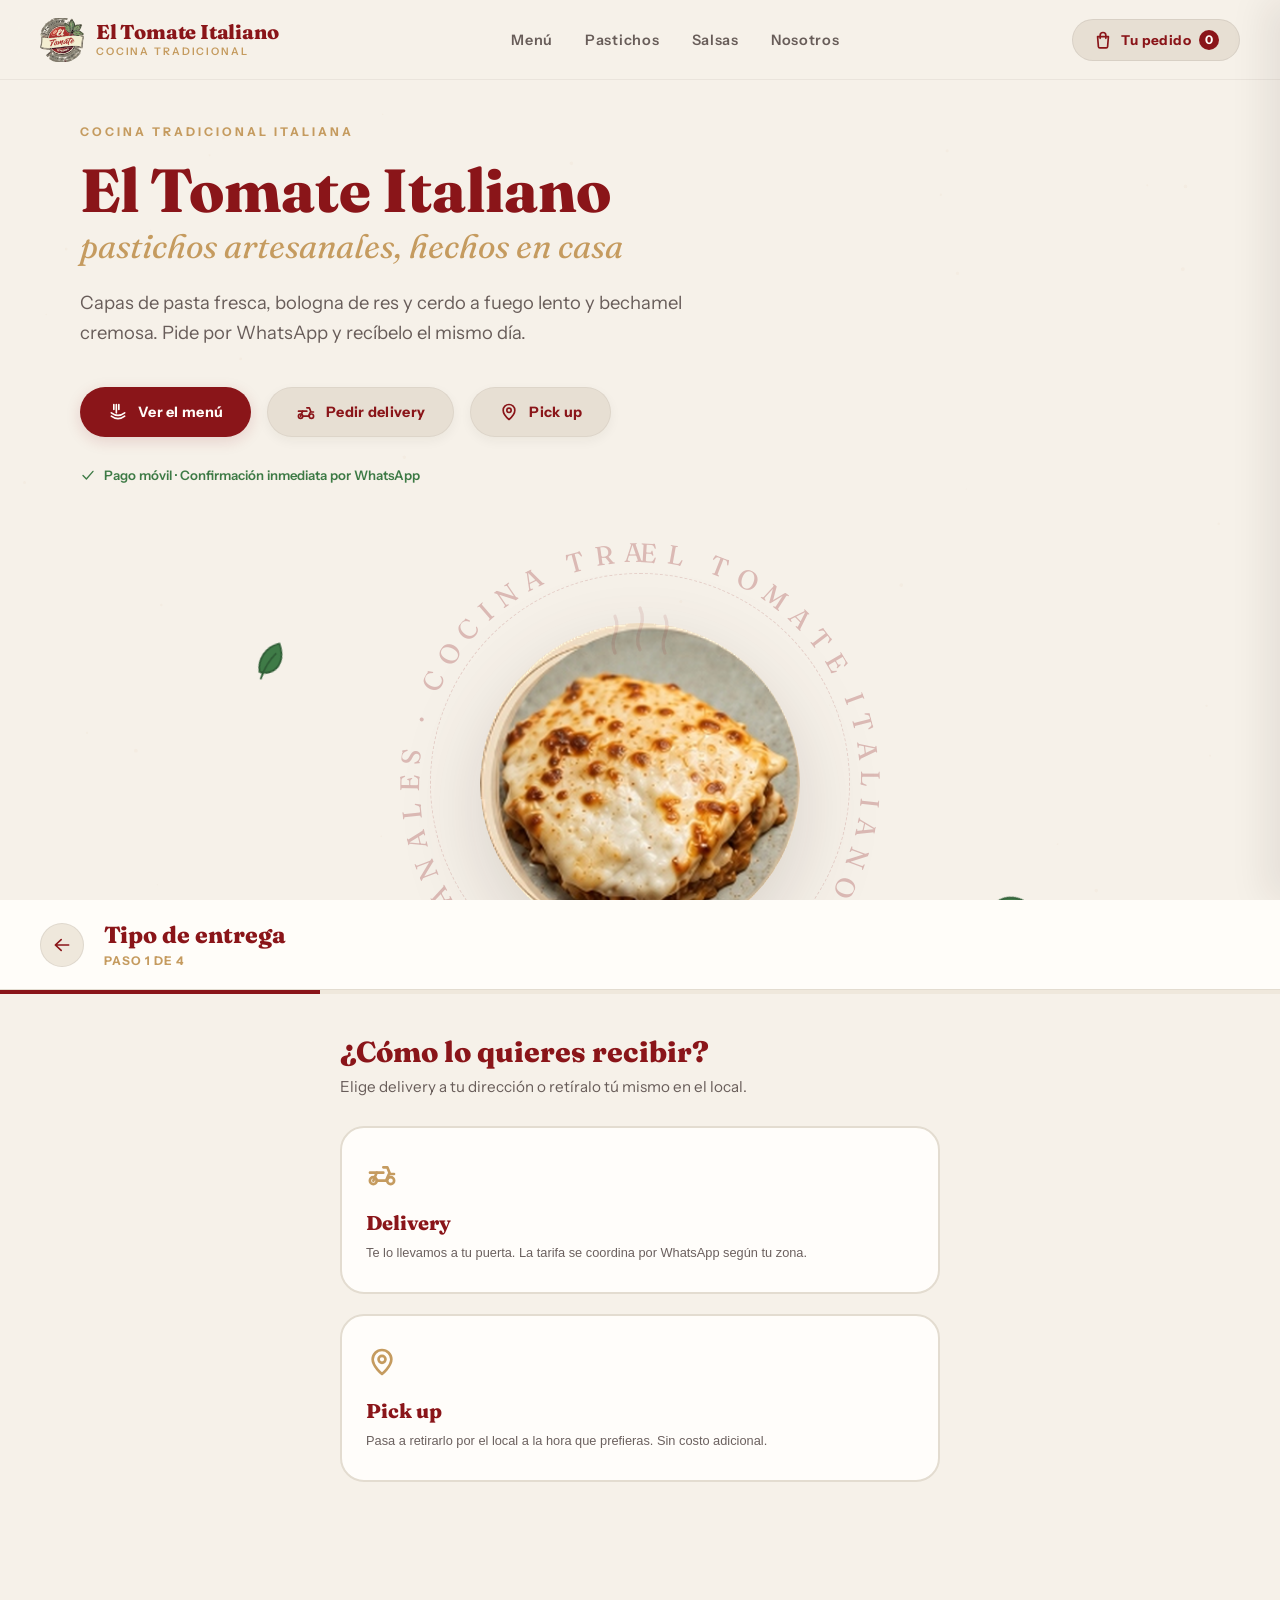
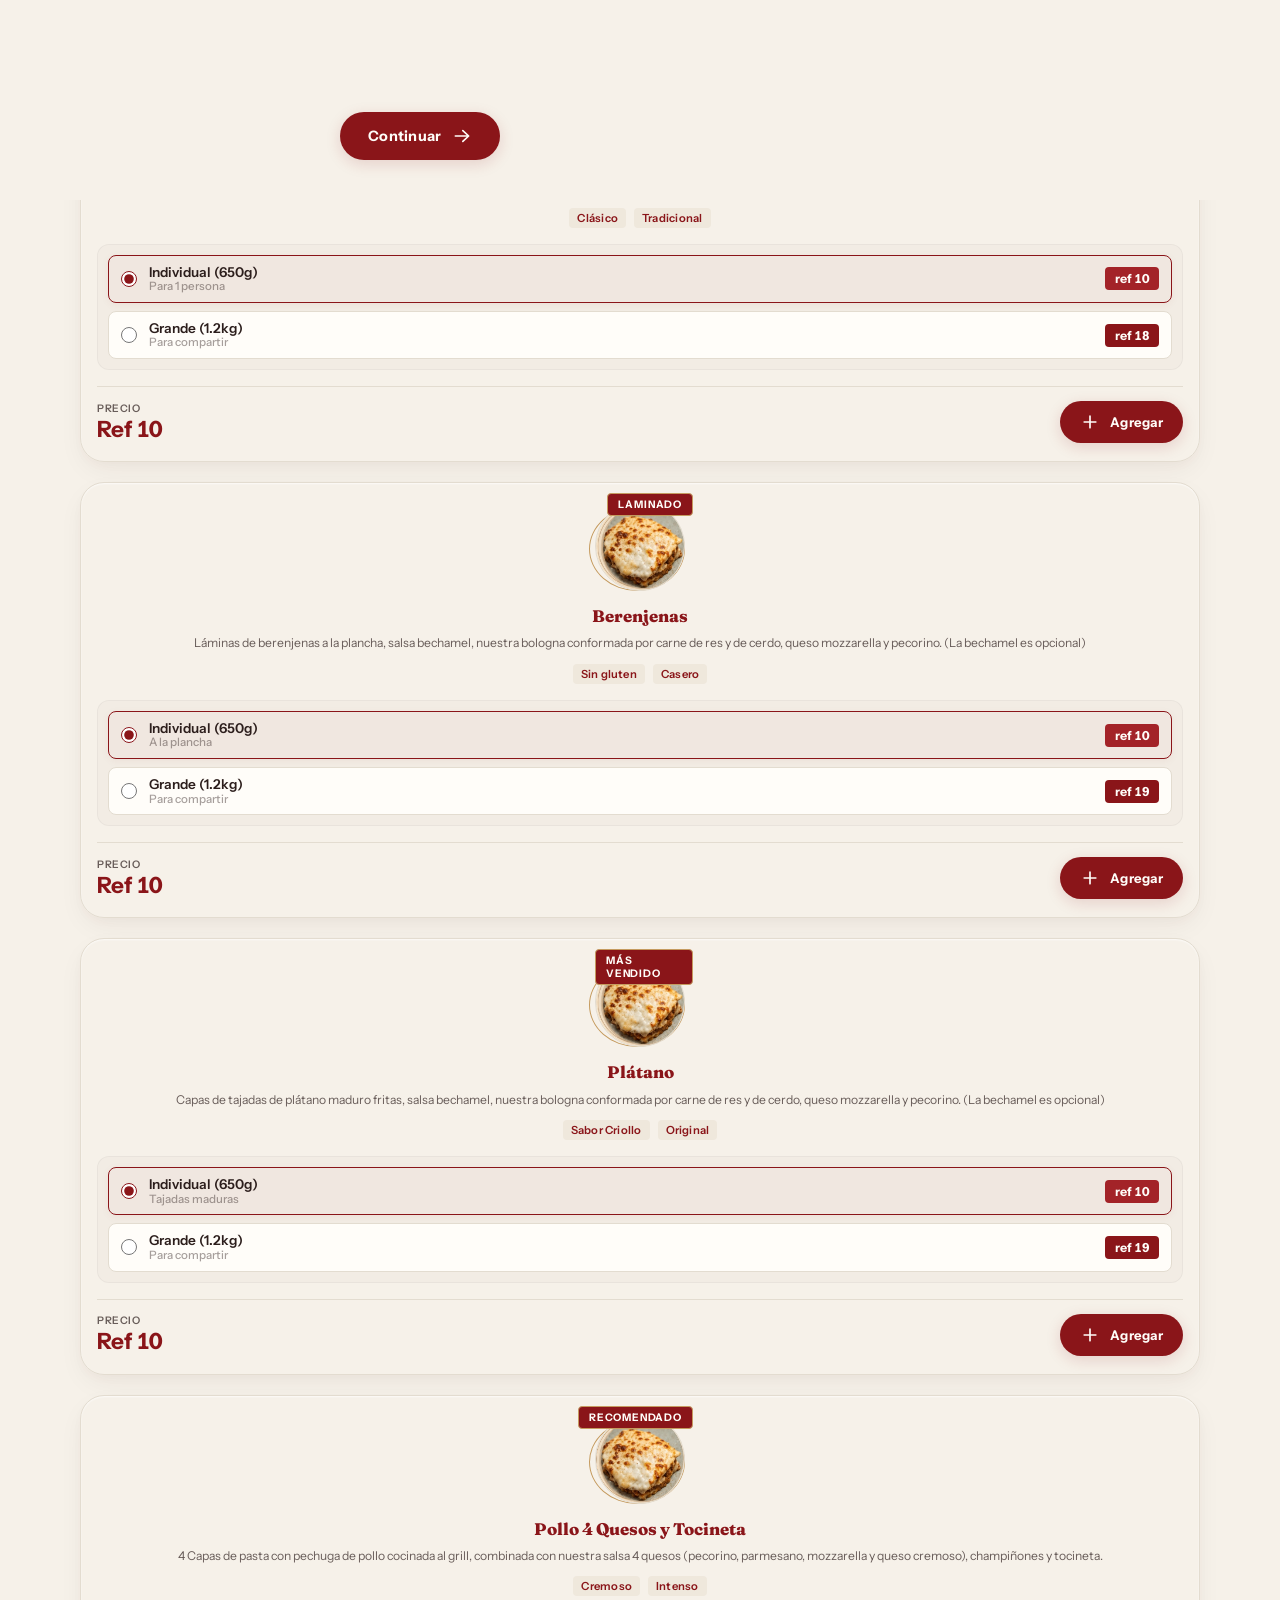
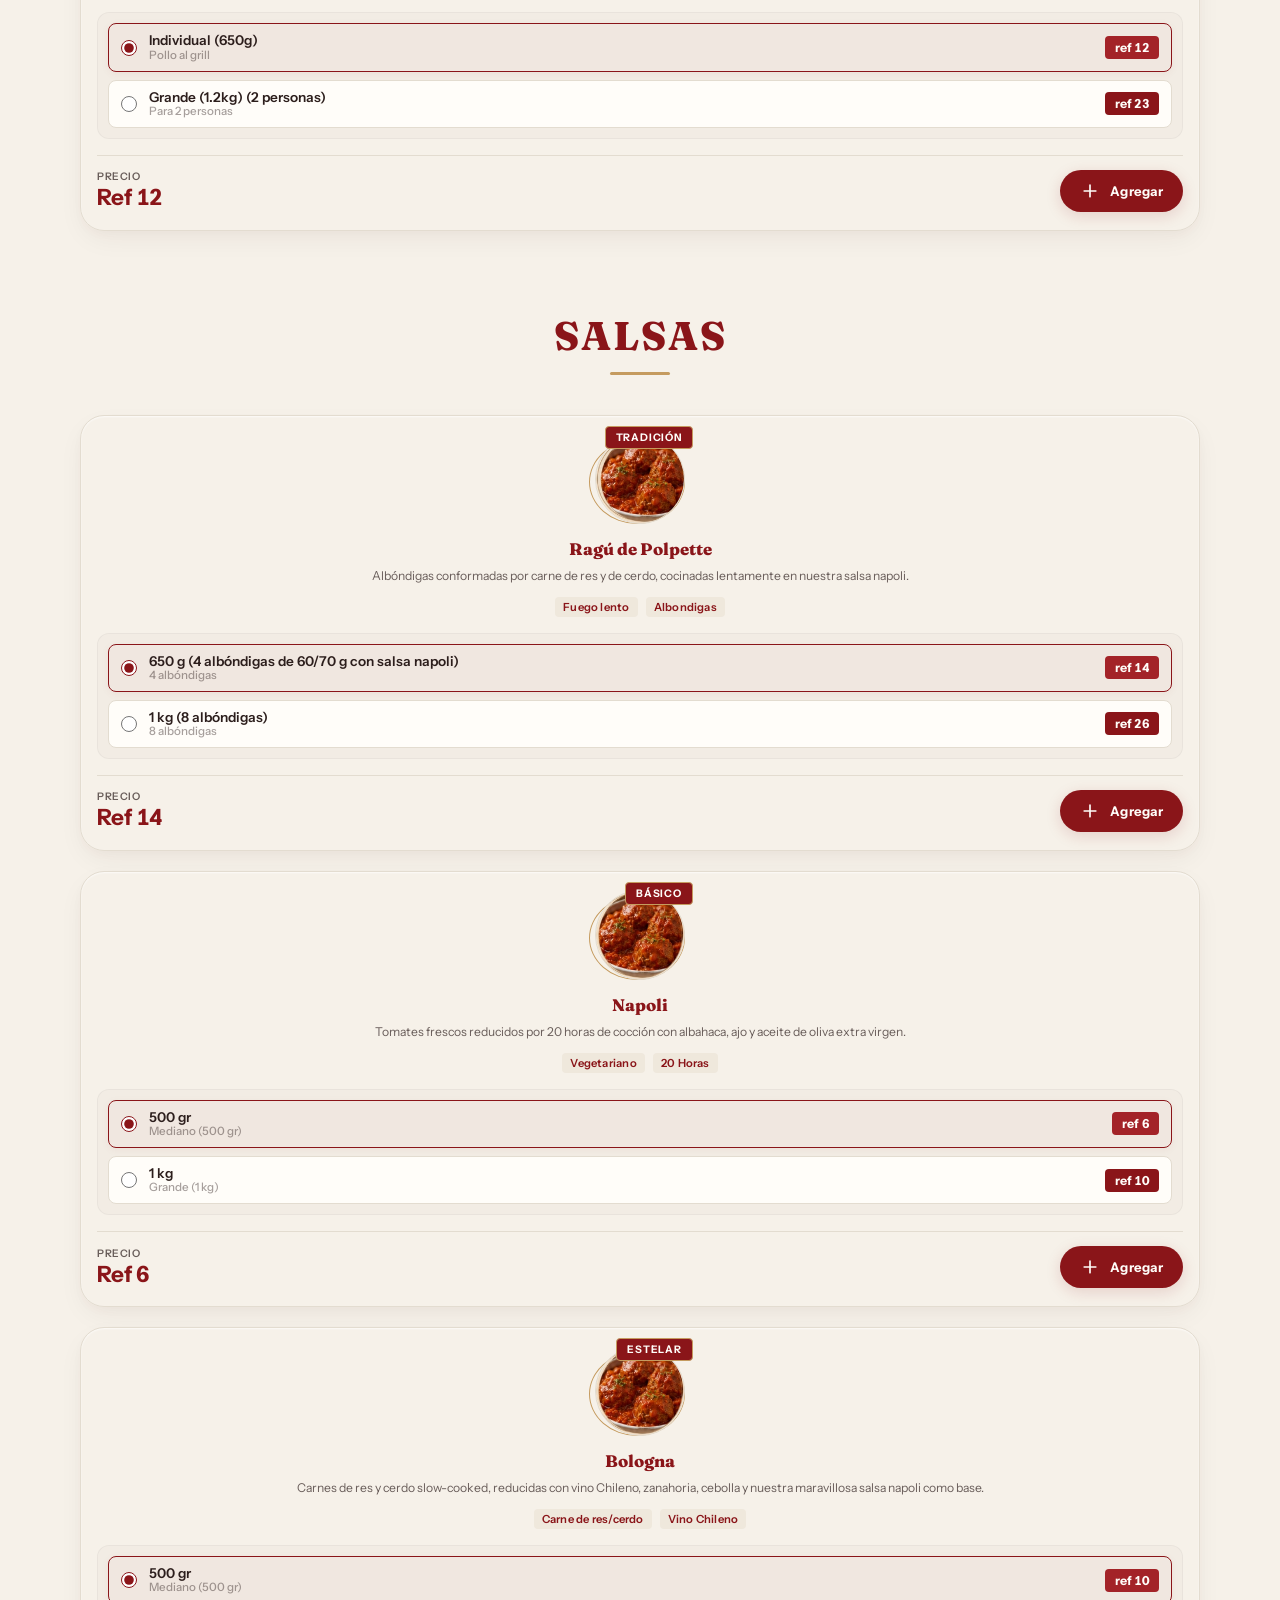
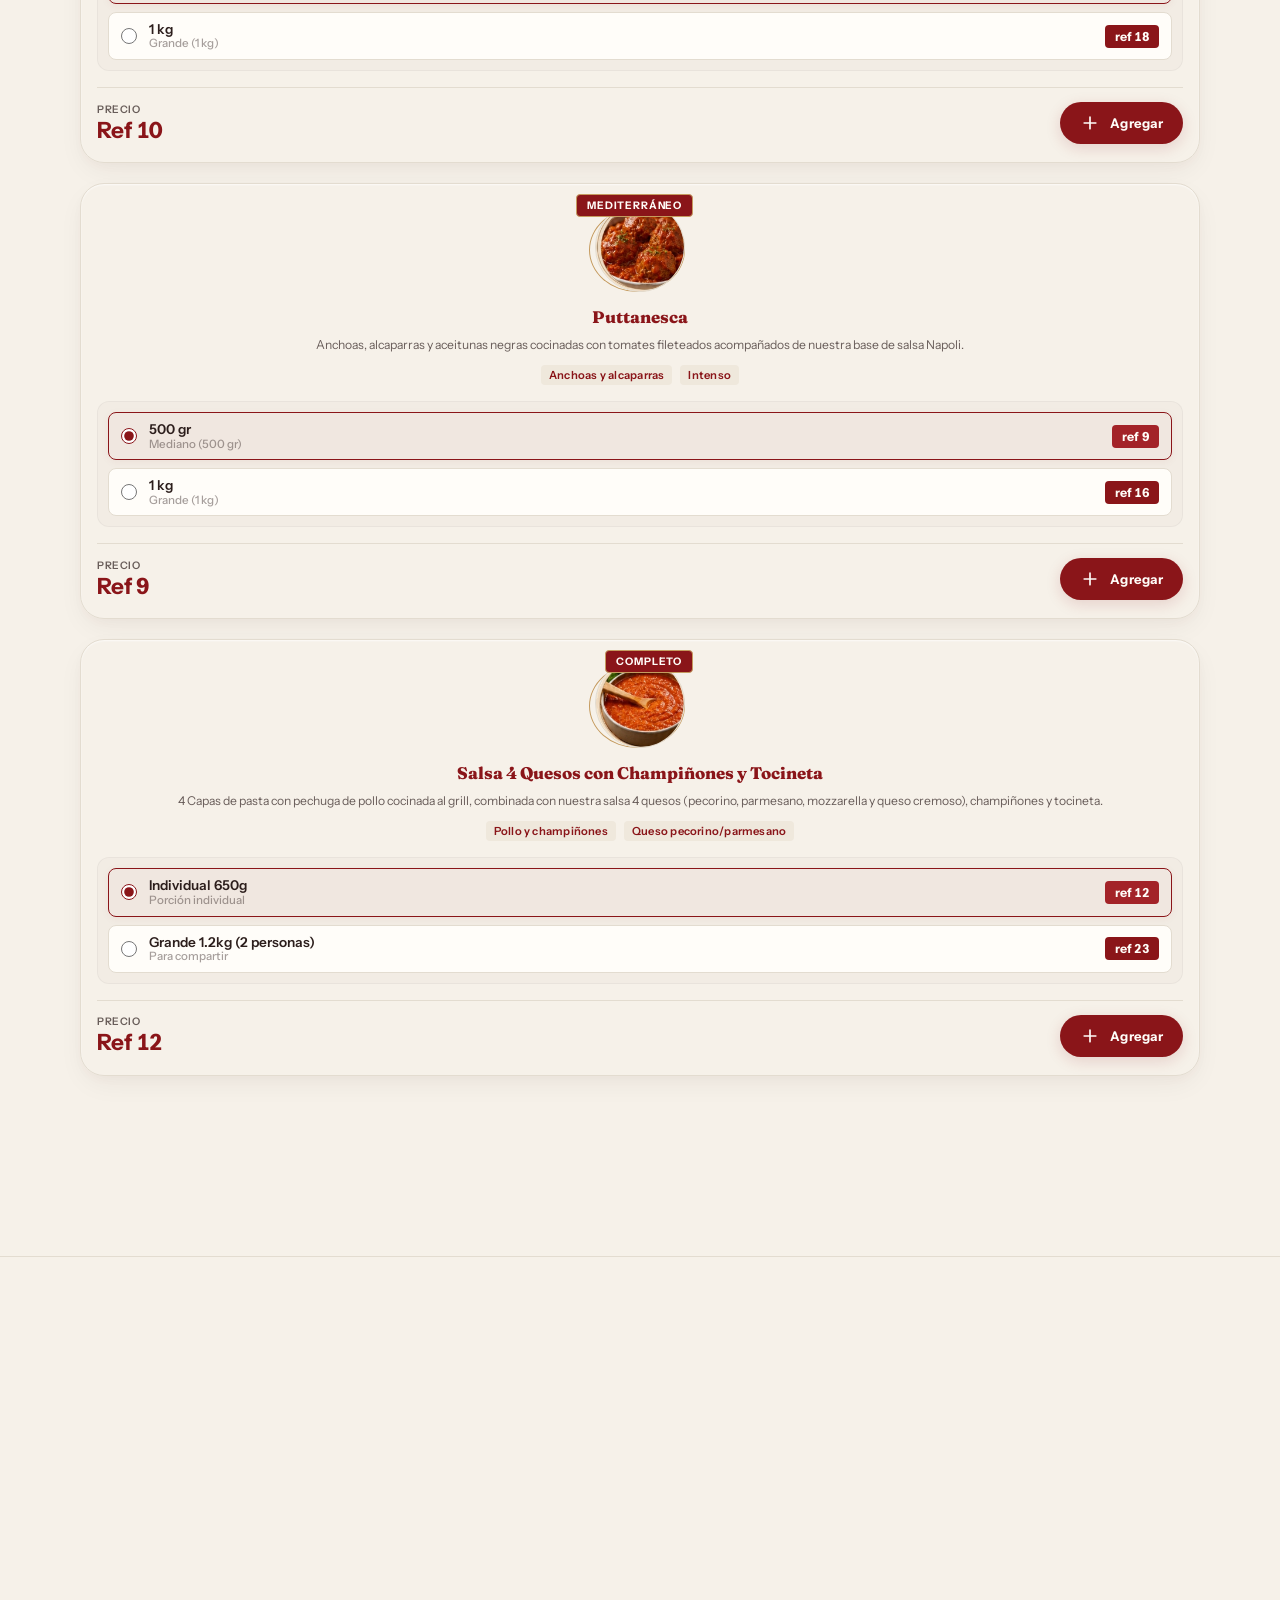
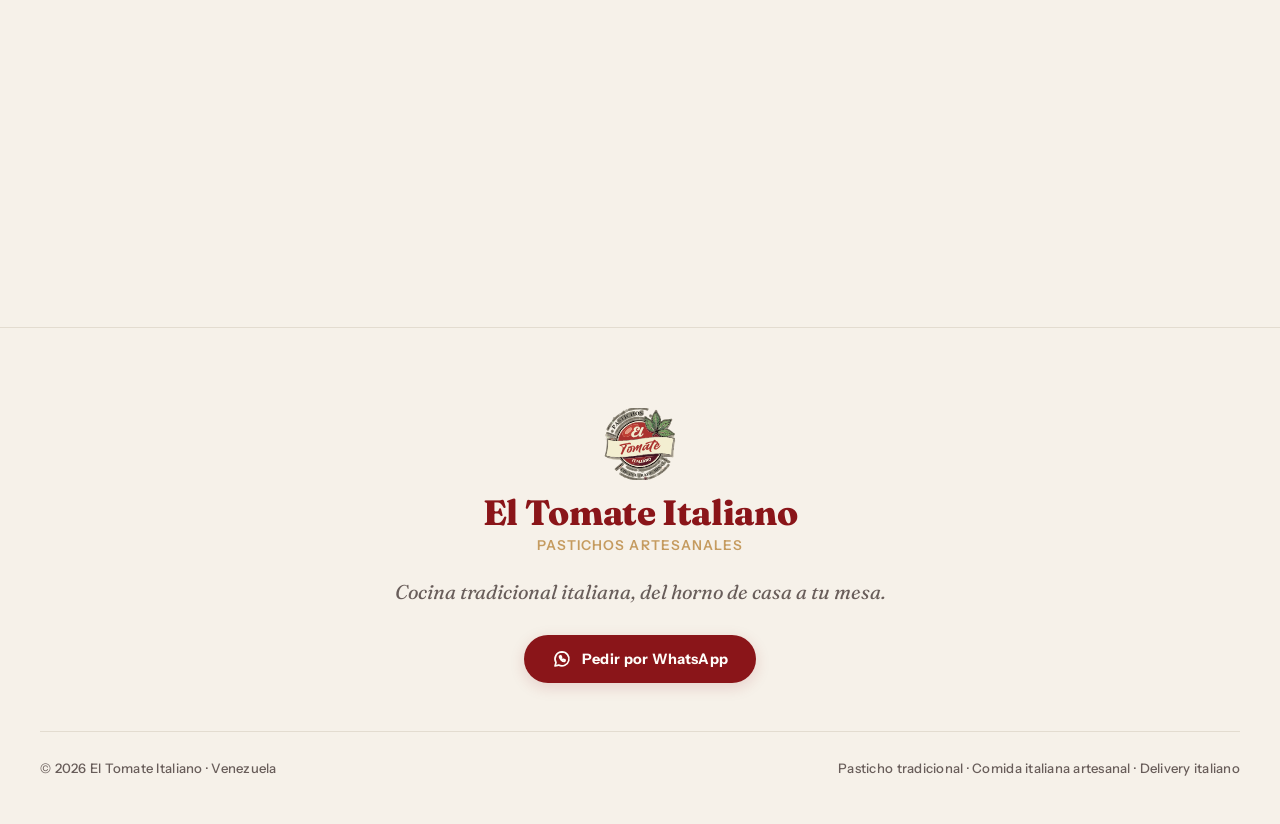
<file: index.html>
<!doctype html>
<html lang="es">
<head>
<meta charset="utf-8"/>
<meta name="viewport" content="width=device-width,initial-scale=1,viewport-fit=cover"/>
<title>El Tomate Italiano — Pasticho tradicional y comida italiana artesanal · Delivery y Pick Up</title>
<meta name="description" content="Pasticho italiano en Venezuela: pastichos artesanales de 650 g y 1,2 kg, salsas de cocción lenta y delivery italiano por WhatsApp con pago móvil. Cocina tradicional italiana, horneada el mismo día."/>
<meta name="keywords" content="pasticho italiano venezuela, comida italiana artesanal, delivery italiano, pasticho tradicional, salsas italianas"/>
<meta name="theme-color" content="#B32126"/>
<link rel="manifest" href="manifest.webmanifest"/>
<link rel="icon" href="assets/icons/icon-64.png"/>
<link rel="apple-touch-icon" href="assets/icons/icon-180.png"/>
<meta property="og:title" content="El Tomate Italiano — Pastichos Artesanales & Cocina Tradicional"/>
<meta property="og:description" content="Auténtico pasticho italiano en Venezuela. Masa artesanal, bechamel casera y bologna a fuego lento. Pide por WhatsApp con delivery o pick up."/>
<meta property="og:image" content="https://el-tomate-italiano.vercel.app/assets/og.jpg"/>
<meta property="og:image:width" content="1200"/>
<meta property="og:image:height" content="675"/>
<meta property="og:type" content="website"/>
<meta name="twitter:card" content="summary_large_image"/>
<meta name="twitter:title" content="El Tomate Italiano — Pastichos Artesanales"/>
<meta name="twitter:description" content="Pasticho artesanal italiano horneado el mismo día. Haz tu pedido por WhatsApp."/>
<meta name="twitter:image" content="https://el-tomate-italiano.vercel.app/assets/og.jpg"/>
<link rel="preconnect" href="https://fonts.googleapis.com">
<link rel="preconnect" href="https://fonts.gstatic.com" crossorigin>
<link href="https://fonts.googleapis.com/css2?family=Fraunces:ital,opsz,wght@0,9..144,100..900;1,9..144,100..900&family=Instrument+Sans:ital,wght@0,400..700;1,400..700&display=swap" rel="stylesheet">
<link rel="stylesheet" href="css/styles.css"/>
<script src="js/vendor/gsap.min.js"></script>
<script src="js/vendor/ScrollTrigger.min.js"></script>
<script type="application/ld+json">
{"@context":"https://schema.org","@type":"Restaurant","name":"El Tomate Italiano","servesCuisine":["Italiana","Pasticho"],"slogan":"Pastichos artesanales · Cocina tradicional italiana","priceRange":"$$","acceptsReservations":"False","hasMenu":{"@type":"Menu","hasMenuSection":[{"@type":"MenuSection","name":"Pastichos"},{"@type":"MenuSection","name":"Salsas"}]},"areaServed":"Venezuela"}
</script>
</head>
<body>
<a class="skip" href="#menu">Ir al menú</a>

<!-- ═══════════ SPRITE DE ICONOS ═══════════ -->
<svg width="0" height="0" style="position:absolute" aria-hidden="true"><defs>
<symbol id="i-pasta" viewBox="0 0 24 24"><path d="M7 3v6M10 3v6M13 3v6M10 9v4"/><path d="M4 13c2.6 2 5.5 3 8 3s5.4-1 8-3"/><path d="M4 17c2.6 2 5.5 3 8 3s5.4-1 8-3"/></symbol>
<symbol id="i-moto" viewBox="0 0 24 24"><circle cx="5.5" cy="17" r="2.6"/><circle cx="18.5" cy="17" r="2.6"/><path d="M8 17h7l2.2-5H21M13 7h3l2 5M5.5 17 8 11h5"/><path d="M3 11h5"/></symbol>
<symbol id="i-pin" viewBox="0 0 24 24"><path d="M12 21s-7-5.6-7-11a7 7 0 0 1 14 0c0 5.4-7 11-7 11Z"/><circle cx="12" cy="10" r="2.6"/></symbol>
<symbol id="i-bag" viewBox="0 0 24 24"><path d="M5.5 8h13l-1 12.2a1.6 1.6 0 0 1-1.6 1.3H8.1a1.6 1.6 0 0 1-1.6-1.3L5.5 8Z"/><path d="M8.6 10V6.4a3.4 3.4 0 0 1 6.8 0V10"/></symbol>
<symbol id="i-wa" viewBox="0 0 24 24"><path d="M12 3.5a8.4 8.4 0 0 0-7.2 12.7L3.6 20.4l4.4-1.1A8.4 8.4 0 1 0 12 3.5Z"/><path d="M9 8.8c-.4 2.6 3.5 6.5 6.2 6.1l.6-1.6-2-1-.9.7c-.9-.4-1.7-1.2-2.1-2.1l.7-.9-1-2-1.5.8Z"/></symbol>
<symbol id="i-arrow" viewBox="0 0 24 24"><path d="M4 12h15M13 5.5 20 12l-7 6.5"/></symbol>
<symbol id="i-back" viewBox="0 0 24 24"><path d="M20 12H5M11 5.5 4 12l7 6.5"/></symbol>
<symbol id="i-x" viewBox="0 0 24 24"><path d="M6 6l12 12M18 6 6 18"/></symbol>
<symbol id="i-plus" viewBox="0 0 24 24"><path d="M12 5v14M5 12h14"/></symbol>
<symbol id="i-minus" viewBox="0 0 24 24"><path d="M5 12h14"/></symbol>
<symbol id="i-check" viewBox="0 0 24 24"><path d="M4.5 12.8 9.6 18 19.5 6.5"/></symbol>
<symbol id="i-up" viewBox="0 0 24 24"><path d="M12 15V4M7.5 8 12 3.6 16.5 8"/><path d="M4.5 15v3.4A2.6 2.6 0 0 0 7.1 21h9.8a2.6 2.6 0 0 0 2.6-2.6V15"/></symbol>
<symbol id="i-user" viewBox="0 0 24 24"><circle cx="12" cy="8" r="3.6"/><path d="M5 20.4c.8-3.6 3.6-5.4 7-5.4s6.2 1.8 7 5.4"/></symbol>
<symbol id="i-phone" viewBox="0 0 24 24"><path d="M7.4 3.8 9.7 3l1.7 4-1.9 1.5a11 11 0 0 0 4.9 5l1.6-1.9 4 1.7-.8 2.3c-.4 1.1-1.5 1.9-2.7 1.6C10.9 15.9 6.4 11 5.7 6.5c-.2-1.2.6-2.3 1.7-2.7Z"/></symbol>
<symbol id="i-clock" viewBox="0 0 24 24"><circle cx="12" cy="12" r="8.4"/><path d="M12 7.3V12l3.4 2.2"/></symbol>
<symbol id="i-home" viewBox="0 0 24 24"><path d="M4 11.2 12 4l8 7.2"/><path d="M6.2 10v10h11.6V10"/></symbol>
<symbol id="i-book" viewBox="0 0 24 24"><path d="M12 6.2C10 4.6 7 4.4 4 5.2v13c3-.8 6-.6 8 1 2-1.6 5-1.8 8-1v-13c-3-.8-6-.6-8 1Z"/><path d="M12 6.2v13"/></symbol>
<symbol id="i-receipt" viewBox="0 0 24 24"><path d="M6 3.5h12V21l-2.4-1.6L13.2 21l-2.4-1.6L8.4 21 6 19.4V3.5Z"/><path d="M9 8h6M9 11.5h6M9 15h3.6"/></symbol>
<symbol id="i-copy" viewBox="0 0 24 24"><rect x="8.6" y="8.6" width="11" height="11" rx="2.4"/><path d="M5.4 14.6a2 2 0 0 1-1-1.8V6.4a2 2 0 0 1 2-2h6.4a2 2 0 0 1 1.8 1"/></symbol>
<symbol id="i-spark" viewBox="0 0 24 24"><path d="M12 3.6 13.9 10l6.5 2-6.5 2L12 20.4 10.1 14l-6.5-2 6.5-2L12 3.6Z"/></symbol>
<symbol id="i-flame" viewBox="0 0 24 24"><path d="M12 3.6c1 2.8 4 4.4 5 7.4a5.8 5.8 0 1 1-11-.2C7.2 8 9 7 9.4 4.6c1 .6 1.8 1.5 2.6 3"/><path d="M12 20a3 3 0 0 0 2.8-4.2c-.6-1.4-2-2.2-2.8-3.8-.8 1.6-2.2 2.4-2.8 3.8A3 3 0 0 0 12 20Z"/></symbol>
<symbol id="i-leaf" viewBox="0 0 24 24"><path d="M19.5 4.5c.6 7.5-3 13.5-9.5 13.5-2 0-3.8-.6-5-1.6C6 9.5 12 4 19.5 4.5Z"/><path d="M4.5 20.5C8 15 12 11.5 16.5 9"/></symbol>
</defs></svg>

<!-- ═══════════ PRELOADER ═══════════ -->
<div class="pre" id="pre" aria-hidden="true">
  <div class="pre__stage pre__logo on" id="preLogo">
    <!--LOGO:START-->
<svg id="Layer_1" xmlns="http://www.w3.org/2000/svg" version="1.1" viewBox="0 0 659.5 691.14">
  <!-- Generator: Adobe Illustrator 30.6.0, SVG Export Plug-In . SVG Version: 2.1.4 Build 109)  -->
  <defs>
    <style>
      .st0 {
        stroke: #384c2e;
      }

      .st0, .st1, .st2, .st3, .st4, .st5, .st6, .st7, .st8, .st9, .st10, .st11, .st12, .st13, .st14, .st15, .st16, .st17, .st18, .st19, .st20, .st21, .st22, .st23, .st24, .st25, .st26, .st27, .st28, .st29, .st30, .st31, .st32, .st33, .st34, .st35, .st36, .st37, .st38, .st39, .st40, .st41, .st42, .st43, .st44, .st45, .st46, .st47, .st48, .st49, .st50, .st51, .st52, .st53, .st54, .st55, .st56, .st57, .st58, .st59 {
        fill: none;
        stroke-width: 2px;
      }

      .st1 {
        stroke: #3f5330;
      }

      .st60 {
        fill: #e49a83;
      }

      .st2 {
        stroke: #622221;
      }

      .st3 {
        stroke: #606e5b;
      }

      .st61 {
        fill: #922b2d;
      }

      .st4 {
        stroke: #a98480;
      }

      .st5 {
        stroke: #868072;
      }

      .st6 {
        stroke: #742129;
      }

      .st7 {
        stroke: #9e2f2e;
      }

      .st62 {
        fill: #2f5436;
      }

      .st63 {
        fill: #568649;
      }

      .st8 {
        stroke: #80242a;
      }

      .st9 {
        stroke: #865f54;
      }

      .st10 {
        stroke: #7b8e66;
      }

      .st64 {
        fill: #615852;
      }

      .st11 {
        stroke: #c6bdad;
      }

      .st12 {
        stroke: #c2bba8;
      }

      .st65 {
        fill: #c04035;
      }

      .st13 {
        stroke: #5c5652;
      }

      .st14 {
        stroke: #d26d5c;
      }

      .st15 {
        stroke: #8a775d;
      }

      .st16 {
        stroke: #201b1b;
      }

      .st17 {
        stroke: #797069;
      }

      .st18 {
        stroke: #bb9181;
      }

      .st19 {
        stroke: #50373a;
      }

      .st66 {
        fill: #64944d;
      }

      .st20 {
        stroke: #f0c6af;
      }

      .st21 {
        stroke: #9d837e;
      }

      .st22 {
        stroke: #925852;
      }

      .st23 {
        stroke: #cf9080;
      }

      .st24 {
        stroke: #4b1623;
      }

      .st25 {
        stroke: #243324;
      }

      .st26 {
        stroke: #548549;
      }

      .st27 {
        stroke: #554d49;
      }

      .st67 {
        fill: #191212;
      }

      .st28 {
        stroke: #91a184;
      }

      .st29 {
        stroke: #a93631;
      }

      .st30 {
        stroke: #641b27;
      }

      .st31 {
        stroke: #692027;
      }

      .st32 {
        stroke: #5d8d4b;
      }

      .st68 {
        fill: #3f1521;
      }

      .st33 {
        stroke: #8e292c;
      }

      .st34 {
        stroke: #aaa392;
      }

      .st35 {
        stroke: #2c141a;
      }

      .st36 {
        stroke: #8d897b;
      }

      .st69 {
        fill: #721f29;
      }

      .st70 {
        fill: #f3eed1;
      }

      .st37 {
        stroke: #a49768;
      }

      .st38 {
        stroke: #82252b;
      }

      .st39 {
        stroke: #b3877d;
      }

      .st71 {
        fill: #272424;
      }

      .st40 {
        stroke: #aea597;
      }

      .st41 {
        stroke: #a3796b;
      }

      .st42 {
        stroke: #c78e84;
      }

      .st43 {
        stroke: #46191e;
      }

      .st44 {
        stroke: #b78882;
      }

      .st45 {
        stroke: #acc18f;
      }

      .st72 {
        fill: #aa322f;
      }

      .st46 {
        stroke: #684f50;
      }

      .st73 {
        fill: #91887f;
      }

      .st74 {
        fill: #447645;
      }

      .st47 {
        stroke: #331d23;
      }

      .st48 {
        stroke: #b53932;
      }

      .st49 {
        stroke: #998279;
      }

      .st50 {
        stroke: #38141b;
      }

      .st51 {
        stroke: #ecc4aa;
      }

      .st52 {
        stroke: #c38d7f;
      }

      .st53 {
        stroke: #2f442c;
      }

      .st54 {
        stroke: #7f564b;
      }

      .st75 {
        fill: #561624;
      }

      .st55 {
        stroke: #a5827b;
      }

      .st56 {
        stroke: #8a8277;
      }

      .st57 {
        stroke: #4a7442;
      }

      .st58 {
        stroke: #3d3532;
      }

      .st59 {
        stroke: #591a25;
      }

      .st76 {
        fill: #fbf1db;
      }
    </style>
  </defs>
  <g>
    <path class="st36" d="M344.55,2.06l-30.5-1.06c-.37-.01-.67.27-.69.64l-.05,1.42c-.02.51.09.93.24.94,0,0,0,0,0,0l31.3,1.1c.15,0,.28-.41.3-.92l.05-1.42c.02-.37-.27-.68-.64-.7,0,0,0,0-.01,0" vector-effect="non-scaling-stroke"/>
    <path class="st5" d="M308.77,4.41l.05-2.26c.01-.44-.34-.81-.78-.82,0,0,0,0,0,0l-2.5-.06c-1.92-.04-3.5.71-3.52,1.69v.32c-.02.98,1.51,1.81,3.44,1.85,0,0,0,0,0,0l2.5.06c.44,0,.8-.34.81-.78" vector-effect="non-scaling-stroke"/>
    <path class="st5" d="M259.08,6.75c-13.09,2.57-25.32,5.79-36.67,9.66-1.4.47-1.74,1.39-1.02,2.76.39.73,1.25,1.08,2.04.83,5.77-1.87,11.15-3.58,16.16-5.11,6.06-1.85,14.13-3.25,20.22-4.44,6.09-1.2,14.09-2.96,20.4-3.54,5.21-.48,10.84-.94,16.89-1.39.83-.06,1.5-.71,1.58-1.54.15-1.54-.52-2.26-1.99-2.17-11.97.72-24.51,2.37-37.61,4.94" vector-effect="non-scaling-stroke"/>
    <path class="st36" d="M358.22,3.62c.03-.44-.3-.82-.74-.86,0,0,0,0,0,0l-9.11-.69c-.44-.03-.82.3-.86.74l-.16,2.07c-.03.44.3.82.74.86,0,0,0,0,0,0l9.11.69c.44.03.82-.3.86-.74l.16-2.07" vector-effect="non-scaling-stroke"/>
    <path class="st5" d="M401.7,11.13l-1.27.13c-.37.03-.74,0-1.09-.12-6.51-2.19-11.89-3.63-16.14-4.32-13.43-2.19-20.17-3.3-20.21-3.31-.53-.18-1.11.11-1.29.65,0,0,0,.01,0,.02l-.45,1.47c-.18.57.14,1.18.71,1.35.05.02.1.03.15.04,14.47,2.29,23.88,4.01,28.23,5.18,2.35.63,5,1.65,7.96,3.06.73.35,1.6.19,2.16-.41.59-.65,1.17-1.67,1.75-3.07.1-.25-.02-.54-.26-.64-.08-.03-.16-.04-.24-.03" vector-effect="non-scaling-stroke"/>
    <path class="st5" d="M204.85,27.34c0-1.6-1.3-2.9-2.9-2.9s-2.9,1.3-2.9,2.9,1.3,2.9,2.9,2.9,2.9-1.3,2.9-2.9" vector-effect="non-scaling-stroke"/>
    <path class="st12" d="M15.23,463.51l2.72,3.59c.28.36.63.65,1.03.85,6.76,3.34,10.99,5.9,17.37,7.64,7.11,1.95,11.46,2.98,13.05,3.11,1.28.1,2.42.21,3.43.34.39.05.78.14,1.16.28,3.25,1.22,5.78,1.24,9.07,3.61.26.18.56.3.87.34.33.04,1.05-.07,2.16-.34.98-.24,2.43-.2,4.35.12,5.93.99,12.52,1.84,19.76,2.56,3.39.34,10.01.87,19.85,1.6,5.49.4,11.64.61,18.47.64,6.13.02,13.33.73,20.12.56" vector-effect="non-scaling-stroke"/>
    <path class="st5" d="M148.64,488.41c7.94,10.43,13.63,17.22,17.07,20.38,4.06,3.72,8.26,7.69,12.6,11.92,2.29,2.22,4.87,3.82,6.87,5.73,1.12,1.07,2.85,2.46,5.19,4.15,7.59,5.48,15.7,10.82,24.33,16.03,5.39,3.25,10.36,5.11,14.73,7.6,3.09,1.75,6.86,3.45,11.29,5.1,12.06,4.49,23.58,8.85,34.87,11.04,6.31,1.22,9.76,1.91,10.37,2.08,3.81,1.01,7.28,1.63,10.39,1.84,5,.34,11.71,1.92,17.64,2.06,14.83.34,25.56.23,32.2-.34,8.88-.75,22.02-2.98,39.43-6.67,1.25-.27,2.49-.61,3.74-1.04,3.11-1.07,5.71-1.4,9.33-2.67,14.51-5.06,29.71-10.95,43.42-19.15,7.63-4.56,14.75-9.17,21.36-13.84,6.65-4.69,15.42-12.25,26.31-22.68,6.15-5.89,11.5-11.8,16.04-17.73,2.73-3.56,4.37-5.64,4.92-6.25,1.84-2.01,3.41-4.14,4.7-6.38,2.62-4.55,7-9.51,10.08-15.13,1.1-2.01,2.3-3.97,3.61-5.87" vector-effect="non-scaling-stroke"/>
    <path class="st12" d="M529.13,458.59l3.66,1.7c.23.11.48.16.74.17,1.23.02,2.74-.16,4.53-.55,2.3-.49,4.16-.24,5.59.76" vector-effect="non-scaling-stroke"/>
    <path class="st36" d="M543.65,460.67c-.43,1.61-.61,2.96-.52,4.05.05.61.5,1.1,1.1,1.2l.65.1c.48.07.92-.26.99-.74.01-.07.01-.15,0-.22l-.41-3.39" vector-effect="non-scaling-stroke"/>
    <path class="st12" d="M545.46,461.67c-.04-.49,0-.93.11-1.32.08-.31.36-.52.68-.52h8.62c.18,0,.37.04.53.12l2.57,1.21c.26.13.55.2.85.19,1.61-.04,4.04-.67,5.76-.69,6.7-.06,13.61-.18,20.73-.35.65-.01,1.48.11,2.5.36.26.07.53.1.8.11,2.09.1,9.24.25,21.45.46,10.68.18,21.05,1.22,31.11,3.13.47.09.92-.22,1.01-.68.01-.07.02-.14.01-.21-.47-9.31-.39-19.82.23-31.53.19-3.61.45-9.44.79-17.51.26-6.25.73-12.08,1.4-17.49.04-.35-.04-.59-.25-.74" vector-effect="non-scaling-stroke"/>
    <path class="st5" d="M644.36,396.21l.38-1.91" vector-effect="non-scaling-stroke"/>
    <path class="st12" d="M644.74,394.3c.52-6.25,1.16-12.61,1.92-19.07.65-5.52,1.79-9.97,2.31-14.95.31-2.93.93-6.66,1.85-11.17,3.28-16.09,5.28-25.48,6-28.16.25-.95.8-2.44,1.64-4.45.12-.29-.02-.62-.31-.74-.03-.01-.07-.02-.1-.03l-7.26-1.37" vector-effect="non-scaling-stroke"/>
    <path class="st5" d="M650.79,314.36l-.11-.69c-.05-.25-.03-.51.06-.75l5.61-16.72c.2-.61-.09-1.27-.68-1.53-7.11-3.11-14.48-5.82-22.12-8.15-.99-.3-4.09-1.01-9.3-2.13-3.15-.68-6.21-1.53-9.19-2.55" vector-effect="non-scaling-stroke"/>
    <path class="st12" d="M615.06,281.84c-.66-.63-.59-1.36.21-2.19,2.88-3.04,4.83-2.49,9.97-3.78,5.25-1.33,10.47-1.6,14.94-3.43,2.72-1.11,5.38-1.09,7.99-1.97.99-.34,1.52-1.42,1.18-2.41-.02-.07-.05-.14-.08-.2-.01-.05-.42-.38-1.22-1-.5-.39-1.01-.64-1.54-.73-2.15-.39-4.33-1.22-6.53-2.49-2.11-1.21-4.74-2-6.65-1.48-2,.55-3.34.74-4.01.55" vector-effect="non-scaling-stroke"/>
    <path class="st5" d="M629.32,262.71l-1.6-3.04c-.12-.23-.04-.51.19-.64.06-.03.12-.05.19-.05,1.32-.12,2.62-.04,4-.35,5.59-1.23,11.15-2.39,16.68-3.48,2.03-.4,3.97-.95,5.84-1.66.87-.33,1.3-1.3.97-2.18,0-.02-.02-.05-.03-.07-.31-.7-.93-1.32-1.88-1.85-6.77-3.76-13.75-8.1-21.59-10.44-.6-.18-.94-.8-.77-1.4.03-.1.08-.2.14-.29l1.81-2.8c.2-.31.12-.72-.19-.93-.08-.05-.17-.09-.27-.1l-10.37-1.61c-.63-.1-1.06-.68-.96-1.31.04-.28.19-.54.41-.72.46-.37.94-.65,1.45-.83.34-.12.56-.44.55-.8-.05-1.75-.71-2.78-1.96-3.11-3.31-.85-7.64-1.87-12.98-3.08-.68-.15-1.11-.83-.96-1.52.07-.31.25-.58.51-.76l2.21-1.55c.69-.49.85-1.44.37-2.13-.24-.34-.6-.56-1.01-.63l-21.14-3.28c-.32-.05-.54-.35-.49-.68.02-.11.07-.21.14-.3.47-.53,1-.94,1.59-1.23,1.01-.5,1.48-1.69,1.05-2.67-.19-.44-.55-.79-1.01-.96-.16-.06-.69-.15-1.6-.26-.65-.07-1.17-.09-1.58-.04-3.83.44-7.89.21-12.18-.69" vector-effect="non-scaling-stroke"/>
    <path class="st12" d="M574.85,205.27c4.08-2.83,7.25-5.98,9.5-9.44.24-.36.55-.68.91-.92,2.29-1.55,4.88-2.3,6.72-5.01.18-.26.19-.59.04-.87l-1.13-2.1c-.53-.96-.31-2.16.53-2.88l7.41-6.35" vector-effect="non-scaling-stroke"/>
    <path class="st5" d="M598.83,177.7c1.05-.59,1.63-1.24,1.75-1.95.04-.27-.14-.52-.4-.56-.02,0-.04,0-.06,0-1.09-.03-2.19-.41-3.31-1.13" vector-effect="non-scaling-stroke"/>
    <path class="st12" d="M596.81,174.06l10.33-8.13c.43-.35.51-.98.17-1.42-.11-.14-.26-.25-.44-.31-.83-.31-1.46-.91-1.89-1.82" vector-effect="non-scaling-stroke"/>
    <path class="st5" d="M604.98,162.38c2.51-1.77,4.3-4.05,5.38-6.83" vector-effect="non-scaling-stroke"/>
    <path class="st12" d="M610.36,155.55c1.8-2.07,2.67-4.61,2.62-7.63" vector-effect="non-scaling-stroke"/>
    <path class="st5" d="M612.98,147.92l2.98-3.16c.68-.72.64-1.85-.08-2.53-.08-.07-.16-.14-.25-.2l-2.56-1.66c-.41-.27-.53-.82-.26-1.23.02-.03.05-.07.07-.1,2.75-3.16,4.99-5.52,7.02-8.96,1.47-2.51,3.57-5.81,6.28-9.92,1.57-2.37,3.32-4.56,3.94-7.2.14-.59-.19-1.19-.76-1.39-.42-.15-.95-.12-1.59.07-10.59,3.13-16.93,4.96-19.01,5.49-3.39.87-5.99,2.17-7.82,3.91-.25.24-.65.22-.89-.03-.07-.08-.12-.17-.15-.27l-.76-2.91c-.17-.66-.84-1.07-1.51-.9-.07.02-.13.04-.2.07-4.17,1.85-7.74,3.9-10.7,6.15-.22.17-.54.13-.72-.09-.06-.08-.1-.17-.1-.27l-.4-3.92c-.12-1.13-1.13-1.94-2.26-1.82-.27.03-.52.11-.76.23l-12.91,6.99c-.12.07-.27.03-.34-.09-.05-.08-.04-.19.01-.27.72-1.13.89-2.53.5-4.22-.16-.69-.84-1.12-1.53-.96-.17.04-.33.11-.47.21-2.37,1.75-6.38,3.98-8.85,7.72-.19.29-.58.36-.86.17-.06-.04-.12-.1-.17-.16l-1.87-2.66c-.45-.63-1.33-.78-1.96-.33-.06.04-.12.09-.17.14l-9.17,9.07s-.04.04-.05.07c-1.87,2.56-3.9,4.72-6.07,6.47-.26.22-.66.18-.87-.09-.08-.1-.13-.21-.14-.33l-.32-3.14c-.07-.72-.72-1.24-1.44-1.17-.25.02-.48.12-.67.27-1.15.89-3.06,2.82-5.73,5.78-1.69,1.88-2.97,4.71-4.82,6.35-2.9,2.57-3.99,4.32-6.94,7.58-.08.09-.21.09-.3.01-.07-.06-.09-.17-.05-.25l3.41-7.2c.23-.48.11-1.06-.28-1.42-.58-.52-.93-1-1.05-1.43-.11-.36-.06-.76.14-1.09,2.42-4.11,2.91-8.96,3.79-13.6.16-.85-.36-1.69-1.21-1.91-.76-.2-1.97-.1-3.62.29-.22.06-.45-.07-.51-.3-.02-.09-.02-.19.02-.28,1.83-4.21,3.22-8.77,4.18-13.66.06-.29-.09-.58-.36-.7-1.38-.61-2.03-1.58-1.94-2.93.29-4.44.43-7.17.42-8.19,0-.44-.36-.79-.8-.78-.02,0-.04,0-.06,0-1.49.13-2.99.73-4.49,1.8-.18.13-.44.09-.57-.1-.06-.09-.09-.2-.07-.31.76-3.78,1.48-8.14,1.27-12.28-.05-.99.06-3.39.34-7.22.06-.82-.53-1.54-1.34-1.66-1.38-.2-2.84,1.12-4.59,2.4-.44.33-1.07.23-1.4-.22-.1-.14-.17-.31-.19-.49l-1.36-13.32c-.04-.37-.36-.65-.73-.65h-2.04c-.36,0-.65-.29-.65-.65h0c0-1.6-.42-3.25-1.23-4.95-.14-.28-.47-.39-.75-.26-.06.03-.12.07-.16.12-1.35,1.4-2.87,2.43-4.58,3.1-.25.09-.53-.03-.62-.28-.04-.1-.04-.21-.01-.31,1.2-3.75,1.39-7.73.58-11.92-.06-.35-.28-.65-.6-.82-.87-.48-2.13-.66-3.8-.54-.63.05-1.19-.42-1.25-1.05l-.31-3c-.03-.33-.11-.65-.24-.96-.85-2.07-1.39-3.85-1.6-5.35-.6-4.25-1.76-7.28-3.08-12.51-.29-1.15-.68-1.95-1.15-2.4-.75-.71-1.94-.68-2.65.07-.13.13-.23.29-.32.45-4.25,8.55-7.2,16.55-8.87,24-.09.38-.46.61-.84.52-.02,0-.03,0-.05-.01l-2.18-.69c-.57-.18-1.18.05-1.48.56-.51.85-.87,1.9-1.08,3.13-.81,4.87-1.3,8.43-1.46,10.69-.02.39-.36.68-.74.66-.25-.01-.47-.16-.58-.38l-1.31-2.43c-.32-.58-1.05-.8-1.62-.48-.2.11-.36.27-.47.46-2.86,5.04-3.39,11.79-3.76,17.55-.02.3-.27.52-.58.51-.07,0-.15-.02-.21-.06-1.15-.57-2.01-1.17-2.56-1.81-.69-.79-1.89-.87-2.68-.18-.41.36-.65.87-.65,1.42-.07,6.35-.7,12.16,1.08,17.66.1.32-.07.65-.39.76-.09.03-.18.04-.28.02l-3.75-.58c-.45-.07-.88.24-.95.69,0,.05-.01.11,0,.16.2,7.53.95,14.36,2.24,20.51.07.31-.12.62-.44.69-.13.03-.26.01-.38-.04l-2.57-1.21c-.25-.12-.56-.01-.68.24-.03.07-.05.14-.05.22.04,6.09.97,11.58,2.78,16.47.73,1.97,1.83,3.74,1.32,5.77-.05.18-.23.28-.41.23-.07-.02-.13-.06-.17-.12l-5.07-7c-.12-.16-.22-.33-.31-.51-1.07-2.15-2.21-6.31-5.21-3.59-.28.24-.7.22-.95-.06-.04-.04-.07-.09-.09-.14-1.29-2.61-2.63-5.09-4.01-7.44-1.01-1.73-2.21-2.76-3.59-3.11-.25-.06-.4-.32-.34-.57,0,0,0-.02,0-.03.15-.47.18-.9.07-1.29-.14-.54-.7-.87-1.25-.73-.24.06-.46.22-.59.43l-1.23,1.9c-.36.56-1.11.72-1.68.36-.21-.14-.38-.34-.47-.58-1.17-2.95-2.75-5.38-4.76-7.29-.38-.36-.97-.35-1.32.02-.04.05-.08.1-.12.15l-1.23,1.89c-.24.37-.73.47-1.09.23-.17-.11-.29-.28-.34-.47l-.49-1.89c-.06-.21-.15-.41-.27-.6l-4.02-6c-.36-.54-1.09-.68-1.62-.32-.18.12-.32.28-.41.47l-1.02,2.16c-.21.44-.73.63-1.18.42-.09-.04-.18-.1-.25-.18-2.77-2.81-4.66-5.03-7.94-7.4-5.85-4.22-9.51-7.59-13.87-13.31-.61-.81-1.75-1.12-3.42-.95-.32.04-.56.31-.56.63v13.56c0,.5-.4.9-.9.9-.16,0-.31-.04-.45-.12l-4.32-2.54c-.35-.2-.71-.35-1.1-.46-12.55-3.29-25.37-5.35-38.44-6.18-.95-.06-1.77.66-1.83,1.61,0,.01,0,.03,0,.04v.13c-.05.98.7,1.82,1.68,1.87,13.27.77,26.34,2.9,39.21,6.39.22.06.45.09.68.09l4.06.05c1.02.01,1.88.79,1.98,1.81l1.3,12.69c.04.35-.19.68-.53.77-1.41.39-2.47,1.03-3.18,1.93-.2.26-.26.6-.14.91.21.56.54.98.99,1.27.21.14.27.43.12.64-.08.12-.2.19-.34.2-2.05.17-3.54-1.54-5.33-1.72-4.03-.39-9.68-2.27-14.86-2.97-25.13-3.37-49.89-2.99-74.26,1.14-10.26,1.74-20.11,4.32-29.56,7.74-9.29,3.36-18.76,7.16-28.41,11.39-.37.16-1.49.87-3.38,2.12-.71.47-1.45.88-2.22,1.23-3.69,1.67-6.89,3.44-9.6,5.31-7.44,5.12-12.06,7.36-19.24,12.65-14.23,10.49-27.08,22.84-38.93,36.34-3.73,4.25-6.56,7.71-8.51,10.4-11.33,15.65-20.04,30.54-26.13,44.68-2.98,6.92-6.14,15.68-9.48,26.27-1.71,5.41-2.91,11.29-4.29,18.14-.07.36-.4.61-.76.59-6.7-.33-13.94-.47-21.71-.42-8.84.06-16.86,1.73-25.02,1.65-5.11-.05-11.93.25-20.46.9-5.27.4-10.56-.13-15.06.07-.43.02-.76.39-.74.82,0,.03,0,.05,0,.08.31,1.92.47,3.73.49,5.42.13,13.76.55,21.37,0,33-1.02,21.95-3.1,42.97-6.23,63.05-1.44,9.26-3.93,19.38-5.85,28.64-1.84,8.85-4.39,17.93-7.66,27.25-.17.47.08.98.55,1.15.02,0,.04.01.06.02l1.97.54c.58.16,1.14.38,1.68.65,3.3,1.67,6.61,2.92,9.92,3.76" vector-effect="non-scaling-stroke"/>
    <path class="st27" d="M612.98,147.92c-2.18,1.71-4.44,3.35-6.78,4.93-.53.36-.82.8-.86,1.31-.04.53.43,1,1.06,1.03.06,0,.12,0,.18,0,.85-.07,1.76-.31,2.74-.74.46-.2.78-.18.97.07.15.21.18.56.07,1.03" vector-effect="non-scaling-stroke"/>
    <path class="st27" d="M604.98,162.38c-3.85,1.85-7.14,4.4-9.86,7.64-.37.44-.33,1.09.1,1.47,1.18,1.05,1.71,1.9,1.59,2.57" vector-effect="non-scaling-stroke"/>
    <path class="st27" d="M598.83,177.7c-.81-.04-1.54-.29-2.2-.76-.27-.19-.61-.28-.94-.24-1.23.13-2.14.83-2.73,2.11-.04.09-.11.17-.2.23l-6.66,4.05c-.53.32-.79.95-.63,1.55l.6,2.31c.26.98-.34,1.99-1.33,2.24-.04,0-.07.02-.11.03-4.31.81-6.49,1.23-6.56,1.24-1.02.22-2.08.73-3.17,1.52-.29.21-.39.61-.22.94.36.7.93,1.29,1.71,1.78.29.19.38.57.2.87-.06.09-.14.17-.24.22-4.46,2.39-9.28,4.07-14.47,5.04-.42.07-.71.48-.63.9.02.11.07.22.13.32l2.66,3.78c.32.45.93.55,1.38.24.11-.08.2-.17.27-.29.34-.55.65-.91.93-1.09.2-.13.67-.14,1.41-.03,2.59.38,4.87.58,6.82.61" vector-effect="non-scaling-stroke"/>
    <path class="st27" d="M629.32,262.71c-1.35,1.21-3.42,2.05-6.19,2.52-4.07.69-7.68.19-10.83-1.5" vector-effect="non-scaling-stroke"/>
    <path class="st1" d="M612.3,263.73c-4.39-4.13-8.91-8.03-13.56-11.72-1.51-1.2-2.69-2.49-3.55-3.87-.08-.13-.22-.22-.38-.24l-18.02-2.01c-.15-.02-.28.09-.3.24,0,.07.01.15.06.2,3.09,3.63,7.1,6.77,9.71,10.69,1.69,2.52,4.64,3.58,8.06,4.99,2.86,1.19,5,3.83,8.64,4.6.78.16,1.57-.23,1.92-.95.37-.77.53-1.7.46-2.79-.01-.26.18-.48.44-.5.07,0,.14,0,.2.04l5.05,2.13" vector-effect="non-scaling-stroke"/>
    <path class="st27" d="M611.03,264.54c1.62,2.31-.68,5.5-1.5,7.72-.08.23-.28.39-.52.41-4.85.49-9.3,0-13.34-1.46-.21-.08-.45.03-.53.24-.03.08-.03.17-.01.25l1.32,5.11c.35,1.34,1.46,2.35,2.83,2.56l15.78,2.47" vector-effect="non-scaling-stroke"/>
    <path class="st27" d="M650.79,314.36l.25,1.03c.07.3.03.61-.12.87-2.28,4.07-2.35,8.39-3.3,12.4-1.99,8.34-3.44,16.27-4.33,23.8-.38,3.24-.95,5.98-1.7,8.21-.11.33-.18.66-.21,1.01-.63,6.91-1.64,14.32-3.03,22.25-.41,2.34-.72,5.04-.92,8.11-.18,2.81-.39,5.53-.62,8.16-.54,6.14-1.18,17.44-1.91,33.9-.27,6.12.3,12.6-.19,19.4-.08,1.15-.31,1.9-.69,2.25-.71.67-1.43.8-2.15.37-5.7-3.38-9.23-.85-15.45-.69-21.79.58-40.76.98-56.91,1.21-.12,0-.24-.01-.35-.04l-2.2-.62c-.2-.05-.41.03-.52.2-.24.39-.7.51-1.39.37-.26-.05-.51-.16-.72-.33-1.53-1.25-2.58-3.4-3.14-6.47-.05-.24.11-.47.35-.51.1-.02.2,0,.29.04l2.02,1.12c.29.16.64.09.86-.15,1.46-1.65,2.29-3.84,2.49-6.57.04-.4.39-.7.79-.66.3.03.55.24.64.53l.65,2.52c.04.14.04.29,0,.43-1.91,5.62-1.64,7.54.81,5.75" vector-effect="non-scaling-stroke"/>
    <path class="st16" d="M560.08,452.25l6.22-.39" vector-effect="non-scaling-stroke"/>
    <path class="st54" d="M566.3,451.86c1.04.17,1.65-.13,1.83-.91.19-.84.28-2.22.25-4.15" vector-effect="non-scaling-stroke"/>
    <path class="st27" d="M568.38,446.8l.31-2.91c.03-.32.31-.54.63-.51.23.02.42.18.49.4.7,2.25.86,4.62.49,7.1-.01.1,0,.2.05.3.31.65,1.02.76,2.11.31" vector-effect="non-scaling-stroke"/>
    <path class="st58" d="M572.46,451.49l8.46.46c.27.01.53-.11.69-.33.29-.4.25-.66-.12-.78" vector-effect="non-scaling-stroke"/>
    <path class="st27" d="M581.49,450.84c-.55-1.61-.73-3.26-.52-4.94.02-.2.19-.35.39-.33.16.01.29.13.32.28l1.25,4.83c.25.96,1.23,1.54,2.2,1.29.72-.19,1.26-.81,1.34-1.55l.67-6.05c.05-.39-.23-.75-.62-.81-1.05-.15-2.1-.13-3.16.07" vector-effect="non-scaling-stroke"/>
    <path class="st58" d="M583.36,443.63l-5.55-.31" vector-effect="non-scaling-stroke"/>
    <path class="st27" d="M577.81,443.32c-1.32-.82-2.33-1.12-3.04-.91" vector-effect="non-scaling-stroke"/>
    <path class="st58" d="M574.77,442.41l-3.58-.42" vector-effect="non-scaling-stroke"/>
    <path class="st27" d="M571.19,441.99l-4.17-.08" vector-effect="non-scaling-stroke"/>
    <path class="st16" d="M567.02,441.91c-.85-.09-1.35-.08-1.52.02" vector-effect="non-scaling-stroke"/>
    <path class="st27" d="M565.5,441.93c-3.36.35-6.24,0-8.65-1.07-.45-.2-.94-.3-1.43-.31-7.67-.09-12.53-.15-14.59-.18-2.52-.03-3.61.56-4.69,2.89-2.37,5.13-4.7,10.24-7.01,15.33" vector-effect="non-scaling-stroke"/>
    <path class="st27" d="M148.64,488.41l-9.35-13.54c-.33-.47-.88-.75-1.45-.72-14.53.61-29.63.66-45.3.13-3.68-.13-7.44-.46-11.29-1.01-8.13-1.16-17.64-.79-24.77-2.06-3.91-.69-7.66-1.2-11.27-1.53-2.71-.25-6.46-.88-11.23-1.91-6.22-1.35-12.47-2.77-18.75-4.26" vector-effect="non-scaling-stroke"/>
    <path class="st27" d="M644.74,394.3c-.32-.85-1.56-.72-3.73.39-.41.21-.58.71-.37,1.13.15.29.45.47.77.46.53,0,1.08.12,1.65.39.33.16.72.1.98-.15l.32-.31" vector-effect="non-scaling-stroke"/>
    <path class="st13" d="M545.46,461.67l-.15-1.07c-.05-.33-.36-.56-.7-.51-.02,0-.04,0-.05.01-.29.07-.59.26-.91.57" vector-effect="non-scaling-stroke"/>
    <path class="st13" d="M565.5,441.93c-1.55,4.12-3.36,7.56-5.42,10.32" vector-effect="non-scaling-stroke"/>
    <path class="st17" d="M574.77,442.41c-1.18,2.62-1.3,5.37-.35,8.24.06.19.22.34.42.38.26.07.46.08.59.04.34-.1.55-.44.49-.79-.39-2.21.24-4.53,1.89-6.96" vector-effect="non-scaling-stroke"/>
    <path class="st17" d="M583.36,443.63l-3.72.18c-.73.04-1.3.66-1.26,1.4,0,.09.02.18.04.26.31,1.17.74,2.13,1.27,2.87.22.3.31.68.25,1.05l-.22,1.44c-.05.29.16.57.45.62.01,0,.03,0,.04,0,.79.07,1.21-.14,1.28-.61" vector-effect="non-scaling-stroke"/>
    <path class="st17" d="M571.19,441.99c1.15,2.66,1.58,5.83,1.27,9.5" vector-effect="non-scaling-stroke"/>
    <path class="st18" d="M568.38,446.8c.15-2.5-.33-3.52-1.42-3.06" vector-effect="non-scaling-stroke"/>
    <path class="st10" d="M612.3,263.73c-.44.14-.86.41-1.27.81" vector-effect="non-scaling-stroke"/>
    <path class="st13" d="M567.02,441.91l-.06,1.83" vector-effect="non-scaling-stroke"/>
    <path class="st9" d="M566.96,443.74c-.71,2.07-1.46,4.14-2.25,6.21-.25.67-.22,1.15.09,1.44.31.29.81.45,1.5.47" vector-effect="non-scaling-stroke"/>
    <path class="st36" d="M354.91,40.26v-7.87c0-.28-.19-.52-.46-.58-1.06-.24-1.9.07-2.52.94-.23.34-.67.47-1.05.33-6.23-2.27-14.44-2.49-19.07,2.41-2.56,2.71-3.11,6.04-1.66,10.01,1.85,5.07,9.85,8.14,14.88,10.49,2.16,1.01,4.81,3.22,3.36,5.83-2.16,3.88-6.48,4.51-10.47,2.84-3.7-1.56-5.87-4.43-6.51-8.61-.06-.4-.41-.69-.81-.69h-1.35c-.39,0-.7.31-.7.7,0,.02,0,.05,0,.07.33,3.12.01,6.31-.95,9.58-.14.47.13.97.6,1.1.08.02.17.04.26.04h.85c.55,0,1.05-.32,1.27-.82.18-.4.36-.69.55-.86.3-.26.72-.34,1.09-.19,4.27,1.66,8.58,2.37,12.95,2.12,5.56-.32,11.67-3.43,12.19-9.48.35-4.12-1.84-7.44-5.43-9.32-6.3-3.28-10.11-4.98-13.04-7.17-1.84-1.37-2.42-3.25-1.41-5.32.15-.31.37-.58.64-.8,3.07-2.51,7.99-2.24,10.89.7,1.33,1.35,2.32,3.02,2.95,5.01.25.8,1.1,1.24,1.89.99.63-.2,1.06-.78,1.06-1.45" vector-effect="non-scaling-stroke"/>
    <path class="st36" d="M298.55,68.32c.38.08.76.15,1.15.21.35.05.7.1,1.05.14.04,0,.07.01.11.01.02,0,.03,0,.04,0,.31.04.63.07.94.08.48.03.97.05,1.46.05.68,0,1.37-.03,2.07-.09,11.35-.97,19.88-9.71,19.03-19.51-.84-9.81-10.72-16.97-22.07-15.99-11.35.97-19.88,9.71-19.03,19.51.02.25.05.51.09.76,0,.05.01.09.02.14.03.27.08.53.13.8.05.28.12.55.19.82h0c.14.56.31,1.09.5,1.61.1.26.2.52.31.78.23.51.48,1.01.75,1.49s.57.95.89,1.41c.16.23.33.45.5.68.35.44.72.87,1.1,1.27.2.21.4.41.6.6.21.2.42.39.63.58.22.19.44.37.66.55.18.14.36.28.55.42.14.11.29.21.44.31l.12.09c.82.57,1.68,1.07,2.59,1.52.54.26,1.09.5,1.65.72s1.14.42,1.73.59c.58.18,1.19.33,1.8.45"/>
    <path class="st5" d="M183.83,38.81c.19-.12.25-.36.13-.55-.08-.12-.21-.2-.36-.19-2.89.14-5.25-.87-7.1-3.04-.23-.26-.55-.43-.89-.46-1.03-.09-1.89.06-2.58.47-.32.18-.59.45-.77.78-.47.83-1.01,1.42-1.64,1.79-.39.23-.51.72-.29,1.11,0,0,0,0,0,.01l1.99,3.29c.18.3.09.68-.21.87,0,0,0,0,0,0l-21.26,12.92c-.48.3-.71.87-.57,1.41l.4,1.57c.12.45.58.73,1.04.61.08-.02.16-.06.23-.1l21.67-13.17c.18-.12.4-.16.61-.13l2.34.37c.34.05.7-.01,1-.18l3.79-2.05c.31-.17.51-.49.52-.85l.09-2.67c.02-.44.26-.84.63-1.06l1.22-.75" vector-effect="non-scaling-stroke"/>
    <path class="st36" d="M251.95,61.1l11.8-3.04c.31-.08.63.11.71.42,0,0,0,0,0,.01.63,2.79,1.71,7.03,3.22,12.73.21.83-1.15,1.77-4.1,2.81-.28.1-.43.41-.33.69.05.13.14.24.26.3l.32.14c.49.21,1.04.26,1.56.14l18.17-4.31c.43-.1.7-.52.61-.96-.08-.35-.38-.61-.75-.62-.64-.04-1.57.02-2.79.18-1.27.16-2.46-.65-2.78-1.89l-6.69-25.87c-.23-.88.3-1.78,1.17-2.01,0,0,0,0,0,0l2.96-.76c.48-.14.76-.63.62-1.11-.1-.35-.4-.61-.76-.65-.73-.07-1.35-.04-1.86.1-7.31,1.98-13.14,3.47-17.49,4.48-.46.1-.76.55-.66,1.02.09.42.47.71.89.68l2.97-.15c.85-.04,1.61.52,1.82,1.34l2.63,10.17c.11.42-.14.85-.56.96l-11.42,2.95c-.24.06-.49-.08-.55-.32l-2.84-11c-.17-.66.23-1.33.89-1.5l2.72-.71c.44-.11.71-.56.6-1l-.12-.51c-.11-.47-.58-.77-1.06-.66,0,0-.01,0-.02,0l-18.86,4.87c-.26.07-.41.33-.35.6l.16.7c.08.32.4.53.73.45l3.29-.78c.68-.16,1.37.25,1.54.93l7.06,27.31c.08.33-.03.69-.3.9-.91.71-2.07,1.18-3.49,1.42-.52.08-.88.56-.8,1.08.07.47.47.81.94.81.77.01,1.38-.04,1.82-.17,4.67-1.39,10.25-2.84,16.72-4.33.55-.13.9-.31,1.05-.56.21-.34.08-.79-.29-.99-.12-.07-.25-.1-.39-.11-.99-.02-2.3.07-3.91.27-.38.05-.74-.19-.84-.56l-3.48-13.47c-.05-.19.06-.38.25-.43,0,0,0,0,0,0" vector-effect="non-scaling-stroke"/>
    <path class="st36" d="M229.11,62.01c.04-.31-.07-.74-.33-1.28-1.45-3.03-2.63-5.96-3.54-8.78-.18-.53-.75-.82-1.28-.64-.28.09-.5.3-.61.57-.39.93-.98,1.66-1.79,2.18-.26.16-.56.26-.87.28-2.11.13-3.49.24-4.12.32-8.63,1.1-17.23,7.68-18.37,16.54-1.3,10.14,3.94,17.7,14.11,19.45,7.33,1.25,17.12-.73,21.28-7.6.2-.34.64-.45.98-.25,0,0,0,0,0,0,1.19.7,2.3,1.02,3.33.95.25-.02.44-.23.42-.47,0-.03,0-.07-.02-.1l-3.31-10.77c-.21-.69-.94-1.07-1.63-.86-.54.17-.91.67-.92,1.24-.01,1.61.37,3.58,0,5.3-1.09,4.97-4.38,7.97-9.85,8.98-.4.07-.81.06-1.2-.05-7.56-2.01-11.57-10.71-12.6-17.77-.85-5.89,1.06-9.83,5.73-11.8,5.55-2.35,8.78,1.53,12.14,5.32.52.58,1.41.63,1.99.11.25-.23.42-.54.46-.87" vector-effect="non-scaling-stroke"/>
    <path class="st5" d="M138.95,64.18c-.5-.67-1.45-.8-2.11-.3,0,0,0,0,0,0l-4.45,3.34c-.67.5-.8,1.45-.3,2.11,0,0,0,0,0,0l.28.37c.5.67,1.45.8,2.11.3,0,0,0,0,0,0l4.45-3.34c.67-.5.8-1.45.3-2.11h0s-.28-.37-.28-.37" vector-effect="non-scaling-stroke"/>
    <path class="st36" d="M179.03,71.6c-.49.26-2.93,1.58-7.33,3.97-.55.3-.85.66-.9,1.07-.07.62.42,1.17,1.09,1.21.22.01.44-.03.64-.12,1.12-.52,1.97-.88,2.56-1.07.3-.1.63.03.78.31l13.56,25.04c.21.4.09.89-.28,1.14l-2.82,1.88c-.37.25-.47.75-.22,1.13.02.02.03.05.05.07l.18.22c.39.47,1.06.59,1.58.29,2.59-1.45,5.19-2.9,7.8-4.33,2.62-1.39,5.25-2.78,7.89-4.16.53-.28.79-.9.61-1.48l-.08-.27c-.13-.43-.58-.68-1.01-.55-.03,0-.06.02-.09.03l-3.11,1.34c-.42.17-.89,0-1.11-.39l-13.56-25.05c-.15-.28-.08-.62.17-.82.49-.39,1.25-.91,2.3-1.56.57-.36.77-1.09.46-1.63-.1-.17-.25-.32-.43-.41-.37-.19-.84-.13-1.39.16-4.4,2.39-6.85,3.71-7.34,3.98" vector-effect="non-scaling-stroke"/>
    <path class="st36" d="M436.02,78.5c1.53-1.79,1.32-4.48-.46-6.01l-1.25-1.07c-1.79-1.53-4.48-1.32-6.01.46h0s-1.39,1.62-1.39,1.62c-1.53,1.79-1.32,4.48.46,6.01h0s1.25,1.07,1.25,1.07c1.79,1.53,4.48,1.32,6.01-.46h0s1.39-1.62,1.39-1.62" vector-effect="non-scaling-stroke"/>
    <path class="st5" d="M95.41,96.61c-9.23,8.79-14.83,15.22-24.51,26.07-.5.56-.45,1.42.11,1.92.1.08.2.16.32.21h.02c.95.47,2.09.22,2.77-.59,7.42-8.77,15.3-17.15,23.65-25.13,8.39-7.94,17.14-15.4,26.27-22.39.84-.64,1.14-1.76.74-2.73v-.02c-.3-.69-1.09-1.02-1.79-.74-.12.05-.23.12-.33.2-11.31,9.13-18.01,14.41-27.25,23.2" vector-effect="non-scaling-stroke"/>
    <path class="st36" d="M148.79,94.24l15.81,23.62c.19.29.14.68-.13.9l-3.26,2.73c-.41.35-.53.94-.27,1.41l.13.23c.22.41.73.56,1.13.34.02-.01.05-.03.07-.04l16.05-10.75c.65-.43,1-1.21.88-1.98v-.03c-.17-.57-.77-.89-1.33-.72-.07.02-.14.05-.2.09l-3.43,1.86c-.37.2-.83.09-1.06-.26l-15.59-23.29c-.19-.28-.13-.66.14-.88,1.69-1.37,3.74-2.4,6.14-3.09.32-.09.66-.09.98.01,1.7.55,3.56,1.64,5.57,3.28.5.41,1.23.35,1.65-.15.24-.29.33-.68.23-1.05l-.23-.86c-.03-.1-.07-.19-.14-.27l-5.06-5.86c-.51-.59-1.37-.7-2.02-.27l-27.03,18.09c-.64.43-.86,1.27-.51,1.96.15.3,1.48,2.84,4,7.62.32.62,1.06.88,1.65.58.12-.06.22-.14.32-.23.96-.99-1.54-5.71-.83-7.74.67-1.94,3.94-4.6,5.43-5.46.31-.18.71-.09.91.21" vector-effect="non-scaling-stroke"/>
    <path class="st5" d="M277.26,100.6c2.28-.87,5.21-1.52,8.8-1.94,2.61-.31,8.92-.93,18.95-1.86,4.55-.42,9.66-.34,13.27-.54.91-.05,1.64-.76,1.71-1.67v-.06c.07-.81-.54-1.53-1.35-1.6-.04,0-.08,0-.11,0-13.79-.09-27.38,1.15-40.75,3.73-1.29.25-1.98.63-2.05,1.14-.12.85.05,1.66.51,2.44.21.35.64.5,1.02.36" vector-effect="non-scaling-stroke"/>
    <path class="st5" d="M82.25,101.52l.28-3.11c.03-.32-.2-.6-.52-.63l-.31-.02c-1.44-.13-2.69.61-2.79,1.66l-.04.46c-.1,1.05,1,2.01,2.44,2.14,0,0,0,0,0,0l.31.03c.32.02.59-.21.62-.53" vector-effect="non-scaling-stroke"/>
    <path class="st5" d="M266.05,100.69c-.49-.81-1.45-1.21-2.37-.98-5.57,1.39-11.21,3.14-16.9,5.23-9.59,3.53-18,6.84-25.23,9.93-4.12,1.76-7.36,3.93-11.1,5.49-5.57,2.33-11.1,5.97-17.71,9.72-.75.42-1.02,1.37-.59,2.12.07.13.17.25.27.36l.04.03c.86.83,2.18.97,3.19.34,10.43-6.49,21.03-12.08,31.78-16.79,4.72-2.06,14.5-5.66,29.34-10.79.79-.27,3.83-.87,9.12-1.8.65-.11,1.08-.73.97-1.38-.03-.15-.08-.29-.16-.41l-.65-1.07" vector-effect="non-scaling-stroke"/>
    <path class="st12" d="M333.36,101.12c-.3-.49-1.25-.47-2.12.06-.87.53-1.33,1.36-1.02,1.85h0c.3.49,1.25.47,2.12-.06.87-.53,1.33-1.36,1.02-1.85h0" vector-effect="non-scaling-stroke"/>
    <path class="st36" d="M338.72,102.27c0,.62.85,1.11,1.89,1.11h0c1.04,0,1.88-.51,1.87-1.13h0c0-.62-.85-1.11-1.89-1.11h0c-1.04,0-1.88.51-1.87,1.13h0" vector-effect="non-scaling-stroke"/>
    <path class="st36" d="M135.32,146.56s-.05-.75-.18-2.14c-.03-.35.17-.67.48-.8,6.53-2.81,13.29-6.82,15.03-13.79,1.88-7.55-1.94-13.56-10.26-12.53-5.41.67-10.51,2.64-15.79,3.54-.32.05-.64.04-.94-.04-7.52-1.98-.81-8.51,2.45-10.08,2.79-1.36,5.65-.57,8.07.92.35.21.83.3,1.45.26.63-.04,1.11-.59,1.07-1.22-.02-.24-.11-.47-.26-.66l-5.22-6.22c-.36-.42-.99-.48-1.41-.13-.22.18-.35.45-.35.73l-.04,1.13c-.01.34-.21.65-.52.8-5.76,2.72-10.75,5.92-12.22,12.16-1.32,5.6.6,9.55,5.76,11.85,4.27,1.9,13.15-1.19,17.63-2.57,3-.92,4.99-.09,5.96,2.48.34.91.22,1.87-.35,2.88-2.24,3.97-5.69,6.15-10.34,6.52-.95.08-3.02-.87-6.21-2.85-.51-.32-1.18-.16-1.5.35-.05.07-.08.15-.11.24v.05c-.15.61-.01,1.26.37,1.75l5.89,7.61c.3.39.86.46,1.25.16.13-.1.23-.24.29-.4" vector-effect="non-scaling-stroke"/>
    <path class="st28" d="M65.64,134.31l-2.05-.62c-.35-.1-.72.1-.82.45,0,0,0,0,0,0l-.04.15c-.48,1.6-.12,3.11.79,3.39.92.27,2.04-.8,2.52-2.4l.05-.15c.1-.35-.1-.72-.45-.82h0" vector-effect="non-scaling-stroke"/>
    <path class="st5" d="M187.32,134.9c-.35-.49-1.03-.6-1.52-.25l-9.05,6.46c-.49.35-.6,1.03-.25,1.52l.86,1.2c.35.49,1.03.6,1.52.25l9.05-6.46c.49-.35.6-1.03.25-1.52l-.86-1.2" vector-effect="non-scaling-stroke"/>
    <path class="st36" d="M132.42,145.78c-.12-.44-.57-.71-1.02-.59-.15.04-.28.13-.39.24l-1.94,2.09c-.62.67-1.56.91-2.43.64l-32.8-10.4c-.44-.14-.91.1-1.05.53-.18.53-.18,1-.01,1.41,8.08,19.52,12.41,30.01,12.99,31.48.22.42.18.92-.1,1.29l-1.7,2.27c-.37.5-.51,1.14-.4,1.75l.1.53c.06.31.36.52.68.46.12-.02.24-.09.32-.18l7.74-8.34c.45-.48.64-1.15.51-1.8l-.07-.36c-.09-.47-.55-.78-1.02-.69-.17.04-.34.13-.46.26l-2.31,2.49c-.29.31-.78.33-1.09.04-.08-.07-.14-.15-.18-.25l-2.91-6.48c-.15-.32-.08-.7.16-.96l6.38-6.87c.28-.31.72-.41,1.1-.25l7.07,2.85c.23.09.34.36.24.59-.02.05-.04.09-.08.13l-1.89,2.03c-.48.52-.61,1.28-.32,1.93l.13.29c.16.36.58.52.94.36.09-.04.16-.1.23-.17l13.25-14.28c.42-.44.58-1.07.42-1.66l-.09-.38Z"/>
    <path class="st36" d="M44.86,159.42c.34,1.05,1.56,1.49,2.73.99.4-.17.76-.45,1.04-.79,2.09-2.55,3.55-5.22,4.39-8.01.63-2.08,2.12-3.04,3.58-4.36.86-.77,1.13-1.53.82-2.27-.4-.97-1.54-1.37-2.54-.89-.49.23-.88.64-1.08,1.14-.35.85-.74,1.66-1.18,2.45-.22.39-.48.74-.79,1.05-3.69,3.79-5.79,6.34-6.31,7.65-.61,1.51-.83,2.53-.66,3.04" vector-effect="non-scaling-stroke"/>
    <path class="st5" d="M168.79,148.57c-.58-.63-1.57-.68-2.2-.09l-11.26,10.36c-.63.58-.68,1.57-.09,2.2h0s.19.21.19.21c.58.63,1.57.68,2.2.09l11.26-10.36c.63-.58.68-1.57.09-2.2h0s-.19-.21-.19-.21" vector-effect="non-scaling-stroke"/>
    <path class="st36" d="M80.21,182.67c.02-.09.06-.18.12-.25,2.6-2.95,5.51-7.67,5.68-11.67.1-2.45.02-4.03-.24-4.74-2.92-7.98-11.16-5.82-15.3-.63-2.39,2.99-6.66,8.89-12.8,17.68-.42.6-.61,1.35-.51,2.08l.02.27c.01.12.07.22.15.3.1.09.21.13.33.13h.04c.05,0,.1-.02.15-.04s.11-.06.15-.11l2.68-2.88c.23-.25.61-.29.89-.09l23.29,16.74c.33.23.41.69.19,1.03-.78,1.23-1.29,2.41-1.53,3.56-.01.05-.01.1-.01.16,0,.03.01.06.01.09.04.26.22.47.46.55.03,0,.05,0,.08.02.04.01.09.02.13.02.03,0,.06-.01.09-.01.31-.04.57-.19.76-.45,2.72-3.72,6.24-8.61,10.57-14.68.38-.54.45-1.24.18-1.84l-.02-.04c-.03-.06-.06-.11-.11-.16-.03-.04-.07-.08-.12-.11-.06-.04-.12-.07-.19-.09-.06-.02-.12-.03-.18-.03-.05,0-.11,0-.16.02-.05.01-.1.02-.15.05-.08.03-.16.09-.23.17l-2.28,2.68c-.42.5-1.16.58-1.69.2l-10.23-7.35s-.03-.02-.04-.03l-.06-.06c-.06-.07-.1-.16-.12-.24s-.02-.17,0-.25"/>
    <path class="st5" d="M43.56,161.64c-1.55.86-2.45,1.4-2.72,1.61-1.13.95-1.31,2.62-.4,3.73.16.19.35.36.56.5.02.02.61.15,1.77.4.31.06.63-.03.87-.24,2.07-1.92,2.34-3.86.8-5.82-.21-.27-.59-.34-.88-.18" vector-effect="non-scaling-stroke"/>
    <path class="st5" d="M134.33,180.94c-1.22,1.43-3.53,3.66-4.7,5.35-1.56,2.28-4.2,5.88-7.91,10.81-.6.8-.44,1.93.36,2.53.01,0,.02.02.03.03l.28.2c.74.53,1.78.36,2.32-.38,0,0,0-.01.01-.02,4.5-6.46,8.53-11.88,12.08-16.26.03-.03.05-.06.08-.09.03-.03.05-.07.08-.1,3.74-4.22,8.43-9.08,14.07-14.57.66-.64.68-1.69.04-2.35,0,0-.01-.02-.02-.02l-.25-.24c-.71-.71-1.85-.71-2.56,0-.01.01-.02.02-.03.03-4.25,4.47-7.38,7.66-9.37,9.58-1.48,1.42-3.3,4.07-4.51,5.5" vector-effect="non-scaling-stroke"/>
    <path class="st5" d="M40.76,172.42c-.68-.81-1.13-1.65-1.36-2.54-.12-.48-.57-.8-1.06-.77-1.17.07-2.09.35-2.78.82-.23.15-.4.38-.48.65l-.89,2.79s-.02.05-.03.08l-15.93,28.89c-.89,1.63-.3,3.67,1.32,4.57l.48.26c1.57.86,3.54.29,4.4-1.28.03-.06.06-.12.09-.17,4.89-10.33,9.74-19.71,14.54-28.13.53-.93.75-1.59.65-1.97-.1-.39-.62-.68-1.55-.85-.32-.06-.53-.37-.47-.69.04-.24.23-.42.46-.46l2.34-.46c.25-.05.41-.29.36-.54-.01-.07-.05-.14-.09-.2" vector-effect="non-scaling-stroke"/>
    <path class="st5" d="M116.61,211.15c.49-.85.19-1.94-.66-2.43h0l-.07-.04c-.85-.49-1.94-.19-2.43.66h0s-8.97,15.72-8.97,15.72c-.49.85-.19,1.94.66,2.43h0l.07.04c.85.49,1.94.19,2.43-.66,0,0,0,0,0,0l8.97-15.72" vector-effect="non-scaling-stroke"/>
    <path class="st5" d="M59.01,223.88l3.41,3.93c.82.94,2.25,1.04,3.19.22,0,0,0,0,0,0l2.82-2.46c1.73-1.51,1.76-4.31.06-6.27l-.21-.24c-1.7-1.96-4.49-2.32-6.22-.82l-2.83,2.45c-.94.82-1.04,2.25-.22,3.19h0" vector-effect="non-scaling-stroke"/>
    <path class="st5" d="M104.39,229.77c-.47-.26-1.27.26-1.77,1.17-.5.91-.53,1.86-.06,2.12h0c.47.26,1.27-.26,1.77-1.17.5-.91.53-1.86.06-2.12h0" vector-effect="non-scaling-stroke"/>
    <path class="st12" d="M23.41,246.04l-4.39,5.02c-.11.13-.2.28-.25.45l-1.03,3.27c-.23.74-1.02,1.15-1.76.91-.19-.06-.36-.16-.51-.29-.82-.73-1.08-1.8-.77-3.21.01-.07-.04-.14-.11-.15-.05,0-.09.01-.12.05-1.31,2-2.76,2.99-4.37,2.98-.39,0-.81.26-1.27.81-1.06,1.26-1.65,1.05-2.62,1.71-.65.45-1.01.9-1.06,1.36-.06.56.39.99,1,.96.42-.02.82-.26,1.05-.61,1.38-2.15,3.55-2.34,6.26-2.68.78-.09,1.49.46,1.58,1.24.04.32-.03.64-.2.91-.81,1.31-1.09,2.47-.84,3.48.11.39-.11.8-.51.92-.33.1-.69-.05-.85-.36-.77-1.31-1.62-1.81-2.55-1.52-.47.15-.73.65-.58,1.12.06.19.18.35.34.46.87.61,3.71,1.99,8.52,4.14,2.63,1.18,5.52,2.27,8.67,3.26,5.18,1.63,9.46,2.91,12.85,3.85,2.71.75,5,2.07,7.18,3.31,2.04,1.17,7.48,2.91,16.31,5.22" vector-effect="non-scaling-stroke"/>
    <path class="st5" d="M63.38,282.65c.73.76,1.51,1.07,2.34.93" vector-effect="non-scaling-stroke"/>
    <path class="st12" d="M65.72,283.58l3.69.28c.17.01.33.04.48.09l14.93,4.64c.16.05.31.11.46.19l3.92,2.01c.25.12.55.03.67-.22.07-.13.07-.29,0-.42l-.89-1.99c-.14-.3-.19-.63-.14-.96l1.85-13.04" vector-effect="non-scaling-stroke"/>
    <path class="st5" d="M90.7,274.16l3.76-3.2c.49-.42.54-1.15.12-1.64-.13-.15-.3-.27-.48-.33-6.26-2.27-12.54-4.84-18.84-7.71-3.04-1.39-5.66-1.82-8.7-3.4-5.05-2.63-12.65-5.4-16.07-6.59-10.23-3.56-21.37-7.57-33.42-12.03-.9-.33-1.91-.11-2.57.58l-.12.12c-.41.43-.38,1.12.07,1.55.09.08.18.15.29.2l8.67,4.33" vector-effect="non-scaling-stroke"/>
    <path class="st27" d="M90.7,274.16c-2.02-1.17-4.2-2.13-6.54-2.87-2.89-.92-4.86-1.7-5.91-2.33-4.16-2.49-8.35-3.14-12.94-5.39-2.84-1.4-5.79-2.09-8.64-3.56-3.13-1.62-4.2-2.3-8.11-3.25-1.75-.43-4.1-1.43-7.05-3.01-2.87-1.54-8.91-4.11-18.1-7.71" vector-effect="non-scaling-stroke"/>
    <path class="st27" d="M65.72,283.58c.84-.47.94-1.5.29-3.07-.32-.78-1.21-1.15-1.98-.83-.06.02-.12.05-.18.09-.87.51-1.03,1.47-.47,2.88" vector-effect="non-scaling-stroke"/>
    <path class="st5" d="M98.58,239.46c-1.15,1.55-2.01,2.91-2.57,4.1-.45.94-.1,2.03.76,2.45,0,0,.02,0,.03.01.79.35,1.7.48,2.74.37.46-.05.8-.46.75-.92,0-.02,0-.05,0-.07l-1.12-5.81c-.03-.17-.2-.29-.38-.25-.08.02-.15.06-.2.12" vector-effect="non-scaling-stroke"/>
    <path class="st12" d="M8.34,267.43c-.51,0-.92.63-.9,1.39.01.76.44,1.36.96,1.35.51,0,.92-.63.9-1.39-.01-.76-.44-1.36-.96-1.35" vector-effect="non-scaling-stroke"/>
    <path class="st45" d="M23.43,274.28c-.53.69-.28,1.78.56,2.42h0c.84.65,1.95.61,2.49-.08.53-.69.28-1.78-.56-2.42h0c-.84-.65-1.95-.61-2.49.08" vector-effect="non-scaling-stroke"/>
    <path class="st5" d="M46.47,280.66l-2.79,3.33c-.09.11-.07.26.03.35l.13.11c1.26,1.06,2.95,1.12,3.78.13l.12-.14c.83-.98.48-2.64-.78-3.7l-.14-.11c-.11-.09-.26-.07-.35.03" vector-effect="non-scaling-stroke"/>
    <path class="st12" d="M18.01,285.72c0-.7-.56-1.26-1.26-1.26s-1.26.56-1.26,1.26c0,.7.56,1.26,1.26,1.26h0c.7,0,1.26-.56,1.26-1.26h0" vector-effect="non-scaling-stroke"/>
    <path class="st36" d="M53.45,285.52l-3.2,3.31c-.05.05-.05.14,0,.19l.04.05c.87.85,2.3.79,3.19-.13,0,0,0,0,0,0l.18-.19c.89-.92.9-2.34.03-3.19h0s-.04-.04-.04-.04c-.05-.06-.14-.06-.2,0,0,0,0,0,0,0" vector-effect="non-scaling-stroke"/>
    <path class="st34" d="M64.06,286.97c-.46-.3-1.13-.08-1.49.48,0,0,0,0,0,0-.37.57-.29,1.26.17,1.56t0,0c.46.3,1.13.08,1.49-.48,0,0,0,0,0,0,.37-.57.29-1.26-.17-1.56" vector-effect="non-scaling-stroke"/>
    <path class="st12" d="M31.22,287.47c-.61.19-.84,1.17-.53,2.2h0c.31,1.03,1.06,1.71,1.67,1.53h0c.61-.19.84-1.17.53-2.2,0,0,0,0,0,0-.31-1.03-1.06-1.71-1.67-1.53h0" vector-effect="non-scaling-stroke"/>
    <path class="st12" d="M4.25,295.58c0-.44-.35-.79-.79-.79h0c-.44,0-.79.35-.79.79h0c0,.44.35.79.79.79h0c.44,0,.79-.35.79-.79h0" vector-effect="non-scaling-stroke"/>
    <path class="st34" d="M560.93,462.86c-.23.3.03.88.57,1.29.54.42,1.17.51,1.4.21h0c.23-.3-.03-.88-.57-1.29-.54-.42-1.17-.51-1.4-.21h0" vector-effect="non-scaling-stroke"/>
    <path class="st5" d="M567.05,497.12c.07-.14.23-.2.37-.13,0,0,0,0,0,0,6.78,3.32,12.24,5.42,18.05,8.93,1.87,1.13,4.19,2.36,6.95,3.67,2.59,1.24,8.49,4.47,17.71,9.68.65.37,1.49.13,1.86-.53,0-.01.02-.03.02-.04l.05-.1c.38-.73.12-1.63-.59-2.05-7.91-4.73-15.56-9.09-22.94-13.1-4.29-2.33-7.51-4.92-11.34-6.59-3.55-1.55-6.47-3.03-8.76-4.44-4.27-2.63-8.19-4.02-12.57-6.52-2.71-1.55-5.86-3.16-9.45-4.85-2.02-.95-4.17-2.83-6.36-3.6-.89-.31-1.86.16-2.16,1.06-.15.44-.12.92.09,1.33.65,1.26,1.85,2.37,3.6,3.32,5.76,3.13,11,6.17,15.72,9.12,1.82,1.14,4.93,3.35,9.33,6.63,2.72,2.03,5.89,4.16,9.5,6.41,1.98,1.23,4.16,2.37,6.54,3.42,3.97,1.75,7.15,4.4,11.28,6.32,2.13.99,3.61,2.38,4.46,4.18.06.13.22.18.35.12.01,0,.02-.01.03-.02l.29-.2c.15-.09.19-.29.1-.45,0,0,0,0,0-.01-1.29-1.88-3.04-3.5-5.26-4.85-5.4-3.28-9.94-6.57-15.25-9.27-2.83-1.43-6.73-3.8-11.7-7.1-.04-.03-.05-.08-.03-.11l.11-.23" vector-effect="non-scaling-stroke"/>
    <path class="st5" d="M581.1,487.47l-1.65.19c-.36.04-.61.36-.57.72,0,0,0,0,0,0l.09.75c.24,2.01,1.03,3.58,1.77,3.49,0,0,0,0,0,0l.26-.03c.74-.09,1.15-1.79.91-3.8l-.09-.76c-.04-.36-.36-.61-.72-.57" vector-effect="non-scaling-stroke"/>
    <path class="st5" d="M535.09,493.07l-.27-4.19c-.03-.43-.39-.75-.82-.73l-.69.04c-1.59.1-2.82,1.21-2.74,2.48,0,0,0,0,0,0l.07,1.16c.08,1.27,1.44,2.21,3.03,2.11l.69-.04c.43-.03.76-.4.73-.83,0,0,0,0,0,0" vector-effect="non-scaling-stroke"/>
    <path class="st5" d="M508.94,527.93c-.99-.93-1.6-1.83-1.85-2.7-.07-.22-.01-.47.15-.64l11.38-12.26c.51-.55.58-1.37.18-1.99l-.2-.32c-.4-.62-1.22-.79-1.84-.39-.09.06-.18.13-.25.21l-12.33,13.37c-.37.41-.34,1.04.07,1.41.13.12.29.2.46.24.37.09.79.34,1.27.75.37.31.47.72.3,1.25-.07.25-.29.66-.66,1.25-.17.28-.08.64.2.81.11.06.23.09.36.08l2.48-.25c.26-.03.45-.27.42-.53-.01-.11-.06-.21-.14-.29" vector-effect="non-scaling-stroke"/>
    <path class="st36" d="M555.69,543.49c.06.21.28.34.49.28.09-.02.17-.08.22-.15l13.47-18.75c.24-.33.16-.79-.17-1.03l-4.79-3.44c-.24-.17-.58-.11-.75.13-.08.12-.11.26-.09.41.19.9.59,1.66,1.2,2.29,1.09,1.1,1.34,2.71.62,3.88-1.38,2.25-2.86,4.51-4.43,6.78-.14.2-.42.25-.62.11,0,0,0,0,0,0l-16.61-11.93c-.26-.2-.36-.55-.24-.85l.7-1.74c.07-.17.05-.36-.06-.5l-.19-.27c-.11-.16-.33-.2-.49-.09-.03.02-.06.05-.09.09l-7.23,10.06c-.23.33-.23.77,0,1.1l.17.24c.14.2.41.25.62.1.05-.04.1-.09.13-.14.51-.93,1.06-1.57,1.63-1.93.27-.17.62-.16.87.03l16,11.5c.44.31.54.93.23,1.37-.01.02-.03.04-.04.05-.59.75-.78,1.55-.55,2.4" vector-effect="non-scaling-stroke"/>
    <path class="st5" d="M501.52,527.33c-.56-.71-1.71-.75-2.57-.07h0c-.86.67-1.11,1.8-.55,2.51.56.71,1.71.75,2.57.07h0c.86-.67,1.11-1.8.55-2.51" vector-effect="non-scaling-stroke"/>
    <path class="st12" d="M100.47,591.36c1.65.81,2.51,1.59,2.58,2.34.03.46.42.81.88.78.19-.01.36-.08.5-.21l11.86-10.53c.08-.07.17-.13.26-.19,5.56-3.28,10.6-8.19,16.02-11.78,4.24-2.81,6.72-4.42,7.43-4.85.86-.5,1.64-1.14,2.3-1.88,5.36-5.95,11.42-11.79,18.18-17.5,1.98-1.67,3.32-3.41,5.38-5.33.83-.77,1.25-1.57,1.24-2.42,0-.95-.4-1.79-1.2-2.5" vector-effect="non-scaling-stroke"/>
    <path class="st5" d="M165.9,537.29c-1.08-2.31-2.39-4.05-3.94-5.24-.29-.23-.7-.22-.98.02-7.07,5.97-10.35,9.12-16.63,13.71-.56.41-3.97,3.07-10.22,7.98-4.43,3.47-7.7,7.7-12.24,10.92-2.45,1.73-5.33,4.11-8.64,7.13-5.05,4.6-10.4,9.08-16.05,13.45-.56.43-.67,1.23-.24,1.79,0,.01.02.02.03.04l3.48,4.27" vector-effect="non-scaling-stroke"/>
    <path class="st27" d="M165.9,537.29c-4.68,5.5-10.09,10.43-16.22,14.78-.99.7-2.44,2.18-4.35,4.43" vector-effect="non-scaling-stroke"/>
    <path class="st54" d="M145.33,556.5l-10.42,8.59" vector-effect="non-scaling-stroke"/>
    <path class="st27" d="M134.91,565.09c-4.41,4.11-9.1,7.84-14.05,11.19-2.01,1.36-2.85,3.12-4.77,4.22-1.19.67-2.38,1.5-3.57,2.48-4.18,3.43-7.39,6.11-9.63,8.04-.54.47-1.35.58-2.42.34" vector-effect="non-scaling-stroke"/>
    <path class="st18" d="M134.91,565.09c-.07.87-.09,1.33-.04,1.37.37.32.91.34,1.29.04l9.52-7.55c.15-.12.28-.26.39-.42l1.14-1.67c.18-.27.11-.63-.16-.8-.16-.11-.36-.13-.54-.06l-1.18.5" vector-effect="non-scaling-stroke"/>
    <path class="st5" d="M490.32,538.28c-.51-.67-1.47-.81-2.14-.3,0,0-.02.01-.03.02-10.2,8.05-20.23,15.11-30.08,21.2-6.41,3.96-9.69,6.02-9.85,6.18-.44.43-.97.75-1.56.93-.87.27-4.18,1.86-9.93,4.76-4.27,2.15-8.96,4.1-14.05,5.87-1.04.36-1.65,1.45-1.4,2.53l.06.24c.2.88,1.08,1.42,1.96,1.22.08-.02.16-.04.24-.08,15.81-6.5,29.5-13.64,41.07-21.42,6.25-4.2,9.73-6.53,10.43-7,3.02-2.01,8.04-5.94,15.06-11.78.69-.58.8-1.6.26-2.32l-.04-.05" vector-effect="non-scaling-stroke"/>
    <path class="st36" d="M541.07,560.23c-.16-.04-.33-.02-.48.07-.34.19-.96.76-1.85,1.73-.06.06-.13.12-.21.15-.09.04-.18.06-.27.06-.06,0-.12-.01-.18-.03-.04-.01-.09-.03-.13-.05-.05-.03-.1-.06-.14-.11-.06-.05-.1-.12-.14-.19l-2.04-4.56c-.16-.35-.1-.75.14-1.04l3.63-4.34c.24-.3.64-.41,1-.3l5.23,1.66c.06.02.12.05.16.09.03.02.05.05.07.08.02.01.04.04.05.08v.02s.03.04.03.06c.02.06.03.13,0,.19,0,.02,0,.04,0,.07t-.01.02s-.04.11-.08.15l-1.64,1.96c-.25.3-.21.75.08,1l.03.02c.29.2.68.16.91-.11l9.28-10.67c.15-.17.18-.41.09-.61l-.22-.47c-.02-.06-.06-.11-.12-.16-.02-.04-.05-.06-.08-.07-.23-.17-.55-.12-.73.1l-1.12,1.33c-.49.59-1.29.84-2.03.63l-23.22-6.48c-.07-.02-.14-.03-.21-.03-.05,0-.11.01-.16.02s-.1.02-.15.05h-.01c-.07.03-.14.08-.19.13-.05.04-.09.08-.12.13h-.01l-.06.12c-.1.2-.11.44-.01.65l9.73,21.7c.26.57.23,1.22-.07,1.76l-1.13,2.05c-.16.25-.14.58.05.8.03.04.06.07.11.1h0s.01,0,.01,0c.01.02.02.02.03.03.03.02.07.04.11.05.02,0,.04.02.05.02.22.07.46.03.64-.12.04-.04.08-.08.11-.12l5.55-6.63c.1-.12.16-.26.16-.41,0-.05-.01-.11-.02-.16-.02-.06-.04-.11-.07-.16s-.07-.09-.11-.13c-.04-.03-.08-.06-.12-.08-.04-.03-.09-.04-.13-.06"/>
    <path class="st12" d="M456.34,542.55l3.4,1.6c.06.03.13,0,.16-.06,0,0,0,0,0,0l.03-.06c.42-.88-.01-1.97-.97-2.42,0,0,0,0,0,0l-.16-.08c-.95-.45-2.07-.1-2.49.78,0,0,0,0,0,.01l-.03.07c-.03.06,0,.13.06.16,0,0,0,0,0,0" vector-effect="non-scaling-stroke"/>
    <path class="st5" d="M604.44,545.88c-.19-.61-.83-.94-1.44-.75-.24.07-.44.22-.59.42l-9.03,12.56c-.21.29-.27.67-.16,1.01l.4,1.3c.19.61.83.94,1.44.75.24-.07.44-.22.59-.42l9.03-12.56c.21-.29.27-.67.16-1.01l-.4-1.3" vector-effect="non-scaling-stroke"/>
    <path class="st34" d="M447.87,551.38l.07-4c0-.15-.11-.26-.26-.27h-.17c-1.04-.03-1.9.88-1.92,2.02,0,0,0,0,0,0v.4c-.02,1.14.8,2.08,1.84,2.1h.17c.15.01.27-.11.27-.26h0" vector-effect="non-scaling-stroke"/>
    <path class="st36" d="M521.95,566.4l-19.05-1.15c-.16-.01-.32.05-.44.16l-6.71,6.21c-.24.22-.39.54-.4.87v.26c-.02.34.24.63.58.65.14,0,.27-.03.39-.12l2.44-1.72c.95-.67,2.25-.53,3.04.32l12.28,13.27c.26.27.25.7-.03.96-.01.01-.03.03-.04.04-1.13.89-1.81,1.65-2.05,2.28-.14.38.05.8.43.94.26.1.55.04.74-.15l6.84-6.33c.18-.17.21-.43.07-.63l-.16-.23c-.22-.32-.66-.39-.97-.17,0,0,0,0,0,0l-2.35,1.65c-.29.2-.69.16-.93-.1l-9.44-10.18c-.13-.13-.12-.34.02-.47.07-.06.15-.09.24-.09l24.17.82c.46,0,.85-.35.86-.81,0-.22-.07-.43-.22-.59l-15.1-16.3c-.22-.24-.26-.59-.09-.87.35-.62.97-1.29,1.85-2,.23-.19.27-.53.08-.77,0-.01-.02-.02-.03-.03l-.24-.26c-.23-.25-.62-.27-.87-.04l-6.36,5.9c-.33.29-.35.79-.05,1.12.23.24.58.33.89.2.57-.23,1.22-.74,1.97-1.55.31-.34.84-.37,1.19-.05.02.02.04.03.05.05l7.7,8.31c.13.15.12.38-.03.51-.07.06-.17.1-.26.09" vector-effect="non-scaling-stroke"/>
    <path class="st36" d="M202.85,564.51l-1.05,2.02c-.15.3-.04.66.26.82l5.35,2.78c2.12,1.1,4.2,1.3,4.65.44,0,0,0,0,0,0,.44-.86-.91-2.44-3.03-3.54l-5.36-2.77c-.3-.15-.66-.04-.82.26" vector-effect="non-scaling-stroke"/>
    <path class="st5" d="M591.65,566.29c0-.82-.67-1.49-1.49-1.49h0c-.82,0-1.49.67-1.49,1.49h0c0,.82.67,1.49,1.49,1.49s1.49-.67,1.49-1.49h0" vector-effect="non-scaling-stroke"/>
    <path class="st5" d="M230.89,579.67c.38-.74.08-1.65-.66-2.03l-14.39-7.3c-.74-.38-1.65-.08-2.03.66l-.38.75c-.38.74-.08,1.65.66,2.03h0l14.39,7.3c.74.38,1.65.08,2.03-.66l.38-.75" vector-effect="non-scaling-stroke"/>
    <path class="st36" d="M571.91,573.47c.08.61-.37,1.18-.95,1.46-1.57.75-2.32,1.87-2.27,3.38.02.52.45.92.96.9.38-.01.71-.25.85-.61.93-2.49,1.52-4.05,1.75-4.68.04-.12.02-.29-.06-.52-.02-.08-.1-.12-.17-.09-.07.02-.11.09-.11.16" vector-effect="non-scaling-stroke"/>
    <path class="st5" d="M553.84,593.02c.85,1.09,1.05,2.21.59,3.36-.1.25-.24.48-.41.69-3.44,4.06-7.67,7.61-12.68,10.65-.91.56-1.31,1.6-.93,2.43.3.67.86,1.15,1.67,1.43.38.13.81.05,1.11-.22,2.04-1.82,4.82-3.23,6.45-4.91,2.93-2.99,7.54-5.62,11.29-9.3,7.35-7.21,10.73-10.96,15.7-15.45,1.55-1.41,3.24-3.25,5.07-5.54.52-.65.41-1.6-.24-2.12-.28-.22-.63-.34-.99-.33-.02,0-.32.17-.9.51-1.98,1.15-5.59,4.68-7.65,7.01-4.33,4.89-8.6,9.18-12.81,12.86-.48.42-1.21.36-1.62-.12-.02-.02-.04-.05-.06-.07-.81-1.11-1.9-1.63-3.27-1.58-.24,0-.42.21-.42.44,0,.09.04.18.1.26" vector-effect="non-scaling-stroke"/>
    <path class="st51" d="M547.15,577.1c-.33.21-.31.85.08,1.94.1.26.43.36.75.21.06-.03.11-.06.17-.1.41-.32.54-.74.38-1.26-.19-.59-.71-.99-1.18-.87-.07.02-.14.05-.2.08" vector-effect="non-scaling-stroke"/>
    <path class="st36" d="M501.91,581.45c-4.43-5.39-12.96-5.71-19.05-.71h0c-6.09,5-7.43,13.43-3,18.82h0c4.43,5.39,12.96,5.71,19.05.71h0c6.09-5,7.43-13.43,3-18.83h0" vector-effect="non-scaling-stroke"/>
    <path class="st36" d="M175.85,588.85c-1.18.21-2.01-.09-2.5-.92-3.13-5.37-7.73-8.22-13.78-8.53-9.06-.48-14.92,7.38-11.69,16.04,1.61,4.3,4.59,7.39,8.94,9.28.03.01.06.02.09.03l2.87.44c.34.05.59.33.62.67l.21,2.03c.04.42.41.72.84.68.19-.02.38-.11.5-.26l5.01-5.79c.23-.27.2-.67-.07-.9-.06-.05-.13-.09-.21-.12l-.04-.02c-.62-.18-1.29-.06-1.81.32-4.07,2.95-7.63,2.6-10.68-1.06-1.39-1.66-1.76-4.04-1.04-5.98,1.9-5.15,5.13-8.85,9.68-11.11,1.17-.58,2.33-.64,3.47-.18,5.53,2.24,5.05,6.08,3.77,10.81-.11.41.13.83.54.94,0,0,0,0,0,0,.49.12.83.05,1.04-.22,1.58-2.05,3.09-3.93,4.54-5.64.11-.13.11-.32-.02-.44-.08-.07-.18-.1-.28-.07" vector-effect="non-scaling-stroke"/>
    <path class="st5" d="M262.34,592.07l.72-2.1c.14-.42-.08-.87-.49-1.02,0,0,0,0,0,0l-26.47-9.11c-.9-.31-1.85.11-2.14.93l-.22.62c-.29.82.21,1.74,1.11,2.06,0,0,0,0,.01,0l26.47,9.11c.42.15.87-.07,1.02-.49,0,0,0,0,0,0" vector-effect="non-scaling-stroke"/>
    <path class="st5" d="M415.77,580.42l.29,2.4c.06.47.49.81.96.75,0,0,0,0,0,0l.48-.06c1.52-.19,2.65-1.2,2.52-2.27l-.03-.24c-.13-1.07-1.47-1.79-2.99-1.6,0,0,0,0,0,0l-.47.06c-.47.06-.81.49-.75.96,0,0,0,0,0,0" vector-effect="non-scaling-stroke"/>
    <path class="st5" d="M410.68,582.01c-5.99,2.61-13.68,4.31-18.22,5.74-6.19,1.94-12.06,2.67-18.9,4.15-3.54.77-6.9,1.34-10.09,1.72-10.37,1.22-21.79,2.07-34.25,2.56-.46.02-.83.38-.87.83-.06.7-.02,1.32.11,1.86.1.45.5.77.96.78,7.82.25,14-.46,22.07-.92,4.71-.26,8.81-.76,12.3-1.51,4.73-1,9.46-1.91,14.19-2.74,11.69-2.03,19.39-4.54,33.12-8.19.32-.08.57-.32.66-.63.41-1.31.34-2.43-.2-3.36-.18-.31-.56-.43-.88-.29" vector-effect="non-scaling-stroke"/>
    <path class="st36" d="M464.32,593.2c-2.75,1.73-4.52,2.84-5.32,3.33-.35.22-.45.69-.22,1.04.13.21.36.34.61.34.49,0,1.16-.28,2-.85.34-.22.79-.13,1.02.2.45.66,2.24,3.47,5.35,8.43,3.12,4.96,4.88,7.79,5.27,8.49.2.35.08.79-.26,1-.87.51-1.42.98-1.64,1.43-.17.38-.01.82.37,1,.23.11.5.09.71-.05.79-.5,2.56-1.62,5.31-3.35,2.75-1.73,4.53-2.84,5.33-3.33.35-.22.45-.69.22-1.04-.13-.21-.36-.34-.61-.34-.49,0-1.16.28-2,.85-.34.22-.79.13-1.02-.2-.45-.66-2.24-3.47-5.35-8.43-3.12-4.96-4.88-7.79-5.28-8.49-.2-.35-.08-.8.27-1,.87-.51,1.42-.99,1.63-1.43.17-.38,0-.82-.38-.99-.22-.1-.48-.08-.69.04-.79.5-2.57,1.62-5.32,3.35" vector-effect="non-scaling-stroke"/>
    <path class="st5" d="M275.71,592.4c0-.62-.51-1.13-1.13-1.13h-1.94c-.62,0-1.13.51-1.13,1.14v1.38c0,.62.51,1.13,1.13,1.13h1.94c.62,0,1.13-.51,1.13-1.14h0s0-1.38,0-1.38" vector-effect="non-scaling-stroke"/>
    <path class="st34" d="M552.84,592.96c.21-.18.23-.5.05-.71-.11-.13-.29-.19-.46-.16-2.57.4-3.82,1.7-3.73,3.9.04.99.91,1.73,1.96,1.66.31-.02.61-.11.87-.27.81-.47.94-1.27.38-2.4-.14-.29-.13-.63.02-.91.2-.37.5-.74.91-1.11" vector-effect="non-scaling-stroke"/>
    <path class="st5" d="M295.8,595.29c.05-.43-.26-.82-.7-.87h0l-14.87-1.67c-.43-.05-.82.26-.87.7h0s-.26,2.31-.26,2.31c-.05.43.26.82.7.87h0l14.87,1.67c.43.05.82-.26.87-.7h0s.26-2.31.26-2.31" vector-effect="non-scaling-stroke"/>
    <path class="st36" d="M171.11,602.17c-2.95,6.23.52,14.05,7.73,17.46,0,0,0,0,0,0,7.22,3.41,15.45,1.12,18.4-5.11,2.95-6.23-.52-14.05-7.73-17.46,0,0,0,0,0,0-7.22-3.41-15.45-1.12-18.4,5.11" vector-effect="non-scaling-stroke"/>
    <path class="st5" d="M316.75,596.67c-.56.99-.16,2.27.9,2.86,1.05.6,2.36.28,2.92-.71,0,0,0,0,0,0,.56-.99.16-2.27-.9-2.86-1.05-.6-2.36-.28-2.92.71t0,0" vector-effect="non-scaling-stroke"/>
    <path class="st12" d="M533.61,603.84c1.24-1.41,2.79-2.48,4.65-3.21.75-.29,1.03-1.17.64-1.97-.17-.34-.45-.63-.79-.81-.17-.09-.37-.05-.59.12-.15.11-.27.28-.38.49-1.08,2.13-2.46,2.63-3.88,3.48-.48.28-.72.85-.58,1.4l.08.3c.07.27.35.42.61.35.09-.03.18-.08.24-.15" vector-effect="non-scaling-stroke"/>
    <path class="st36" d="M465.8,620.9c.51.31.99.5,1.46.56.4.05.77-.23.82-.64.02-.13,0-.27-.06-.39l-3.18-7.07c-.08-.19-.27-.31-.47-.31h-.29c-.41,0-.74.34-.74.74,0,.05,0,.1.02.15,1.02,5.01-.8,8.38-5.47,10.1-4.82,1.78-9.22-4.89-10.7-8.4-2.39-5.66-1.89-10.56,4.64-12.31.35-.09.73-.09,1.08.01,2.21.65,4.07,1.96,5.58,3.95.19.25.54.34.83.21l.36-.16c.36-.16.53-.59.36-.95,0,0,0,0,0,0l-2.94-6.57c-.15-.33-.54-.48-.87-.34-.12.06-.23.15-.3.27-.42.7-.85,1.23-1.28,1.59-.24.21-.55.33-.87.34-8.14.46-15.08,6.74-14.5,15.31.37,5.5,3.88,9.33,9.39,10.35,4.74.87,11.48-.26,14.56-4.31,1.06-1.4,1.59-2.1,1.6-2.1.29-.2.67-.2.97-.02" vector-effect="non-scaling-stroke"/>
    <path class="st36" d="M357.04,601.17c-.27-.64-1-.95-1.65-.68l-1.11.46c-.64.27-.95,1-.68,1.65h0l.08.18c.27.64,1,.95,1.65.68l1.11-.46c.64-.27.95-1,.68-1.65h0s-.08-.18-.08-.18" vector-effect="non-scaling-stroke"/>
    <path class="st36" d="M219.5,630.58c-.47.05-.91.28-1.21.65-1.76,2.14-4.57,3.73-7.48,2.55-8.48-3.43-4.51-13.48-.02-18.42,5.67-6.23,12.73-.48,11.02,6.67-.12.46.17.93.64,1.05.04.01.09.02.13.02h.32c.48-.01.92-.29,1.13-.73l2.81-5.93c.07-.16,0-.34-.15-.41-.05-.02-.11-.03-.16-.03l-1.71.17c-.37.04-.73-.1-.98-.37-2.87-3.12-6.35-4.86-10.42-5.23-5.72-.51-11.27.63-13.84,6.14-1.88,4.03-1.54,7.9,1.03,11.61,3.41,4.93,7.87,7.21,13.37,6.85.37-.03.73.14.95.43.24.3.46.87.67,1.7.16.61.78.98,1.39.82.32-.08.59-.31.74-.61l3.01-6.37c.11-.22,0-.49-.21-.6-.07-.03-.15-.05-.24-.04l-.79.08" vector-effect="non-scaling-stroke"/>
    <path class="st36" d="M351.61,610.47c-.79.4-.91,1.74-.27,2.98h0c.64,1.24,1.79,1.92,2.58,1.52,0,0,0,0,0,0,.79-.4.91-1.74.27-2.98h0c-.64-1.24-1.79-1.92-2.58-1.52h0" vector-effect="non-scaling-stroke"/>
    <path class="st36" d="M426.36,613.62c-2.99,1.27-4.92,2.08-5.79,2.44-.38.17-.55.61-.38.99.1.22.3.38.54.43.49.08,1.19-.09,2.11-.51.37-.17.8-.02.98.35.34.73,1.65,3.79,3.93,9.2,2.28,5.4,3.56,8.48,3.85,9.23.14.38-.06.8-.43.94-.95.37-1.56.75-1.84,1.16-.23.34-.14.81.21,1.04.21.14.47.17.7.07.86-.37,2.79-1.19,5.79-2.46,2.99-1.27,4.93-2.08,5.8-2.44.38-.17.54-.62.37-.99-.1-.22-.3-.38-.54-.43-.49-.08-1.19.09-2.11.52-.37.16-.8,0-.97-.36-.35-.73-1.66-3.79-3.94-9.19-2.28-5.41-3.56-8.48-3.85-9.23-.14-.38.05-.81.43-.95.95-.37,1.56-.75,1.84-1.15.24-.34.16-.81-.18-1.04-.21-.15-.49-.18-.73-.08-.86.37-2.79,1.19-5.79,2.46" vector-effect="non-scaling-stroke"/>
    <path class="st5" d="M534.78,612.65c-.19,1.04-.98,2.03-2.36,2.97-6.22,4.25-10.6,7.29-13.13,9.13-2.74,2-4.85,2.87-7.96,4.42-.8.4-1.33,1.39-1.6,2.97-.05.31.17.6.48.65,0,0,0,0,0,0,1.43.21,2.65.02,3.64-.58,5.86-3.54,12.49-7.78,19.89-12.73,2.31-1.54,3.06-2.68,4.81-4.61.16-.18.15-.46-.03-.62-.02-.02-.04-.03-.06-.05l-2.9-1.88c-.24-.15-.55-.09-.71.15-.04.06-.06.12-.07.18" vector-effect="non-scaling-stroke"/>
    <path class="st36" d="M221.24,639.79c-.03.1.02.21.12.24l13.16,4.53s.02,0,.03,0c0,0,0,0,0,0l.12-.34c.06-.17-.03-.36-.2-.43-.79-.31-1.51-.72-2.14-1.25-.28-.23-.38-.6-.26-.94l6.55-18.41c.25-.7,1.02-1.07,1.72-.83.05.02.09.04.14.06l4.75,2.25c1.13.53,1.7,1.8,1.37,3l-4.82,17.26c-.14.51-.63.85-1.15.8l-2.87-.29c-.19-.02-.36.12-.38.31,0,.08.01.17.06.24.03.05,3.4.91,10.09,2.6.13.03.26-.05.29-.18,0,0,0-.02,0-.03l.04-.31c.01-.12-.06-.24-.18-.28l-2.96-1.05c-.44-.16-.69-.63-.56-1.09l3.84-13.77c.04-.15.2-.24.35-.19.08.02.14.07.17.14,3.58,6.81,7.47,13.51,11.68,20.1.43.68,1.28.92,1.95.55.11-.07.2-.2.25-.41,1.02-3.89,2.88-11,5.57-21.35.08-.31.4-.49.71-.41.03,0,.05.02.08.03.93.4,1.83.57,2.7.5.18,0,.33-.16.32-.34,0-.15-.11-.27-.25-.31l-8.86-2.48c-.2-.05-.4.05-.46.24l-.12.32c-.06.16.03.34.19.39,0,0,.01,0,.02,0l2.9.81c.36.1.57.46.47.82,0,0,0,0,0,0l-3.21,11.49c-.04.15-.2.23-.35.19-.07-.02-.13-.07-.16-.13l-8.81-16.28c-.13-.23-.35-.4-.61-.46-5.07-1.19-8.15-2.01-9.23-2.47-4.65-1.97-9.16-3.56-13.53-4.79-.21-.05-.42.08-.47.29-.04.15.02.3.13.39.15.11.7.33,1.65.64.47.15.72.66.57,1.12,0,0,0,.01,0,.02l-6.71,18.86c-.13.38-.49.64-.89.65-.66.02-1.42-.15-2.27-.51-.16-.07-.35,0-.41.16,0,0,0,.01,0,.02l-.11.3" vector-effect="non-scaling-stroke"/>
    <path class="st36" d="M399.85,646.52c.13.38-.05.8-.41.99l-1.87.97c-.25.13-.35.44-.22.69l.06.09.02.02c.29.34.75.47,1.17.34,7.11-2.29,10.68-3.44,10.69-3.45,7.47-2.67,15.89-7.59,12.84-17.07-3.05-9.48-12.76-8.57-20.39-6.39-.01,0-3.58,1.14-10.69,3.43-.42.14-.72.52-.75.96v.02c-.03.28.18.53.46.55.04,0,.08,0,.12,0l2.08-.3c.41-.06.79.18.91.57.12.24,1.13,3.33,3.04,9.28,1.91,5.94,2.89,9.04,2.94,9.31Z"/>
    <path class="st36" d="M372.96,652.99c-.35.06-.69-.17-.76-.52,0-.09,0-.18.01-.26l1.13-4.85c.08-.37.37-.67.74-.75l5.5-1.26c.37-.09.76.06.98.37l3.16,4.48c.15.21.09.51-.13.66-.05.03-.1.06-.16.07l-2.49.57c-.38.09-.62.47-.54.85l.02.03c.11.34.45.54.79.46l13.82-2.88c.22-.05.39-.22.44-.43l.11-.51c.07-.3-.11-.59-.41-.66-.08-.02-.17-.02-.26,0l-1.69.38c-.75.17-1.53-.12-1.99-.73l-14.55-19.17c-.26-.34-.75-.41-1.09-.15-.15.11-.25.27-.29.45l-5.37,23.13c-.13.61-.55,1.11-1.11,1.36l-2.14.94c-.35.13-.54.51-.41.87.12.34.49.53.84.42l8.41-1.92c.33-.07.54-.4.46-.73-.05-.25-.26-.44-.51-.47-.38-.06-1.22.02-2.51.25Z"/>
    <path class="st5" d="M143.92,632.29l.1-2.12c.02-.42-.3-.79-.73-.81,0,0,0,0,0,0l-.7-.03c-1.45-.07-2.66.62-2.71,1.55,0,0,0,0,0,0v.3c-.06.93,1.08,1.74,2.53,1.81,0,0,0,0,0,0l.7.03c.42.02.79-.3.81-.73,0,0,0,0,0,0" vector-effect="non-scaling-stroke"/>
    <path class="st36" d="M281.83,655.2c.04.12.14.21.27.22l14.74,2.28h.01s.08,0,.12-.01c.03-.01.05-.03.07-.05.04-.03.07-.08.08-.14l.07-.47v-.08s-.01-.08-.03-.11c-.01-.04-.03-.07-.06-.1-.02-.02-.04-.04-.07-.05-.01-.02-.03-.03-.06-.04-.03-.02-.06-.02-.09-.03h-.04c-1.15-.01-2.05-.29-2.71-.82-.31-.24-.53-.57-.64-.94l-6.95-22.61c-.07-.22-.21-.41-.4-.54-.04-.04-.09-.07-.14-.09-.05-.03-.09-.05-.14-.07-.11-.03-.23-.05-.34-.05-.08,0-.15.01-.22.03-.05,0-.09.01-.13.03-.09.03-.17.07-.25.13-.12.07-.22.17-.3.3l-13.13,20.28c-.29.43-.8.66-1.31.58l-2.08-.32c-.24-.04-.47.13-.51.36-.04.24.12.46.36.5l8.86,1.52h.01c.12.02.23-.02.3-.09.07-.05.12-.13.13-.23l.06-.4h0c.02-.13-.02-.24-.09-.31-.05-.07-.13-.12-.23-.13l-2.47-.38c-.08-.01-.16-.04-.22-.08-.03-.01-.07-.04-.09-.06-.07-.05-.12-.12-.16-.19-.06-.12-.09-.26-.07-.4,0-.02.01-.04.02-.06,0-.07.04-.14.08-.2l3.08-4.75c.2-.3.55-.45.9-.4l5.71.88c.37.06.67.34.74.71l1.05,5.45c.02.1.01.21-.01.31,0,.05-.04.1-.07.15-.01.03-.03.06-.04.08-.04.05-.09.09-.14.13s-.1.07-.16.09c-.02,0-.03.01-.05.01-.02.01-.05.02-.07.02-.04.01-.09.01-.12.01-.06.01-.13,0-.19-.02-1.16-.33-2.03-.44-2.62-.31-.05,0-.1.04-.14.07-.02.01-.05.03-.06.06-.03.03-.05.06-.06.1-.01.03-.02.07-.02.11h0v.07s.01.03.02.05"/>
    <path class="st36" d="M351.39,656.84s-.06-.04-.1-.05c-.99-.29-1.98-.28-2.99.03-.05.01-.11.03-.16.03-.07.01-.14.01-.21,0-.03,0-.05-.01-.08-.02-.19-.05-.35-.16-.46-.31-.05-.07-.09-.15-.12-.24-.01-.05-.02-.1-.03-.16l-1-9.78c-.01-.08,0-.16.01-.23.01-.04.02-.07.04-.11.05-.13.12-.23.22-.32.01-.01.02-.01.02-.02.11-.07.23-.13.37-.14.08-.01.15-.01.23.01,2.98.63,3.87,4.54,4.3,7.16.07.45.26.88.54,1.24,2.45,3.13,5.18,3.19,8.86,3.14,1.08-.01,1.87-.14,2.36-.38.11-.06.22-.12.32-.2.07-.05.14-.11.2-.18.06-.04.11-.09.15-.15.07-.08.14-.16.19-.25.06-.1.12-.2.16-.31.18-.42.2-.85.09-1.2,0-.02,0-.04-.01-.06-.01-.04-.03-.07-.05-.11-.03-.07-.07-.14-.11-.2-.04-.08-.1-.15-.17-.21-.07-.07-.15-.13-.23-.18-.03-.02-.07-.04-.1-.06-.08-.04-.17-.07-.26-.1-1.11-.31-2.01-.09-2.69.66-.04.05-.09.09-.15.11-.14.07-.29.06-.42-.02-.08-.04-.15-.11-.19-.2-.01-.01-.26-1.15-.75-3.4-.81-3.66-3.13-5.59-6.95-5.79-.06,0-.11-.04-.14-.09-.01-.02-.02-.05-.02-.07,0-.01,0-.02.01-.03-.01-.03,0-.05.02-.07.01-.03.03-.05.06-.06.93-.51,1.61-.84,2.02-.97,5.91-1.89,5.83-8.25-.18-9.88-1.27-.34-6.34-.21-8.17.07-2.48.39-6.12.74-10.93,1.05h-.02c-.08.01-.15.03-.21.07-.07.03-.13.07-.17.13-.05.05-.08.11-.11.17-.03.09-.05.18-.04.28v.02c.05.23.26.39.49.39h2.05c.43.01.79.33.83.75l2.04,19.94v.07c0,.06,0,.13-.02.19-.01.05-.02.1-.04.15-.01.06-.04.12-.08.17-.02.03-.04.07-.07.1-.13.17-.32.29-.55.33-.02,0-.04.01-.06.01h-.07c-.99.04-1.74.24-2.23.6-.12.08-.19.22-.19.36,0,.03,0,.07.02.1-.01.02,0,.04.01.06.01.03.03.05.05.08,0,.04.04.07.07.09.04.04.08.06.13.08s.1.03.16.03h.05l14.29-1.47c.09-.01.17-.05.23-.12.02-.02.04-.05.05-.08.01-.01.02-.03.02-.05,0-.04.02-.07.02-.11v-.04s-.01-.04-.02-.06c-.01-.04-.03-.08-.05-.11s-.05-.06-.08-.08"/>
    <path class="st5" d="M186.21,654.46c.06-.61-.27-1.19-.83-1.43-5.83-2.52-9.67-4.32-11.52-5.4-3.71-2.15-7.45-4.23-11.23-6.26-1.8-.96-5.35-3.26-10.65-6.89-.83-.57-1.96-.36-2.53.46-.1.14-.17.29-.23.46l-.1.31c-.45,1.36.19,2.85,1.49,3.44,7.54,3.47,14.14,8.32,21.57,11.97,6.37,3.14,9.69,4.98,12.87,5.89.39.11.8-.12.91-.51.01-.04.02-.09.03-.13l.22-1.91" vector-effect="non-scaling-stroke"/>
    <path class="st5" d="M501.13,640.35l4.31-2.72c.43-.27.56-.85.29-1.28l-.27-.43c-.91-1.44-2.88-1.82-4.42-.85l-.33.2c-1.54.97-2.05,2.92-1.14,4.36h0l.27.43c.27.44.85.57,1.28.3,0,0,0,0,0,0" vector-effect="non-scaling-stroke"/>
    <path class="st36" d="M333.44,635.19c-.03-.15-.16-.25-.3-.25h-23.64c-.33,0-.61.24-.65.56l-.9,5.76c-.06.42.23.81.65.88.09.01.18.01.26,0l.27-.05c.32-.06.6-.28.74-.58l1.59-3.36c.24-.51.69-.88,1.23-1.02l3.87-1c.33-.08.67.12.75.45.01.05.02.1.02.15v20.28c0,.34-.17.65-.46.83-.76.46-1.95.64-3.58.55-.06,0-.11.05-.11.11,0,0,0,.01,0,.02l.06.32c.03.2.21.34.41.34h15.07c.17,0,.3-.13.31-.29,0-.02,0-.04,0-.07l-.07-.38c-.03-.16-.16-.29-.32-.31l-2.96-.46c-.43-.06-.74-.43-.74-.86v-19.89c0-.33.27-.6.6-.6.03,0,.06,0,.09,0l3.78.59c.73.11,1.36.59,1.67,1.27l1.55,3.45c.23.52.83.75,1.35.52.44-.2.68-.67.59-1.14l-1.12-5.82" vector-effect="non-scaling-stroke"/>
    <path class="st5" d="M483.78,647.02c-.4-.66-1.61-.67-2.72,0h0c-1.11.66-1.68,1.73-1.28,2.4h0c.4.66,1.61.67,2.72,0h0c1.11-.66,1.68-1.73,1.28-2.4h0" vector-effect="non-scaling-stroke"/>
    <path class="st5" d="M476.28,650.53c-.41-.64-1.83-.46-3.17.4,0,0,0,0,0,0-1.34.86-2.1,2.07-1.7,2.71h0c.41.64,1.83.46,3.17-.4,0,0,0,0,0,0,1.34-.86,2.1-2.07,1.7-2.71" vector-effect="non-scaling-stroke"/>
    <path class="st12" d="M466.01,651.51c-.03-.55-.51-.9-1.08-.79-.43.09-.79.41-.93.83-.11.33-.08.61.09.84.22.3.51.34.87.12.71-.45,1.06-.78,1.05-1" vector-effect="non-scaling-stroke"/>
    <path class="st5" d="M187.68,657.36c-.33.52-.18,1.21.34,1.55.08.05.17.09.26.12,4.78,1.53,9.27,3.2,13.46,5.03,5.96,2.59,10.45,4.3,13.48,5.11,1.95.53,5.87,1.81,11.76,3.85,3.5,1.22,7.46,2.36,11.88,3.41,8.58,2.04,17.13,4.35,27.08,5.72,2,.27,6.41.99,13.24,2.15,4.92.83,11.97,1.54,21.15,2.13,1.12.07,2.13-.67,2.39-1.76l.04-.16c.22-.87-.32-1.76-1.2-1.98-.09-.02-.18-.04-.27-.04-10.51-.81-20-1.82-28.48-3.03-4.17-.59-11.44-2-21.8-4.21-19.77-4.22-38.43-10.67-56.88-18.41-.63-.27-1.72-.86-3.25-1.79-.68-.41-1.56-.21-2,.46l-1.2,1.85" vector-effect="non-scaling-stroke"/>
    <path class="st5" d="M462.43,655.98l.58,1.7c.09.28.39.43.67.33,0,0,0,0,0,0l.6-.2c1.83-.62,3.12-1.67,2.89-2.36,0,0,0,0,0,0l-.09-.24c-.23-.68-1.89-.73-3.72-.11,0,0,0,0,0,0l-.6.21c-.28.09-.43.39-.34.67,0,0,0,0,0,0" vector-effect="non-scaling-stroke"/>
    <path class="st5" d="M459.6,661.14l-1.16-3.3c-.05-.15-.21-.22-.36-.17,0,0,0,0,0,0l-35.8,12.61c-2.84,1-4.9,2.53-4.59,3.42,0,0,0,0,0,0l.22.62c.31.88,2.87.79,5.71-.21l35.81-12.61c.15-.05.22-.21.17-.36,0,0,0,0,0,0" vector-effect="non-scaling-stroke"/>
    <path class="st49" d="M380.27,674.72c-1.53,1.6-3.68,5.79-5.83,5.99-.67.08-1.14.69-1.06,1.36.07.55.5.99,1.05,1.06,1.73.17,2.46,1.03,2.19,2.59" vector-effect="non-scaling-stroke"/>
    <path class="st34" d="M376.62,685.72c-.2.33-.32.67-.36,1.01-.04.3.14.58.43.66,1.65.47,3.38,1.34,5.19,2.63" vector-effect="non-scaling-stroke"/>
    <path class="st49" d="M381.88,690.02c.76-1.27,1.65-2,2.66-2.21.33-.07.67.03.91.26.27.25.48.56.63.93.41.96,1.52,1.4,2.49.99.23-.1.43-.24.6-.41.76-.75,1.24-1.81,1.43-3.18.04-.27-.15-.52-.41-.55-.02,0-.05,0-.08,0h-2.08c-.27,0-.48-.22-.48-.48,0-.03,0-.05,0-.08.49-2.96,2.47-1.94,4.18-3.16,5.44-3.88,2.88-8.14-.3-12.31-.41-.54-1.17-.64-1.7-.24-.07.05-.13.11-.19.18-.84.98-1.94,1.83-3.3,2.54" vector-effect="non-scaling-stroke"/>
    <path class="st55" d="M386.25,672.29c-.86-1.76-1.9-3.41-3.13-4.94-.69-.86-1.34-1.02-1.96-.49-1.25,1.09-2.48-.41-4.05,1.21-.26.26-.25.68,0,.93.14.13.32.2.51.19.97-.07,1.68-.42,2.12-1.04.23-.33.68-.41,1.01-.18.15.1.25.26.29.44.32,1.46.8,2.71,1.45,3.76.15.27.1.6-.13.8l-2.1,1.75" vector-effect="non-scaling-stroke"/>
    <path class="st24" d="M386.25,672.29c-.43,1.19-1.08,1.79-1.94,1.78-1.69,0-3.04.22-4.04.65" vector-effect="non-scaling-stroke"/>
    <path class="st19" d="M381.88,690.02l-4.72-5.67c-.09-.11-.25-.12-.35-.03-.05.04-.08.1-.09.17l-.1,1.23" vector-effect="non-scaling-stroke"/>
    <path class="st34" d="M415.5,672.21c.55.05.83.08.84.07.32-.04.54-.33.51-.64-.09-.94-.48-1.44-1.15-1.51-.67-.07-1.15.35-1.42,1.26-.1.3.07.63.38.73,0,0,.29.03.84.09" vector-effect="non-scaling-stroke"/>
    <path class="st5" d="M396.98,679.61c3.58.21,7.88.53,6.05-4.58-.13-.36-.5-.58-.89-.51l-2.4.47c-.4.08-.74.31-.96.64l-2.14,3.31c-.13.2-.08.47.13.6.06.04.14.07.21.07" vector-effect="non-scaling-stroke"/>
    <path class="st36" d="M325.87,677.92c0-.89-.72-1.61-1.61-1.61s-1.61.72-1.61,1.61h0c0,.89.72,1.61,1.61,1.61h0c.89,0,1.61-.72,1.61-1.61h0" vector-effect="non-scaling-stroke"/>
    <path class="st36" d="M359.78,682.57c.04-.29-.16-.57-.45-.61-.04,0-.07,0-.11,0l-4.37.21c-.34.02-.63.23-.77.54-.5,1.18-.52,2.35-.05,3.52.14.35.46.58.83.61,1.52.1,2.8-.08,3.84-.54.34-.15.57-.46.63-.82l.45-2.9" vector-effect="non-scaling-stroke"/>
    <path class="st36" d="M310.91,683.17l-3.76-.06c-.43,0-.78.34-.79.77h0s-.02,1.3-.02,1.3c-.01.92.66,1.68,1.5,1.7l2.26.04c.84.02,1.54-.72,1.56-1.65,0,0,0,0,0,0l.02-1.3c0-.43-.34-.78-.77-.79h0" vector-effect="non-scaling-stroke"/>
    <path class="st36" d="M316.25,687.15l26.06-.1c.41,0,.74-.34.74-.75v-1.48c0-.77-.11-1.39-.24-1.39,0,0,0,0,0,0l-27.08.1c-.13.02-.23.63-.23,1.39v1.48c0,.41.34.75.75.75,0,0,0,0,.01,0" vector-effect="non-scaling-stroke"/>
    <path class="st1" d="M475.87,58.3c-1.27-.94-2.64-1.5-4.11-1.69-.34-.04-.66.14-.78.45-1.28,3.19-.67,5.79-.2,10.11.07.68-.13,1.36-.56,1.89-1.69,2.11-3.64,2.98-5.87,2.61-.73-.13-1.43.37-1.56,1.1,0,.02,0,.05-.01.07l-.88,7.16c-.03.25-.08.49-.14.73l-1.43,5.78c-.14.56-.65.95-1.23.93l-3.33-.11c-.57-.02-1.04.43-1.06,1,0,.18.04.36.12.52l2.19,4.05c.05.09.12.18.2.25,2.11,1.91,3.65,4.44,4.63,7.61.1.31.29.57.55.75.68.47,1.58,1.69,2.71,3.66,2.04,3.54,5.11,7.64,9.21,12.29.69.78,1.63,1.57,2.83,2.38.3.2.7.12.9-.18.07-.11.11-.24.11-.37-.03-3.89-.02-7.83.03-11.84.03-2.3-.2-4.53-.7-6.7-.1-.45-.41-.77-.93-.96-.2-.07-.39-.19-.55-.34-.83-.79-.83-2.36-1.67-3.27-.28-.29-1.04-1.03-2.29-2.22-.27-.26-.49-.56-.66-.88-.65-1.28-1.16-3.46-2.31-5.33-2.57-4.15-4.43-8.62-5.56-13.4-.08-.33.12-.66.46-.74.09-.02.18-.02.27,0,1.14.25,1.61.77,1.82,1.99.53,2.89,1.19,5.01,1.98,6.37,2.79,4.73,5.37,8.66,7.74,11.8.22.28.63.33.91.11.15-.12.24-.29.25-.48l.44-13.1c.03-.87-.22-1.73-.73-2.44l-5.29-7.52c-.16-.22-.11-.54.11-.7.13-.1.3-.12.45-.07l3.87,1.22c.5.16.8.65.73,1.17-.12.85-.01,1.46.33,1.81.41.42,1.08.39,1.5-.08.22-.24.33-.57.31-.89l-.37-5.92" vector-effect="non-scaling-stroke"/>
    <path class="st53" d="M478.3,66.88c.22-3.01.47-6.13.74-9.34.19-2.2,1.48-3.6,1.8-5.33.37-1.95.47-3.89.28-5.81-.04-.35-.35-.6-.69-.56-.1,0-.19.04-.27.09-.85.54-1.41,1.36-1.68,2.47-.77,3.24-1.64,6.54-2.61,9.9" vector-effect="non-scaling-stroke"/>
    <path class="st26" d="M478.3,66.88l-2.43-8.58" vector-effect="non-scaling-stroke"/>
    <path class="st53" d="M485.22,48.85c-.36.33-.52.7-.47,1.11.55,5.44,1.25,9.53,2.08,12.28.09.28.11.57.06.86l-1.07,6.87c-.07.43.22.83.65.89.31.05.62-.09.78-.35l.72-1.11c.34-.55,1.07-.71,1.61-.37.35.22.55.6.55,1.01v1.94c0,.26-.09.52-.25.73-1.07,1.41-1.21,3.42-2.78,4.1-.86.37-1.13,1.09-.8,2.15.16.53.39,1.06.7,1.61.09.16.14.34.15.52l.19,12.68c.01.43.37.78.8.78.27,0,.52-.15.66-.39l2.18-3.74c.16-.27.37-.51.61-.71,2.57-2.16,4.14-4.19,4.71-6.1,1.04-3.53,1.82-7.17,2.33-10.94.11-.9-.5-1.72-1.39-1.86l-2.19-.34c-1.05-.16-1.81-1.08-1.77-2.14l.35-10.5c.02-.5-.34-.92-.83-1l-3.28-.51c-.69-.11-1.26-.62-1.43-1.3-.75-2.97-1.32-4.92-1.69-5.85-.15-.39-.58-.6-.95-.46-.08.03-.16.08-.23.14" vector-effect="non-scaling-stroke"/>
    <path class="st27" d="M482.38,192.74l-1.4,30.33c-.03.46.33.86.79.89.35.02.68-.18.82-.51.67-1.52.39-3.18.89-4.97,1.19-4.25,1.75-8.61,1.66-13.08" vector-effect="non-scaling-stroke"/>
    <path class="st5" d="M485.14,205.4c.97-25.09,1.19-44.74.66-58.95-.31-8.36-.49-14.19-.53-17.49-.11-9.97-.22-15.81-.31-17.51-.9-16.11-1.56-32.48-1.98-49.11,0-.18-.15-.33-.34-.33-.04,0-.09,0-.13.03h-.01c-.26.12-.44.36-.46.63-.34,3.78-.53,8.96-.57,15.53-.16,25.47-.08,43.08.23,52.83.15,4.5-.26,8.36.06,12.68.17,2.25.27,5.42.3,9.5.09,13.18.2,26.36.32,39.53" vector-effect="non-scaling-stroke"/>
    <path class="st12" d="M485.14,205.4c.11-.52.09-1.03-.05-1.52-.03-.12-.15-.19-.26-.15-.01,0-.02,0-.04.01-.06.03-.13.14-.2.32-.08.19-.29.28-.48.2-.02,0-.03-.01-.04-.02-.99-.59-1.49-1.27-1.49-2.04,0-4.93-.07-8.09-.2-9.46" vector-effect="non-scaling-stroke"/>
    <path class="st53" d="M490.41,117.69l4.72-3.84c.11-.09.2-.2.28-.31l5.03-6.99c.15-.21.28-.44.39-.68l4.61-10.61c.08-.19.19-.35.32-.5.79-.93,1.73-1.53,2.8-1.78.24-.07.49.07.56.31.06.19-.02.4-.19.5-1.52,1.1-2.09,2.2-2.43,4.13-.63,3.69-1.98,7.01-4.07,9.96-.19.27-.34.57-.45.89-.53,1.73-1.45,3.28-2.75,4.63-5.33,5.53-8.65,8.91-9.97,10.15-.46.44-.7,1.05-.67,1.68l.76,15.44c.02.32.29.56.61.55.08,0,.16-.03.23-.07,2.35-1.27,4.36-2.96,6.01-5.06,3.73-4.73,6.86-8.37,9.4-10.9.78-.78,1.43-1.69,1.92-2.68l5.26-10.57c.08-.16.18-.31.29-.45l1.31-1.52c.28-.33.4-.78.3-1.21-.33-1.57-1.46-2.39-3.39-2.47-.48-.02-.86-.4-.89-.87-.21-2.93.03-5.73.72-8.4.02-.09.03-.19.03-.28l-.04-7.87c0-.41-.34-.73-.75-.73-.17,0-.34.07-.47.18-1.23,1.07-2.6,1.72-4.09,1.93-.44.07-.84-.23-.91-.67,0-.05-.01-.1,0-.15.11-3.91-.41-8.81-1.55-14.7-.11-.53-.62-.87-1.15-.77-.16.03-.31.1-.43.21-.21.17-.44.77-.71,1.79-.77,2.93-1.15,5.44-2.66,8.58-1.62,3.36-3.03,6.13-4.24,8.3-.17.29-.36.57-.57.82-2.14,2.52-4.96,5.24-5.15,7.42-.51,5.73-.2,11.14.92,16.23.08.36.44.59.8.51.1-.02.19-.07.27-.13" vector-effect="non-scaling-stroke"/>
    <path class="st0" d="M464.24,128.08l.21.04c.22.05.42.15.59.3l9.15,8.32c.18.16.35.33.5.52l2.5,3.04c.16.2.46.24.66.08.11-.09.18-.22.18-.36l.4-11.91c.05-1.49-.55-2.92-1.64-3.94-3.4-3.18-7.12-7.39-10.19-11.65-1.51-2.1-3.08-3.94-4.71-5.53-.26-.26-.48-.56-.65-.88l-3.22-6.21c-.06-.11-.09-.22-.1-.35-.15-1.74-.54-3.28-1.19-4.62-.15-.31-.53-.44-.84-.29-.12.06-.22.16-.29.29l-.43.91c-.37.77-.42,1.65-.14,2.46.58,1.7,1.66,7.3-.32,8.49-.32.18-.71.14-.98-.1l-1.49-1.39c-.38-.36-.99-.34-1.34.05-.27.29-.33.72-.16,1.08l2.58,5.17c.05.09.08.19.1.3.49,2.61.91,4.11,1.26,4.51,2.17,2.47,4.21,5.29,6.11,8.47.09.15.2.29.33.41l2.99,2.73s.08.06.13.06" vector-effect="non-scaling-stroke"/>
    <path class="st53" d="M385.18,98.53s0,.09.05.11c2.73,1.32,4.27,3.31,4.64,5.97.04.3.13.6.28.87,2.11,3.97,4.79,7.84,8.02,11.62.03.03.06.07.08.11l4.34,7.19c.28.46.87.61,1.33.33.26-.16.43-.42.47-.72.21-1.72.39-3.4.53-5.04.21-2.39-.14-4.51-1.04-6.38-.05-.11-.13-.2-.22-.28l-17.85-14.92c-.09-.08-.22-.07-.3.02-.02.02-.04.05-.04.08l-.29,1.04" vector-effect="non-scaling-stroke"/>
    <path class="st0" d="M392.35,120.74c-1.52-2.03-2.85-5.64-2.85-8.82,0-3.57-3.19-8.55-4.77-11-.12-.19-.37-.25-.56-.14-.12.07-.2.2-.2.35-.11,3.99.29,8.04,1.18,12.14.02.09.05.17.09.26l2.43,5.09c.24.5.65.91,1.16,1.15l3.11,1.47c.16.08.36.02.45-.14.06-.12.05-.26-.04-.36" vector-effect="non-scaling-stroke"/>
    <path class="st25" d="M514.2,116.26l-3.43,7.42c-.12.27-.31.51-.53.69-.9.76-2.59,2.82-5.06,6.18-1.49,2.03-5,5.71-10.53,11.04-2.31,2.24-5.14,2.08-5.23,6.35-.03,1.71.26,6,.87,12.85.05.48.47.83.95.78.18-.02.35-.09.49-.21l3.73-3.26c.11-.1.24-.18.37-.25,2.03-1,3.68-2.22,4.93-3.65.36-.41.83-.7,1.36-.84,4.24-1.1,4.3-4.31,7.25-6.58,1.21-.93,2.39-2.27,3.52-4,.19-.29.41-.56.66-.8,1.87-1.76,3.33-4.16,4.38-7.21.18-.53-.1-1.1-.63-1.28-.16-.06-.34-.07-.51-.04l-3.8.73c-.43.09-.86-.19-.95-.62-.02-.08-.02-.15-.01-.23.15-1.93.68-3.54,1.6-4.83.22-.29.35-.64.39-1.01.24-2.28.96-5.6,2.15-9.97.52-1.89.41-3.75-.33-5.56-.13-.3-.47-.44-.77-.32-.2.08-.33.26-.36.48l-.43,3.84c-.01.11-.04.21-.08.3" vector-effect="non-scaling-stroke"/>
    <path class="st1" d="M427.86,160.56c.47-1.89.67-3.84.6-5.85-.01-.35.02-.71.09-1.06.29-1.35.62-3.83.99-7.43.49-4.83-.2-10.45-2.08-16.86-.01-.05-.1-.51-.25-1.37-.05-.3-.31-.52-.61-.53-2.18-.08-3.48-.91-3.89-2.49-.8-2.99-1.67-3.92-3.27-7-.23-.48-.81-.68-1.28-.44-.4.19-.61.64-.52,1.07l1.11,5.74c.04.22-.11.44-.33.48-.11.02-.23,0-.32-.08-3.45-2.67-5.65-5.58-6.61-8.73-.3-.99-1.3-1.59-2.32-1.39l-.57.11c-.85.16-1.4.98-1.24,1.83,0,.04.02.08.03.11.38,1.44.47,2.71.28,3.82-.55,3.08-.62,5.51-.22,7.28.09.36.02.75-.2,1.06-.47.67-.5,1.31-.09,1.91,4.51,6.6,7.01,10.21,7.51,10.83.24.3.67.35.97.11.08-.07.15-.15.2-.25l1.02-2.15c.05-.11.08-.23.08-.35v-10.43c0-.43.35-.78.78-.78.3,0,.58.18.71.46l1,2.24c.08.16.12.35.11.54l-.29,8.63c0,.19-.04.37-.1.54-.63,1.79-1.06,3.64-1.31,5.55-.08.63.01,1.28.28,1.85,1.85,4.04,2.99,6.3,3.41,6.79,1.45,1.68,3.35,3.81,5.7,6.4.14.15.37.16.52.02.05-.05.09-.11.11-.18" vector-effect="non-scaling-stroke"/>
    <path class="st5" d="M394.12,116.83s-.06.09-.04.14l2.5,5.62c.07.14.15.27.24.38,2.48,3.03,4.35,6.42,5.62,10.18.16.47.38.92.65,1.34,6.97,10.53,10.78,16.53,11.42,17.98,1.49,3.38,3.02,5.72,4.59,7.02,1.37,1.13,2.51,2.55,3.43,4.27.75,1.39,3.42,5.48,8.02,12.25,1.81,2.67,3.64,5.02,5.48,7.03,1.53,1.67,3.36,4.12,5.48,7.33,0,.01.02.03.03.04l20.72,24.72s.06.06.09.09l10.81,10.45c.25.26.66.26.92,0,.18-.17.24-.43.16-.67-.17-.55-.37-.94-.6-1.16-2.17-2.09-4.51-4.91-7.03-8.46-.23-.33-.5-.63-.79-.9-2.13-2-4.28-4.73-6.47-8.2-.3-.48-.65-.93-1.04-1.35-5.55-5.93-8.51-9.14-8.86-9.65-2.66-3.82-5.33-6.09-7.69-9.78-.88-1.38-2.34-3.07-4.39-5.07-.13-.12-.24-.25-.34-.4l-13.95-19.81c-.12-.17-.25-.33-.4-.47-2.63-2.61-4.61-5.45-5.92-8.53-.79-1.86-2.48-3.38-3.34-4.89-3-5.21-4.81-8.97-7.79-12.86-1.42-1.86-2.66-3.82-3.72-5.88-.29-.56-.63-1.08-1.03-1.56-1.96-2.35-3.57-4.77-4.82-7.24-.03-.05-.06-.1-.1-.14l-1.63-1.8c-.05-.06-.13-.07-.2-.04h-.01" vector-effect="non-scaling-stroke"/>
    <path class="st25" d="M478.36,160.82c.23-.39.34-.75.33-1.1-.07-2.3-.11-6.22-.12-11.76,0-1.64-.38-3.09-1.13-4.36-.18-.29-.43-.53-.73-.69-.82-.43-1.62-1-2.41-1.69-3.62-3.18-7.78-6.95-12.49-11.31-.25-.23-.46-.49-.64-.78-1.73-2.77-3.51-5.74-5.34-8.91-.19-.33-.58-.65-1.15-.95-.49-.25-1.08-.06-1.33.43-.09.17-.12.36-.11.56l.67,6.56c.04.42-.26.79-.68.83l-3.23.33c-.71.07-1.22.71-1.15,1.42.02.2.09.39.2.56,1.59,2.47,2.72,4.38,3.41,5.75.55,1.09.78,3.46,1.76,4.36,1.69,1.55,2.67,2.44,2.94,2.65.31.23.58.51.81.82,1.72,2.26,3.89,4.26,6.51,6.01.39.25.74.55,1.06.89,3.59,3.84,7.76,7.32,12.51,10.45.1.07.24.04.3-.06,0,0,0,0,0,0" vector-effect="non-scaling-stroke"/>
    <path class="st0" d="M596.18,132.12c2.04-.37,3.24-.69,3.61-.94,4.03-2.77,6.77-4.59,10.9-6.8,1.73-.93,3.33-2.1,4.79-3.52.22-.22.24-.56.05-.8v-.02c-.22-.26-.59-.33-.87-.15-3.52,2.26-5.39,2.48-9.56,2.92-4.69.51-7.75,5.08-9.29,8.85-.07.17.02.37.19.44.06.02.12.03.18.02" vector-effect="non-scaling-stroke"/>
    <path class="st1" d="M595.37,121.77l-9.25,6.51c-.27.19-.64.13-.83-.14,0,0,0,0,0,0l-1.66-2.36c-.44-.62-1.29-.76-1.91-.33-.26.18-.45.45-.53.76-1.05,3.86-2.76,7.88-5.14,12.07-.1.18-.17.37-.2.58l-1.09,7.03c-.1.6.31,1.16.91,1.26.27.04.54-.01.77-.16,1.25-.8,2.4-1.84,3.43-3.13.39-.49.88-.88,1.44-1.14,2.61-1.25,4.59-2.71,5.96-4.38.11-.13.23-.23.38-.31l4.77-2.37c.39-.2.68-.55.8-.98.33-1.19.83-2.68,1.52-4.49,1.07-2.79,1.53-5.47,1.4-8.04-.01-.27-.24-.48-.51-.47-.09,0-.18.03-.26.09" vector-effect="non-scaling-stroke"/>
    <path class="st53" d="M603.88,140.12c2.88-1.49,4.16-4.47,7.12-5.8.39-.17.72-.48.91-.86l2.93-5.65c.03-.05.07-.11.11-.16l2.92-3.56c.25-.29.22-.73-.07-.99-.22-.19-.52-.22-.78-.09-2.57,1.27-4.33,3.24-5.28,5.91-.11.3-.28.57-.5.8l-3.96,4.19s-.03.02-.04.03c-1.76.87-4.99,3.15-4.82,5.37.04.55.52.96,1.07.92.14-.01.27-.05.39-.11" vector-effect="non-scaling-stroke"/>
    <path class="st1" d="M562.96,156.04l5.86-5.42c.15-.14.25-.33.27-.54l.47-4.19c.01-.09.04-.18.07-.26l9.97-21.8c.09-.21,0-.45-.2-.54-.12-.05-.25-.05-.37.01-1.29.71-2.78,1.63-4.49,2.76-2.96,1.95-4.89,2.76-7.38,3.86-.53.24-.99.61-1.32,1.08-1.59,2.24-2.59,3.91-3.01,5.01-2.62,6.85-5.19,12.99-4.62,19.95.05.54.52.95,1.05.91.04,0,.07,0,.11-.02l3.24-.63c.13-.02.25-.08.35-.18" vector-effect="non-scaling-stroke"/>
    <path class="st0" d="M382.55,125.47c-.49.12-.8.61-.69,1.1.04.18.14.35.28.47,5.47,5,10.54,8.59,15.19,10.77,1.06.49,2.18.76,3.35.81.26.01.48-.19.49-.45,0-.05,0-.1-.02-.15-1.37-4.96-3.86-9.35-7.49-13.16-.26-.27-.59-.47-.96-.56-3.01-.71-6.99-1.83-8.77.55-.16.23-.4.39-.67.45l-.71.17" vector-effect="non-scaling-stroke"/>
    <path class="st1" d="M566.69,125.68c-3.11,1.23-5.82,3.04-8.14,5.41-.79.81-2.06.88-2.94.18-.75-.59-1.34-.91-1.75-.96-.29-.03-.57.07-.78.27-1.5,1.41-2.27,3.07-2.3,5,0,.37-.1.73-.26,1.06-2.25,4.52-2.61,6.99-4.37,12.31-1.47,4.42-2.51,10.5-3.14,18.24-.04.47.31.88.78.91.22.02.44-.05.61-.19l7.83-6.56c.83-.7,1.29-1.75,1.24-2.84-.17-3.61.15-6.7.95-9.28,1.22-3.92,3.64-9.64,7.26-17.16,1.33-2.76,3.99-3.4,5.39-5.96.08-.15.02-.34-.12-.42-.08-.04-.17-.05-.26-.01" vector-effect="non-scaling-stroke"/>
    <path class="st53" d="M603.82,132.86l5.07-2.59c.18-.09.34-.22.47-.38l1.81-2.35c.37-.5.26-1.2-.23-1.57-.45-.34-1.09-.28-1.48.13l-5.93,6.38c-.1.09-.1.24-.01.34.08.09.21.1.3.04" vector-effect="non-scaling-stroke"/>
    <path class="st50" d="M119.99,312.42c.63-.48,1.45-.45,2.47.08" vector-effect="non-scaling-stroke"/>
    <path class="st2" d="M122.46,312.5c.95.58,2.02.86,3.23.83,15.16-.39,26.06-.53,32.71-.43,5.38.07,11.14-.24,17.28-.93,7.49-.85,16.07-1.53,25.74-2.05,5.42-.29,10.85-1.49,16.46-1.87,4.11-.28,8.22-.69,12.33-1.24,7.75-1.04,17.59-2.23,29.54-3.56,8.46-.95,17.83-2.49,26.9-2.88.35-.01.7-.07,1.05-.17,2.49-.71,5.01-1.19,7.55-1.43,4.53-.42,6.83-.63,6.89-.64,9.33-1.33,17.29-2.37,23.88-3.11,4.11-.46,8.23-1.34,12.02-2.33,1.65-.43,4.68-.86,9.1-1.28,5.48-.53,12.66-1.47,21.55-2.82,7.36-1.13,22.76-3.06,46.19-5.79,1.6-.19,3.22-.27,4.87-.22.05,0,.1,0,.15-.01l14.08-1.98" vector-effect="non-scaling-stroke"/>
    <path class="st43" d="M433.98,280.59l15.28-.88" vector-effect="non-scaling-stroke"/>
    <path class="st35" d="M449.26,279.71c12.72-1.23,25.31-2.5,38.11-2.72,16.82-.29,28.1-.59,33.84-.9,1-.06,1.77-.92,1.71-1.92,0-.12-.02-.24-.05-.35-1.08-4.18-3.33-8.91-6.74-14.18-.23-.35-.51-.66-.83-.91-2.66-2.05-7.04-4.41-9.11-7.54-1.99-2.99-7.64-9.56-11.85-10.55-3.27-.77-7.37-1.79-12.3-3.05-.73-.19-1.51.04-2.02.59-2.16,2.32-5.11,5.77-8.86,10.35-1.84,2.25-6.81,4.52-9.95,6.88-3.98,2.98-7.27,7.02-12.45,2.93" vector-effect="non-scaling-stroke"/>
    <path class="st43" d="M448.76,258.34l-1.24-1.61" vector-effect="non-scaling-stroke"/>
    <path class="st2" d="M447.52,256.73c-.66-1.84-.71-3.72-.16-5.65.06-.22.18-.42.35-.57l4.75-4.25c.05-.05.11-.08.18-.11,1.84-.68,4.05-1.83,6.64-3.45" vector-effect="non-scaling-stroke"/>
    <path class="st50" d="M459.28,242.7c1.72-1.41,2.92-3.67,3.61-6.77.17-.8.81-1.42,1.62-1.57,2.66-.5,5.13-1.84,7.4-4.01.45-.43.46-1.15.03-1.6-.17-.18-.4-.29-.64-.33-2.67-.43-6.17-.8-9.55-.83-10.3-.1-20.56-1.59-30.79-4.48-7.31-2.07-14.59-7.92-20.2-12.49-.35-.28-.43-.79-.18-1.16.49-.73.89-1.64,1.18-2.73.1-.38-.09-.78-.46-.94-6.7-2.76-9.81-7.35-14.38-13.4-3.54-4.69-5.21-9.48-8.47-14.01-2.85-3.98-4.52-9.08-5.24-13.9-.94-6.28-2.53-10.1-4.84-17.84-.15-.49-.64-1.56-1.48-3.19-.11-.2-.03-.45.18-.56.04-.02.08-.03.12-.04l1.17-.2" vector-effect="non-scaling-stroke"/>
    <path class="st56" d="M378.36,142.65l2.32.35c.43.07.82-.23.89-.66.03-.18-.01-.37-.11-.53l-4.09-6.73c-.36-.59-.94-1.02-1.61-1.21-5.64-1.53-11.77-2.53-21.48-4.13-20.54-3.39-42.53-2.82-62.94.6-11.26,1.88-16.78,2.82-26.36,5.6-8.67,2.53-20.28,7.46-25.98,9.58-4.79,1.78-8.97,4.73-13.34,6.58-2.77,1.17-4.78,3.08-7.65,4.34-1.76.76-3.66,1.88-5.69,3.36-.27.21-5.32,3.59-15.13,10.15-3.3,2.21-5.95,5.36-9.34,7.23-.64.36-1.21.82-1.67,1.38-.46.55-1.99,1.87-4.58,3.95-.82.67-2.28,2.02-4.39,4.06-8.57,8.31-16.96,16.66-23.01,25.52-3.91,5.71-7.85,10.03-11.2,15.39-7.63,12.21-14.18,25.37-19.67,39.5-.38.97-1.76,5.33-4.15,13.09-1.41,4.61-2.54,9.04-3.37,13.28-1,5.08-2.33,11.19-3.99,18.34-.06.3.12.59.4.65,0,0,0,0,0,0,2.65.58,5.24.61,7.76.08" vector-effect="non-scaling-stroke"/>
    <path class="st4" d="M378.36,142.65c-7.98-2.57-14.64-4.24-19.98-5.01-11.17-1.6-24.55-2.36-40.14-2.27-4.03.03-8.56.28-13.6.75-7.57.71-12.08,1.17-13.55,1.38-4.43.64-9.26,1.7-14.49,3.17-5.57,1.57-9.59,2.67-12.05,3.3-3.09.79-7.02,2.1-11.79,3.95-9.95,3.83-19.03,8.17-27.24,13.01-10.47,6.17-17.77,10.87-21.9,14.11-4.99,3.91-7.97,6.21-8.93,6.9-2.99,2.14-5.9,4.52-8.71,7.14-7.23,6.74-13.87,12.94-19.49,20.22-.83,1.07-3.08,3.93-6.75,8.56-5.65,7.13-11.17,15.45-16.56,24.97-1.68,2.96-3.09,5.67-4.23,8.13-1.88,4.06-3.25,6.85-4.12,8.36-.28.48-.48,1.01-.6,1.55-.83,3.68-2.88,6.7-4.11,10.44-.53,1.62-1.59,4.37-3.18,8.24-.95,2.33-2.36,4.27-4.23,5.81-.66.54-.76,1.52-.22,2.18.26.32.63.52,1.04.56,0,0,.47-.28,1.39-.83.22-.12.49-.05.61.17.06.1.07.22.05.33-.69,2.69-2.31,3.71-1.84,6.94.03.21-.4,1.56-1.31,4.05-1.35,3.71-2.16,8.27-2.44,13.66" vector-effect="non-scaling-stroke"/>
    <path class="st8" d="M459.28,242.7c-2.08-2.31-5.82-3.29-11.21-2.94-3.06.2-6.71-.48-10.94-2.05" vector-effect="non-scaling-stroke"/>
    <path class="st30" d="M437.13,237.71c-4.4-2.29-8.8-4.49-13.21-6.6-2.06-.99-4.85-3.23-8.37-6.7" vector-effect="non-scaling-stroke"/>
    <path class="st6" d="M415.55,224.41c-4.68-4.77-9.58-9.36-14.7-13.75-2.08-1.79-3.19-4.4-3.34-7.84-.01-.29-.08-.58-.21-.85-.47-.95-.97-1.52-1.5-1.72" vector-effect="non-scaling-stroke"/>
    <path class="st8" d="M395.8,200.25c-3.91-4.17-6.09-7.01-6.56-8.53-1.13-3.62-1.81-5.78-2.06-6.48-.26-.75-.57-1.48-.93-2.19l-2.31-4.55c-.17-.34-.29-.71-.36-1.09-.34-1.85-.65-4-.93-6.44-.6-5.17-3.96-10.67-4.36-16.4-.13-1.97-.26-4.17-.38-6.62-.04-.83-.59-1.54-1.37-1.79-3.68-1.21-6.81-2.41-9.38-3.61-5.09-2.38-9.36-3.13-14.75-3.43-11.39-.66-24.78-1-40.17-1.03-6.44,0-11.38.24-14.83.74-7.96,1.17-16.66,2.4-24.84,5.54-.09.04-.19.07-.28.08l-15.28,2.95c-.13.03-.26.08-.38.15-3.69,2.25-6.57,3.9-8.63,4.97-1.8.92-4.14,2.98-6.65,3.64-4.41,1.17-8.24,2.83-11.49,5-.29.19-.61.33-.94.42-3.68.92-7.02,4.4-10.07,5.69-.34.15-.65.34-.93.57l-2.52,2.13s-.05.04-.08.05c-1.98.99-3.96,2.34-5.94,4.03-2.38,2.03-4.91,3.58-7.6,4.63-.35.14-.67.34-.95.59-2.39,2.12-5.99,5.04-9.32,7.03-1.55.93-2.46,1.64-2.73,2.15-1.67,3.23-5.1,4.86-7.17,7.18-2.86,3.22-6.25,6.58-10.18,10.07-.52.46-.97,1-1.33,1.59-2,3.28-4.58,6.25-7.75,8.9-.99.84-2.23,3.07-3.71,6.7-.01.04-.03.08-.05.12l-5.61,9.23c-.23.37-.51.7-.84.98l-1.3,1.09c-.65.54-1.19,1.2-1.6,1.94-1.33,2.37-2.89,4.85-4.69,7.42-.63.89-1.45,3.02-2.47,6.41-.19.63-.43,1.24-.74,1.82-2.87,5.43-4.77,11.09-5.7,16.96-.06.37-.27.71-.57.94-6.19,4.65-4.93,11.58-7.02,17.5-2.25,6.37-2.76,11.46-4.79,19-.54,1.98-.67,4.14-.8,6.2" vector-effect="non-scaling-stroke"/>
    <path class="st7" d="M395.8,200.25c.61,3.42,1.66,6.54,3.15,9.35.56,1.06,1.22,1.9,1.98,2.53,2.06,1.71,4.05,3.35,5.89,5.49,3.88,4.49,7.96,10.29,14.23,13.56" vector-effect="non-scaling-stroke"/>
    <path class="st33" d="M421.05,231.18c1.28.72,2.6,1.33,3.96,1.84,4.19,1.56,7.77,3.59,12.12,4.69" vector-effect="non-scaling-stroke"/>
    <path class="st33" d="M447.52,256.73c.65,5-.43,7.84-1.03,11.89-.05.34,0,.69.17.99.93,1.69,1.36,3.4,1.29,5.11-.01.33-.22.61-.52.73l-13.45,5.14" vector-effect="non-scaling-stroke"/>
    <path class="st38" d="M415.55,224.41l3.7,4.53c.07.08.06.19-.01.26l-.22.2c-.08.08-.22.08-.3,0,0,0,0,0,0,0l-9.3-10.54c-.11-.12-.29-.13-.41-.02-.03.03-.05.06-.06.09-.07.13-.05.23.04.28.28.15.43.25.45.28,3.29,4.57,7.16,8.47,11.61,11.7" vector-effect="non-scaling-stroke"/>
    <path class="st59" d="M449.26,279.71c2.74-.78,5.54-1.17,8.4-1.16.73,0,1.46-.08,2.18-.25,3.42-.81,7.25-1.24,11.48-1.29,6.79-.07,16.87-.35,30.24-.86,3.27-.12,7.53.31,9.67-.23.24-.07.38-.31.32-.54,0-.02-.01-.04-.02-.06-.79-1.8-1.76-3.36-2.91-4.67-5.12-5.82-9.86-10.58-14.21-14.27-5.2-4.41-13.36-7.01-19.07-2.41-1.86,1.5-3.6,5.34-5.59,6.44-2.97,1.64-5.39,3.44-7.25,5.4-3.57,3.76-7.94,5.21-12.62,5.52-.37.03-.73-.11-.98-.37-.91-.9-1.54-2.02-1.91-3.36-.08-.3-.03-.61.15-.86l3.12-4.34c.18-.25.24-.58.16-.88-.32-1.13-.87-2.19-1.66-3.18" vector-effect="non-scaling-stroke"/>
    <path class="st0" d="M438.57,176.63c.68-1.09.97-2.32.88-3.67-.26-3.55.28-6.46.21-9.83-.19-9.4-.44-16.84-.75-22.31-.04-.71-.79-2.37-2.25-4.98-.16-.29-.42-.51-.74-.62-2.1-.75-3.95-4.58-5.17-6.92-.23-.44-.65-.74-1.14-.81l-1.21-.19c-.25-.04-.49.13-.53.38-.02.14.02.28.11.38.98,1.11,1.74,2.58,2.27,4.43,1.31,4.51,1.85,8.91,1.64,13.21-.3,6.14-.12,9.5-.5,16.24-.17,2.98.16,5.09.97,6.32,2.17,3.3,3.84,6.07,4.99,8.32.18.34.6.48.94.31.11-.06.21-.15.28-.26" vector-effect="non-scaling-stroke"/>
    <path class="st1" d="M413.45,159.63c.21-.02.38-.2.36-.42,0-.04,0-.07-.02-.1-1.18-3.44-2.8-6.89-4.87-10.34-2.37-3.96-4.78-6.04-8.92-7.79-.36-.15-2.11-.65-5.24-1.52-.36-.1-.7-.26-1.01-.47l-11.37-7.89c-.19-.13-.44-.08-.57.11-.04.06-.07.14-.07.21l-.03.93c0,.26.05.51.16.74,2.34,4.81,3.9,8.94,4.67,12.4.31,1.38,1.16,2.58,2.36,3.33l7.68,4.77c.48.3.99.54,1.52.71,4.02,1.31,7.97,2.89,11.85,4.72,1.03.49,2.19.69,3.5.61" vector-effect="non-scaling-stroke"/>
    <path class="st5" d="M488.1,221.09l14.49-11.59c.18-.15.35-.31.5-.48l2.5-2.81c.09-.1.18-.19.29-.26,3.33-2.3,6.98-5.2,10.95-8.69,3.46-3.04,7.16-5.16,10.72-8.31,4.03-3.56,7.88-6.5,11.57-8.83,2.35-1.49,4.52-3.08,6.49-4.78,3.23-2.78,8.38-6.05,11.94-8.99,1.89-1.57,3.79-2.84,5.69-3.82,2.42-1.24,3.68-3.49,6.03-4.68,1.48-.75,3.05-1.83,4.7-3.24,2.36-2.03,4.37-2.9,6.36-5.01,1.67-1.76,3.9-3.26,6.7-4.51.13-.05.24-.13.35-.23l4.91-4.36c.14-.13.3-.23.47-.3,2.58-1.07,4.71-2.25,6.38-3.55.24-.19.51-.33.79-.42,1.08-.37,2.05-.98,2.92-1.85.07-.06.08-.17.03-.24-.05-.06-.13-.08-.2-.05l-5.35,1.64c-.19.06-.37.16-.52.3-1.15,1.03-2.77,1.96-4.88,2.81-.23.09-.44.23-.62.41l-3.31,3.24c-.23.23-.48.42-.76.57-3.09,1.75-5.51,3.34-7.26,4.76-4.73,3.83-10.85,7.04-15.38,10.71-1.77,1.44-3.32,2.4-4.65,2.88-.21.07-.4.17-.59.3-6.09,4.13-8.81,5.45-14.11,10.23-5.84,5.27-12.85,9.26-18.85,13.81-5.9,4.48-11.53,8.63-16.75,13.45-3.14,2.89-5.89,5.21-8.25,6.97-.61.45-1.15.99-1.59,1.61-2.49,3.46-5.61,6.67-9.36,9.63-.79.62-1.61,1.82-2.44,3.61-.01.03,0,.07.04.08.02,0,.04,0,.05,0" vector-effect="non-scaling-stroke"/>
    <path class="st1" d="M533.18,144.77c-.85-1.42-1.41-1.91-1.7-1.47-2.65,4.04-5.21,8.09-7.66,12.15" vector-effect="non-scaling-stroke"/>
    <path class="st25" d="M523.82,155.45c-1.43,1.84-3.09,3.3-4.97,4.39-.39.22-.73.51-1,.86-2.31,2.89-4.19,5.66-5.63,8.29-1.38,2.52-3.42,4.6-4.37,7.23-1.56,4.35-2.72,8.79-3.49,13.31-.09.54-.26,1.07-.49,1.57-1.16,2.51-1.21,5.25-.15,8.22.15.43.62.65,1.05.49.1-.04.2-.09.28-.16,2.88-2.61,6.89-6.73,6.97-11,0-.07.01-.14.03-.21l1.33-3.72c.21-.6.3-1.24.26-1.87-.18-2.89-.02-4.96.47-6.19.89-2.24,1.31-3.49,1.27-3.76-.06-.35.02-.7.22-.98.97-1.38,1.5-3.13,1.57-5.25.01-.46.14-.91.36-1.32l1.79-3.25c.14-.27.48-.38.76-.25.62.29.77.99.46,2.11" vector-effect="non-scaling-stroke"/>
    <path class="st1" d="M520.54,163.96l-4.98,23.55c-.08.37.16.74.54.82.16.03.33,0,.47-.07l8.58-4.64c.41-.22.66-.65.65-1.11-.11-9.15,1.1-18.17,3.64-27.06" vector-effect="non-scaling-stroke"/>
    <path class="st0" d="M529.44,155.45l1.56-1.99c.14-.19.4-.22.59-.08.12.09.19.25.16.4-.85,5.55-1.28,8.4-1.31,8.54-.97,4.77-.38,9.32-.8,14.74-.03.3.19.56.49.58.06,0,.12,0,.18-.01l3.52-.83c.54-.13,1-.46,1.3-.92l2.5-3.85c.13-.21.29-.39.48-.55,1.23-1.02,1.75-2.21,1.54-3.58-.49-3.2-.36-5.97.39-8.32.66-2.06,1.1-3.97,1.33-5.73.37-2.82.81-4.83,1.33-6.04,1.19-2.75,2.28-5.55,3.28-8.41.46-1.31,2.12-2.78,1.64-4.24-.07-.19-.28-.29-.47-.23-.06.02-.11.05-.15.1-2.91,3.22-5.14,5.84-6.69,7.85-.69.9-1.4,1.56-2.13,1.99-1.02.59-2.69,1.04-3.72,2.23-.36.42-.71.74-1.06.97-.15.11-.37.07-.47-.09-.05-.07-.07-.15-.06-.23l.31-2.98" vector-effect="non-scaling-stroke"/>
    <path class="st32" d="M529.44,155.45l3.74-10.68" vector-effect="non-scaling-stroke"/>
    <path class="st57" d="M520.54,163.96l3.28-8.51" vector-effect="non-scaling-stroke"/>
    <path class="st1" d="M583.3,152.58c2.58-.11,4.72-.01,6.42.29,5.48.98,8.74.42,13.36-2.24,2.07-1.2,2.77-4.11,5.22-5.23.28-.13.4-.46.27-.74-.02-.05-.05-.09-.09-.13-1-1.13-2.6-2.3-4.81-3.49-.34-.18-.73-.2-1.08-.05-.95.41-2.49.52-4.64.32-.3-.03-.59.05-.83.22l-14.18,9.98c-.27.19-.33.56-.14.82.11.16.3.25.5.25" vector-effect="non-scaling-stroke"/>
    <path class="st53" d="M442.82,180.15c1.73,1.69,3.07,3.73,4.04,6.12.22.56.55,1.08.96,1.52l4.48,4.83c.32.35.86.37,1.22.05.08-.07.14-.15.18-.24.23-.43.29-.92.2-1.49-.47-3.01-.47-6.37,0-10.09,1.01-7.91.86-15.17.29-21.86-.25-2.96-1.17-6.02-2.75-9.17-.22-.42-.73-.59-1.15-.38-.08.04-.16.1-.22.16-.7.71-1.44.68-2.21-.1-1.86-1.87-4.09-4.54-6.69-8-.18-.24-.53-.29-.77-.11-.18.14-.26.37-.2.59l1.38,5.02c.05.15.07.31.08.48l.93,18.9c.02.39,0,.78-.06,1.17l-.81,5.23c0,.07,0,.13.01.2.5,2.09.73,4.15.69,6.18,0,.37.14.73.4.99" vector-effect="non-scaling-stroke"/>
    <path class="st25" d="M463.2,158.33c-.16.13-.58.47-1.25,1.02-.26.22-.39.56-.32.9.61,2.93,3.67,4.17,5.37,6.19,1.05,1.23,1.82,2.09,2.33,2.56,4.15,3.81,6.62,6.11,7.41,6.88.36.36.94.35,1.3-.02.16-.17.26-.39.27-.62l.31-9.24c.04-1.29-.62-2.5-1.73-3.17-2.47-1.49-5.76-4.08-9.86-7.79-1.47-1.33-2.7-2.38-3.69-3.16-2.66-2.11-3.39-2.78-6.06-5.65-1.03-1.1-2.06-1.95-3.11-2.55-.31-.18-.7-.07-.88.23-.05.08-.08.17-.08.27-.12,1.24.55,2.89,1.68,3.75.7.54,1.15.93,1.34,1.18.27.33.45.72.53,1.14.49,2.62,1.48,5.16,2.98,7.63.28.46.89.6,1.35.32.18-.11.31-.27.39-.46.26-.62.68-.93,1.26-.93.45,0,.8.37.78.85-.01.26-.13.5-.32.67" vector-effect="non-scaling-stroke"/>
    <path class="st0" d="M429.08,179.2c-.33-1.1-.66-1.82-1-2.16-2.96-2.96-5.24-6.03-6.84-9.2-.28-.57-.69-1.06-1.2-1.44-2.02-1.52-3.88-2.47-5.58-2.84-4.93-1.1-8.9-2.39-11.91-3.87-.63-.31-2.81-1.13-6.53-2.48-.03,0-.06-.02-.09-.04l-11.68-7.47c-.18-.11-.41-.06-.52.12-.04.07-.06.14-.06.22.05.76.44,1.86,1.19,3.31,3.68,7.15,10.45,13.93,16.36,18.72,3.74,3.02,7.23,4.12,11.62,4.55.68.07,1.35.23,1.98.49,4.21,1.74,8.85,2.59,13.93,2.54.19,0,.35-.16.34-.36,0-.03,0-.06-.01-.09" vector-effect="non-scaling-stroke"/>
    <path class="st25" d="M512.68,151.09c-.17-.49-.69-.75-1.18-.58-.11.04-.2.09-.29.16-2.57,2.12-4.92,4.4-7.07,6.85-.51.59-2.02,1.49-4.51,2.72-.47.23-.92.51-1.35.82-.81.58-3.11,2.32-6.92,5.23-2.71,2.07-2.07,9.93-1.5,12.6.1.44.53.72.97.63.12-.03.23-.08.33-.16l9.6-7.6s.03-.03.04-.04c1.59-1.78,3.44-3.44,5.56-4.98,1.34-.97,2.64-2.6,3.89-4.9.24-.44.3-.95.18-1.43-.62-2.45-.04-4.79,1.75-7.02.19-.25.33-.61.42-1.1.11-.61.14-1.01.08-1.2" vector-effect="non-scaling-stroke"/>
    <path class="st1" d="M566.62,165.08c-.13.34.04.72.37.85.08.03.17.05.26.05,4.01-.15,9.27.04,15.76.55.99.08,4.33-.48,10.02-1.68.2-.05.39-.13.56-.24l5.79-3.73c.09-.06.18-.13.25-.21,1.49-1.73,1.35-3.5-.43-5.29-.21-.22-.53-.31-.83-.24-4.74,1.01-9.72.99-14.93-.07-3.41-.7-7.21,2.38-10.37,4.74-2.03,1.51-5.35,2.52-6.45,5.27" vector-effect="non-scaling-stroke"/>
    <path class="st25" d="M460.42,200.79l2.05-7.35c.09-.3.41-.46.7-.37.21.07.36.25.39.47l1.48,14.51c.01.1.05.19.12.27l1.86,2.22c.2.24.56.27.8.07.08-.07.14-.16.18-.26,1.49-4.69.47-11.74-.81-15.85-1.13-3.64-1.79-6.9-2-9.77-.03-.37-.09-.74-.2-1.09-2.13-6.99-4.2-13-6.21-18.03-.19-.49-.56-1.14-1.11-1.93-.11-.18-.35-.23-.52-.12-.12.07-.19.21-.18.35.27,9.25-.08,19-1.07,29.27-.33,3.49.85,6.14,3.56,7.96.29.2.68.12.88-.17.04-.06.07-.12.08-.18" vector-effect="non-scaling-stroke"/>
    <path class="st25" d="M388.95,167.32l3.84,1.08c.32.09.65-.09.74-.41.06-.2,0-.42-.13-.57-1.4-1.56-2.93-2.51-4.59-2.86-.27-.06-.54.11-.6.37-.01.05-.02.11-.01.17l.15,1.52c.04.33.27.61.6.7" vector-effect="non-scaling-stroke"/>
    <path class="st1" d="M591.16,167.37c-5.04,2-11.09.99-16.32.43-3.34-.36-6.27.23-9.27-.24-.79-.12-1.6-.05-2.36.21-3.98,1.36-7.64,3.55-10.98,6.56-.36.33-.39.89-.06,1.26.13.14.29.23.48.27,3.74.74,8.4,1.58,12.23,1.46,3.43-.1,6.9.57,10.53.03,5.76-.86,12.16-1.05,15.33-4.31.31-.32.51-.74.56-1.19l.45-4.03c.03-.24-.14-.45-.39-.48-.07,0-.14,0-.2.03" vector-effect="non-scaling-stroke"/>
    <path class="st25" d="M477.68,188c.66-2.43.64-5.15-.05-8.17-.07-.32-.32-.58-.64-.65-2.69-.63-3.73-3.41-4.85-4.56-1.59-1.65-3.77-3.38-6.54-5.17-.21-.15-.51-.1-.65.12-.11.15-.11.35-.02.51,1.35,2.37,2.24,4.73,2.65,7.06.51,2.92,2.01,6.07,4.17,6.95,2.1.85,3.91,2.19,5.43,4.02.1.12.29.14.41.03.04-.04.08-.09.09-.14" vector-effect="non-scaling-stroke"/>
    <path class="st1" d="M396.3,173.18c-2.23-.85-4.01-.58-5.32.81-.55.58-.53,1.5.05,2.05.01.01.02.02.03.03,2.14,1.94,4.16,3.98,6.07,6.11,2.75,3.09,7.01,6.15,9.6,7.82,4.84,3.11,9.53,3.69,15.32,5.33,5.18,1.45,8.06,1.35,13.97,1.65,1.61.09,3.38.32,4.73-.48.48-.29.63-.91.34-1.39-.04-.06-.08-.11-.12-.16l-1.51-1.58c-.36-.38-.66-.83-.89-1.32-.85-1.87-1.99-3.62-3.4-5.24-.18-.2-.41-.37-.66-.48l-7.43-3.15c-.37-.15-.77-.25-1.17-.29-4.46-.41-10.53-1.69-18.21-3.83-1.73-.48-3.35-1.26-4.86-2.35-2.01-1.45-4.19-2.63-6.54-3.53" vector-effect="non-scaling-stroke"/>
    <path class="st25" d="M490.64,189.76c3.58-2.79,6.85-6.19,9.81-10.19.36-.49.69-1.26.99-2.3.09-.28-.06-.59-.34-.68-.22-.07-.46,0-.6.18l-.73.88c-.19.22-.42.41-.68.55-5.62,2.87-8.66,4.97-9.51,10.95-.05.36.2.69.56.74.18.02.36-.02.5-.13" vector-effect="non-scaling-stroke"/>
    <path class="st53" d="M585.12,180.03c.16-.14.18-.39.04-.55-.09-.11-.23-.15-.37-.12-3.99.87-8.64,1.46-13.94,1.77-2.63.15-5.97-.08-10.02-.71-2.97-.46-6.45-.83-10.45-1.1-2.34-.17-4.65.58-6.45,2.09l-1.97,1.66c-.83.69-.94,1.93-.25,2.76.36.43.88.68,1.44.71,3.76.14,7.5.69,11.21,1.65.27.07.54.11.82.11,4.57.01,8.12.06,10.65.14,3.81.13,7.9-.87,12.29-2.99,1.56-.75.73-2.55,2.54-2.97,2.02-.47,3.16-1.37,4.46-2.45" vector-effect="non-scaling-stroke"/>
    <path class="st25" d="M569.94,194.02c.4-.15.6-.59.45-.99-.11-.29-.39-.49-.7-.5l-14.65-.77c-.07,0-.15-.02-.22-.04-2.7-.87-5.3-1.25-7.81-1.16-.42.01-.84-.03-1.25-.14-4.87-1.29-8.52-4.31-13.55-1.06-2.29,1.47-4.36,2.99-6.21,4.55-.38.32-.43.88-.11,1.25.1.12.23.21.38.27,1.72.61,3.8,1.18,6.24,1.71,2.45.53,9.88,1,22.31,1.39.49.02.98-.08,1.42-.28l2.03-.91c.11-.05.22-.08.34-.1,3.48-.5,7.26-1.57,11.33-3.22" vector-effect="non-scaling-stroke"/>
    <path class="st58" d="M477.79,196.29c.03-.83-.27-1.63-.83-2.23l-5.63-6.09c-.19-.21-.52-.23-.74-.03-.11.11-.18.26-.17.41.02.76.39,1.8,1.1,3.12.04.07,1.73,2.8,5.08,8.21.17.28.54.36.81.19.17-.1.27-.28.28-.48l.1-3.1" vector-effect="non-scaling-stroke"/>
    <path class="st0" d="M449.66,204.03c-1.85-2.12-4.03-3.24-6.52-3.36-9.05-.45-14.64-.82-16.75-1.11-.29-.04-.56-.11-.83-.21-4.27-1.49-8.01-2.64-11.21-3.45-1.81-.46-3.21-.96-4.21-1.5-2.69-1.47-5.65-3.21-8.82-2.71-.63.11-1.05.7-.94,1.33.06.33.25.62.54.79,4.72,2.81,9.09,6.17,13.11,10.07.72.7,1.57,1.25,2.5,1.63l12.94,5.23c.17.07.35.1.53.11l11.44.45s.09,0,.13.02c2.45.62,5.41.65,8.89.1,1.15-.18,1.9-.49,2.23-.93.41-.53.28-1.21-.39-2.02-1.29-1.58-2.05-2.83-2.28-3.76-.07-.25-.19-.48-.36-.68" vector-effect="non-scaling-stroke"/>
    <path class="st25" d="M508.97,208.32c5.12.58,9.76,1.61,15.44,1.01,3.31-.35,6.88-.7,10.7-1.05.62-.05,1.25-.18,1.85-.37,5.72-1.82,10.47-3.46,17.08-2.83.53.05.99-.34,1.04-.87.01-.16-.01-.33-.08-.48l-.17-.39c-.42-.94-1.37-1.53-2.41-1.5-1.69.06-5.81,0-12.36-.19-2.63-.07-5.5-.58-8.6-1.53-3.89-1.19-9.33-2.58-12.5-.77-2.47,1.41-4.75,3.41-6.83,5.98-.09.11-.18.2-.29.27l-3.04,2.03c-.17.12-.22.36-.1.53.06.09.16.15.27.16" vector-effect="non-scaling-stroke"/>
    <path class="st0" d="M530.9,232.94l9.33.32c.45.01.88-.18,1.18-.52,2.16-2.51,4.21-4.13,6.48-7.01,3.35-4.24,9.06-10.76,14.21-13.18,2.73-1.29,5.58-2.26,8.53-2.93.28-.07.45-.35.37-.63-.05-.19-.2-.33-.38-.38-2.61-.54-5.04-.39-7.29.44-.44.17-.91.25-1.39.24-2.19-.05-3.55.01-4.09.17-4.93,1.48-9.05,3.97-12.38,7.47-.29.3-.64.55-1.02.74-2.61,1.23-4.25,2.26-4.92,3.11-2.4,3.02-5.55,6.33-9.45,9.94-.52.48-.55,1.29-.07,1.81.23.25.55.4.89.41" vector-effect="non-scaling-stroke"/>
    <path class="st1" d="M549.2,209.68c-3.03,1.11-6.14,2.01-9.33,2.69-2.23.47-3.75.95-4.55,1.42-4.61,2.73-7.54,6.12-11.54,10.88-1.01,1.21-3.31,3.08-6.88,5.59-.5.36-.62,1.06-.26,1.56.21.29.54.46.9.47h4.83c1.74,0,3.4-.71,4.6-1.97,1.11-1.17,5.28-5.65,12.5-13.44,1.08-1.16,4.17-2.96,9.27-5.4.42-.2.74-.57.89-1.02l.09-.29c.06-.21-.06-.43-.27-.5-.08-.02-.17-.02-.25,0" vector-effect="non-scaling-stroke"/>
    <path class="st1" d="M584.26,210.18c.1-.32-.09-.65-.41-.75-.15-.05-.32-.03-.46.05l-2.09,1.13c-.29.16-.64.16-.93.02-1.38-.66-3.37-.69-5.96-.09-5.42,1.27-9.75,3.37-12.99,6.32-1.78,1.61-3.83,2.43-5.48,4.22-1.18,1.29-2.3,2.61-3.36,3.98-2.2,2.83-6.69,4.62-7.56,8.44-.06.27.11.53.38.59.03,0,.07.01.1.01,2.25,0,5.18.19,8.81.6.24.03,1.54-.29,3.9-.94.32-.09.61-.29.82-.56.93-1.2,3.31-3.89,7.15-8.07,1.67-1.81,4.38-4,5.94-5.24.49-.39,1.02-.74,1.57-1.04,4.62-2.53,9.41-4.74,10.57-8.67" vector-effect="non-scaling-stroke"/>
    <path class="st53" d="M463.3,223.72c.49.1.97-.22,1.07-.71.06-.31-.04-.63-.27-.84l-6.6-6.13c-1.32-1.22-3.11-1.8-4.89-1.58-4.75.57-9.46.38-14.15-.58-.15-.03-.31-.05-.47-.05h-4.56c-.09,0-.17-.01-.26-.03l-14.87-3.59c-.34-.09-.69.12-.78.47-.05.21,0,.43.15.58.27.3.58.54.93.72,4.11,2.06,11.14,5.17,21.1,9.32,2.85,1.19,5.82,1.76,8.91,1.72,6.95-.1,11.85.13,14.69.7" vector-effect="non-scaling-stroke"/>
    <path class="st1" d="M503.82,231.01c-.17.21-.13.51.07.67.09.07.19.11.31.11h6.82c.24,0,.48-.08.67-.23l7.35-5.69s.08-.07.12-.1l9.42-9.72s.06-.07.07-.12l.07-.27c.1-.34-.1-.69-.45-.79-.11-.03-.24-.03-.35,0-5.97,1.67-11.28,4.71-15.91,9.11-.39.36-.81.68-1.26.95-2.6,1.55-4.91,3.57-6.93,6.08" vector-effect="non-scaling-stroke"/>
    <path class="st1" d="M561.9,234.83l3.87.41s.06,0,.09,0l10.41,1.93c.42.08.85,0,1.22-.2.23-.11.44-.37.63-.78.69-1.44,2.36-2.11,4.32-2.93.66-.28,1.26-.68,1.76-1.18,5.04-4.98,9.95-7.09,17.18-10.14,1-.42,1.49-1.54,1.11-2.52-.14-.36-.64-.75-1.5-1.18-1.4-.69-2.48-1.17-3.23-1.42-.31-.1-.62-.17-.94-.21-4.18-.51-10.18-1.95-14.04-.2-4,1.82-8.49,4.4-11.57,7.57-2.43,2.51-4.03,3.61-6.06,6.34-.41.55-1.6,1.76-3.57,3.61-.21.19-.22.51-.03.72.09.1.21.16.35.17" vector-effect="non-scaling-stroke"/>
    <path class="st1" d="M617.6,230.14c.09-1.25-.39-2.09-1.46-2.53-2.47-1.01-5.01-1.6-7.62-1.77-1.59-.1-3.45-1.1-5.22-1.33-2.36-.3-7.09,3.27-9.49,4.69-.08.05-.16.08-.25.11l-3.64,1.29c-.7.24-1.3.69-1.74,1.28-1.21,1.61-2.97,2.85-5.29,3.71-.5.19-.75.75-.56,1.25.04.09.09.18.15.26,1.15,1.42,2.05,2.09,4.03,2.2,4.31.25,8.4.34,12.29.28.32,0,.64-.13.89-.34,2.25-1.89,4.42-3.28,6.51-4.19,1.86-.8,5.33-2.01,10.4-3.64.56-.18.95-.68,1-1.27" vector-effect="non-scaling-stroke"/>
    <path class="st1" d="M582.39,242.84c5.61,1.41,9.59,2.07,11.92,1.97,8.06-.34,15.98.69,23.76,3.1.82.25,1.66.39,2.52.41,1.94.04,3.31.2,4.1.49,1.62.59,3.89,1.23,6.8,1.93.26.06.41.32.35.58-.02.08-.06.15-.11.21l-.25.28c-.54.61-1.4.83-2.17.57-2.45-.83-4.72-1.04-6.81-.63-.88.17-1.49.99-1.36,1.84.05.32.2.61.43.83,2.42,2.29,10.21-.05,13.78-1.4.22-.08.45-.13.68-.16l11.15-1.21c.1-.02.17-.11.16-.22,0-.06-.04-.1-.09-.13-2.28-1.18-4.22-2.5-5.82-3.95-.15-.14-.32-.26-.51-.36l-4.57-2.46c-.08-.05-.16-.08-.25-.1-3.25-.77-6.31-1.77-9.2-3.02-.3-.13-.68-.14-1.15,0-.95.25-1.44.38-1.45.37-.25-.11-.36-.41-.25-.66.04-.08.09-.15.16-.2,1.39-1.03,2.27-2.47,2.62-4.3.07-.36-.14-.72-.5-.84-8.49-2.57-16.03-1.18-22.62,4.17-.21.17-.24.48-.07.69.09.11.21.17.35.18,7.32.55,14.22,1.53,20.69,2.94,3.21.69,6.69,2.17,10,2.63.27.04.52.11.76.21,2.04.87,4.79,1.8,5.12,4.06.04.28-.16.54-.44.57-.05,0-.11,0-.16,0l-6.09-1.21c-.11-.03-.22-.07-.31-.14-3.53-2.59-6.72-3.73-9.57-3.44-3.56.35-6.92-.01-10.08-1.09-.43-.15-1.32-.39-2.68-.74-5.16-1.31-10.25-1.8-15.27-1.47-.37.03-.73.01-1.1-.04l-11.49-1.66" vector-effect="non-scaling-stroke"/>
    <path class="st54" d="M583.37,241.43c-6.43-.45-13.27-.65-19.28-2.02-4.99-1.14-9.93-.71-16.02-1.39-9.17-1.03-14.63-1.59-16.39-1.66-6.47-.27-10.12-.58-10.95-.91-.45-.18-.94-.21-1.41-.09-1.55.41-5.3.14-11.25-.81-1.83-.29-6.6-.44-14.32-.45-5.1,0-8.63-2.2-12.36-4.78-.12-.07-.27-.04-.34.08-.04.06-.05.14-.03.21,2.35,5.87,10.66,6.72,16.04,6.75,4.74.03,8.76.45,12.07,1.28.35.09.71.13,1.07.13,5.66-.03,11.8.3,18.42.98,2.69.27,7.97.73,15.84,1.38,8.22.68,16.4,1.25,24.59,2.43,2.99.43,7.43.52,13.34.28" vector-effect="non-scaling-stroke"/>
    <path class="st37" d="M583.37,241.43c-.21.59-.53,1.06-.98,1.41" vector-effect="non-scaling-stroke"/>
    <path class="st1" d="M478.21,231.14c.02-.2-.12-.38-.31-.4-.11-.01-.22.02-.3.1l-10.93,11.08c-.11.12-.24.22-.38.31l-10.81,7.38c-.05.03-.11.06-.17.08l-2.1.65c-.5.15-.83.64-.78,1.17l.42,4.1c.04.4.39.68.79.64.1,0,.19-.04.28-.08,4.83-2.65,8.78-5.49,11.86-8.52,4.66-4.59,11.71-11.22,12.43-16.51" vector-effect="non-scaling-stroke"/>
    <path class="st25" d="M517.67,255.12c.19.02.37-.11.39-.31.01-.09-.01-.18-.07-.25-.89-1.17-1.54-2.63-1.95-4.38-.08-.34-.21-.66-.39-.96l-4.25-6.98c-.04-.07-.09-.12-.15-.16-1.06-.65-1.88-1.53-2.47-2.66-.21-.42-.68-.64-1.15-.55l-3.98.76c-.33.07-.55.39-.49.72.04.19.16.35.34.44l2.01.95c.32.15.54.44.62.78.37,1.6.67,2.59.91,2.96,2.16,3.42,6.53,9.12,10.63,9.64" vector-effect="non-scaling-stroke"/>
    <path class="st1" d="M533.77,265.84c1.3.06,2.24.55,2.81,1.46.12.2.3.36.51.46l2.67,1.26c.34.16.76.01.92-.33.13-.27.06-.6-.17-.8l-4.44-3.98c-.21-.19-.38-.4-.51-.63l-3.48-6.25c-.13-.24-.3-.45-.5-.63-1.23-1.1-2.12-2.49-2.68-4.16-1.25-3.73-3.38-5.81-5.63-9.37-.22-.36-.58-.62-1-.72-3.43-.82-6.41-1.11-8.96-.87-.33.02-.57.3-.55.63.01.16.09.31.21.41,1.26,1.1,3.53,3.35,4.69,5.71,1.43,2.9,3.47,5.77,6.14,8.61.21.22.37.49.46.79,1.44,4.32,3.97,5.17,8.84,7.82.05.03.09.09.13.19.08.23.29.39.54.4" vector-effect="non-scaling-stroke"/>
    <path class="st0" d="M555.22,266.4c.63-.23.83-.73.6-1.49-.07-.24-.21-.46-.4-.63-2.29-2.11-4.62-4.17-6.41-6.79-4.39-6.41-7.31-9.99-8.65-13.63-.16-.41-.53-.7-.97-.75l-11.79-1.31c-.49-.06-.93.29-.99.78-.02.21.02.42.14.59,4.55,6.98,7.29,11.29,8.24,12.92.96,1.64,2.1,3.16,3.41,4.57,2.45,2.6,6.98,8.9,11.79,8.71.29,0,.52-.25.51-.55,0-.12-.05-.23-.12-.32-.7-.85-1.54-1.57-2.52-2.14-.29-.17-.5-.45-.58-.78l-.57-2.4c-.07-.3.11-.6.41-.68.2-.05.4.01.54.16l3.97,4.09s.06.08.09.12c.81,1.55,1.92,2.75,3.35,3.61,3.33,2.03,5.89,3.91,9.58,4.09.69.03,1.11-.16,1.26-.57.17-.46.16-.94-.03-1.44-.11-.31-.35-.55-.66-.67-2.57-1.07-5.21-2.09-7.9-3.07-.85-.31-1.68-.89-2.47-1.73-.16-.18-.14-.45.03-.61.04-.04.09-.06.14-.08" vector-effect="non-scaling-stroke"/>
    <path class="st0" d="M561.74,267.24c.76,1.44,2.14,2.57,4.13,3.4.28.11.6.09.86-.07l1.37-.83c.32-.2.72-.21,1.05-.02l2.15,1.19c.68.38,1.42.66,2.19.84,8.34,1.9,11.67,2.73,18.03,1.81.22-.04.37-.25.34-.47-.02-.15-.13-.27-.27-.32-1.35-.44-3.18-.57-5.5-.4-.25.02-.5-.03-.72-.15l-6.95-3.55c-.07-.03-.14-.06-.21-.07-1.09-.26-2.01-.78-2.76-1.55-2.09-2.17-4.21-4.03-6.38-5.6-2.03-1.47-4.4-3.94-7.11-7.39-2.21-2.82-4.3-5.65-6.26-8.49-.38-.56-.99-.92-1.66-1l-8.59-.95c-.57-.06-1.08.35-1.15.92-.02.22.02.44.14.63l7.29,12.2c.05.09.12.17.2.24l9.68,9.46c.05.05.1.11.13.17" vector-effect="non-scaling-stroke"/>
    <path class="st0" d="M589.84,269.45c1.25-2.33,3.41-3.14,6.46-2.43.26.07.53-.08.6-.34.05-.19-.02-.4-.17-.52-1.91-1.57-3.83-2.79-5.78-3.65-.41-.17-.79-.4-1.14-.67-.67-.51-2.65-2.04-5.96-4.61-4-3.11-6.52-6.5-10.21-10.38-.72-.76-1.71-1.2-2.75-1.23l-10.21-.35c-.49-.02-.91.36-.92.85,0,.23.07.45.21.62l2.96,3.45c.15.19.29.38.4.59,2.13,3.87,3.82,6.24,5.07,7.11,4.87,3.41,9.64,6.96,14.31,10.67.99.78,2.24,1.48,3.75,2.09,1.27.52,2.72,0,3.38-1.2" vector-effect="non-scaling-stroke"/>
    <path class="st1" d="M597.87,247.34c-.24,0-.44.19-.45.43,0,.12.04.23.13.32,4.42,4.43,9.62,9,15.24,11.45,3.75,1.63,5.39,2.12,8.82,2.06.65-.01,1.17-.55,1.16-1.19,0-.2-.06-.39-.15-.56-.52-.92-1.23-1.72-2.14-2.41-1.75-1.32-1.92-3.3-1.81-5.07.07-1.01-.6-1.93-1.59-2.19l-10.32-2.65c-.18-.05-.36-.07-.55-.08l-8.34-.11" vector-effect="non-scaling-stroke"/>
    <path class="st58" d="M542.84,276.59c.18.02.33-.11.35-.29.01-.12-.05-.24-.15-.3l-14.47-7.98c-.32-.17-.72-.06-.9.25-.11.19-.11.42-.01.61,1.48,2.95,3.51,5.04,6.08,6.29.17.08.34.13.52.16l8.58,1.26" vector-effect="non-scaling-stroke"/>
    <path class="st5" d="M181.19,315.47c-4.81.09-10.09.52-15.85,1.27-1.88.25-3.51-.01-5.32.03-20.67.42-32.99.5-36.96.24-5.17-.34-9.55.49-13.65-.03-5.9-.74-13.54-.35-20.45-1.03-4.84-.48-12.56-1.21-23.15-2.2-3.86-.36-8.09-1.49-11.66-2.05-11.53-1.8-19.25-3.46-28.11-7.32-.32-.14-.69,0-.83.32-.04.1-.06.21-.05.32.19,2.01,0,4.15-.57,6.4-.27,1.05-.37,2.14-.31,3.23.67,11.55.94,18.33.81,20.32-.79,11.96-1.45,23.12-1.99,33.48-.11,2.17-.72,6.38-1.83,12.61-.09.46-.13.93-.13,1.4-.02,3.39-.1,5.48-.23,6.27-1.99,12.09-4.17,23.92-6.53,35.49-.82,4.06-2.22,7.83-2.77,11.64-.19,1.34-.94,4.23-2.23,8.67-1.05,3.58-1.82,6.99-2.33,10.23-.05.33.12.66.42.82l4.41,2.26c.44.23.92.39,1.4.5,5.69,1.21,9.85,2.2,12.48,2.98,3.17.95,5.88,1.03,9.36,1.97,2.03.55,4.37,1.04,7.04,1.47,9.76,1.58,16.04,2.93,24.93,3.4,12.01.63,19.5,1.34,30.88,1.57,24.59.5,48.62.22,72.09-.84,14.15-.63,31.59-2.61,48.43-3.74,4.17-.28,8.45-.68,12.82-1.21,24.61-2.97,43.02-5.2,55.21-6.7,4.85-.6,8.74-1.74,12.66-1.89,3.38-.13,6.56-.45,9.55-.94,8.19-1.36,17.68-2.62,28.48-3.79,6.51-.71,14.73-1.77,24.65-3.2,6.74-.97,14.96-1.92,24.67-2.83,6.15-.58,13.71-1.96,19-2.48,24.89-2.45,50.07-4.57,75.54-6.34,2.54-.18,6.08.08,7.96,0,3.91-.15,10.14-.21,18.67-.16,4.23.02,7.3-.04,9.22-.18,3.23-.23,6.3-.25,9.23-.05,9.27.63,21.58.05,30.41.89,8.82.85,17.5,1.11,24.63,2.25,7.57,1.21,16.04,1.9,23.74,4.07,2.37.67,6.98,1.8,13.83,3.39.47.11.92.29,1.32.55,2.97,1.87,6.23,3.12,9.79,3.75.37.07.72-.18.79-.55,0,0,0,0,0,0,.27-1.51.37-3.02.3-4.54-.22-4.51-.16-8.6.17-12.26.3-3.2-.14-6.14.35-8.92.34-1.96.52-4.18.55-6.65.05-4.81.21-9.54.46-14.21.13-2.43.27-4.06.41-4.87.71-4,.62-7.94,1.15-12.23,2.25-18.31,4.83-34.72,7.74-49.24,1.06-5.29,1.71-8.77,1.96-10.45.4-2.77,1.88-8.51,4.43-17.24.17-.58.28-1.17.34-1.77.29-2.96.91-5.53,1.88-7.72.5-1.13.06-2.45-1.02-3.05-1.44-.81-3.07-1.49-4.9-2.04-4.25-1.28-10.49-3.12-18.71-5.51-4.41-1.29-11.41-2.74-21-4.37-.86-.15-2.17-.27-3.92-.36-3.17-.17-6.14-1.07-9.72-1.42-3.78-.37-7.18-.76-10.19-1.18-3.94-.55-9.46-.53-12.6-.33-1.87.11-5.01-.01-9.43-.37-9.03-.73-16.55-.2-25.35-.75-.07,0-3.91.01-11.5.06-16.17.1-32.69.59-49.57,1.48-15.04.79-30.54,2.65-47.56,4.08-1.71.15-5.9.67-12.56,1.58-10.45,1.43-19.74,2.05-31.52,3.7-12.39,1.73-24.84,3.4-37.35,5.01-7.04.9-15.3,2.7-23.18,3.29-4.5.33-9.3,1.39-14.13,1.83-3.54.32-5.95.59-7.23.8-14.33,2.42-23.3,3.81-26.89,4.17-10.88,1.07-22.33,2.37-34.35,3.9-5.48.69-9.91,1.17-13.29,1.42-5.59.43-10.02.93-13.28,1.51-2.63.47-6.01.02-8.32.4-5.82.97-11.38,1.07-19.1,1.71-.28.02-.48.26-.46.54,0,.02,0,.05.01.07.09.39.12.68.07.85-.17.59-.56.7-1.16.32-.31-.21-.46-.51-.44-.92.02-.3-.22-.56-.52-.58-.01,0-.03,0-.04,0" vector-effect="non-scaling-stroke"/>
    <path class="st58" d="M98.56,301.71c-.59.39-1.26.49-1.99.28" vector-effect="non-scaling-stroke"/>
    <path class="st54" d="M96.57,301.99c-.89-.36-1.81-.52-2.77-.47" vector-effect="non-scaling-stroke"/>
    <path class="st25" d="M93.8,301.52c-2.34-.45-4.73-.45-7.17,0" vector-effect="non-scaling-stroke"/>
    <path class="st5" d="M86.63,301.52l-1.28-.21" vector-effect="non-scaling-stroke"/>
    <path class="st58" d="M85.35,301.31c-.54-.27-1.09-.27-1.64.02-.27.14-.58.18-.88.11-.41-.11-.77-.08-1.06.09" vector-effect="non-scaling-stroke"/>
    <path class="st5" d="M81.77,301.53c-1.39-.63-2.15-.41-2.28.66-.13,1.05-.14,3.32-.01,6.82.01.32.2.61.48.76.62.31,1.46.49,2.53.54" vector-effect="non-scaling-stroke"/>
    <path class="st58" d="M82.49,310.31l8.06.21" vector-effect="non-scaling-stroke"/>
    <path class="st5" d="M90.55,310.52c.31.29.87.55,1.69.78" vector-effect="non-scaling-stroke"/>
    <path class="st25" d="M92.24,311.3c.69-.25,1.53-.19,2.53.18" vector-effect="non-scaling-stroke"/>
    <path class="st54" d="M94.77,311.48c1.8.55,3.54.43,5.21-.34.37-.17.64-.53.7-.94l1.31-8.41c.05-.34-.14-.67-.47-.79-.94-.33-1.93-.1-2.96.71" vector-effect="non-scaling-stroke"/>
    <path class="st15" d="M94.77,311.48c.19-.93.15-1.8-.14-2.63-.81-2.32-1.09-3.96-1.95-6.15-.21-.55.16-.94,1.12-1.18" vector-effect="non-scaling-stroke"/>
    <path class="st41" d="M96.57,301.99l-1,7.62c-.08.61.3,1.16.85,1.24.04,0,.08,0,.11,0h.29c.74.02,1.35-.55,1.38-1.29l.36-7.86" vector-effect="non-scaling-stroke"/>
    <path class="st28" d="M92.24,311.3l-1.48-5.7c-.12-.46-.52-.78-1-.8l-.77-.03c-.41,0-.75-.34-.77-.75-.07-1.28-.6-2.11-1.59-2.5" vector-effect="non-scaling-stroke"/>
    <path class="st34" d="M85.35,301.31c-.13.05-.26.09-.39.13-.15.05-.24.21-.19.37,0,.03.02.05.04.07l5.74,8.64" vector-effect="non-scaling-stroke"/>
    <path class="st34" d="M81.77,301.53c.31.35.45.66.41.92-.38,2.43-.28,5.05.31,7.86" vector-effect="non-scaling-stroke"/>
    <path class="st54" d="M74.78,301.62c-6.66.62-13.32.87-19.97.74-1.44-.03-5.02.46-10.74,1.45-.67.12-1.8-.07-3.39-.56-.12-.04-.24.02-.29.13l-.12.29c-.1.27.03.57.3.68,1.48.56,3.2.22,4.6.9,1.88.93,4.01,1.17,6.38.72.42-.08.86,0,1.23.25,1.71,1.14,3.63,1.75,5.74,1.83" vector-effect="non-scaling-stroke"/>
    <path class="st27" d="M58.52,308.05c4.35.46,7.19.81,8.54,1.05,3.86.69,7.4.93,10.61.7" vector-effect="non-scaling-stroke"/>
    <path class="st5" d="M77.67,309.8l.12-7.63c0-.29-.22-.52-.51-.53,0,0,0,0-.01,0l-2.49-.02" vector-effect="non-scaling-stroke"/>
    <path class="st12" d="M77.67,309.8c-1.15-.33-1.76-1.04-1.83-2.13-.07-1.09-.17-2.24-.28-3.43-.02-.25-.24-.44-.49-.42,0,0-.02,0-.03,0-.83.11-1.31-.1-1.44-.63" vector-effect="non-scaling-stroke"/>
    <path class="st51" d="M73.6,303.19c-.33-.6-.26-.93.23-1,.71-.1,1.03-.29.95-.57" vector-effect="non-scaling-stroke"/>
    <path class="st18" d="M73.6,303.19c-.57-.19-1-.17-1.31.07-.26.2-.39.6-.39,1.2,0,.97-.32,1.62-.99,1.93-.23.11-.51.01-.62-.22-.02-.04-.03-.07-.04-.11l-.31-1.6c-.06-.34-.38-.56-.72-.51-.25.04-.46.24-.5.5-.18.84-.18,2.01,0,3.5.04.31-.19.6-.5.63-.09.01-.19,0-.27-.03-1.47-.57-3-.71-4.59-.4-.73.14-1.44-.34-1.58-1.08-.01-.07-.02-.14-.02-.2-.08-2.09-.85-3.1-2.31-3.03-.29.02-.53.24-.56.53-.09.86.06,1.65.46,2.38.2.36.21.66.03.9-.17.23-.45.37-.86.4" vector-effect="non-scaling-stroke"/>
    <path class="st35" d="M511.18,450.81c-2.51-2.22-.65-7.22-.01-9.79.05-.19-.06-.39-.26-.44-.02,0-.04,0-.05,0-9.35-1.03-18.47-1.22-27.38-.59-7.33.52-16.82,2.79-24.69,3.14-26.82,1.2-46.57,2.15-59.24,2.85-8.32.46-18.27,2.97-27.63,3.6-6.03.41-12.65,1.44-19.84,3.1-6.69,1.54-14.64,2.45-19.57,3.03-7.65.9-16.96,2.98-24.16,2.98-.73,0-4.27.51-10.64,1.53-3.68.59-7.23,1.02-10.64,1.31-7.52.62-15.02,1.46-22.49,2.53-1.46.21-13.36,1.69-35.7,4.46-4.13.51-9.87.88-17.24,1.11-7.24.22-16.99,1.17-29.25,2.86-6.48.9-14.41,1.25-21.59,2.23" vector-effect="non-scaling-stroke"/>
    <path class="st27" d="M160.8,474.71c-1.33-.97-3.27-1.52-5.82-1.67-.72-.04-1.33.51-1.37,1.23,0,.03,0,.05,0,.08.02,2.85,1.31,4.95,3.88,6.3.26.14.46.38.55.67.63,2.11,1.12,3.34,1.46,3.7,1.5,1.6,3.01,3.2,4.54,4.81" vector-effect="non-scaling-stroke"/>
    <path class="st56" d="M164.04,489.83c3.57,4.75,6.01,7.78,7.32,9.07,2.01,1.98,8.98,8.26,20.91,18.84.29.25.59.46.92.65,2.43,1.41,4.78,3.27,7.03,5.58.62.64,3.03,2.16,7.22,4.56,2.74,1.57,5.11,3.05,7.11,4.43,7.49,5.17,14.76,9.23,21.83,12.19,1.48.62,5.26,2.21,11.33,4.78,2.86,1.21,5.07,2.03,6.63,2.48,3.57,1.02,5.81,1.79,6.73,2.3,1.85,1.02,3.86.3,6.01,1.44,1.4.74,2.84,1.29,4.33,1.65,5.8,1.41,10.7,3.23,16.64,4.07,1.1.16,4.94.68,11.51,1.57,14.53,1.97,29.14,2.32,43.83,1.03" vector-effect="non-scaling-stroke"/>
    <path class="st27" d="M343.39,564.47c.18.07.35.08.5.03" vector-effect="non-scaling-stroke"/>
    <path class="st56" d="M343.89,564.5c3.53.17,6.95-.12,10.28-.89" vector-effect="non-scaling-stroke"/>
    <path class="st54" d="M354.17,563.61c1.01.15,1.87.06,2.58-.27" vector-effect="non-scaling-stroke"/>
    <path class="st56" d="M356.75,563.34c3.02-.39,6-.79,8.95-1.18,2.88-.38,5.83-.98,8.85-1.79,3.83-1.04,7.71-2.04,11.64-3" vector-effect="non-scaling-stroke"/>
    <path class="st27" d="M386.19,557.37c.51.29,1.08.29,1.71,0" vector-effect="non-scaling-stroke"/>
    <path class="st56" d="M387.9,557.37c2.13-.93,4.2-1.7,6.21-2.31,10.51-3.19,20.87-7.14,31.06-11.85,1.63-.75,2.9-1.43,3.79-2.06,3.04-2.13,6.3-3.34,9.47-5.27,4.29-2.63,7.48-4.14,10.64-6.9,3.3-2.87,6.78-4.3,10.4-7.31,1.66-1.37,3.44-2.67,5.35-3.9.43-.27.8-.62,1.1-1.04.82-1.15,2.28-2.44,4.39-3.89,1.55-1.07,3.24-2.48,5.08-4.24,7.42-7.1,12.6-12.27,15.55-15.52,8.31-9.16,16.25-19.91,23.81-32.25" vector-effect="non-scaling-stroke"/>
    <path class="st27" d="M514.75,460.83c.67-1.89,1.66-3.79,2.97-5.72,2-2.93,3.15-4.74,3.44-5.43,1.15-2.67,2.46-5.82,3.93-9.44.13-.34-.03-.72-.36-.86-.06-.03-.13-.04-.2-.04-3.33-.22-10.89.74-10.6,5.54.01.3-.05.59-.18.86l-2.57,5.07" vector-effect="non-scaling-stroke"/>
    <path class="st11" d="M514.75,460.83l-8.47-.45" vector-effect="non-scaling-stroke"/>
    <path class="st46" d="M506.28,460.38c1.28-3.56,2.91-6.75,4.9-9.57" vector-effect="non-scaling-stroke"/>
    <path class="st11" d="M387.9,557.37c.53-1.47,1.39-2.49,2.58-3.06.11-.06.15-.19.09-.3-.03-.06-.09-.1-.16-.11l-3.1-.35c-.27-.03-.52.17-.55.44,0,.02,0,.04,0,.06.01,1.31-.18,2.41-.57,3.32" vector-effect="non-scaling-stroke"/>
    <path class="st20" d="M356.75,563.34c-.59-.9.42-1.5,3.01-1.81.16-.02.32-.07.46-.15,1.06-.58,1.69-1.4,1.88-2.46.06-.32-.15-.62-.46-.67-.03,0-.07,0-.1,0-2.97.02-6.07,3.09-7.37,5.37" vector-effect="non-scaling-stroke"/>
    <path class="st11" d="M343.89,564.5c.59-1.27.76-2.57.5-3.89-.07-.39-.44-.66-.83-.59-.24.04-.44.2-.54.42-.54,1.19-.42,2.53.37,4.03" vector-effect="non-scaling-stroke"/>
    <path class="st11" d="M164.04,489.83c.08-.5.24-.88.49-1.13.26-.26.64-.36,1.15-.29,2.1.3,3.64-.75,5.7-1.1" vector-effect="non-scaling-stroke"/>
    <path class="st21" d="M506.28,460.38c-1.36,1.73-2.75,3.51-4.17,5.36-1.01,1.31-2.28,3.18-3.8,5.62-3.97,6.37-11.28,13.81-14.75,17.95-5.64,6.74-11.16,11.26-18.44,18.17-1.7,1.61-7.76,6.29-18.19,14.04-3.39,2.52-6.94,4.05-10.45,6.5-2.25,1.57-4.91,3.1-7.98,4.61-5.71,2.8-7.74,4.13-13.6,6.58-1.78.75-4.42,1.9-7.91,3.47-5.52,2.49-12.82,4.9-18.49,6.66-7.19,2.22-16.24,4.23-27.15,6.02-1.62.27-2.5.41-2.63.43-26.8,3.29-54.2,1.76-82.19-4.59-4.79-1.09-9.74-2.56-14.84-4.41-8.24-2.99-13.1-4.78-14.58-5.38-2.93-1.19-9.75-4.43-20.45-9.7-4.78-2.36-9.25-6.27-14.48-8.54-.4-.18-.79-.39-1.16-.62-.77-.49-4.96-3.82-12.56-9.99-7.16-5.81-13.73-11.73-19.7-17.78-1.87-1.89-4.32-5.36-7.38-7.47" vector-effect="non-scaling-stroke"/>
    <path class="st46" d="M171.38,487.31l-1.82-1.44" vector-effect="non-scaling-stroke"/>
    <path class="st47" d="M169.56,485.87c-.83-.68-1.35-1.34-1.57-1.98" vector-effect="non-scaling-stroke"/>
    <path class="st22" d="M167.99,483.89l-6.68-8.38" vector-effect="non-scaling-stroke"/>
    <path class="st46" d="M161.31,475.51c-.05-.27-.22-.53-.51-.8" vector-effect="non-scaling-stroke"/>
    <path class="st18" d="M161.31,475.51l-1.89.07c-.32.01-.62.15-.84.39-.8.89-1.1,1.94-.89,3.16.05.32.26.59.56.71,1.4.57,2.55.32,3.44-.76.22-.27.61-.3.88-.08.05.04.1.09.13.15l2.6,4.18" vector-effect="non-scaling-stroke"/>
    <path class="st13" d="M165.3,483.33c-.72.27-.85,1.22-.39,2.83.46,1.62,1.6,2.05,3.43,1.28.39-.17.58-.46.59-.88,0-.57.22-.8.63-.69" vector-effect="non-scaling-stroke"/>
    <path class="st9" d="M167.99,483.89c-.35,1.35-1.24,1.16-2.69-.56" vector-effect="non-scaling-stroke"/>
    <path class="st27" d="M590.2,444.81c0-.27-.22-.49-.49-.49h-1c-.27,0-.49.22-.49.49h0v6.1c0,.27.22.49.49.49h1c.27,0,.49-.22.49-.49v-6.1" vector-effect="non-scaling-stroke"/>
    <path class="st27" d="M591.45,445.36l.53,5.84c.01.12.11.21.23.2l.61-.06c.91-.08,1.58-.83,1.51-1.67h0s-.29-3.22-.29-3.22c-.07-.84-.87-1.46-1.78-1.38,0,0,0,0,0,0l-.61.05c-.12.01-.21.12-.2.24h0" vector-effect="non-scaling-stroke"/>
    <path class="st27" d="M595.71,449.67c-.13.41-.14.76-.03,1.03.12.31.42.5.76.49l9.85-.33c.19,0,.38.03.56.11.76.35,1.41.47,1.95.37,3.08-.57,5.93-.54,8.54.07.24.05.47-.11.52-.34.03-.15-.02-.31-.14-.42-.27-.23-.63-.38-1.08-.47-6.28-1.15-12.56-2.34-18.85-3.56" vector-effect="non-scaling-stroke"/>
    <path class="st54" d="M597.79,446.62c-.51-.35-.96-.47-1.35-.35-.22.07-.39.26-.41.48l-.32,2.92" vector-effect="non-scaling-stroke"/>
    <path class="st18" d="M597.79,446.62l.18,3.09c.02.32-.12.62-.38.8-1.09.77-1.72.49-1.88-.84" vector-effect="non-scaling-stroke"/>
    <path class="st11" d="M124.05,276.61l-1.67-.29c-.27-.05-.52.13-.57.4,0,0,0,0,0,0l-.14.78c-.18,1.05.15,1.99.74,2.09,0,0,0,0,0,0l.49.09c.59.11,1.22-.65,1.41-1.7,0,0,0,0,0,0l.13-.79c.05-.27-.13-.52-.4-.57,0,0,0,0,0,0" vector-effect="non-scaling-stroke"/>
    <path class="st40" d="M117.56,298.47c.47.35.73.53.78.54.33.1.68-.08.8-.4.28-.75.14-1.33-.41-1.74-.55-.41-1.15-.36-1.78.14-.28.21-.34.6-.14.89.03.04.28.23.75.57" vector-effect="non-scaling-stroke"/>
    <path class="st11" d="M118.42,303.34l-2.3,2.98c-.05.06-.04.15.03.2,0,0,0,0,0,0h.01c.85.67,2.07.5,2.73-.35,0,0,0,0,0,0l.07-.1c.66-.86.5-2.08-.34-2.73l-.02-.02c-.06-.04-.14-.03-.19.03" vector-effect="non-scaling-stroke"/>
    <path class="st7" d="M247.82,242.85c-.93,2.79-1.17,5.5-.7,8.12" vector-effect="non-scaling-stroke"/>
    <path class="st23" d="M247.12,250.97l.13,9.69" vector-effect="non-scaling-stroke"/>
    <path class="st33" d="M247.25,260.66c-.91,5.01.77,9.46,5.02,13.35,6,5.49,10.65,7.86,18.52,7.9,6.47.03,13.06-.93,19.76-2.86.14-.04.27-.1.4-.17l12.61-7.43c.13-.08.24-.17.35-.26l10.36-9.66c.23-.21.58-.19.79.05.1.12.15.27.14.42-.45,4.44-.57,6.95,2.46,10.42,1.84,2.11,3.95,3.98,6.34,5.61.48.33,1.03.55,1.61.64,3.8.61,6.84.5,9.11-.33,3.05-1.13,6.45-3.26,10.2-6.41.47-.39.98-.74,1.51-1.04,3.37-1.91,5.55-3.93,6.54-6.08,1.72-3.71,3.15-6.12,4.28-7.23.89-.87,2.45-2.14,4.69-3.81.27-.2.49-.45.64-.75.85-1.59.68-2.59-.52-3.02" vector-effect="non-scaling-stroke"/>
    <path class="st23" d="M362.06,250c.83-1.03.54-2.09-.87-3.18-1.16-.87-2.12-1.18-2.88-.92" vector-effect="non-scaling-stroke"/>
    <path class="st7" d="M358.31,245.9c-3.02.37-4.76,3.49-7.37,6.68-2.45,2.99-5.04,5.59-7.79,7.82-.24.2-.52.32-.83.36-1.66.23-2.53-.35-2.6-1.72-.17-2.99.09-5.69.77-8.12,1.54-5.49,3.36-10.88,5.45-16.17,1.02-2.56,2.79-4.7,3.57-7.39,1.91-6.61,4.16-12.39,6.75-17.33,2.16-4.12,2.73-6.95,5.46-11.12,1.47-2.26,2.41-4.46,2.8-6.59,1.87-10.27-8.47-10.49-15.86-10.04-.33.02-.63.17-.83.42-5.46,6.84-9.06,12.24-10.8,16.21-2.79,6.36-6.15,13.99-9.13,21.48-3.35,8.4-6.71,15.77-10.07,22.1-1.31,2.48-5.82,5.57-8.12,8.28-1.76,2.07-3.59,4.28-6.7,5.71-3.06,1.41-6.61,4.03-8.65,4.74-8.11,2.85-15.35,1.7-21.7-3.44-.28-.23-.43-.57-.4-.93.48-6.43,2.33-12.24,5.54-17.41.41-.67.93-1.27,1.53-1.78,4.97-4.24,8.53-7.27,14.84-7.61,2.66-.14,6.07-1.7,7.96-3.19,4.17-3.29,2.02-8.11-2.35-9.61-1.97-.68-5.57-.56-7-2.43-1.15-1.49-1.27-3.45-.38-5.86,1.59-4.31,3.07-8.4,4.46-12.29.12-.32.31-.62.55-.86,4.16-4.2,7.41-4.83,13.03-4.42.27.02.49.25.48.53-.1,5.09-3.78,8.26-8.05,10.11-.31.13-.55.39-.65.71-4.19,13.1,10.09,16.17,18.21,10.6,7.17-4.92,9.16-12.33,8.52-20.93-.02-.33-.09-.66-.21-.96-4.68-12.06-19.82-15.82-31.51-13.66" vector-effect="non-scaling-stroke"/>
    <path class="st48" d="M297.23,177.79c7.83-3.62,13.74-6.25,17.44-12.86.24-.43.18-.97-.14-1.34-4.27-4.9-9.86-7.49-16.77-7.76-9.56-.38-19.05,1.32-28.48,5.11-.3.12-.63.19-.95.2-6.74.26-13.45,1.97-20.14,5.14-2.7,1.28-5.39,2.39-8.07,3.34-7.27,2.56-11.71,5.26-18.35,9.83-2.32,1.59-5.73,3.79-10.22,6.58-7.99,4.97-15.27,10.73-21.68,17.79-1.81,1.98-3.97,4.18-6.5,6.6-6.79,6.48-11.14,15.23-16.3,23.25-1.59,2.47-3.41,6.29-5.46,11.46-.13.33-.17.7-.11,1.06,2.08,12.84,5.35,23.72,18.49,28.81,8.84,3.42,18,2.3,28.19.13,13.58-2.89,25.29-8.93,35.14-18.11.24-.22.39-.52.42-.85.49-4.66,1.85-9.1,4.08-13.32" vector-effect="non-scaling-stroke"/>
    <path class="st29" d="M297.23,177.79l-8.66,2.07c-.4.1-.77.28-1.09.52-2.07,1.57-4.16,2.75-6.26,3.54-.45.18-.85.47-1.14.85-.55.73-1.72,1.87-3.51,3.43-4.99,4.37-5.61,8.52-7.05,14.72-1.28,5.48.45,11.3,3.46,15.88.15.24.08.56-.16.72-.06.04-.12.06-.19.07-2.66.43-4.91,2.48-6.95,4.44-.4.38-.87.68-1.39.88-2.27.87-4.32,2.16-6.14,3.86-4.39,4.1-7.84,8.79-10.33,14.08" vector-effect="non-scaling-stroke"/>
    <path class="st52" d="M358.31,245.9c-4.33,5.65-7.21,9.28-8.66,10.89-2.2,2.45-4.68,4.3-7.43,5.55-1.92.87-3.66.45-5.22-1.27-.31-.35-.48-.81-.47-1.28.1-3.2.38-5.55.85-7.04,3.19-10.29,6.94-20.46,11.23-30.52,2.01-4.72,6.77-15,14.26-30.85.79-1.67,1.03-2.82.71-3.43-1.73-3.36-7.36-3.46-10.88-2.94-5.07.75-8.55,5.15-10.69,9.38-2.43,4.79-4.78,9.91-7.06,15.36-4.15,9.93-7.14,16.64-11.88,27.72-1.51,3.53-3.03,6.09-4.56,7.69-2.31,2.41-5.42,5.57-9.33,9.47-3.31,3.31-7.84,6.16-11.33,8.02-8.25,4.38-21.94,6.61-26.6-4.08-.19-.42-.29-.88-.31-1.34-.21-4.01.03-6.98.71-8.91,4.87-13.93,14.68-21.23,29.43-21.88,1.57-.08,2.78-1.4,2.7-2.96,0-.05,0-.1-.01-.15l-.02-.3c-.09-1.66-1.33-3.03-2.97-3.28l-9.65-1.5c-.41-.06-.71-.42-.7-.83.03-.94-.19-2.12-.66-3.53-.13-.38-.21-.79-.22-1.19-.32-11.91,7.48-25.95,21.03-25.41,1.87.07,2.87.12,3.02.15,2.89.61,2.78,4.69,1.55,6.62-2.07,3.24-4.83,5.91-8.26,8.01-2.17,1.32-3.4,2.26-3.71,2.81-1.31,2.34.22,7.54,2.94,8.52,9.04,3.24,17.81-2.93,20.42-11.58,1.25-4.13,1.08-8.2-.51-12.22-1.83-4.62-5.79-7.53-11.89-8.72-9.89-1.93-19.07-.98-27.54,2.85-3.73,1.69-7.59,4.83-11.58,9.4-.46.54-.83,1.15-1.09,1.81-1.93,4.93-2.94,7.8-3.03,8.61-.68,6.5,1.47,11.92,6.46,16.26.05.04.1.07.16.09l1.18.43c.33.12.51.48.4.81-.08.23-.28.4-.53.43-7.72,1.05-14.38,4.19-19.97,9.43-5.86,5.49-9.69,12.15-11.48,19.97" vector-effect="non-scaling-stroke"/>
    <path class="st39" d="M362.06,250c-1.48,2.71-3.35,5.08-5.6,7.12-.44.4-.83.87-1.14,1.38-4.79,7.87-11.64,13.43-20.55,16.7-7.18,2.63-16.12.63-17.61-8.02-.63-3.69-.34-6.98.89-9.87.08-.19,0-.41-.18-.49-.06-.03-.13-.04-.2-.03-.73.07-1.28.29-1.63.67-2.68,2.85-4.86,5.09-6.53,6.7-5.03,4.86-10.81,8.72-17.34,11.59-5.26,2.31-11.66,3.1-16.86,3.7-9.69,1.11-17.64-1.94-23.86-9.16-1.84-2.13-3.24-5.34-4.2-9.63" vector-effect="non-scaling-stroke"/>
    <path class="st7" d="M396.68,206.53l.02-3.82c0-.33-.13-.65-.36-.89l-3.69-3.7c-.09-.09-.24-.1-.34-.02h-.01c-.12.12-.13.3-.02.43l3.41,3.97c.32.37.5.85.5,1.35v2.89c-.01.06.04.1.1.1h.01c.17.03.34-.08.37-.25,0-.02,0-.04,0-.06" vector-effect="non-scaling-stroke"/>
    <path class="st14" d="M251.94,193.51c-2.03-2.29-3.63-3.65-4.8-4.1-8.24-3.17-15.57.83-23.09,5.78-2.85,1.87-7,4.8-12.45,8.78-.47.35-.89.75-1.25,1.21-1.23,1.59-2.75,3.23-4.55,4.93-3.51,3.33-6.61,7.4-10.12,10.8-.97.94-2,2.17-3.07,3.7-1.77,2.49-2.69,3.8-2.77,3.94-.35.58-.55,1.23-.6,1.9-.11,1.6-.54,3.16-1.28,4.67-1.4,2.86-.37,4.09-.2,6.74.38,5.87,3.55,8.77,9.5,8.68.44,0,.87-.08,1.28-.22,3.45-1.23,5.41-1.86,5.9-1.9,1.64-.15,3.08-2.02,3.72-2.92.15-.2.36-.36.6-.44l5.75-2.05c.18-.06.35-.14.51-.25,6.43-3.99,11.34-7.87,14.74-11.62,4.27-4.71,7.8-8.5,10.6-11.38,1.95-2.01,3.52-3.77,4.73-5.29.61-.76,2.14-2.5,4.61-5.22.1-.12.17-.26.2-.42l2.26-14.58c.04-.27-.04-.54-.22-.74" vector-effect="non-scaling-stroke"/>
    <path class="st14" d="M203.97,237.11c-.33-.59-1.77-.42-3.22.38s-2.35,1.94-2.02,2.53c.33.59,1.77.42,3.22-.38,1.45-.81,2.35-1.94,2.02-2.53" vector-effect="non-scaling-stroke"/>
    <path class="st17" d="M28.79,259.86c-.05-.38-.76-.61-1.59-.51-.83.1-1.46.5-1.41.88h0c.05.38.76.61,1.59.51.83-.1,1.46-.5,1.41-.88h0" vector-effect="non-scaling-stroke"/>
    <path class="st17" d="M41.34,264.1c.43-1.31,1.01-4.16-.9-4.56-.15-.03-.29.06-.32.21,0,.04,0,.07,0,.11l.81,4.22c.02.11.13.19.24.17.08-.01.15-.07.17-.15" vector-effect="non-scaling-stroke"/>
    <path class="st17" d="M46.46,260.99c.55,1.17,1.01,1.93,1.36,2.3.33.34.88.36,1.23.03.26-.24.34-.62.2-.95-.38-.93-1.2-1.54-2.46-1.81-.16-.03-.32.07-.36.23-.01.07,0,.14.03.2" vector-effect="non-scaling-stroke"/>
    <path class="st3" d="M61,277.24c-.44,0-.81.82-.83,1.84h0c-.02,1.02.33,1.86.77,1.86.44,0,.81-.82.83-1.84h0c.02-1.02-.33-1.86-.77-1.86" vector-effect="non-scaling-stroke"/>
    <path class="st12" d="M642.21,295.79c-.26.41.52,1.37,1.75,2.15,1.23.78,2.43,1.08,2.69.67.26-.41-.52-1.37-1.75-2.15-1.23-.78-2.43-1.08-2.69-.67" vector-effect="non-scaling-stroke"/>
    <path class="st23" d="M497.3,335.9c-4.71.2-9.94,4.06-13.54,7.43-8.93,8.38-15.63,18.38-20.09,30-1.91,4.99-3.93,15.47,1.03,19.38,5.41,4.27,15.93,8.89,22.68,5.56,15.58-7.68,30.49-19.43,38.56-35.25.59-1.15.21-2.57-.88-3.28l-1.67-1.08c-1.14-.74-2.66-.44-3.44.67-5.05,7.18-11.52,13.9-19.41,20.16-5.33,4.23-11.61,8.82-17.59,10.29-8.51,2.08-1.83-14.31-.34-17.15.12-.22.38-.32.61-.23,16.19,6.5,28.76-9.92,32.98-23.33.54-1.74.64-4.64-1.15-6.12-2.71-2.25-4.59-2.94-8.75-5.03-.26-.13-.45-.38-.49-.67-.87-6.02-3.48-10.65-7.83-13.89-.54-.4-1.14-.72-1.78-.94-2.12-.74-5.64-1.89-8.42-2.23-5.17-.64-8.56-1.1-10.17-1.39-.18-.04-.31-.21-.27-.4.01-.07.05-.14.11-.19l4.89-4.11c.58-.48.76-1.3.43-1.98-.61-1.27-1.68-2.4-3.21-3.37-3-1.92-8.91-5.51-11.99-3.7-4.08,2.4-8.26,8.16-12.12,13.04-.21.27-.53.43-.87.46-11.99.85-22.76,2.31-32.31,4.38-11.99,2.6-24.23,6.59-36.74,11.97-4.62,1.99-3.24,5.69-.07,8.15,2.95,2.27,4.83,3.52,8.29,3.76.8.05,2.07-.45,3.8-1.51,14.98-9.18,31.61-14.29,49.9-15.33.17,0,.31.12.32.28,0,.06-.01.12-.05.18-3.23,5.17-6.48,11.13-9.75,17.9-5.93,12.25-13.76,24.08-23.51,35.49-2.09,2.46-4.68,4.3-7.76,5.51-.61.25-1.31-.05-1.56-.67-.05-.13-.08-.26-.09-.4-.07-1.85.21-3.77.84-5.75,3.26-10.23,9.71-20.35,15.8-29.43,4.07-6.07-10.12-9.89-13.91-5.88-3.41,3.61-5.8,6.14-7.17,7.57-.23.25-.59.35-.92.26-1.64-.45-3.67-1.23-6.08-2.34-2.29-1.05-8.33-1.66-11.56-.41-2.33.9-3.87,1.67-4.61,2.32-12.37,10.74-21.33,23.9-26.9,39.48-.86,2.41-2.99,10.1-.27,11.83,4.89,3.1,10.26,3.91,16.13,2.43.56-.14,1.09-.43,1.52-.84,5.37-5.03,8.93-8.62,10.69-10.76,4.9-5.95,8.79-10.65,11.68-14.09.05-.05.13-.05.18,0,.03.03.05.08.04.12-.46,1.41-1.35,4.64-2.66,9.68-.26,1-.29,2.39-.08,4.18.04.35.17.68.37.98,1.95,2.81,4.65,4.47,8.1,4.96,4.79.69,9.03-.45,12.72-3.42,3.8-3.06,7.88-6.76,12.25-11.1.16-.17.44-.18.61-.01.12.11.16.29.11.44-1.27,4.31-2.06,8.57-2.35,12.79-.35,5.06.44,9.23,2.39,12.52,4.39,7.42,14.16,10.81,22.29,7.38.26-.11.37-.42.26-.67-.07-.16-.22-.27-.39-.3-12.16-1.65-7.52-22.09-5.57-29.51,5.8-22.09,15.3-42.25,28.49-60.48.26-.36.68-.58,1.13-.58,10.18-.11,19.93,1.75,29.25,5.57.19.07.27.29.19.47-.06.13-.18.22-.32.23" vector-effect="non-scaling-stroke"/>
    <path class="st23" d="M194.47,353.82c.6-.43,1.56-.77,2.89-1.03,5.64-1.09,13.06-2.4,22.27-3.94,4.19-.7,9.44-.81,15.76-.32.3.03.59.1.87.22l4.14,1.86c.91.41,1.98,0,2.39-.92.03-.06.05-.12.07-.18,1.87-5.81.44-10.39-4.29-13.74-4.76-3.38-17.19-1.95-22.97-.93-7.37,1.29-13.32,2.48-17.85,3.55-15.39,3.64-30.93,7.21-46.6,10.7-4.29.96-8.57,1.86-12.84,2.71-2.72.55-4.4,1.12-5.03,1.71-1.2,1.13-1.38,2.82-.55,5.05,1.27,3.4,3.49,5.74,6.68,7.03.46.19.96.29,1.46.28,5.03-.04,8.23.19,9.6.7,10.75,3.97,15.1,11.76,13.07,23.37-1.8,10.27-5.15,20.33-10.04,30.18-3.31,6.67-6.15,12.27-8.52,16.8-3.46,6.6,7.16,9.92,11.58,10.15,2.68.13,4.37-.62,5.08-2.26,13.01-30.16,27.09-57.6,42.25-82.33.71-1.17,1.07-2.07,1.08-2.71,0-.95-.52-1.72-1.57-2.33-3.88-2.23-6.82-3.33-8.82-3.3-.1,0-.18-.08-.18-.18,0-.05.03-.1.07-.14" vector-effect="non-scaling-stroke"/>
    <path class="st23" d="M279.58,389.32c.52-1.58,1.26-2.46,1.59-4.63.59-3.92,1.67-7.67.88-10.65-1.63-6.15-7.97-10.02-13.9-11.16-7.57-1.46-15.01-.78-22.81,1.32-10.46,2.82-20.57,6.43-30.33,10.83-1.11.5-1.61,1.81-1.12,2.93,1.81,4.06,4.86,6.33,9.15,6.82,1.69.19,3.15-.14,4.4-1.01,1.52-1.05,3.35-1.99,5.48-2.82,6.94-2.68,7.42,6.15,6.59,10.22-2.29,11.28-7.59,20.73-15.88,28.34-1.53,1.4-4.17,2.7-6.11.63-.22-.24-.36-.54-.41-.86-1.08-6.62,3.46-15.57,6.9-20.88,2.07-3.2,3.26-5.07,3.57-5.62.67-1.16.33-2.64-.78-3.38-3.11-2.1-10.42-4.88-13.28-1.14-5.41,7.05-15.7,26.79-8.44,34.88,5.66,6.32,15.73,6.3,23.42,4.48,6.17-1.46,11.25-5.05,15.25-10.76,4.51-6.45,7.97-13.6,10.37-21.43,1.05-3.44,1.33-6.71,1.34-10.22.01-3.28-1.23-5.88-3.73-7.8-2.01-1.54-4.55-1.84-6.38-2.63-.17-.08-.25-.28-.17-.45.03-.08.09-.14.17-.17,3.29-1.41,19.34-6.93,22.6-3.09,3.25,3.84-.98,16.92-2.71,21.32-2.93,7.47-6.2,14.84-9.8,22.13-1.2,2.43-1.96,4.56,1.05,5.66,4.03,1.47,10.28,2.91,13.74.05.24-.2.44-.45.59-.72,7.53-13.67,15.34-26.12,23.44-37.33,1.43-1.99,2.6-3.36,3.51-4.11.12-.1.3-.08.39.04.06.08.08.18.05.27-2.03,5.65-4.25,13.01-6.64,22.08-.28,1.05-.46,2.78-.54,5.18-.03.92.46,1.78,1.27,2.22,3.32,1.83,6.62,2.13,9.91.91.33-.12.61-.37.76-.69,6.98-14.47,15.95-27.22,26.91-38.27.08-.07.21-.07.28.02.05.06.06.13.04.2-4.05,8.85-7.47,17.35-10.26,25.48-2.4,6.99-3.81,12.73-4.22,17.24-.46,4.99,1.52,8.78,5.94,11.37,4.47,2.61,9.03,3.21,13.7,1.79.77-.24,1.46-.64,2.06-1.21.19-.18.2-.49.01-.68-.07-.08-.17-.13-.27-.14-8.85-1.41-5.19-13.52-3.9-19.12.41-1.8,1.13-4.21,2.17-7.23,4.45-12.96,9.67-25.47,15.66-37.53,2.22-4.48,4.38-7.04.18-10.28-2.23-1.72-3.69-2.7-4.38-2.93-2.99-1.03-5.72-.51-8.21,1.55-3.77,3.12-7.36,6.69-10.76,10.72-5.62,6.67-10.73,13.09-15.33,19.27-.08.09-.21.09-.3.02-.06-.05-.08-.13-.06-.21,1.71-5.03,3.91-10.57,6.62-16.62.75-1.7.57-3.07-.55-4.1-2.98-2.74-6.79-3.7-11.44-2.89-.48.09-.92.3-1.28.63-2.71,2.51-4.84,4.74-6.38,6.69-3.58,4.55-10.03,13.76-19.35,27.61-.05.07-.14.08-.21.03-.05-.04-.07-.11-.06-.17" vector-effect="non-scaling-stroke"/>
    <path class="st41" d="M85.32,306.15c-.61,1.42-.95,2.43-1,3.04-.04.57.38,1.07.96,1.12.42.03.81-.19,1-.56.54-1.08.44-2.29-.31-3.64-.1-.17-.31-.24-.49-.14-.07.04-.13.1-.16.18" vector-effect="non-scaling-stroke"/>
    <path class="st23" d="M502.22,348.64c.08-.32-.11-.64-.43-.72-.19-.05-.4,0-.54.14-6.06,5.38-11.03,11.23-14.91,17.55-.14.22-.07.51.15.65.07.05.16.07.24.07,2.61.05,4.88-.83,6.82-2.65,4.39-4.13,7.28-9.14,8.67-15.04" vector-effect="non-scaling-stroke"/>
    <path class="st23" d="M367.18,393.3c7.94-7.47,16-16.48,24.17-27.05,1.16-1.49,1.13-3.58-.07-5.03l-.09-.11c-.98-1.19-2.75-1.36-3.94-.38-.08.06-.15.13-.22.2-7.61,7.79-13.46,15.95-17.54,24.48-1.7,3.55-2.64,6.1-2.81,7.64-.02.16.11.31.27.33.08,0,.17-.02.23-.08" vector-effect="non-scaling-stroke"/>
    <path class="st3" d="M539.03,452.89c1.38,0,2.33-.09,2.84-.26.48-.17.74-.7.58-1.18-.12-.36-.44-.6-.82-.62-1.07-.06-2.03.45-2.86,1.54-.11.14-.09.34.05.45.06.05.13.07.21.07" vector-effect="non-scaling-stroke"/>
    <path class="st23" d="M154.44,363.69c8.03,2.05,18.76,7.49,20.32,16.47.03.17.2.28.36.24.09-.02.17-.08.22-.16l11.19-23.61c.12-.25.02-.56-.23-.68-.11-.05-.23-.07-.35-.04l-31.51,7.47c-.09.02-.14.11-.12.19.01.06.06.1.12.12" vector-effect="non-scaling-stroke"/>
    <path class="st59" d="M443.35,462.51c-9.19,1.01-18.42,1.73-27.67,2.15-9.74.44-19.26,1.7-28.92,2.45-8.91.69-17.74,1.92-26.49,3.67" vector-effect="non-scaling-stroke"/>
    <path class="st31" d="M360.27,470.78c-10.77,1.33-21.54,2.62-32.33,3.88-1.21.14-3.78.52-7.72,1.15-4.05.65-6.61,1.08-7.67,1.3-2.91.6-6.77.99-11.58,1.18-10.33.4-20.02,1.26-29.42,3.37-2.62.59-5.47.82-8.55.7-1.96-.07-3.84.79-5.9.9-9.2.51-18.91,1.34-29.13,2.5-5.22.59-13.21.41-18.77,1.09-5.51.67-11.64,1.16-18.39,1.47-4.88.23-9.41.14-13.59-.26-.31-.03-.58.19-.61.51-.01.13.02.26.09.37,2.89,4.31,6.44,8.04,10.67,11.19,1.35,1.01,4.1,3.66,8.25,7.95.48.49,1,.94,1.57,1.34,2.11,1.47,3.78,2.98,4.99,4.53.32.41.79.81,1.42,1.22,1.65,1.06,2.23,1.12,3.75,2.78.53.58,1.34,1.11,2.41,1.58,3.99,1.75,6.94,2.98,8.83,3.69.93.34,2.51,1.56,4.75,3.67,1.16,1.09,2.73,2,4.1,2.93.69.47,1.84.95,3.44,1.45,3.47,1.09,6.6,2.54,9.39,4.36" vector-effect="non-scaling-stroke"/>
    <path class="st59" d="M240.27,535.63c2.96,2.03,6.56,3.72,10.8,5.09,12.34,3.95,23.22,7.06,32.65,9.31" vector-effect="non-scaling-stroke"/>
    <path class="st24" d="M283.72,550.03c14.74,2.37,29.52,3.98,44.34,4.83,12.83.74,25.49-.39,37.97-3.4,8.61-2.07,15.46-3.81,20.56-5.22,1.3-.36,2.57-.84,3.78-1.44,7.66-3.78,15.21-5.33,22.55-8.81,9.65-4.57,15.55-7.56,17.71-8.97,7.55-4.95,14.75-9.58,21.62-13.91,8.01-5.04,14.18-11.24,21.87-18.1,8.72-7.79,14.94-16.08,22.19-26.08,1.58-2.19,3.47-4.07,5.06-5.95.49-.58.42-1.45-.16-1.94-.17-.15-.38-.25-.6-.3-3.69-.81-7.19-1.16-10.49-1.06-15.61.45-31.2,1.39-46.77,2.83" vector-effect="non-scaling-stroke"/>
    <path class="st30" d="M283.72,550.03c8.41.37,15.38-.18,22.39-3.68,5.68-2.84,28.62-14.08,11.51-21.03" vector-effect="non-scaling-stroke"/>
    <path class="st4" d="M317.62,525.32l-5.38-17.1" vector-effect="non-scaling-stroke"/>
    <path class="st6" d="M312.24,508.22l4.76,6.12c.35.45.99.55,1.46.23,1.95-1.33,3.45-3.22,4.5-5.67" vector-effect="non-scaling-stroke"/>
    <path class="st55" d="M322.96,508.9c.51,5.15-.02,10.21-1.58,15.19-.15.46.11.96.58,1.11.08.02.16.04.24.04l14.12.48c.29.01.57-.16.69-.43l2.48-5.44" vector-effect="non-scaling-stroke"/>
    <path class="st6" d="M339.49,519.85c1.15-2.08,1.74-4.11,1.78-6.1.09-4.71-.19-9.25-.85-13.62-.07-.5.27-.96.77-1.03.05,0,.11-.01.16,0,1.83.05,3.7.43,5.62,1.16" vector-effect="non-scaling-stroke"/>
    <path class="st4" d="M346.97,500.25l-4.45-.09c-.47-.01-.86.36-.87.83,0,.07,0,.13.02.2.41,1.92.96,3.2,1.12,5.32.61,8.03.88,14.07.82,18.13-.01.55.43,1.01.98,1.02.07,0,.14,0,.21-.02l6.13-1.18c.31-.06.51-.36.44-.66,0-.03-.01-.06-.02-.09-.46-1.25-1.11-2.55-1.3-3.98-.7-5.38-1.03-10.8-.98-16.25" vector-effect="non-scaling-stroke"/>
    <path class="st30" d="M349.07,503.48c.2-.27.32-.59.37-.98.01-.1.11-.17.2-.15.05,0,.1.04.13.08.3.55.49.95.58,1.21,1.67,5.21,2.38,7.91,5.7,10.53.39.31.95.25,1.26-.14.12-.15.19-.33.2-.52.33-5.51.7-16.03,8.22-16.04" vector-effect="non-scaling-stroke"/>
    <path class="st4" d="M365.73,497.47l-3.35.94c-.33.09-.55.41-.52.76l.33,3.4c.05.57-.05,1.15-.3,1.67l-1.44,3.04c-.15.32-.24.68-.25,1.04l-.17,5.01c-.03.7-.23,1.38-.6,1.97-.81,1.29-1.41,2.05-1.68,3.77-.25,1.61-.98,3.02-2.18,4.23-.25.25-.24.66.01.9.17.17.43.22.66.15,2.19-.81,4.38-1.19,6.55-1.12.37,0,.69-.28.7-.65,0-.17-.05-.33-.16-.46l-1.55-1.84c-.23-.29-.22-.71.03-.98l2.97-3.2c.18-.2.42-.33.69-.4,4.47-1.04,10.48-2.56,8.44,5.13-.05.21.07.43.29.49.1.03.2.01.29-.04,2.65-1.45,5.59-2.13,8.83-2.03.24,0,.43-.19.43-.43,0-.13-.06-.25-.15-.33-1.89-1.53-3.63-3.54-5.22-6.05-2.53-3.98-5.04-8.08-7.54-12.31" vector-effect="non-scaling-stroke"/>
    <path class="st30" d="M370.84,500.13c4.22.22,7.09-1.38,8.6-4.81" vector-effect="non-scaling-stroke"/>
    <path class="st4" d="M379.44,495.32c1.17,2.15,3.42,2.27,4.17,4.58,2.94,9.05,4.5,13.84,4.69,14.35.1.25.09.53,0,.79l-.94,2.45c-.14.37.04.78.41.92.18.07.38.06.55-.02l6.15-2.76c.21-.09.31-.34.22-.55-.02-.04-.04-.08-.08-.12-1.67-1.81-2.58-2.93-2.72-3.36-1.3-4.12-2.44-9.35-4.66-11.15-.07-.06-.08-.16-.02-.22,0,0,0,0,0,0h0c.05-.06.12-.07.18-.03,4.06,2.75,8.22,5.17,12.48,7.24,3.29,1.6,5.14,5.18,9.73,3.14.26-.12.38-.43.26-.69,0,0,0-.02-.01-.02-1.43-2.79-2.64-5.89-3.64-9.29-1.2-4.11-2.22-8.23-3.05-12.34" vector-effect="non-scaling-stroke"/>
    <path class="st30" d="M403.15,488.23c2.91-.35,5.23-1.92,6.96-4.73.87-1.4,1.9-3.27,3.1-5.61.15-.3.39-.55.68-.71,5.13-2.88,9.04-4.6,11.73-5.16,7.77-1.61,12.76-2.69,14.99-3.25,2.1-.53,4.03-1.42,5.78-2.67.61-.44.75-1.28.32-1.9-.09-.13-.21-.24-.34-.33-.88-.6-1.89-1.05-3.02-1.36" vector-effect="non-scaling-stroke"/>
    <path class="st42" d="M349.93,499.57c-.67-.21-1.65.01-2.96.68" vector-effect="non-scaling-stroke"/>
    <path class="st52" d="M339.49,519.85c-1.21-.17-2.54.01-3.97.56-2.06.79-3.34.84-5.21.5-.59-.11-1.03-.61-1.07-1.2-.44-6.23-.02-12.32,1.26-18.29.09-.42-.18-.83-.6-.91-.07-.01-.13-.02-.2-.02l-7.09.35c-.38.02-.67.34-.65.72,0,.12.05.24.11.34,1.31,2.01,1.61,4.35.89,7" vector-effect="non-scaling-stroke"/>
    <path class="st42" d="M312.24,508.22l-1.82-5.59c-.13-.41,0-.85.31-1.12.4-.35.56-.77.48-1.27-.07-.38-.37-.67-.75-.73-4.34-.61-6.77-.11-7.28,1.51" vector-effect="non-scaling-stroke"/>
    <path class="st38" d="M303.18,501.02c-1.51.97-2.88,2.14-4.11,3.51-4.35,4.88-7.8,9.72-10.34,14.51-.81,1.54-1.81,2.77-2.98,3.69-12.09,9.51-25.71,14.46-40.84,14.85-.32,0-.64-.06-.93-.2l-3.71-1.75" vector-effect="non-scaling-stroke"/>
    <path class="st44" d="M403.15,488.23c-1.63-.5-3.9.04-6.79,1.61-.25.13-.34.43-.2.68.07.13.2.23.35.26,1.11.21,2,.64,2.67,1.29.24.24.44.52.58.84,1.06,2.49,2.27,4.86,1.89,6.87-.09.48-.56.79-1.03.69-.11-.02-.21-.06-.31-.12l-10.31-6.68c-.65-.42-1.42-.64-2.2-.62-3.41.07-6.2.83-8.36,2.27" vector-effect="non-scaling-stroke"/>
    <path class="st44" d="M370.84,500.13l-1.28-2.65c-.13-.28-.4-.46-.71-.48-.98-.07-2.02.08-3.12.47" vector-effect="non-scaling-stroke"/>
    <path class="st44" d="M349.07,503.48c-.59-.82-.3-2.12.86-3.91" vector-effect="non-scaling-stroke"/>
    <path class="st38" d="M349.93,499.57c5.13-3.17,11.27-7.43,18.43-12.78,6.45-4.83,11.28-10.66,14.49-17.49.07-.15,0-.32-.14-.38-.05-.02-.1-.03-.15-.03l-22.29,1.89" vector-effect="non-scaling-stroke"/>
    <path class="st44" d="M317.62,525.32c-.67-.07-1.31-.23-1.92-.48-2.17-.87-4.04-.86-6.44-.7-.56.04-1.04-.38-1.08-.94-.01-.17.02-.34.09-.5.79-1.71.78-3.3-.03-4.75-.23-.43-.65-.72-1.13-.8l-7.33-1.13c-.93-.15-1.84.41-2.11,1.32-.53,1.74-.19,3.33,1.04,4.78.2.23.18.59-.05.79-.13.11-.3.16-.47.13l-7.25-1.12c-.32-.05-.54-.35-.49-.67.02-.1.06-.2.12-.28l4.71-5.9c.07-.08.12-.17.16-.27.5-1.32,1.91-3.48,4.23-6.48,1.17-1.53,2.34-3.96,3.51-7.3" vector-effect="non-scaling-stroke"/>
    <path class="st27" d="M583.96,445.21c-.44.06-.68.97-.55,2.04.14,1.07.6,1.9,1.04,1.84.44-.06.68-.97.55-2.04-.14-1.07-.6-1.9-1.04-1.84h0" vector-effect="non-scaling-stroke"/>
    <path class="st4" d="M426.95,480.29c-6.33-2.35-13.46,1.14-15.94,7.8-2.48,6.66.64,13.97,6.97,16.32t0,0c6.33,2.35,13.46-1.14,15.94-7.8,2.48-6.66-.64-13.97-6.97-16.32h0" vector-effect="non-scaling-stroke"/>
    <path class="st11" d="M492.64,487.13c0-.75-.6-1.35-1.35-1.35h0c-.75,0-1.35.6-1.35,1.35s.6,1.35,1.35,1.35h0c.75,0,1.35-.6,1.35-1.35h0" vector-effect="non-scaling-stroke"/>
    <path class="st11" d="M172.97,490.59l-1.56-1.34c-.23-.2-.58-.17-.78.06,0,0,0,0,0,0l-.2.24c-1.46,1.7-2.13,3.51-1.51,4.05l.14.12c.63.53,2.32-.42,3.77-2.12l.2-.23c.2-.23.17-.58-.06-.78,0,0,0,0,0,0" vector-effect="non-scaling-stroke"/>
    <path class="st20" d="M193.07,511.98c-.22.24.17.94.86,1.55t0,0c.69.61,1.42.91,1.64.67.22-.24-.17-.94-.86-1.55,0,0,0,0,0,0-.69-.61-1.42-.91-1.64-.67" vector-effect="non-scaling-stroke"/>
    <path class="st11" d="M197.13,516.21c-.27.35-.49.82-.67,1.41-.09.32.09.66.4.75.02,0,.04.01.07.02,1.08.21,2,1.01,2.76,2.41.04.08.13.12.22.11l.28-.06c.2-.03.33-.22.29-.42,0-.03-.01-.05-.02-.08-.66-1.61-1.52-3-2.59-4.17-.19-.2-.49-.21-.69-.03-.02.02-.04.04-.05.06" vector-effect="non-scaling-stroke"/>
    <path class="st11" d="M418.58,544.87c-.01-.23-.72-.37-1.59-.33-.87.05-1.56.27-1.55.49h0c.01.23.72.37,1.59.33.87-.05,1.56-.27,1.55-.49h0" vector-effect="non-scaling-stroke"/>
    <path class="st11" d="M398.91,552.06c-.05-.52-1.07-.85-2.28-.74h0c-1.21.11-2.15.63-2.1,1.15.05.52,1.07.85,2.28.74h0c1.21-.11,2.15-.63,2.1-1.15" vector-effect="non-scaling-stroke"/>
    <path class="st13" d="M108.12,478.72c0-.75-.61-1.36-1.36-1.36h0c-.75,0-1.36.61-1.36,1.36h0c0,.75.61,1.36,1.36,1.36s1.36-.61,1.36-1.36" vector-effect="non-scaling-stroke"/>
    <path class="st27" d="M113.43,478.88c-.12.71.81,1.46,2.09,1.68,1.27.22,2.4-.18,2.53-.89.12-.71-.81-1.46-2.09-1.68h0c-1.27-.22-2.4.18-2.53.89" vector-effect="non-scaling-stroke"/>
    <path class="st42" d="M261.53,513.63c-.37-1.09-.46-1.99-.27-2.69.57-2.1,1.72-5.71,3.46-10.84.97-2.85,2.68-5.38,5.15-7.59.34-.3.37-.83.07-1.17-.08-.1-.19-.17-.31-.22l-7.15-2.88c-.19-.08-.41.01-.48.2-.02.05-.03.1-.03.16.19,3.23.07,5.28-.36,6.13-1.66,3.3-3.52,7.36-5.57,12.18-.59,1.41-1.46,2.48-2.6,3.22-.18.11-.22.35-.1.53.03.04.06.07.09.1,2.1,1.53,4.65,2.66,7.65,3.37.2.05.41-.08.46-.29.02-.07.01-.14,0-.21" vector-effect="non-scaling-stroke"/>
    <path class="st42" d="M281.25,519.31l-.85-1.88c-.17-.38-.19-.8-.06-1.19,1.48-4.51,2.78-9.35,3.89-14.53.42-1.96,1.56-2.58,3.43-1.86,1.37.53,2.8,1.24,4.31,2.12.48.27,1.09.11,1.36-.37.07-.12.11-.25.13-.38.67-5.85-3.51-4.89-7.34-5.36-.53-.07-1.05-.2-1.54-.4-2.91-1.17-6.26-1.9-10.05-2.18-1.16-.08-2.23.59-2.67,1.66l-.92,2.27c-.22.55.04,1.17.58,1.4.26.11.56.11.83,0,2.85-1.22,5.06-1.49,6.65-.82.55.24.8.87.56,1.42,0,.02-.02.03-.02.05-1.29,2.67-2.25,5.48-2.86,8.42-.73,3.53-2.2,6.43-3.16,8.84-.25.62.05,1.31.67,1.56.04.02.08.03.12.04l6.43,1.8c.24.06.47-.09.53-.32.02-.09.01-.19-.02-.28" vector-effect="non-scaling-stroke"/>
    <path class="st21" d="M416.86,485.45c-2.7,2.07-2.46,6.92.54,10.83t0,0c3,3.91,7.62,5.4,10.32,3.33,0,0,0,0,0,0,2.7-2.07,2.46-6.92-.54-10.83s-7.62-5.4-10.32-3.33c0,0,0,0,0,0" vector-effect="non-scaling-stroke"/>
    <path class="st21" d="M364.97,503.79c.37,1.25.53,2.55.46,3.88-.02.51-.16,1-.41,1.44-.95,1.69-1.46,2.72-1.54,3.09-.07.35-.03.64.14.87.2.27.45.36.74.26,2.29-.81,3.87-1.41,4.76-1.8.6-.27.87-.99.6-1.59-.01-.02-.02-.05-.04-.07-.63-1.15-1.6-2.92-2.92-5.3-.27-.48-.74-.86-1.39-1.15-.15-.06-.33,0-.39.16-.03.07-.03.14,0,.21" vector-effect="non-scaling-stroke"/>
    <path class="st4" d="M307.58,513.68c-.21-3.17-.74-5.57-1.57-7.19-.24-.45-.79-.62-1.24-.39-.14.07-.26.18-.35.32l-3.06,4.72c-.4.63-.22,1.46.4,1.87.06.04.13.07.2.1,2.26.97,3.95,1.39,5.07,1.24.33-.05.57-.34.55-.67" vector-effect="non-scaling-stroke"/>
    <path class="st36" d="M483.77,581.59c-2.53,2.04-1.36,7.69,2.61,12.62,0,0,0,0,0,0,3.97,4.93,9.25,7.26,11.78,5.22h0c2.53-2.04,1.36-7.69-2.61-12.62s-9.25-7.26-11.78-5.22c0,0,0,0,0,0" vector-effect="non-scaling-stroke"/>
    <path class="st36" d="M189.68,598.51c-2.78-1.54-7.49,1.65-10.53,7.13h0c-3.04,5.48-3.25,11.17-.47,12.71h0c2.78,1.54,7.49-1.65,10.53-7.13,3.04-5.48,3.25-11.17.47-12.71h0" vector-effect="non-scaling-stroke"/>
    <path class="st36" d="M350.21,636.59c-.17-.24-.36-.45-.56-.65"/>
    <path class="st36" d="M351.01,638.56c-.03-.23-.08-.46-.15-.67"/>
    <path class="st36" d="M347.83,644.15c-.22.07-.45.12-.68.15"/>
  </g>
  <path class="st70" d="M342.81,683.43h-.01l-27.08.1c-.13.02-.23.63-.23,1.39v1.48c0,.41.34.75.75.75h.01l26.06-.1c.41,0,.74-.34.74-.75v-1.48c0-.77-.11-1.39-.24-1.39ZM310.91,683.17l-3.76-.06c-.43,0-.78.34-.79.77l-.02,1.3c-.01.92.66,1.68,1.5,1.7l2.26.04c.84.02,1.54-.72,1.56-1.65h0s.02-1.31.02-1.31c.01-.43-.34-.78-.77-.79ZM359.33,681.96s-.07-.01-.11-.01l-4.37.21c-.34.02-.63.23-.77.54-.5,1.18-.52,2.35-.05,3.52.14.35.46.58.83.61,1.52.1,2.8-.08,3.84-.54.34-.15.57-.46.63-.82l.45-2.9c.04-.29-.16-.57-.45-.61ZM324.26,676.31c-.89,0-1.61.72-1.61,1.61s.72,1.61,1.61,1.61,1.61-.72,1.61-1.61-.72-1.61-1.61-1.61ZM403.03,675.03c-.13-.36-.5-.58-.89-.51l-2.4.47c-.4.08-.74.31-.96.64l-2.14,3.31c-.13.2-.08.47.13.6.06.04.13.06.21.07,3.58.21,7.88.53,6.05-4.58ZM415.7,670.13c-.67-.07-1.15.35-1.42,1.26-.1.3.07.63.38.73.01,0,.29.03.84.09.55.05.83.08.84.07.32-.04.54-.33.51-.64-.09-.94-.48-1.44-1.15-1.51ZM391.44,669.81c-.41-.54-1.17-.64-1.7-.24-.07.06-.13.11-.19.18-.84.98-1.94,1.83-3.3,2.54-.86-1.76-1.9-3.41-3.13-4.94-.69-.86-1.34-1.02-1.96-.49-1.25,1.09-2.48-.41-4.05,1.21-.26.26-.25.68.01.93.14.14.32.2.51.19.97-.07,1.68-.42,2.12-1.04.23-.33.68-.41,1.01-.18.14.11.25.26.29.44.32,1.46.8,2.71,1.45,3.76.15.27.1.6-.13.8l-2.1,1.75c-1.53,1.6-3.68,5.79-5.83,5.99-.67.08-1.14.69-1.06,1.36.07.55.5.99,1.05,1.06,1.5.15,2.24.81,2.24,1.98v.02c0,.18-.01.38-.05.59-.2.33-.32.67-.36,1.01-.04.3.14.58.43.66,1.65.47,3.38,1.34,5.19,2.63.76-1.27,1.65-2,2.66-2.21.33-.07.67.03.91.26.27.25.48.56.63.93.41.96,1.52,1.4,2.49.99.22-.1.43-.24.6-.41.76-.75,1.24-1.81,1.43-3.18.04-.27-.15-.52-.41-.55-.03-.01-.05-.01-.08-.01h-2.08c-.27,0-.48-.22-.48-.48,0-.03.01-.05.01-.08.49-2.96,2.47-1.94,4.18-3.16,5.44-3.88,2.88-8.14-.3-12.31ZM458.44,657.84c-.05-.15-.21-.22-.36-.17l-35.8,12.61c-2.84,1-4.9,2.53-4.59,3.42l.22.62c.31.88,2.87.79,5.71-.21l35.81-12.61c.15-.05.22-.21.17-.36l-1.16-3.3ZM467.18,655.45l-.09-.24c-.23-.68-1.89-.73-3.72-.11l-.6.21c-.28.09-.43.39-.34.67l.58,1.7c.09.28.39.43.67.33h.01l.6-.2c1.83-.62,3.12-1.67,2.89-2.36ZM301.56,682.53c-.09-.02-.18-.03-.27-.04-10.51-.81-20-1.82-28.48-3.03-4.17-.59-11.44-2-21.8-4.21-19.77-4.22-38.43-10.67-56.88-18.41-.63-.27-1.72-.86-3.25-1.79-.68-.41-1.56-.21-2,.46l-1.2,1.85c-.33.52-.18,1.21.34,1.55.08.05.17.09.26.12,4.78,1.53,9.27,3.2,13.46,5.03,5.96,2.59,10.45,4.3,13.48,5.11,1.95.53,5.87,1.81,11.76,3.85,3.5,1.22,7.46,2.36,11.88,3.41,8.58,2.04,17.13,4.35,27.08,5.72,2,.27,6.41.99,13.24,2.15,4.92.83,11.97,1.54,21.15,2.13,1.12.07,2.13-.67,2.39-1.76l.04-.16c.22-.87-.32-1.76-1.2-1.98ZM464.93,650.72c-.43.09-.8.42-.93.83-.11.33-.08.61.09.84.22.3.51.34.87.12.71-.45,1.06-.78,1.05-1-.03-.55-.51-.9-1.08-.79ZM476.27,650.53c-.4-.63-1.82-.45-3.17.41-1.09.7-1.8,1.64-1.8,2.31,0,.15.03.28.11.4.16.25.49.38.91.38.62,0,1.45-.28,2.26-.79,1.09-.7,1.8-1.64,1.8-2.31,0-.15-.03-.28-.11-.4ZM483.78,647.02c-.39-.67-1.61-.67-2.72-.01-.86.52-1.41,1.29-1.41,1.92,0,.17.04.33.13.47.2.34.6.5,1.1.5s1.07-.16,1.62-.49c.86-.52,1.41-1.29,1.41-1.92,0-.17-.04-.33-.13-.47ZM334.56,641.01l-1.12-5.82c-.03-.15-.16-.25-.3-.25h-23.64c-.33,0-.61.24-.65.56l-.9,5.76c-.06.42.23.81.65.88.08.01.17.01.26-.01l.27-.05c.32-.06.6-.28.74-.58l1.59-3.36c.24-.51.69-.88,1.23-1.02l3.87-1c.33-.08.67.12.75.45.01.05.02.1.02.15v20.28c0,.34-.17.65-.46.83-.76.46-1.95.64-3.58.55-.06,0-.11.05-.11.11v.02l.06.32c.03.2.21.34.41.34h15.07c.17,0,.3-.13.31-.29,0-.03,0-.05,0-.07l-.07-.38c-.03-.16-.16-.29-.32-.31l-2.96-.46c-.43-.06-.74-.43-.74-.86v-19.89c0-.33.27-.6.6-.6.03,0,.06.01.09.01l3.78.59c.73.11,1.36.59,1.67,1.27l1.55,3.45c.23.52.83.75,1.35.52.43-.2.68-.67.59-1.14ZM505.73,636.35l-.27-.43c-.91-1.44-2.88-1.82-4.42-.85l-.33.2c-1.54.97-2.05,2.92-1.14,4.36l.27.43c.27.44.85.57,1.28.3,0,0,.01,0,.01,0l4.31-2.72c.43-.27.56-.85.29-1.28ZM185.38,653.03c-5.83-2.52-9.67-4.32-11.52-5.4-3.71-2.15-7.45-4.23-11.23-6.26-1.8-.96-5.35-3.26-10.65-6.89-.83-.57-1.96-.36-2.53.46-.1.14-.18.3-.23.46l-.1.31c-.45,1.36.19,2.85,1.49,3.44,7.54,3.47,14.14,8.32,21.57,11.97,6.37,3.14,9.69,4.98,12.87,5.89.39.11.8-.12.91-.51.02-.04.03-.09.03-.13l.22-1.91c.06-.61-.27-1.19-.83-1.43ZM364.3,654.4s0-.04-.01-.06c-.01-.04-.03-.07-.05-.11-.03-.07-.07-.14-.11-.2-.04-.08-.1-.15-.17-.21-.07-.07-.15-.13-.23-.18-.03-.02-.07-.04-.1-.06-.08-.04-.17-.07-.26-.1-1.11-.31-2.01-.09-2.69.66-.04.05-.09.09-.15.11-.14.07-.29.06-.42-.02-.08-.04-.15-.11-.19-.2-.01-.01-.26-1.15-.75-3.4-.81-3.66-3.13-5.59-6.95-5.79-.06,0-.11-.04-.14-.09-.01-.02-.02-.04-.02-.07,0-.01,0-.02.01-.03-.01-.03,0-.05.02-.07,0-.03.03-.05.06-.06.93-.51,1.61-.84,2.02-.97,5.91-1.89,5.83-8.25-.18-9.88-1.27-.34-6.34-.21-8.17.07-2.48.39-6.12.74-10.93,1.05h-.02c-.08,0-.15.03-.21.07-.07.03-.12.08-.17.13-.05.05-.08.11-.11.17-.03.09-.05.18-.04.28v.02c.05.23.26.39.49.39h2.05c.43,0,.79.33.83.75l2.04,19.94v.07c0,.06,0,.13-.02.19-.01.05-.02.1-.04.15-.01.06-.04.12-.08.17-.01.04-.04.07-.07.1-.13.17-.32.29-.55.33-.04,0-.08.01-.13.01-.99.04-1.74.24-2.23.6-.12.08-.19.22-.19.36,0,.03,0,.07.02.1-.01.02,0,.04,0,.06.01.03.03.05.05.08,0,.04.04.07.07.09.04.04.08.06.13.08.05.02.11.03.16.03h.05l14.29-1.47c.09,0,.17-.05.23-.12.02-.02.04-.05.05-.08.01-.02.01-.03.02-.05,0-.04.02-.07.02-.11v-.04s-.01-.04-.02-.06c-.01-.04-.03-.08-.05-.11-.02-.03-.05-.05-.08-.08-.03-.02-.06-.04-.1-.05-.99-.29-1.98-.28-2.99.03-.05.02-.11.03-.16.03-.07,0-.14,0-.21,0-.03,0-.06-.01-.08-.02-.19-.05-.35-.16-.46-.31-.05-.07-.09-.15-.12-.24-.01-.05-.02-.1-.03-.16l-1-9.78c-.01-.08,0-.16.01-.23.01-.04.02-.07.04-.11.04-.13.12-.24.22-.32.01-.01.02-.01.02-.02.05-.04.11-.07.17-.09.01-.01.02-.01.04-.02.05-.02.1-.03.16-.03.08-.01.15-.01.23.01,2.98.63,3.87,4.54,4.3,7.16.07.45.26.88.54,1.24,2.45,3.13,5.18,3.19,8.86,3.14,1.08-.01,1.87-.14,2.36-.38.11-.06.22-.13.32-.2.07-.05.14-.11.2-.18.06-.04.11-.09.15-.15.07-.08.14-.16.19-.25.06-.1.12-.2.16-.31.18-.42.2-.85.09-1.2ZM350.74,641.49c-.11.27-.25.53-.41.77-.16.24-.34.47-.54.68-.53.55-1.2.97-1.96,1.21-.22.07-.44.12-.68.15-.17.04-.36.05-.54.06h-.18c-.39.02-.72-.29-.74-.68l-.3-8.3c-.01-.39.29-.71.68-.73h.17c.85-.04,1.65.15,2.34.52.21.11.41.23.59.37.17.12.33.26.48.4.21.2.39.42.56.65.28.39.5.83.65,1.3.07.21.12.44.15.67.03.18.05.36.06.54h0s.02.45.02.45c.03.69-.1,1.34-.35,1.94ZM297.16,656.84s-.03-.07-.06-.1c-.02-.02-.04-.04-.07-.05,0-.02-.03-.03-.06-.04-.03-.02-.06-.02-.09-.03h-.04c-1.15-.01-2.05-.29-2.71-.82-.31-.24-.53-.57-.64-.94l-6.95-22.61c-.07-.22-.21-.41-.4-.54-.04-.04-.09-.07-.14-.09-.05-.03-.09-.05-.14-.07-.11-.03-.23-.05-.34-.05-.07,0-.15.01-.22.03-.05,0-.09.01-.13.03-.09.03-.17.07-.25.13-.12.07-.22.17-.3.3l-13.13,20.28c-.29.43-.8.66-1.31.58l-2.08-.32c-.24-.04-.47.13-.51.36-.04.24.12.46.36.5l8.86,1.52h.01c.12.02.23-.02.3-.09.07-.05.12-.13.13-.23l.06-.4h0c.02-.13-.02-.24-.09-.31-.05-.07-.13-.12-.23-.13l-2.47-.38c-.08-.01-.16-.04-.22-.08-.03-.01-.07-.04-.09-.06-.07-.05-.12-.12-.16-.19-.06-.12-.09-.26-.07-.4,0-.02.01-.04.02-.06.01-.07.04-.14.08-.2l3.08-4.75c.2-.3.55-.45.9-.4l5.71.88c.37.06.67.34.74.71l1.05,5.45c.02.1.01.21-.01.31-.01.05-.04.1-.07.15-.01.03-.03.06-.04.08-.04.05-.09.09-.14.13-.05.04-.1.07-.16.09-.02,0-.03.01-.05.01-.02,0-.05.02-.07.02-.04.01-.09.01-.12.01-.06.01-.13,0-.19-.02-1.16-.33-2.03-.44-2.62-.31-.05.01-.1.04-.14.07-.02.01-.05.03-.06.06-.03.03-.05.06-.06.1-.01.03-.02.07-.02.11v.07s.01.03.02.05c.04.12.14.21.27.22l14.74,2.28h0s.08,0,.12-.01c.02-.01.05-.03.07-.05.04-.03.07-.08.08-.14l.07-.47v-.08s-.01-.08-.03-.11ZM283.84,646.77c-.03.19-.2.31-.39.28l-4.84-.77s-.08-.02-.12-.04c-.16-.1-.22-.31-.12-.47l3.37-5.52c.05-.08.12-.13.21-.15.18-.05.36.06.41.24l1.48,6.3s0,.09,0,.13ZM143.29,629.36l-.7-.03c-1.45-.07-2.66.62-2.71,1.55v.3c-.06.93,1.08,1.74,2.53,1.81l.7.03c.42.02.79-.3.81-.73l.1-2.12c.02-.42-.3-.79-.73-.81ZM395.17,648.36c-.08-.02-.17-.02-.26,0l-1.69.38c-.75.17-1.53-.12-1.99-.73l-14.55-19.17c-.26-.34-.75-.41-1.09-.15-.15.11-.25.27-.29.45l-5.37,23.13c-.13.61-.55,1.11-1.11,1.36l-2.14.94c-.35.13-.54.51-.41.87.12.34.49.53.84.42l8.41-1.92c.33-.07.54-.4.46-.73-.05-.25-.26-.44-.51-.47-.38-.06-1.22.02-2.51.25-.35.06-.69-.17-.76-.52-.01-.09-.01-.18.01-.26l1.13-4.85c.08-.37.37-.67.74-.75l5.5-1.26c.37-.09.76.06.98.37l3.16,4.48c.15.21.09.51-.13.66-.05.03-.1.06-.16.07l-2.49.57c-.38.09-.62.47-.54.85l.02.03c.11.34.45.54.79.46l13.82-2.88c.22-.05.39-.22.44-.43l.11-.51c.07-.3-.11-.59-.41-.66ZM379.06,644l-4.63.91s-.1,0-.15,0c-.17-.04-.28-.22-.24-.4l1.3-5.64c.02-.08.06-.15.13-.2.15-.1.35-.07.46.08l3.33,4.74s.04.07.05.12c.04.17-.07.35-.25.39ZM422.13,629.1c-3.05-9.48-12.76-8.57-20.39-6.39-.01,0-3.58,1.14-10.69,3.43-.42.14-.72.52-.75.96v.02c-.03.28.18.53.46.55.04,0,.08,0,.12,0l2.08-.3c.41-.06.79.18.91.57.12.24,1.13,3.33,3.04,9.28,1.91,5.94,2.89,9.04,2.94,9.31.13.38-.05.8-.41.99l-1.87.97c-.25.13-.35.44-.22.69.02.03.04.06.06.09l.02.02c.29.34.75.47,1.17.34,7.11-2.29,10.68-3.44,10.69-3.45,7.47-2.67,15.89-7.59,12.84-17.07ZM409.81,644.31l-1.22.4c-.73.23-1.51-.16-1.74-.89l-5.82-17.89c-.23-.73.16-1.51.89-1.74l1.22-.4c4.15-1.35,8.66,1.06,10.07,5.39l1.58,4.85c1.41,4.33-.82,8.93-4.98,10.28ZM271.53,630.18l-8.86-2.48c-.2-.05-.4.05-.46.24l-.12.32c-.06.16.03.34.19.39t.02.01l2.9.81c.36.1.57.46.47.82h0s-3.21,11.5-3.21,11.5c-.04.15-.2.23-.35.19-.07-.02-.12-.07-.16-.13l-8.81-16.28c-.13-.23-.35-.4-.61-.46-5.07-1.19-8.15-2.01-9.23-2.47-4.65-1.97-9.16-3.56-13.53-4.79-.21-.05-.42.08-.47.29-.04.14.01.29.13.39.15.11.7.33,1.65.64.47.15.72.66.57,1.12t-.01.02l-6.71,18.86c-.13.38-.49.64-.89.65-.66.02-1.42-.15-2.27-.51-.16-.07-.35.01-.41.16t-.01.02l-.11.3c-.03.1.02.21.12.24l13.16,4.53s.02,0,.03-.01l.12-.34c.06-.17-.03-.36-.2-.43-.79-.31-1.51-.72-2.14-1.25-.28-.23-.38-.6-.26-.94l6.55-18.41c.25-.7,1.02-1.07,1.72-.83.05.02.09.04.14.06l4.75,2.25c1.13.53,1.7,1.8,1.37,3l-4.82,17.26c-.14.51-.63.85-1.15.8l-2.87-.29c-.19-.02-.36.12-.38.31-.01.09.01.17.06.24.03.05,3.4.91,10.09,2.6.13.03.26-.05.29-.18v-.03l.04-.31c.01-.12-.06-.24-.18-.28l-2.96-1.05c-.44-.16-.69-.63-.56-1.09l3.84-13.77c.04-.15.2-.24.35-.19.07.02.13.07.17.14,3.58,6.81,7.47,13.51,11.68,20.1.43.68,1.28.92,1.95.55.11-.07.2-.2.25-.41,1.02-3.89,2.88-11,5.57-21.35.08-.31.4-.49.71-.41.03.01.05.02.08.03.93.4,1.83.57,2.7.5.18-.01.33-.16.32-.34,0-.15-.11-.27-.25-.31ZM538.52,614.25s-.04-.04-.06-.05l-2.9-1.88c-.24-.15-.55-.09-.71.15-.03.05-.06.11-.07.18-.19,1.04-.98,2.03-2.36,2.97-6.22,4.25-10.6,7.29-13.13,9.13-2.74,2-4.85,2.87-7.96,4.42-.8.4-1.33,1.39-1.6,2.97-.05.31.17.6.48.65.37.05.73.08,1.08.08.97,0,1.83-.22,2.56-.66,5.86-3.54,12.49-7.78,19.89-12.73,2.31-1.54,3.06-2.68,4.81-4.61.16-.18.15-.46-.03-.62ZM442.2,633.07c-.1-.23-.3-.38-.54-.43-.49-.08-1.19.09-2.11.52-.37.16-.8,0-.97-.36-.35-.73-1.66-3.79-3.94-9.19-2.28-5.41-3.56-8.48-3.85-9.23-.14-.38.05-.81.43-.95.95-.37,1.56-.75,1.84-1.15.24-.34.16-.81-.18-1.04-.22-.15-.49-.18-.73-.08-.86.37-2.79,1.19-5.79,2.46-2.99,1.27-4.92,2.08-5.79,2.44-.38.17-.55.61-.38.99.1.22.3.38.54.43.49.08,1.19-.09,2.11-.51.37-.17.8-.02.98.35.34.73,1.65,3.79,3.93,9.2,2.28,5.4,3.56,8.48,3.85,9.23.14.38-.06.8-.43.94-.95.37-1.56.75-1.84,1.16-.23.34-.14.81.21,1.04.2.14.47.17.7.07.86-.37,2.79-1.19,5.79-2.46,2.99-1.27,4.93-2.08,5.8-2.44.38-.17.54-.62.37-.99ZM354.18,611.99c-.52-1-1.36-1.63-2.09-1.63-.17,0-.34.03-.49.11-.78.4-.9,1.74-.26,2.98.52,1,1.36,1.63,2.09,1.63.17,0,.34-.03.49-.11.44-.23.67-.76.67-1.4,0-.49-.13-1.04-.41-1.58ZM226.69,616.03s-.1-.04-.16-.03l-1.71.17c-.37.04-.73-.1-.98-.37-2.87-3.12-6.35-4.86-10.42-5.23-5.72-.51-11.27.63-13.84,6.14-1.88,4.03-1.54,7.9,1.03,11.61,3.41,4.93,7.87,7.21,13.37,6.85.37-.03.73.14.95.43.24.3.46.87.67,1.7.16.61.78.98,1.39.82.32-.09.59-.31.74-.61l3.01-6.37c.11-.22.01-.49-.21-.6-.08-.03-.16-.05-.24-.04l-.79.08c-.47.05-.91.28-1.21.65-1.76,2.14-4.57,3.73-7.48,2.55-8.48-3.43-4.51-13.48-.02-18.42,5.67-6.23,12.73-.48,11.02,6.67-.12.46.17.93.64,1.05.04.01.09.02.13.02h.32c.48-.01.92-.29,1.13-.73l2.81-5.93c.07-.16,0-.34-.15-.41ZM357.12,601.35l-.08-.18c-.27-.65-1-.95-1.65-.69l-1.1.46c-.65.27-.95,1.01-.69,1.65l.08.18c.27.65,1,.95,1.65.69l1.1-.46c.65-.27.95-1.01.69-1.65ZM468.02,620.43l-3.18-7.07c-.08-.19-.27-.31-.47-.31h-.29c-.41,0-.74.34-.74.74,0,.05,0,.1.02.15,1.02,5.01-.8,8.38-5.47,10.1-4.82,1.78-9.22-4.89-10.7-8.4-2.39-5.66-1.89-10.56,4.64-12.31.35-.09.73-.09,1.08.01,2.21.65,4.07,1.96,5.58,3.95.19.25.54.34.83.21l.36-.16c.36-.16.53-.59.36-.95h0s-2.94-6.58-2.94-6.58c-.15-.33-.54-.48-.87-.34-.13.06-.23.15-.3.27-.42.7-.85,1.23-1.28,1.59-.24.21-.55.33-.87.34-8.14.46-15.08,6.74-14.5,15.31.37,5.5,3.88,9.33,9.39,10.35,4.74.87,11.48-.26,14.56-4.31,1.06-1.4,1.59-2.1,1.6-2.1.29-.2.67-.2.97-.02.51.31.99.5,1.46.56.4.05.77-.23.82-.64.01-.13-.01-.27-.06-.39ZM538.9,598.66c-.17-.34-.45-.63-.79-.81-.17-.09-.37-.05-.59.12-.15.11-.27.28-.38.49-1.08,2.13-2.46,2.63-3.88,3.48-.48.28-.72.85-.58,1.4l.08.3c.07.27.35.42.61.35.09-.02.18-.08.24-.15,1.24-1.41,2.79-2.48,4.65-3.21.75-.29,1.03-1.17.64-1.97ZM319.66,595.97c-1.05-.6-2.36-.28-2.92.7-.55.99-.15,2.27.9,2.86,1.05.6,2.36.28,2.92-.7.17-.3.25-.63.25-.96,0-.74-.42-1.49-1.15-1.9ZM295.1,594.42l-14.87-1.67c-.43-.05-.82.26-.87.7l-.26,2.3c-.05.43.27.83.7.87l14.87,1.67c.43.05.82-.26.87-.7l.26-2.3c.05-.43-.27-.83-.7-.87ZM552.84,592.96c.21-.18.23-.5.05-.71-.12-.13-.29-.19-.46-.16-2.57.4-3.82,1.7-3.73,3.9.04.99.91,1.73,1.96,1.66.3-.02.6-.12.87-.27.81-.47.94-1.27.38-2.4-.14-.29-.13-.63.02-.91.2-.37.5-.74.91-1.11ZM274.58,591.27h-1.94c-.63,0-1.13.51-1.13,1.13v1.38c0,.63.51,1.13,1.13,1.13h1.94c.63,0,1.13-.51,1.13-1.13v-1.38c0-.63-.51-1.13-1.13-1.13ZM483.07,609.84c-.13-.21-.36-.33-.61-.34-.49,0-1.16.28-2,.85-.34.22-.79.13-1.02-.2-.45-.66-2.24-3.47-5.35-8.43-3.12-4.96-4.88-7.79-5.28-8.49-.2-.35-.08-.8.27-1,.87-.51,1.42-.99,1.63-1.43.17-.38,0-.82-.38-.99-.22-.1-.48-.09-.69.04-.79.5-2.57,1.62-5.32,3.35s-4.52,2.84-5.32,3.33c-.35.22-.45.69-.22,1.04.13.21.36.33.61.34.49,0,1.16-.28,2-.85.34-.22.79-.13,1.02.2.45.66,2.24,3.47,5.35,8.43,3.12,4.96,4.88,7.79,5.27,8.49.2.35.08.79-.26,1-.87.51-1.42.98-1.64,1.43-.17.38-.01.82.37,1,.23.1.49.09.71-.05.79-.5,2.56-1.62,5.31-3.35s4.53-2.84,5.33-3.33c.35-.22.45-.69.22-1.04ZM411.56,582.3c-.18-.31-.56-.43-.88-.29-5.99,2.61-13.68,4.31-18.22,5.74-6.19,1.94-12.06,2.67-18.9,4.15-3.54.77-6.9,1.34-10.09,1.72-10.37,1.22-21.79,2.07-34.25,2.56-.46.02-.83.38-.87.83-.06.7-.02,1.32.11,1.86.1.45.5.77.96.78,7.82.25,14-.46,22.07-.92,4.71-.26,8.81-.76,12.3-1.51,4.73-1,9.46-1.91,14.19-2.74,11.69-2.03,19.39-4.54,33.12-8.19.32-.08.57-.32.66-.63.41-1.31.34-2.43-.2-3.36ZM419.99,581c-.13-1.07-1.47-1.79-2.99-1.6h-.01l-.47.06c-.47.06-.81.49-.75.96l.29,2.4c.06.47.49.81.96.75l.48-.06c1.52-.19,2.65-1.2,2.52-2.27l-.03-.24ZM262.57,588.95h-.01l-26.47-9.11c-.9-.31-1.85.11-2.14.93l-.22.62c-.29.82.21,1.74,1.11,2.06h0l26.47,9.11c.42.15.87-.07,1.02-.49l.72-2.1c.14-.42-.08-.87-.49-1.02ZM176.13,588.92c-.08-.07-.18-.09-.28-.07-1.18.21-2.01-.09-2.5-.92-3.13-5.37-7.73-8.22-13.78-8.53-9.06-.48-14.92,7.38-11.69,16.04,1.61,4.3,4.59,7.39,8.94,9.28.03.01.06.02.09.03l2.87.44c.34.05.59.33.62.67l.21,2.03c.04.42.41.72.84.68.19-.02.37-.11.5-.26l5.01-5.79c.23-.27.2-.67-.07-.9-.06-.05-.13-.09-.21-.12l-.04-.02c-.62-.18-1.29-.06-1.81.32-4.07,2.95-7.63,2.6-10.68-1.06-1.39-1.66-1.76-4.04-1.04-5.98,1.9-5.15,5.13-8.85,9.68-11.11,1.17-.58,2.33-.64,3.47-.18,5.53,2.24,5.05,6.08,3.77,10.81-.11.41.13.83.54.94.15.04.29.06.42.06.27,0,.48-.09.62-.28,1.58-2.05,3.09-3.93,4.54-5.64.11-.13.11-.32-.02-.44ZM548.53,577.89c-.19-.59-.71-.99-1.18-.87-.07.01-.14.04-.2.08-.33.21-.31.85.08,1.94.1.26.43.36.75.21.06-.03.12-.06.17-.1.41-.32.54-.74.38-1.26ZM581.46,574.04c-.28-.23-.63-.34-.99-.33-.02,0-.32.17-.9.51-1.98,1.15-5.59,4.68-7.65,7.01-4.33,4.89-8.6,9.18-12.81,12.86-.48.42-1.21.36-1.62-.12-.02-.02-.04-.05-.06-.07-.81-1.11-1.9-1.63-3.27-1.58-.24.01-.42.21-.42.44.01.1.04.19.1.26.85,1.09,1.05,2.21.59,3.36-.1.25-.24.48-.41.69-3.44,4.06-7.67,7.61-12.68,10.65-.91.56-1.31,1.6-.93,2.43.3.67.86,1.15,1.67,1.43.38.13.81.05,1.11-.22,2.04-1.82,4.82-3.23,6.45-4.91,2.93-2.99,7.54-5.62,11.29-9.3,7.35-7.21,10.73-10.96,15.7-15.45,1.55-1.41,3.24-3.25,5.07-5.54.52-.65.41-1.6-.24-2.12ZM572.19,573.4c-.02-.08-.1-.12-.17-.09-.07.02-.12.09-.11.16.08.61-.37,1.18-.95,1.46-1.57.75-2.32,1.87-2.27,3.38.02.52.45.92.96.9.38-.02.71-.26.85-.61.93-2.49,1.52-4.05,1.75-4.68.04-.12.02-.29-.06-.52ZM230.22,577.64l-14.39-7.3c-.75-.38-1.66-.08-2.03.66l-.38.75c-.38.74-.08,1.65.66,2.03l14.39,7.3c.75.38,1.66.08,2.03-.66l.38-.75c.38-.74.08-1.65-.66-2.03ZM590.16,564.8c-.82,0-1.49.67-1.49,1.49s.67,1.49,1.49,1.49,1.49-.67,1.49-1.49-.67-1.49-1.49-1.49ZM209.03,567.02l-5.36-2.77c-.3-.15-.66-.04-.82.26l-1.05,2.02c-.15.3-.04.66.26.82l5.35,2.78c2.12,1.1,4.2,1.3,4.65.44h0c.44-.87-.91-2.45-3.03-3.55ZM531.25,572.09l-15.1-16.3c-.22-.24-.26-.59-.09-.87.35-.62.97-1.29,1.85-2,.23-.19.27-.53.08-.77-.01-.01-.02-.02-.03-.03l-.24-.26c-.23-.25-.62-.27-.87-.04l-6.36,5.9c-.33.29-.35.79-.05,1.12.23.24.58.32.89.2.57-.23,1.22-.74,1.97-1.55.31-.34.84-.37,1.19-.05.02.01.03.03.05.05l7.7,8.31c.13.15.12.38-.03.51-.07.06-.16.1-.26.09l-19.05-1.15c-.16-.01-.32.05-.44.16l-6.71,6.21c-.24.22-.39.54-.4.87v.26c-.02.34.24.63.58.65.14,0,.28-.04.39-.12l2.44-1.72c.95-.67,2.25-.53,3.04.32l12.28,13.27c.26.27.25.7-.03.96-.01.01-.02.03-.04.04-1.13.89-1.81,1.65-2.05,2.28-.14.38.05.8.43.94.25.1.54.04.74-.15l6.84-6.33c.18-.17.21-.43.07-.63l-.16-.23c-.22-.32-.66-.39-.97-.17h0l-2.35,1.65c-.29.2-.69.16-.93-.1l-9.44-10.18c-.13-.13-.12-.34.02-.47.07-.06.15-.09.24-.09l24.17.82c.46.01.85-.35.86-.81.01-.22-.07-.43-.22-.59ZM447.68,547.11h-.17c-1.04-.03-1.9.88-1.92,2.02v.41c-.02,1.14.8,2.08,1.84,2.1h.17c.15.01.27-.11.27-.26l.07-4c0-.15-.11-.26-.26-.27ZM604.84,547.18l-.4-1.3c-.19-.61-.83-.94-1.44-.75-.24.07-.44.22-.59.42l-9.03,12.56c-.21.29-.27.67-.16,1.01l.4,1.3c.19.61.83.94,1.44.75.24-.07.44-.22.59-.42l9.03-12.56c.21-.29.27-.67.16-1.01ZM458.96,541.61l-.16-.08c-.95-.45-2.07-.1-2.49.78h0s-.03.08-.03.08c-.03.06,0,.13.06.16l3.4,1.6c.06.03.13,0,.16-.06l.03-.06c.42-.88-.01-1.97-.97-2.42ZM554.6,545.63l-.22-.47c-.02-.06-.06-.11-.12-.16-.02-.04-.05-.06-.08-.07-.23-.17-.55-.12-.73.1l-1.12,1.33c-.49.59-1.29.84-2.03.63l-23.22-6.48c-.07-.02-.14-.03-.21-.03-.05,0-.1,0-.16.02-.05.01-.1.03-.15.05h-.01c-.07.03-.14.08-.19.13-.05.04-.09.08-.12.13h-.01s-.04.08-.06.12c-.1.2-.11.44-.01.65l9.73,21.7c.26.57.23,1.22-.07,1.76l-1.13,2.05c-.16.25-.14.58.05.8.03.04.07.07.11.1h.01s.01.01.01.01c.01.02.02.02.03.03.03.02.07.04.11.05.02.01.04.02.05.02.22.07.46.03.64-.12.04-.04.08-.08.11-.12l5.55-6.63c.1-.12.16-.26.16-.41,0-.06-.01-.11-.02-.16-.02-.06-.04-.11-.07-.16-.03-.05-.07-.09-.11-.13-.04-.03-.08-.06-.12-.08-.04-.03-.09-.04-.13-.06-.16-.04-.33-.02-.48.07-.34.19-.96.76-1.85,1.73-.06.06-.13.12-.21.15-.09.04-.18.06-.27.06-.06,0-.12,0-.18-.03-.04-.01-.09-.03-.13-.05-.05-.03-.1-.06-.14-.11-.06-.05-.1-.12-.14-.19l-2.04-4.56c-.16-.35-.1-.75.14-1.04l3.63-4.34c.24-.3.64-.41,1-.3l5.23,1.66c.06.02.12.05.16.09.03.02.05.05.07.08.02.01.04.04.05.08v.02s.03.04.03.06c.02.06.03.13.01.19,0,.02,0,.04-.01.07t-.01.02s-.04.11-.08.15l-1.64,1.96c-.25.3-.21.75.08,1l.03.02c.29.2.68.16.91-.11l9.28-10.67c.15-.17.18-.41.09-.61ZM538.14,551.29l-3.02,3.61s-.1.09-.16.12c-.22.1-.48,0-.58-.22l-2.48-5.53c-.06-.12-.06-.26-.01-.39.09-.26.39-.4.65-.3l5.39,1.91s.11.05.15.09c.21.17.24.49.06.71ZM490.36,538.33l-.04-.05c-.51-.67-1.47-.81-2.14-.3-.01,0-.02,0-.03.02-10.2,8.05-20.23,15.11-30.08,21.2-6.41,3.96-9.69,6.02-9.85,6.18-.44.43-.97.75-1.56.93-.87.27-4.18,1.86-9.93,4.76-4.27,2.15-8.96,4.1-14.05,5.87-1.04.36-1.65,1.45-1.4,2.53l.06.24c.2.88,1.08,1.42,1.96,1.22.08-.02.16-.05.24-.08,15.81-6.5,29.5-13.64,41.07-21.42,6.25-4.2,9.73-6.53,10.43-7,3.02-2.01,8.04-5.94,15.06-11.78.69-.58.8-1.6.26-2.32ZM165.9,537.29c-1.08-2.31-2.39-4.05-3.94-5.24-.29-.23-.7-.22-.98.02-7.07,5.97-10.35,9.12-16.63,13.71-.56.41-3.97,3.07-10.22,7.98-4.43,3.47-7.7,7.7-12.24,10.92-2.45,1.73-5.33,4.11-8.64,7.13-5.05,4.6-10.4,9.08-16.05,13.45-.56.43-.67,1.23-.24,1.79,0,.02.02.03.03.04l3.48,4.27c1.65.81,2.51,1.59,2.58,2.34.03.46.42.81.88.78.18-.01.36-.09.5-.21l11.86-10.53c.08-.07.17-.13.26-.19,5.56-3.28,10.6-8.19,16.02-11.78,4.24-2.81,6.72-4.42,7.43-4.85.86-.5,1.64-1.14,2.3-1.88,5.36-5.95,11.42-11.79,18.18-17.5,1.98-1.67,3.32-3.41,5.38-5.33.83-.77,1.25-1.57,1.24-2.42,0-.95-.4-1.79-1.2-2.5ZM501.52,527.33c-.56-.71-1.71-.75-2.57-.07-.55.43-.85,1.04-.85,1.62,0,.32.1.63.3.89.56.71,1.71.75,2.57.07.55-.43.85-1.04.85-1.62,0-.32-.1-.63-.3-.89ZM569.7,523.84l-4.79-3.44c-.24-.17-.58-.11-.75.13-.08.12-.12.27-.09.41.19.9.59,1.66,1.2,2.29,1.09,1.1,1.34,2.71.62,3.88-1.38,2.25-2.86,4.51-4.43,6.78-.14.2-.42.25-.62.11l-16.61-11.93c-.26-.2-.36-.55-.24-.85l.7-1.74c.07-.17.05-.36-.06-.5l-.19-.27c-.11-.16-.33-.2-.49-.09-.04.03-.07.06-.09.09l-7.23,10.06c-.23.33-.23.77,0,1.1l.17.24c.14.2.41.25.62.1.05-.03.1-.08.13-.14.51-.93,1.06-1.57,1.63-1.93.27-.17.62-.16.87.03l16,11.5c.44.31.54.93.23,1.37,0,0-.03.03-.04.05-.59.75-.78,1.55-.55,2.4.06.21.28.34.49.28.09-.02.17-.08.22-.15l13.47-18.75c.24-.33.16-.79-.17-1.03ZM518.62,512.33c.51-.55.58-1.37.18-1.99l-.2-.32c-.4-.62-1.22-.79-1.84-.39-.09.06-.18.13-.25.21l-12.33,13.37c-.37.41-.34,1.04.07,1.41.13.12.29.2.46.24.37.09.79.34,1.27.75.37.31.47.72.3,1.25-.07.25-.29.66-.66,1.25-.17.28-.08.64.2.81.11.06.24.09.36.08l2.48-.25c.26-.03.45-.27.42-.53-.01-.11-.06-.21-.14-.29-.99-.93-1.6-1.83-1.85-2.7-.07-.22-.01-.47.15-.64l11.38-12.26ZM534.82,488.88c-.03-.43-.39-.75-.82-.73l-.69.04c-1.59.1-2.82,1.21-2.74,2.48l.07,1.16c.08,1.27,1.44,2.21,3.03,2.11l.69-.04c.43-.03.76-.4.73-.83l-.27-4.19ZM581.91,488.8l-.09-.76c-.04-.36-.36-.61-.72-.57l-1.65.19c-.36.04-.61.36-.57.72h0s.09.76.09.76c.24,2.01,1.03,3.58,1.77,3.49l.26-.03c.74-.09,1.15-1.79.91-3.8ZM611.48,516.55c-7.91-4.73-15.56-9.09-22.94-13.1-4.29-2.33-7.51-4.92-11.34-6.59-3.55-1.55-6.47-3.03-8.76-4.44-4.27-2.63-8.19-4.02-12.57-6.52-2.71-1.55-5.86-3.16-9.45-4.85-2.02-.95-4.17-2.83-6.36-3.6-.89-.31-1.86.16-2.16,1.06-.15.43-.12.92.09,1.33.65,1.26,1.85,2.37,3.6,3.32,5.76,3.13,11,6.17,15.72,9.12,1.82,1.14,4.93,3.35,9.33,6.63,2.72,2.03,5.89,4.16,9.5,6.41,1.98,1.23,4.16,2.37,6.54,3.42,3.97,1.75,7.15,4.4,11.28,6.32,2.13.99,3.61,2.38,4.46,4.18.06.13.22.18.35.12,0,0,.02,0,.03-.02l.29-.2c.15-.09.19-.29.1-.45-.01,0-.01-.01-.01-.01-1.29-1.88-3.04-3.5-5.26-4.85-5.4-3.28-9.94-6.57-15.25-9.27-2.83-1.43-6.73-3.8-11.7-7.1-.04-.03-.05-.08-.03-.11l.11-.23c.07-.14.23-.2.37-.13h.01c6.78,3.32,12.24,5.42,18.05,8.93,1.87,1.13,4.19,2.36,6.95,3.67,2.59,1.24,8.49,4.47,17.71,9.68.65.37,1.49.13,1.86-.53,0,0,.01-.03.02-.04l.05-.1c.38-.73.12-1.63-.59-2.05ZM562.32,463.07c-.54-.42-1.17-.51-1.4-.21-.22.3.03.87.58,1.29.54.42,1.17.51,1.4.21.05-.07.08-.16.08-.26,0-.31-.24-.71-.66-1.03ZM3.46,294.79c-.44,0-.79.35-.79.79s.35.79.79.79.79-.35.79-.79-.35-.79-.79-.79ZM32.89,288.99c-.28-.91-.9-1.55-1.46-1.55-.07,0-.14.01-.21.03-.61.18-.84,1.17-.53,2.2.28.91.9,1.55,1.46,1.55.07,0,.14-.01.21-.03.43-.13.67-.65.67-1.3,0-.28-.05-.59-.14-.9ZM64.05,286.97c-.45-.3-1.12-.08-1.49.48-.16.24-.23.51-.23.76,0,.33.14.63.4.8.14.09.29.13.46.13.37,0,.77-.22,1.03-.61.16-.24.23-.51.23-.76,0-.33-.14-.63-.4-.8ZM53.69,285.56l-.04-.04c-.05-.06-.14-.06-.2,0l-3.2,3.31s-.05.14,0,.19l.04.05c.87.85,2.3.79,3.19-.13l.18-.19c.89-.92.9-2.34.03-3.19ZM16.75,284.46c-.7,0-1.26.56-1.26,1.26s.56,1.26,1.26,1.26,1.26-.56,1.26-1.26-.56-1.26-1.26-1.26ZM46.96,280.74l-.14-.11c-.11-.09-.26-.07-.35.03l-2.79,3.33c-.09.11-.07.26.03.35l.13.11c1.26,1.06,2.95,1.12,3.78.13l.12-.14c.83-.98.48-2.64-.78-3.7ZM25.91,274.2c-.4-.31-.86-.46-1.3-.46-.47,0-.9.18-1.18.54-.53.69-.28,1.77.56,2.42.4.31.86.46,1.3.46.47,0,.9-.18,1.18-.54.53-.69.28-1.77-.56-2.42ZM8.33,267.43c-.51.01-.91.63-.9,1.39.01.75.44,1.36.96,1.35.51,0,.91-.63.9-1.39-.01-.75-.44-1.36-.96-1.35ZM100.28,245.4l-1.12-5.81c-.03-.17-.2-.29-.38-.25-.08.01-.15.06-.2.12-1.15,1.55-2.01,2.91-2.57,4.1-.45.94-.1,2.03.76,2.45,0,0,.02.01.03.01.79.35,1.7.48,2.74.37.46-.05.8-.46.75-.92,0-.02-.01-.05-.01-.07ZM94.58,269.32c-.13-.15-.29-.26-.48-.33-6.26-2.27-12.54-4.84-18.84-7.71-3.04-1.39-5.66-1.82-8.7-3.4-5.05-2.63-12.65-5.4-16.07-6.59-10.23-3.56-21.37-7.57-33.42-12.03-.9-.33-1.91-.11-2.57.58l-.12.12c-.41.43-.38,1.12.07,1.55.09.08.18.15.29.2l8.67,4.33-4.39,5.02c-.11.13-.2.28-.25.45l-1.03,3.27c-.23.74-1.02,1.15-1.76.91-.19-.06-.36-.16-.51-.29-.82-.73-1.08-1.8-.77-3.21.01-.07-.04-.14-.11-.15-.05,0-.09,0-.12.05-1.31,2-2.76,2.99-4.37,2.98-.39-.01-.81.26-1.27.81-1.06,1.26-1.65,1.05-2.62,1.71-.65.45-1.01.9-1.06,1.36-.06.56.39.99,1,.96.42-.02.82-.26,1.05-.61,1.38-2.15,3.55-2.34,6.26-2.68.78-.09,1.49.46,1.58,1.24.04.32-.03.64-.2.91-.81,1.31-1.09,2.47-.84,3.48.11.39-.11.8-.51.92-.33.09-.68-.06-.85-.36-.77-1.31-1.62-1.81-2.55-1.52-.47.15-.73.65-.58,1.12.06.18.18.35.34.46.87.61,3.71,1.99,8.52,4.14,2.63,1.18,5.52,2.27,8.67,3.26,5.18,1.63,9.46,2.91,12.85,3.85,2.71.75,5,2.07,7.18,3.31,2.04,1.17,7.48,2.91,16.31,5.22.73.76,1.51,1.07,2.34.93l3.69.28c.17.01.33.04.48.09l14.93,4.64c.16.05.31.11.46.19l3.92,2.01c.25.12.55.03.67-.22.07-.13.07-.28.01-.42l-.89-1.99c-.14-.3-.19-.63-.14-.96l1.85-13.04,3.76-3.2c.49-.42.54-1.15.12-1.64ZM104.38,229.77c-.47-.27-1.26.26-1.77,1.16-.5.91-.53,1.86-.05,2.12.08.05.18.07.28.07.46,0,1.07-.49,1.49-1.23.5-.91.53-1.86.05-2.12ZM68.49,219.3l-.21-.24c-1.7-1.96-4.49-2.32-6.22-.82l-2.83,2.45c-.94.82-1.04,2.25-.22,3.19l3.41,3.93c.82.94,2.25,1.04,3.19.22l2.82-2.46c1.73-1.51,1.76-4.31.06-6.27ZM115.94,208.72l-.07-.04c-.85-.48-1.94-.19-2.43.67l-8.96,15.72c-.49.85-.19,1.94.66,2.43l.07.04c.85.48,1.94.19,2.43-.67l8.96-15.72c.49-.85.19-1.94-.66-2.43ZM40.76,172.42c-.68-.81-1.13-1.65-1.36-2.54-.12-.48-.57-.8-1.06-.77-1.17.07-2.09.35-2.78.82-.23.15-.4.38-.48.65l-.89,2.79s-.02.05-.03.08l-15.93,28.89c-.89,1.63-.3,3.67,1.32,4.57l.48.26c1.57.86,3.54.29,4.4-1.28.03-.05.06-.11.09-.17,4.89-10.33,9.74-19.71,14.54-28.13.53-.93.75-1.59.65-1.97-.1-.39-.62-.68-1.55-.85-.32-.06-.53-.37-.47-.69.04-.23.22-.42.46-.46l2.34-.46c.25-.05.41-.29.36-.54,0-.07-.04-.14-.09-.2ZM151.07,166.09l-.02-.02-.25-.24c-.71-.71-1.85-.71-2.56,0l-.03.03c-4.25,4.47-7.38,7.66-9.37,9.58-1.48,1.42-3.3,4.07-4.51,5.5-1.22,1.43-3.53,3.66-4.7,5.35-1.56,2.28-4.2,5.88-7.91,10.81-.6.8-.44,1.93.36,2.53.01.01.02.02.03.03l.28.2c.74.53,1.78.36,2.32-.38,0-.01,0-.01,0-.02,4.5-6.46,8.53-11.88,12.08-16.26.03-.03.05-.06.08-.09s.05-.07.08-.1c3.74-4.22,8.43-9.08,14.07-14.57.66-.64.68-1.69.04-2.35ZM44.44,161.82c-.21-.27-.59-.34-.88-.18-1.55.86-2.45,1.4-2.72,1.61-1.13.95-1.31,2.62-.4,3.73.16.19.35.36.56.5.02.02.61.15,1.77.4.31.06.63-.03.87-.24,2.07-1.92,2.34-3.86.8-5.82ZM95.79,187.91l-.02-.04c-.03-.06-.06-.11-.11-.16-.03-.04-.07-.08-.12-.11-.06-.04-.12-.07-.19-.09-.06-.02-.12-.03-.18-.03-.05,0-.11,0-.16.02-.05.01-.1.02-.15.05-.08.03-.16.09-.23.17l-2.28,2.68c-.42.5-1.16.58-1.69.2l-10.23-7.35s-.03-.02-.04-.03l-.06-.06c-.06-.07-.1-.15-.12-.24-.02-.08-.02-.17,0-.25.02-.09.06-.18.12-.25,2.6-2.95,5.51-7.67,5.68-11.67.1-2.45.02-4.03-.24-4.74-2.92-7.98-11.16-5.82-15.3-.63-2.39,2.99-6.66,8.89-12.8,17.68-.42.6-.61,1.35-.51,2.08l.02.27c.01.12.07.22.15.3.1.09.21.13.33.13.07,0,.13-.01.19-.04.05-.02.1-.06.15-.11l2.68-2.88c.23-.25.61-.29.89-.09l23.29,16.74c.33.23.41.69.19,1.03-.78,1.23-1.29,2.41-1.53,3.56-.01.05-.01.1-.01.16,0,.03.01.06.01.09.04.26.22.47.46.55.03,0,.05,0,.08.02.04.01.09.02.13.02.03,0,.06-.01.09-.01.31-.04.57-.19.76-.45,2.72-3.72,6.24-8.61,10.57-14.68.38-.54.45-1.24.18-1.84ZM78.51,181.1c-.2.28-.6.34-.88.14l-10.08-7.35c-.28-.2-.34-.6-.14-.88l1.1-1.51c1.54-2.11,4.69-2.44,7.04-.73l2.6,1.89c2.35,1.71,3,4.81,1.46,6.93l-1.1,1.51ZM168.97,148.78l-.19-.21c-.58-.63-1.57-.67-2.2-.09l-11.26,10.36c-.64.58-.68,1.57-.09,2.2l.19.21c.58.63,1.57.67,2.2.09l11.26-10.36c.64-.58.68-1.57.09-2.2ZM57.42,144.98c-.4-.97-1.54-1.37-2.54-.89-.49.23-.88.64-1.08,1.14-.35.85-.74,1.66-1.18,2.45-.22.39-.48.74-.79,1.05-3.69,3.79-5.79,6.34-6.31,7.65-.61,1.51-.83,2.53-.66,3.04.34,1.05,1.56,1.49,2.73.99.4-.18.76-.45,1.04-.79,2.09-2.55,3.55-5.22,4.39-8.01.63-2.08,2.12-3.04,3.58-4.36.86-.77,1.13-1.53.82-2.27ZM132.51,146.16l-.09-.38c-.12-.44-.57-.71-1.02-.59-.15.04-.28.13-.39.24l-1.94,2.09c-.62.67-1.56.91-2.43.64l-32.8-10.4c-.44-.14-.91.1-1.05.53-.18.53-.18,1-.01,1.41,8.08,19.52,12.41,30.01,12.99,31.48.22.42.18.92-.1,1.29l-1.7,2.27c-.37.5-.51,1.14-.4,1.75l.1.53c.06.31.36.52.68.46.12-.02.24-.09.32-.18l7.74-8.34c.45-.48.64-1.15.51-1.8l-.07-.36c-.09-.47-.55-.78-1.02-.69-.17.04-.34.13-.46.26l-2.31,2.49c-.29.31-.78.33-1.09.04-.08-.07-.14-.15-.18-.25l-2.91-6.48c-.15-.32-.08-.7.16-.96l6.38-6.87c.28-.31.72-.41,1.1-.25l7.07,2.85c.23.09.34.36.24.59-.02.05-.04.09-.08.13l-1.89,2.03c-.48.52-.61,1.28-.32,1.93l.13.29c.16.36.58.52.94.36.09-.04.16-.1.23-.17l13.25-14.28c.42-.44.58-1.07.42-1.66ZM109.04,153.37l-4.79,5.1s-.1.09-.17.12c-.24.09-.51-.02-.61-.26l-3.46-8.05c-.04-.11-.05-.22-.01-.33.09-.25.35-.38.6-.29l8.25,2.94c.07.02.12.06.17.11.19.17.2.47.02.66ZM188.17,136.1l-.86-1.2c-.35-.49-1.03-.61-1.52-.26l-9.05,6.46c-.49.35-.6,1.03-.25,1.52l.86,1.2c.35.49,1.03.61,1.52.26l9.05-6.46c.49-.35.6-1.03.25-1.52ZM65.64,134.31l-2.05-.62c-.35-.1-.72.1-.82.45l-.04.15c-.48,1.6-.12,3.11.79,3.39.92.27,2.04-.8,2.52-2.4l.05-.15c.1-.35-.1-.72-.45-.82ZM140.39,117.3c-5.41.67-10.51,2.64-15.79,3.54-.32.05-.64.04-.94-.04-7.52-1.98-.81-8.51,2.45-10.08,2.79-1.36,5.65-.57,8.07.92.35.21.83.3,1.45.26.63-.04,1.11-.59,1.07-1.22-.02-.24-.11-.47-.26-.66l-5.22-6.22c-.36-.42-.99-.48-1.41-.13-.21.18-.34.45-.35.73l-.04,1.13c-.01.34-.21.65-.52.8-5.76,2.72-10.75,5.92-12.22,12.16-1.32,5.6.6,9.55,5.76,11.85,4.27,1.9,13.15-1.19,17.63-2.57,3-.92,4.99-.09,5.96,2.48.34.91.22,1.87-.35,2.88-2.24,3.97-5.69,6.15-10.34,6.52-.95.08-3.02-.87-6.21-2.85-.51-.32-1.18-.16-1.5.35-.05.08-.08.16-.11.24v.05c-.15.61-.01,1.26.37,1.75l5.89,7.61c.3.39.86.46,1.25.16.13-.1.23-.24.29-.4.01-.03-.05-.75-.18-2.14-.03-.35.17-.67.48-.8,6.53-2.81,13.29-6.82,15.03-13.79,1.88-7.55-1.94-13.56-10.26-12.53ZM340.62,101.14h-.03c-1.04.01-1.87.51-1.87,1.13s.85,1.12,1.89,1.11c1.04-.01,1.87-.51,1.87-1.13s-.83-1.11-1.86-1.11ZM333.36,101.12c-.3-.49-1.25-.47-2.12.06-.86.53-1.32,1.36-1.02,1.86.14.24.44.35.8.35.39,0,.87-.13,1.32-.41.86-.53,1.32-1.36,1.02-1.86ZM266.7,101.76l-.65-1.07c-.49-.81-1.45-1.21-2.37-.98-5.57,1.39-11.21,3.14-16.9,5.23-9.59,3.53-18,6.84-25.23,9.93-4.12,1.76-7.36,3.93-11.1,5.49-5.57,2.33-11.1,5.97-17.71,9.72-.75.42-1.02,1.37-.59,2.12.07.14.16.26.27.36l.04.03c.86.83,2.18.97,3.19.34,10.43-6.49,21.03-12.08,31.78-16.79,4.72-2.06,14.5-5.66,29.34-10.79.79-.27,3.83-.87,9.12-1.8.65-.11,1.08-.73.97-1.38-.03-.14-.08-.28-.16-.41ZM82.01,97.78l-.31-.02c-1.44-.13-2.69.61-2.79,1.66l-.04.46c-.1,1.05,1,2.01,2.44,2.14h.01l.31.03c.32.02.59-.21.62-.53l.28-3.11c.03-.32-.2-.6-.52-.63ZM318.64,92.93h-.11c-13.79-.09-27.38,1.15-40.75,3.73-1.29.25-1.98.63-2.05,1.14-.12.85.05,1.66.51,2.44.21.35.64.5,1.02.36,2.28-.87,5.21-1.52,8.8-1.94,2.61-.31,8.92-.93,18.95-1.86,4.55-.42,9.66-.34,13.27-.54.91-.05,1.64-.76,1.71-1.67v-.06c.07-.81-.54-1.53-1.35-1.6ZM179.2,110.7v-.03c-.17-.57-.77-.89-1.33-.72-.07.03-.14.05-.2.09l-3.43,1.86c-.37.2-.83.09-1.06-.26l-15.59-23.29c-.19-.28-.13-.66.14-.88,1.69-1.37,3.74-2.4,6.14-3.09.32-.09.66-.09.98.01,1.7.55,3.56,1.64,5.57,3.28.5.41,1.23.35,1.65-.15.24-.29.33-.68.23-1.05l-.23-.86c-.03-.1-.07-.19-.14-.27l-5.06-5.86c-.51-.59-1.37-.7-2.02-.27l-27.03,18.09c-.64.43-.86,1.27-.51,1.96.15.3,1.48,2.84,4,7.62.32.62,1.06.88,1.65.58.12-.06.23-.13.32-.23.96-.99-1.54-5.71-.83-7.74.67-1.94,3.94-4.6,5.43-5.46.31-.18.71-.09.91.21l15.81,23.62c.19.29.14.68-.13.9l-3.26,2.73c-.41.35-.53.94-.27,1.41l.13.23c.22.41.73.56,1.13.34.02-.01.05-.02.07-.04l16.05-10.75c.65-.43,1-1.21.88-1.98ZM124.78,73.97v-.02c-.3-.69-1.09-1.02-1.79-.74-.12.05-.23.12-.33.2-11.31,9.13-18.01,14.41-27.25,23.2-9.23,8.79-14.83,15.22-24.51,26.07-.5.56-.45,1.42.11,1.92.1.08.21.16.32.21h.02c.95.47,2.09.22,2.77-.59,7.42-8.77,15.3-17.15,23.65-25.13,8.39-7.94,17.14-15.4,26.27-22.39.84-.64,1.14-1.76.74-2.73ZM435.55,72.5l-1.24-1.07c-1.79-1.53-4.48-1.32-6.01.46l-1.39,1.63c-1.53,1.78-1.33,4.47.46,6l1.24,1.07c1.79,1.53,4.48,1.32,6.01-.46l1.39-1.63c1.53-1.78,1.33-4.47-.46-6ZM204.22,96.77l-.08-.27c-.13-.43-.58-.68-1.01-.55-.03.01-.06.02-.09.03l-3.11,1.34c-.42.17-.89,0-1.11-.39l-13.56-25.05c-.15-.28-.08-.62.17-.82.49-.39,1.25-.91,2.3-1.56.57-.36.77-1.09.46-1.63-.1-.18-.25-.32-.43-.41-.37-.19-.84-.13-1.39.16-4.4,2.39-6.85,3.71-7.34,3.98-.49.26-2.93,1.58-7.33,3.97-.55.3-.85.66-.9,1.07-.07.62.42,1.17,1.09,1.21.22,0,.44-.03.64-.12,1.12-.52,1.97-.88,2.56-1.07.3-.1.63.03.78.31l13.56,25.04c.21.4.09.89-.28,1.14l-2.82,1.88c-.37.25-.47.75-.22,1.13.01.02.03.05.05.07l.18.22c.39.47,1.06.59,1.58.29,2.59-1.45,5.19-2.9,7.8-4.33,2.62-1.39,5.25-2.78,7.89-4.16.53-.28.79-.9.61-1.48ZM139.22,64.55l-.28-.37c-.5-.67-1.44-.8-2.11-.3l-4.45,3.34c-.66.5-.8,1.44-.3,2.11l.28.37c.5.67,1.44.8,2.11.3l4.45-3.34c.66-.5.8-1.44.3-2.11ZM238.3,83.18l-3.31-10.77c-.21-.69-.94-1.07-1.63-.86-.54.17-.91.67-.92,1.24-.01,1.61.37,3.58,0,5.3-1.09,4.97-4.38,7.97-9.85,8.98-.4.07-.81.06-1.2-.05-7.56-2.01-11.57-10.71-12.6-17.77-.85-5.89,1.06-9.83,5.73-11.8,5.55-2.35,8.78,1.53,12.14,5.32.52.58,1.41.63,1.99.11.25-.22.42-.53.46-.87.04-.31-.07-.74-.33-1.28-1.45-3.03-2.63-5.96-3.54-8.78-.18-.53-.75-.82-1.28-.64-.27.09-.5.3-.61.57-.39.93-.98,1.66-1.79,2.18-.26.16-.56.26-.87.28-2.11.13-3.49.24-4.12.32-8.63,1.1-17.23,7.68-18.37,16.54-1.3,10.14,3.94,17.7,14.11,19.45,7.33,1.25,17.12-.73,21.28-7.6.2-.34.64-.45.98-.25,1.08.64,2.1.96,3.05.96.09,0,.19,0,.28-.01.25-.02.44-.23.42-.47,0-.04-.01-.07-.02-.1ZM284.17,70.03c-.08-.35-.39-.6-.75-.62-.64-.04-1.57.02-2.79.18-1.27.16-2.46-.65-2.78-1.89l-6.69-25.87c-.23-.88.3-1.78,1.17-2.01h.01l2.96-.76c.48-.14.76-.63.62-1.11-.1-.35-.4-.61-.76-.65-.73-.07-1.35-.04-1.86.1-7.31,1.98-13.14,3.47-17.49,4.48-.46.1-.76.55-.66,1.02.08.42.46.71.89.68l2.97-.15c.85-.04,1.61.52,1.82,1.34l2.63,10.17c.11.42-.14.85-.56.96l-11.42,2.95c-.24.06-.49-.08-.55-.32l-2.84-11c-.17-.66.23-1.33.89-1.5l2.72-.71c.44-.11.71-.56.6-1l-.12-.51c-.11-.47-.58-.77-1.06-.66t-.02.01l-18.86,4.87c-.26.07-.41.33-.35.6l.16.7c.08.32.4.53.73.45l3.29-.78c.68-.16,1.37.25,1.54.93l7.06,27.31c.08.33-.03.69-.3.9-.91.71-2.07,1.18-3.49,1.42-.52.08-.88.56-.8,1.08.07.47.47.81.94.81.77.01,1.38-.04,1.82-.17,4.67-1.39,10.25-2.84,16.72-4.33.55-.13.9-.31,1.05-.56.21-.34.08-.79-.29-.99-.12-.07-.25-.11-.39-.11-.99-.02-2.3.07-3.91.27-.38.05-.74-.19-.84-.56l-3.48-13.47c-.05-.19.06-.38.25-.43l11.8-3.04c.31-.08.63.11.71.42h0c.63,2.8,1.71,7.04,3.22,12.74.21.83-1.15,1.77-4.1,2.81-.28.1-.43.41-.33.69.04.13.14.24.26.3l.32.14c.49.21,1.04.26,1.56.14l18.17-4.31c.43-.1.7-.52.61-.96ZM183.96,38.26c-.08-.12-.21-.2-.36-.19-2.89.14-5.25-.87-7.1-3.04-.23-.26-.55-.43-.89-.46-1.03-.09-1.89.06-2.58.47-.32.18-.59.45-.77.78-.47.83-1.01,1.42-1.64,1.79-.39.23-.51.72-.29,1.11.01,0,.01.01.01.01l1.99,3.29c.18.3.09.68-.21.87l-21.26,12.92c-.48.3-.71.87-.57,1.41l.4,1.57c.12.45.58.73,1.04.61.08-.02.16-.06.23-.1l21.67-13.17c.18-.12.4-.16.61-.13l2.34.37c.34.05.7-.01,1-.18l3.79-2.05c.31-.17.51-.49.52-.85l.09-2.67c.02-.44.26-.84.63-1.06l1.22-.75c.19-.12.25-.36.13-.55ZM324.4,49.21c-.84-9.81-10.72-16.97-22.07-15.99-11.35.97-19.88,9.71-19.03,19.51.02.25.05.51.09.76,0,.05.01.09.02.14.03.27.08.53.13.8.05.28.12.55.19.82h0c.13.55.3,1.09.5,1.61.1.26.2.52.31.78.23.51.48,1.01.75,1.49.27.48.57.95.89,1.41.16.23.33.45.5.68.35.44.72.87,1.1,1.27.2.21.4.41.6.6.21.2.42.39.63.58.22.19.44.37.66.55.18.14.36.28.55.42.14.11.29.21.44.31.04.03.08.06.12.09.82.57,1.68,1.07,2.59,1.52.54.26,1.09.5,1.65.72.56.22,1.14.42,1.73.59.59.17,1.19.33,1.8.45.38.08.76.15,1.15.21.35.05.7.1,1.05.14.04,0,.07.01.11.01.02,0,.03.01.04,0,.31.04.63.07.94.08.48.03.97.05,1.46.05.68,0,1.37-.03,2.07-.09,11.35-.97,19.88-9.71,19.03-19.51ZM305.76,67c-.16.02-.32.03-.48.03-4.32,0-8.51-6.57-9.48-15.09-1-8.83,1.82-16.4,6.32-16.92.16-.02.32-.03.48-.03,4.32,0,8.51,6.57,9.48,15.09,1,8.83-1.82,16.4-6.32,16.92ZM351.93,48.3c-6.3-3.28-10.11-4.98-13.04-7.17-1.84-1.37-2.42-3.25-1.41-5.32.15-.31.37-.58.64-.8,3.07-2.51,7.99-2.24,10.89.7,1.33,1.35,2.32,3.02,2.95,5.01.25.8,1.1,1.24,1.89.99.63-.2,1.06-.79,1.06-1.45v-7.87c0-.28-.19-.52-.46-.58-1.06-.24-1.9.07-2.52.94-.23.34-.67.47-1.05.33-6.23-2.27-14.44-2.49-19.07,2.41-2.56,2.71-3.11,6.04-1.66,10.01,1.85,5.07,9.85,8.14,14.88,10.49,2.16,1.01,4.81,3.22,3.36,5.83-2.16,3.88-6.48,4.51-10.47,2.84-3.7-1.56-5.87-4.43-6.51-8.61-.06-.4-.41-.69-.81-.69h-1.35c-.39,0-.7.31-.7.7v.07c.33,3.12.01,6.31-.95,9.58-.14.47.13.97.6,1.1.09.03.17.04.26.04h.85c.55,0,1.05-.32,1.27-.82.18-.4.36-.69.55-.86.3-.26.72-.34,1.09-.19,4.27,1.66,8.58,2.37,12.95,2.12,5.56-.32,11.67-3.43,12.19-9.48.35-4.12-1.84-7.44-5.43-9.32ZM658.15,315.76s-.06-.02-.1-.03l-7.26-1.37-.11-.69c-.05-.25-.03-.51.06-.75l5.61-16.72c.2-.61-.09-1.27-.68-1.53-7.11-3.11-14.48-5.82-22.12-8.15-.99-.3-4.09-1.01-9.3-2.13-3.15-.68-6.21-1.53-9.19-2.55-.66-.63-.59-1.36.21-2.19,2.88-3.04,4.83-2.49,9.97-3.78,5.25-1.33,10.47-1.6,14.94-3.43,2.72-1.11,5.38-1.09,7.99-1.97.99-.34,1.52-1.42,1.18-2.41-.02-.06-.05-.13-.08-.2-.01-.05-.42-.38-1.22-1-.5-.39-1.01-.64-1.54-.73-2.15-.39-4.33-1.22-6.53-2.49-2.11-1.21-4.74-2-6.65-1.48-2,.55-3.34.74-4.01.55l-1.6-3.04c-.12-.23-.04-.51.19-.64.06-.03.12-.05.19-.05,1.32-.12,2.62-.04,4-.35,5.59-1.23,11.15-2.39,16.68-3.48,2.03-.4,3.97-.95,5.84-1.66.87-.33,1.3-1.3.97-2.18-.01-.02-.02-.05-.03-.07-.31-.7-.93-1.32-1.88-1.85-6.77-3.76-13.75-8.1-21.59-10.44-.6-.18-.94-.8-.77-1.4.04-.1.08-.2.14-.29l1.81-2.8c.2-.31.12-.72-.19-.93-.08-.05-.17-.09-.27-.1l-10.37-1.61c-.63-.1-1.06-.68-.96-1.31.04-.28.19-.54.41-.72.46-.37.94-.65,1.45-.83.34-.12.56-.44.55-.8-.05-1.75-.71-2.78-1.96-3.11-3.31-.85-7.64-1.87-12.98-3.08-.68-.15-1.11-.83-.96-1.52.07-.31.25-.58.51-.76l2.21-1.55c.69-.49.85-1.44.37-2.13-.24-.34-.6-.56-1.01-.63l-21.14-3.28c-.32-.05-.54-.35-.49-.68.02-.11.07-.21.14-.3.47-.53,1-.94,1.59-1.23,1.01-.5,1.48-1.69,1.05-2.67-.2-.44-.56-.79-1.01-.96-.16-.06-.69-.15-1.6-.26-.65-.07-1.17-.09-1.58-.04-3.83.44-7.89.21-12.18-.69,4.08-2.83,7.25-5.98,9.5-9.44.24-.36.55-.68.91-.92,2.29-1.55,4.88-2.3,6.72-5.01.18-.26.19-.59.04-.87l-1.13-2.1c-.53-.96-.31-2.16.53-2.88l7.41-6.35c1.05-.59,1.63-1.24,1.75-1.95.04-.27-.14-.52-.4-.56h-.06c-1.09-.03-2.19-.41-3.31-1.13l10.33-8.13c.44-.35.51-.98.17-1.42-.12-.14-.27-.25-.44-.31-.83-.31-1.46-.91-1.89-1.82,2.51-1.77,4.3-4.05,5.38-6.83,1.8-2.07,2.67-4.61,2.62-7.63l2.98-3.16c.68-.72.64-1.85-.08-2.53-.07-.07-.16-.14-.25-.2l-2.56-1.66c-.41-.27-.53-.82-.26-1.23.02-.04.04-.07.07-.1,2.75-3.16,4.99-5.52,7.02-8.96,1.47-2.51,3.57-5.81,6.28-9.92,1.57-2.37,3.32-4.56,3.94-7.2.14-.59-.19-1.19-.76-1.39-.42-.15-.95-.12-1.59.07-10.59,3.13-16.93,4.96-19.01,5.49-3.39.87-5.99,2.17-7.82,3.91-.25.24-.65.22-.89-.03-.07-.08-.12-.17-.15-.27l-.76-2.91c-.17-.66-.84-1.07-1.51-.9-.07.02-.14.04-.2.07-4.17,1.85-7.74,3.9-10.7,6.15-.22.17-.54.13-.72-.09-.06-.08-.09-.17-.1-.27l-.4-3.92c-.12-1.13-1.13-1.94-2.26-1.82-.27.02-.52.1-.76.23l-12.91,6.99c-.12.07-.27.03-.34-.09-.05-.09-.05-.19.01-.27.72-1.13.89-2.53.5-4.22-.16-.69-.84-1.12-1.53-.96-.17.04-.33.11-.47.21-2.37,1.75-6.38,3.98-8.85,7.72-.19.29-.58.36-.86.17-.07-.04-.13-.1-.17-.16l-1.87-2.66c-.45-.63-1.33-.78-1.96-.33-.06.04-.12.09-.17.14l-9.17,9.07s-.04.04-.05.07c-1.87,2.56-3.9,4.72-6.07,6.47-.26.22-.66.18-.87-.09-.08-.09-.13-.21-.14-.33l-.32-3.14c-.07-.72-.72-1.24-1.44-1.17-.24.02-.48.12-.67.27-1.15.89-3.06,2.82-5.73,5.78-1.69,1.88-2.97,4.71-4.82,6.35-2.9,2.57-3.99,4.32-6.94,7.58-.08.09-.21.09-.3.01-.06-.06-.09-.16-.05-.25l3.41-7.2c.23-.48.11-1.06-.28-1.42-.58-.52-.93-1-1.05-1.43-.11-.36-.06-.76.14-1.09,2.42-4.11,2.91-8.96,3.79-13.6.16-.85-.36-1.69-1.21-1.91-.76-.2-1.97-.1-3.62.29-.22.06-.45-.07-.51-.3-.03-.09-.02-.19.02-.28,1.83-4.21,3.22-8.77,4.18-13.66.06-.29-.09-.58-.36-.7-1.38-.61-2.03-1.58-1.94-2.93.29-4.44.43-7.17.42-8.19,0-.44-.36-.79-.8-.78h-.06c-1.49.13-2.99.73-4.49,1.8-.18.13-.44.09-.57-.1-.07-.09-.09-.2-.07-.31.76-3.78,1.48-8.14,1.27-12.28-.05-.99.06-3.39.34-7.22.06-.82-.53-1.54-1.34-1.66-1.38-.2-2.84,1.12-4.59,2.4-.44.33-1.07.23-1.4-.22-.1-.14-.17-.31-.19-.49l-1.36-13.32c-.04-.37-.36-.65-.73-.65h-2.04c-.36,0-.65-.29-.65-.65-.01-1.6-.42-3.25-1.23-4.95-.14-.28-.47-.39-.75-.26-.06.03-.11.07-.16.12-1.35,1.4-2.87,2.43-4.58,3.1-.25.09-.53-.03-.62-.28-.04-.1-.04-.21-.01-.31,1.2-3.75,1.39-7.73.58-11.92-.06-.35-.28-.65-.6-.82-.87-.48-2.13-.66-3.8-.54-.63.05-1.19-.42-1.25-1.05l-.31-3c-.03-.33-.11-.65-.24-.96-.85-2.07-1.39-3.85-1.6-5.35-.6-4.25-1.76-7.28-3.08-12.51-.29-1.15-.68-1.95-1.15-2.4-.75-.71-1.94-.68-2.65.07-.13.13-.24.28-.32.45-4.25,8.55-7.2,16.55-8.87,24-.09.38-.46.61-.84.52-.02,0-.03,0-.05-.01l-2.18-.69c-.57-.18-1.18.05-1.48.56-.51.85-.87,1.9-1.08,3.13-.81,4.87-1.3,8.43-1.46,10.69-.02.39-.36.68-.74.66-.25-.02-.47-.16-.58-.38l-1.31-2.43c-.32-.58-1.05-.8-1.62-.48-.2.11-.36.27-.47.46-2.86,5.04-3.39,11.79-3.76,17.55-.02.3-.27.52-.58.51-.07-.01-.14-.03-.21-.06-1.15-.57-2.01-1.17-2.56-1.81-.69-.79-1.89-.87-2.68-.18-.41.36-.65.88-.65,1.42-.07,6.35-.7,12.16,1.08,17.66.1.32-.07.65-.39.76-.09.03-.19.03-.28.02l-3.75-.58c-.45-.07-.88.24-.95.69-.01.05-.01.11-.01.16.2,7.53.95,14.36,2.24,20.51.07.31-.12.62-.44.69-.13.03-.26.02-.38-.04l-2.57-1.21c-.25-.12-.56,0-.68.24-.03.07-.05.14-.05.22.04,6.09.97,11.58,2.78,16.47.73,1.97,1.83,3.74,1.32,5.77-.05.18-.23.28-.41.23-.07-.02-.13-.06-.17-.12l-5.07-7c-.12-.16-.22-.33-.31-.51-1.07-2.15-2.21-6.31-5.21-3.59-.28.24-.7.22-.95-.06-.03-.04-.06-.09-.09-.14-1.29-2.61-2.63-5.09-4.01-7.44-1.01-1.73-2.21-2.76-3.59-3.11-.25-.06-.4-.32-.34-.57,0-.01.01-.02.01-.03.15-.47.18-.9.07-1.29-.14-.54-.7-.87-1.25-.73-.24.07-.45.22-.59.43l-1.23,1.9c-.36.56-1.11.72-1.68.36-.21-.14-.38-.34-.47-.58-1.17-2.95-2.75-5.38-4.76-7.29-.38-.36-.97-.35-1.32.02-.05.05-.09.1-.12.15l-1.23,1.89c-.24.37-.73.47-1.09.23-.17-.11-.29-.27-.34-.47l-.49-1.89c-.06-.21-.15-.41-.27-.6l-4.02-6c-.36-.54-1.09-.68-1.62-.32-.18.12-.32.28-.41.47l-1.02,2.16c-.21.44-.73.63-1.18.42-.09-.05-.18-.11-.25-.18-2.77-2.81-4.66-5.03-7.94-7.4-5.85-4.22-9.51-7.59-13.87-13.31-.61-.81-1.75-1.12-3.42-.95-.32.04-.56.31-.56.63v13.56c0,.5-.4.9-.9.9-.16,0-.31-.04-.45-.12l-4.32-2.54c-.35-.2-.71-.35-1.1-.46-12.55-3.29-25.37-5.35-38.44-6.18-.95-.06-1.77.66-1.83,1.61v.17c-.05.98.7,1.82,1.68,1.87,13.27.77,26.34,2.9,39.21,6.39.22.06.45.09.68.09l4.06.05c1.02.01,1.88.79,1.98,1.81l1.3,12.69c.04.35-.19.68-.53.77-1.41.39-2.47,1.03-3.18,1.93-.2.26-.26.6-.14.91.21.56.54.98.99,1.27.21.14.27.43.12.64-.07.11-.2.19-.34.2-2.05.17-3.54-1.54-5.33-1.72-4.03-.39-9.68-2.27-14.86-2.97-25.13-3.37-49.89-2.99-74.26,1.14-10.26,1.74-20.11,4.32-29.56,7.74-9.29,3.36-18.76,7.16-28.41,11.39-.37.16-1.49.87-3.38,2.12-.71.47-1.45.88-2.22,1.23-3.69,1.67-6.89,3.44-9.6,5.31-7.44,5.12-12.06,7.36-19.24,12.65-14.23,10.49-27.08,22.84-38.93,36.34-3.73,4.25-6.56,7.71-8.51,10.4-11.33,15.65-20.04,30.54-26.13,44.68-2.98,6.92-6.14,15.68-9.48,26.27-1.71,5.41-2.91,11.29-4.29,18.14-.07.36-.4.61-.76.59-6.7-.33-13.94-.47-21.71-.42-8.84.06-16.86,1.73-25.02,1.65-5.11-.05-11.93.25-20.46.9-5.27.4-10.56-.13-15.06.07-.43.02-.76.39-.74.82,0,.03.01.05.01.08.31,1.92.47,3.73.49,5.42.13,13.76.55,21.37.01,33-1.02,21.95-3.1,42.97-6.23,63.05-1.44,9.26-3.93,19.38-5.85,28.64-1.84,8.85-4.39,17.93-7.66,27.25-.17.47.08.98.55,1.15.02,0,.04,0,.06.02l1.97.54c.58.16,1.14.38,1.68.65,3.3,1.67,6.61,2.92,9.92,3.76l2.72,3.59c.28.36.63.65,1.03.85,6.76,3.34,10.99,5.9,17.37,7.64,7.11,1.95,11.46,2.98,13.05,3.11,1.28.1,2.42.21,3.43.34.39.05.78.14,1.16.28,3.25,1.22,5.78,1.24,9.07,3.61.26.18.56.3.87.34.33.04,1.05-.07,2.16-.34.98-.24,2.43-.2,4.35.12,5.93.99,12.52,1.84,19.76,2.56,3.39.34,10.01.87,19.85,1.6,5.49.4,11.64.61,18.47.64,6.13.02,13.33.73,20.12.56,7.94,10.43,13.63,17.22,17.07,20.38,4.06,3.72,8.26,7.69,12.6,11.92,2.29,2.22,4.87,3.82,6.87,5.73,1.12,1.07,2.85,2.46,5.19,4.15,7.59,5.48,15.7,10.82,24.33,16.03,5.39,3.25,10.36,5.11,14.73,7.6,3.09,1.75,6.86,3.45,11.29,5.1,12.06,4.49,23.58,8.85,34.87,11.04,6.31,1.22,9.76,1.91,10.37,2.08,3.81,1.01,7.28,1.63,10.39,1.84,5,.34,11.71,1.92,17.64,2.06,14.83.34,25.56.23,32.2-.34,8.88-.75,22.02-2.98,39.43-6.67,1.25-.27,2.49-.61,3.74-1.04,3.11-1.07,5.71-1.4,9.33-2.67,14.51-5.06,29.71-10.95,43.42-19.15,7.63-4.56,14.75-9.17,21.36-13.84,6.65-4.69,15.42-12.25,26.31-22.68,6.15-5.89,11.5-11.8,16.04-17.73,2.73-3.56,4.37-5.64,4.92-6.25,1.84-2.01,3.41-4.14,4.7-6.38,2.62-4.55,7-9.51,10.08-15.13,1.1-2.01,2.3-3.97,3.61-5.87l3.66,1.7c.23.11.48.16.74.17,1.23.02,2.74-.16,4.53-.55,2.3-.49,4.16-.24,5.59.76-.43,1.61-.61,2.96-.52,4.05.05.61.5,1.1,1.1,1.2l.65.1c.48.07.92-.26.99-.74.01-.07.01-.15,0-.22l-.41-3.39c-.04-.49,0-.93.11-1.32.08-.31.36-.52.68-.52h8.62c.18,0,.37.04.53.12l2.57,1.21c.26.13.55.2.85.19,1.61-.04,4.04-.67,5.76-.69,6.7-.06,13.61-.18,20.73-.35.65-.01,1.48.11,2.5.36.26.07.53.1.8.11,2.09.1,9.24.25,21.45.46,10.68.18,21.05,1.22,31.11,3.13.47.09.92-.22,1.01-.68.01-.07.01-.14.01-.21-.47-9.31-.39-19.82.23-31.53.19-3.61.45-9.44.79-17.51.26-6.25.73-12.08,1.4-17.49.04-.35-.04-.59-.25-.74l.38-1.91c.52-6.25,1.16-12.61,1.92-19.07.65-5.52,1.79-9.97,2.31-14.95.31-2.93.93-6.66,1.85-11.17,3.28-16.09,5.28-25.48,6-28.16.25-.95.8-2.44,1.64-4.45.12-.29-.02-.62-.31-.74ZM201.95,24.44c-1.6,0-2.9,1.3-2.9,2.9s1.3,2.9,2.9,2.9,2.9-1.3,2.9-2.9-1.3-2.9-2.9-2.9ZM401.94,11.16c-.08-.03-.16-.04-.24-.03l-1.27.13c-.37.03-.74-.01-1.09-.12-6.51-2.19-11.89-3.63-16.14-4.32-13.43-2.19-20.17-3.3-20.21-3.31-.53-.18-1.11.11-1.29.65t-.01.02l-.45,1.47c-.18.57.14,1.18.71,1.35.05.02.1.03.15.04,14.47,2.29,23.88,4.01,28.23,5.18,2.35.63,5,1.65,7.96,3.06.73.35,1.6.19,2.16-.41.59-.65,1.17-1.67,1.75-3.07.1-.25-.02-.54-.26-.64ZM357.48,2.76l-9.12-.69c-.44-.03-.82.3-.86.74l-.15,2.07c-.04.44.29.83.73.86l9.12.69c.44.03.82-.3.86-.74l.15-2.07c.04-.44-.29-.83-.73-.86ZM296.69,1.81c-11.97.72-24.51,2.37-37.61,4.94-13.09,2.57-25.32,5.79-36.67,9.66-1.4.47-1.74,1.39-1.02,2.76.39.73,1.25,1.08,2.04.83,5.77-1.87,11.15-3.58,16.16-5.11,6.06-1.85,14.13-3.25,20.22-4.44,6.09-1.2,14.09-2.96,20.4-3.54,5.21-.48,10.84-.94,16.89-1.39.83-.06,1.5-.71,1.58-1.54.15-1.54-.52-2.26-1.99-2.17ZM308.04,1.33l-2.5-.06c-1.92-.04-3.5.71-3.52,1.69v.32c-.02.98,1.51,1.81,3.44,1.85l2.5.06c.44.01.8-.34.81-.78l.05-2.26c.01-.44-.34-.81-.78-.82ZM344.56,2.06h-.01l-30.5-1.06c-.37-.01-.67.27-.69.64l-.05,1.42c-.02.51.09.93.24.94l31.3,1.1c.15,0,.28-.41.3-.92l.05-1.42c.02-.37-.27-.68-.64-.7Z"/>
  <path class="st71" d="M344.55,2.06c.37.01.66.32.65.69,0,0,0,0,0,.01l-.05,1.42c-.02.51-.15.92-.3.92l-31.3-1.1c-.15,0-.26-.42-.24-.93,0,0,0,0,0-.01l.05-1.42c.02-.37.32-.65.69-.64l30.5,1.06Z"/>
  <path class="st67" d="M308.77,4.41c-.01.44-.37.79-.81.78l-2.5-.06c-1.92-.04-3.46-.87-3.44-1.85,0,0,0,0,0,0v-.32c.02-.98,1.6-1.73,3.52-1.69l2.5.06c.44.01.79.38.78.82h0s-.05,2.26-.05,2.26Z"/>
  <path class="st67" d="M259.81,10.45c-6.09,1.19-14.16,2.59-20.22,4.44-5.01,1.53-10.39,3.24-16.16,5.11-.79.25-1.65-.1-2.04-.83-.72-1.37-.38-2.29,1.02-2.76,11.35-3.87,23.58-7.09,36.67-9.66,13.1-2.57,25.64-4.22,37.61-4.94,1.47-.09,2.14.63,1.99,2.17-.08.83-.75,1.48-1.58,1.54-6.05.45-11.68.91-16.89,1.39-6.31.58-14.31,2.34-20.4,3.54Z"/>
  <rect class="st71" x="350.94" y="-1.12" width="3.68" height="10.74" rx=".8" ry=".8" transform="translate(322.09 355.72) rotate(-85.7)"/>
  <path class="st67" d="M401.7,11.13c.26-.03.5.16.53.43,0,.08,0,.17-.03.24-.58,1.4-1.16,2.42-1.75,3.07-.56.6-1.43.76-2.16.41-2.96-1.41-5.61-2.43-7.96-3.06-4.35-1.17-13.76-2.89-28.23-5.18-.59-.09-.99-.65-.9-1.24,0-.05.02-.1.04-.15l.45-1.47c.17-.54.75-.85,1.28-.68,0,0,.01,0,.02,0,.04.01,6.78,1.12,20.21,3.31,4.25.69,9.63,2.13,16.14,4.32.35.11.72.15,1.09.12l1.27-.13Z"/>
  <circle class="st67" cx="201.95" cy="27.34" r="2.9"/>
  <path class="st67" d="M612.98,147.92c-2.18,1.71-4.44,3.35-6.78,4.93-.53.36-.82.8-.86,1.31-.04.53.43,1,1.06,1.03.06,0,.12,0,.18,0,.85-.07,1.76-.31,2.74-.74.46-.2.78-.18.97.07.15.21.18.56.07,1.03-1.08,2.78-2.87,5.06-5.38,6.83-3.85,1.85-7.14,4.4-9.86,7.64-.37.44-.33,1.09.1,1.47,1.18,1.05,1.71,1.9,1.59,2.57,1.12.72,2.22,1.1,3.31,1.13.27,0,.47.23.47.5,0,.02,0,.04,0,.06-.12.71-.7,1.36-1.75,1.95-.81-.04-1.54-.29-2.2-.76-.27-.19-.61-.28-.94-.24-1.23.13-2.14.83-2.73,2.11-.04.09-.11.17-.2.23l-6.66,4.05c-.53.32-.79.95-.63,1.55l.6,2.31c.26.98-.34,1.99-1.33,2.24-.04,0-.07.02-.11.03-4.31.81-6.49,1.23-6.56,1.24-1.02.22-2.08.73-3.17,1.52-.29.21-.39.61-.22.94.36.7.93,1.29,1.71,1.78.29.19.38.57.2.87-.06.09-.14.17-.24.22-4.46,2.39-9.28,4.07-14.47,5.04-.42.07-.71.48-.63.9.02.11.07.22.13.32l2.66,3.78c.32.45.93.55,1.38.24.11-.08.2-.17.27-.29.34-.55.65-.91.93-1.09.2-.13.67-.14,1.41-.03,2.59.38,4.87.58,6.82.61,4.29.9,8.35,1.13,12.18.69.41-.05.93-.03,1.58.04.91.11,1.44.2,1.6.26,1,.38,1.44,1.52.99,2.55-.2.47-.57.86-1.03,1.08-.59.29-1.12.7-1.59,1.23-.22.25-.19.63.06.84.08.07.19.12.29.14l21.14,3.28c.83.13,1.4.92,1.27,1.75-.07.41-.29.77-.63,1.01l-2.21,1.55c-.57.4-.71,1.19-.31,1.77.18.26.45.44.76.51,5.34,1.21,9.67,2.23,12.98,3.08,1.25.33,1.91,1.36,1.96,3.11.01.36-.21.68-.55.8-.51.18-.99.46-1.45.83-.49.4-.57,1.12-.17,1.62.18.22.44.37.72.41l10.37,1.61c.37.06.62.4.56.76-.01.1-.05.19-.1.27l-1.81,2.8c-.34.52-.19,1.21.33,1.55.09.06.19.11.3.14,7.84,2.34,14.82,6.68,21.59,10.44.95.53,1.57,1.15,1.88,1.85.37.86-.02,1.85-.87,2.22-.02.01-.05.02-.07.03-1.87.71-3.81,1.26-5.84,1.66-5.53,1.09-11.09,2.25-16.68,3.48-1.38.31-2.68.23-4,.35-.26.02-.45.24-.43.5,0,.07.02.13.05.19l1.6,3.04c-1.35,1.21-3.42,2.05-6.19,2.52-4.07.69-7.68.19-10.83-1.5-4.39-4.13-8.91-8.03-13.56-11.72-1.51-1.2-2.69-2.49-3.55-3.87-.08-.13-.22-.22-.38-.24l-18.02-2.01c-.15-.02-.28.09-.3.24,0,.07.01.15.06.2,3.09,3.63,7.1,6.77,9.71,10.69,1.69,2.52,4.64,3.58,8.06,4.99,2.86,1.19,5,3.83,8.64,4.6.78.16,1.57-.23,1.92-.95.37-.77.53-1.7.46-2.79-.01-.26.18-.48.44-.5.07,0,.14,0,.2.04l5.05,2.13c1.62,2.31-.68,5.5-1.5,7.72-.08.23-.28.39-.52.41-4.85.49-9.3,0-13.34-1.46-.21-.08-.45.03-.53.24-.03.08-.03.17-.01.25l1.32,5.11c.35,1.34,1.46,2.35,2.83,2.56l15.78,2.47c2.98,1.02,6.04,1.87,9.19,2.55,5.21,1.12,8.31,1.83,9.3,2.13,7.64,2.33,15.01,5.04,22.12,8.15.59.26.88.92.68,1.53l-5.61,16.72c-.09.24-.11.5-.06.75l.11.69.25,1.03c.07.3.03.61-.12.87-2.28,4.07-2.35,8.39-3.3,12.4-1.99,8.34-3.44,16.27-4.33,23.8-.38,3.24-.95,5.98-1.7,8.21-.11.33-.18.66-.21,1.01-.63,6.91-1.64,14.32-3.03,22.25-.41,2.34-.72,5.04-.92,8.11-.18,2.81-.39,5.53-.62,8.16-.54,6.14-1.18,17.44-1.91,33.9-.27,6.12.3,12.6-.19,19.4-.08,1.15-.31,1.9-.69,2.25-.71.67-1.43.8-2.15.37-5.7-3.38-9.23-.85-15.45-.69-21.79.58-40.76.98-56.91,1.21-.12,0-.24-.01-.35-.04l-2.2-.62c-.2-.05-.41.03-.52.2-.24.39-.7.51-1.39.37-.26-.05-.51-.16-.72-.33-1.53-1.25-2.58-3.4-3.14-6.47-.05-.24.11-.47.35-.51.1-.02.2,0,.29.04l2.02,1.12c.29.16.64.09.86-.15,1.46-1.65,2.29-3.84,2.49-6.57.04-.4.39-.7.79-.66.3.03.55.24.64.53l.65,2.52c.04.14.04.29,0,.43-1.91,5.62-1.64,7.54.81,5.75l6.22-.39c1.04.17,1.65-.13,1.83-.91.19-.84.28-2.22.25-4.15l.31-2.91c.03-.32.31-.54.63-.51.23.02.42.18.49.4.7,2.25.86,4.62.49,7.1-.01.1,0,.2.05.3.31.65,1.02.76,2.11.31l8.46.46c.27.01.53-.11.69-.33.29-.4.25-.66-.12-.78-.55-1.61-.73-3.26-.52-4.94.02-.2.19-.35.39-.33.16.01.29.13.32.28l1.25,4.83c.25.96,1.23,1.54,2.2,1.29.72-.19,1.26-.81,1.34-1.55l.67-6.05c.05-.39-.23-.75-.62-.81-1.05-.15-2.1-.13-3.16.07l-5.55-.31c-1.32-.82-2.33-1.12-3.04-.91l-3.58-.42-4.17-.08c-.85-.09-1.35-.08-1.52.02-3.36.35-6.24,0-8.65-1.07-.45-.2-.94-.3-1.43-.31-7.67-.09-12.53-.15-14.59-.18-2.52-.03-3.61.56-4.69,2.89-2.37,5.13-4.7,10.24-7.01,15.33-1.31,1.9-2.51,3.86-3.61,5.87-3.08,5.62-7.46,10.58-10.08,15.13-1.29,2.24-2.86,4.37-4.7,6.38-.55.61-2.19,2.69-4.92,6.25-4.54,5.93-9.89,11.84-16.04,17.73-10.89,10.43-19.66,17.99-26.31,22.68-6.61,4.67-13.73,9.28-21.36,13.84-13.71,8.2-28.91,14.09-43.42,19.15-3.62,1.27-6.22,1.6-9.33,2.67-1.25.43-2.49.77-3.74,1.04-17.41,3.69-30.55,5.92-39.43,6.67-6.64.57-17.37.68-32.2.34-5.93-.14-12.64-1.72-17.64-2.06-3.11-.21-6.58-.83-10.39-1.84-.61-.17-4.06-.86-10.37-2.08-11.29-2.19-22.81-6.55-34.87-11.04-4.43-1.65-8.2-3.35-11.29-5.1-4.37-2.49-9.34-4.35-14.73-7.6-8.63-5.21-16.74-10.55-24.33-16.03-2.34-1.69-4.07-3.08-5.19-4.15-2-1.91-4.58-3.51-6.87-5.73-4.34-4.23-8.54-8.2-12.6-11.92-3.44-3.16-9.13-9.95-17.07-20.38l-9.35-13.54c-.33-.47-.88-.75-1.45-.72-14.53.61-29.63.66-45.3.13-3.68-.13-7.44-.46-11.29-1.01-8.13-1.16-17.64-.79-24.77-2.06-3.91-.69-7.66-1.2-11.27-1.53-2.71-.25-6.46-.88-11.23-1.91-6.22-1.35-12.47-2.77-18.75-4.26-3.31-.84-6.62-2.09-9.92-3.76-.54-.27-1.1-.49-1.68-.65l-1.97-.54c-.48-.13-.76-.63-.63-1.11,0-.02.01-.04.02-.06,3.27-9.32,5.82-18.4,7.66-27.25,1.92-9.26,4.41-19.38,5.85-28.64,3.13-20.08,5.21-41.1,6.23-63.05.54-11.63.12-19.24,0-33-.02-1.69-.18-3.5-.49-5.42-.07-.43.22-.82.65-.89.03,0,.05,0,.08,0,4.5-.2,9.79.33,15.06-.07,8.53-.65,15.35-.95,20.46-.9,8.16.08,16.18-1.59,25.02-1.65,7.77-.05,15.01.09,21.71.42.36.02.69-.23.76-.59,1.38-6.85,2.58-12.73,4.29-18.14,3.34-10.59,6.5-19.35,9.48-26.27,6.09-14.14,14.8-29.03,26.13-44.68,1.95-2.69,4.78-6.15,8.51-10.4,11.85-13.5,24.7-25.85,38.93-36.34,7.18-5.29,11.8-7.53,19.24-12.65,2.71-1.87,5.91-3.64,9.6-5.31.77-.35,1.51-.76,2.22-1.23,1.89-1.25,3.01-1.96,3.38-2.12,9.65-4.23,19.12-8.03,28.41-11.39,9.45-3.42,19.3-6,29.56-7.74,24.37-4.13,49.13-4.51,74.26-1.14,5.18.7,10.83,2.58,14.86,2.97,1.79.18,3.28,1.89,5.33,1.72.25-.02.44-.24.42-.5-.01-.14-.09-.27-.2-.34-.45-.29-.78-.71-.99-1.27-.12-.31-.06-.65.14-.91.71-.9,1.77-1.54,3.18-1.93.34-.09.57-.42.53-.77l-1.3-12.69c-.1-1.02-.96-1.8-1.98-1.81l-4.06-.05c-.23,0-.46-.03-.68-.09-12.87-3.49-25.94-5.62-39.21-6.39-.98-.05-1.73-.89-1.69-1.87v-.13c.05-.95.85-1.69,1.8-1.65.01,0,.03,0,.04,0,13.07.83,25.89,2.89,38.44,6.18.39.11.75.26,1.1.46l4.32,2.54c.43.25.98.1,1.23-.33.08-.14.12-.29.12-.45v-13.56c0-.32.24-.59.56-.63,1.67-.17,2.81.14,3.42.95,4.36,5.72,8.02,9.09,13.87,13.31,3.28,2.37,5.17,4.59,7.94,7.4.35.35.91.35,1.25.01.07-.07.13-.16.18-.25l1.02-2.16c.28-.58.97-.83,1.56-.56.19.09.35.23.47.41l4.02,6c.12.19.21.39.27.6l.49,1.89c.1.42.53.68.96.58.2-.05.36-.17.47-.34l1.23-1.89c.27-.44.85-.56,1.29-.29.05.03.1.07.15.12,2.01,1.91,3.59,4.34,4.76,7.29.25.63.96.93,1.58.69.24-.09.44-.26.57-.47l1.23-1.9c.31-.47.94-.6,1.41-.29.21.14.36.35.43.59.11.39.08.82-.07,1.29-.08.25.06.51.3.59,0,0,.02,0,.03,0,1.38.35,2.58,1.38,3.59,3.11,1.38,2.35,2.72,4.83,4.01,7.44.17.33.57.46.9.29.05-.03.1-.06.14-.09,3-2.72,4.14,1.44,5.21,3.59.09.18.19.35.31.51l5.07,7c.11.14.32.17.46.06.06-.04.1-.1.12-.17.51-2.03-.59-3.8-1.32-5.77-1.81-4.89-2.74-10.38-2.78-16.47,0-.28.23-.51.51-.51.08,0,.15.02.22.05l2.57,1.21c.29.14.64.02.78-.27.06-.12.07-.25.04-.38-1.29-6.15-2.04-12.98-2.24-20.51-.02-.46.34-.84.8-.86.05,0,.11,0,.16,0l3.75.58c.33.05.64-.18.69-.51.01-.09,0-.18-.02-.27-1.78-5.5-1.15-11.31-1.08-17.66,0-1.05.86-1.9,1.91-1.89.54,0,1.06.24,1.42.65.55.64,1.41,1.24,2.56,1.81.27.13.6.03.73-.24.03-.07.05-.14.06-.21.37-5.76.9-12.51,3.76-17.55.32-.57,1.05-.78,1.63-.45.2.11.36.27.46.47l1.31,2.43c.18.34.6.48.94.3.22-.11.36-.33.38-.58.16-2.26.65-5.82,1.46-10.69.21-1.23.57-2.28,1.08-3.13.3-.51.91-.74,1.48-.56l2.18.69c.37.11.76-.09.88-.46,0-.02,0-.03.01-.05,1.67-7.45,4.62-15.45,8.87-24,.46-.93,1.58-1.3,2.51-.84.17.08.32.19.46.32.47.45.86,1.25,1.15,2.4,1.32,5.23,2.48,8.26,3.08,12.51.21,1.5.75,3.28,1.6,5.35.13.31.21.63.24.96l.31,3c.06.63.62,1.1,1.25,1.05,1.67-.12,2.93.06,3.8.54.32.17.54.47.6.82.81,4.19.62,8.17-.58,11.92-.08.25.06.52.32.6.1.03.21.03.31-.01,1.71-.67,3.23-1.7,4.58-3.1.21-.22.57-.23.79-.02.05.05.09.1.12.16.81,1.7,1.22,3.35,1.23,4.95,0,.36.29.65.65.65h2.04c.37,0,.69.28.73.65l1.36,13.32c.06.55.56.96,1.11.9.18-.02.34-.08.48-.19,1.75-1.28,3.21-2.6,4.59-2.4.81.12,1.4.84,1.34,1.66-.28,3.83-.39,6.23-.34,7.22.21,4.14-.51,8.5-1.27,12.28-.04.22.1.44.33.48.11.02.22,0,.31-.07,1.5-1.07,3-1.67,4.49-1.8.43-.04.82.28.86.72,0,.02,0,.04,0,.06.01,1.02-.13,3.75-.42,8.19-.09,1.35.56,2.32,1.94,2.93.27.12.42.41.36.7-.96,4.89-2.35,9.45-4.18,13.66-.1.21,0,.46.21.56.09.04.19.05.28.02,1.65-.39,2.86-.49,3.62-.29.85.22,1.37,1.06,1.21,1.91-.88,4.64-1.37,9.49-3.79,13.6-.2.33-.25.73-.14,1.09.12.43.47.91,1.05,1.43.39.36.51.94.28,1.42l-3.41,7.2c-.05.11,0,.24.11.29.08.04.18.02.24-.05,2.95-3.26,4.04-5.01,6.94-7.58,1.85-1.64,3.13-4.47,4.82-6.35,2.67-2.96,4.58-4.89,5.73-5.78.57-.45,1.39-.34,1.84.23.15.19.25.43.27.67l.32,3.14c.03.34.34.59.68.56.12-.01.24-.06.33-.14,2.17-1.75,4.2-3.91,6.07-6.47.01-.03.03-.05.05-.07l9.17-9.07c.55-.54,1.44-.54,1.99.02.05.05.1.11.14.17l1.87,2.66c.2.28.59.35.87.15.06-.04.12-.1.16-.16,2.47-3.74,6.48-5.97,8.85-7.72.57-.42,1.37-.29,1.79.28.1.14.17.3.21.47.39,1.69.22,3.09-.5,4.22-.08.11-.05.27.06.35.08.06.18.06.27.01l12.91-6.99c1-.54,2.25-.16,2.79.83.13.23.21.49.23.76l.4,3.92c.02.28.27.49.55.46.1,0,.19-.04.27-.1,2.96-2.25,6.53-4.3,10.7-6.15.63-.28,1.37,0,1.64.64.03.06.05.13.07.19l.76,2.91c.09.34.43.54.77.45.1-.03.19-.08.27-.15,1.83-1.74,4.43-3.04,7.82-3.91,2.08-.53,8.42-2.36,19.01-5.49.64-.19,1.17-.22,1.59-.07.57.2.9.8.76,1.39-.62,2.64-2.37,4.83-3.94,7.2-2.71,4.11-4.81,7.41-6.28,9.92-2.03,3.44-4.27,5.8-7.02,8.96-.32.37-.28.93.09,1.26.03.03.06.05.1.07l2.56,1.66c.83.54,1.07,1.65.53,2.48-.06.09-.13.18-.2.25l-2.98,3.16ZM475.87,58.3c-1.27-.94-2.64-1.5-4.11-1.69-.34-.04-.66.14-.78.45-1.28,3.19-.67,5.79-.2,10.11.07.68-.13,1.36-.56,1.89-1.69,2.11-3.64,2.98-5.87,2.61-.73-.13-1.43.37-1.56,1.1,0,.02,0,.05-.01.07l-.88,7.16c-.03.25-.08.49-.14.73l-1.43,5.78c-.14.56-.65.95-1.23.93l-3.33-.11c-.57-.02-1.04.43-1.06,1,0,.18.04.36.12.52l2.19,4.05c.05.09.12.18.2.25,2.11,1.91,3.65,4.44,4.63,7.61.1.31.29.57.55.75.68.47,1.58,1.69,2.71,3.66,2.04,3.54,5.11,7.64,9.21,12.29.69.78,1.63,1.57,2.83,2.38.3.2.7.12.9-.18.07-.11.11-.24.11-.37-.03-3.89-.02-7.83.03-11.84.03-2.3-.2-4.53-.7-6.7-.1-.45-.41-.77-.93-.96-.2-.07-.39-.19-.55-.34-.83-.79-.83-2.36-1.67-3.27-.28-.29-1.04-1.03-2.29-2.22-.27-.26-.49-.56-.66-.88-.65-1.28-1.16-3.46-2.31-5.33-2.57-4.15-4.43-8.62-5.56-13.4-.08-.33.12-.66.46-.74.09-.02.18-.02.27,0,1.14.25,1.61.77,1.82,1.99.53,2.89,1.19,5.01,1.98,6.37,2.79,4.73,5.37,8.66,7.74,11.8.22.28.63.33.91.11.15-.12.24-.29.25-.48l.44-13.1c.03-.87-.22-1.73-.73-2.44l-5.29-7.52c-.16-.22-.11-.54.11-.7.13-.1.3-.12.45-.07l3.87,1.22c.5.16.8.65.73,1.17-.12.85-.01,1.46.33,1.81.41.42,1.08.39,1.5-.08.22-.24.33-.57.31-.89l-.37-5.92c.22-3.01.47-6.13.74-9.34.19-2.2,1.48-3.6,1.8-5.33.37-1.95.47-3.89.28-5.81-.04-.35-.35-.6-.69-.56-.1,0-.19.04-.27.09-.85.54-1.41,1.36-1.68,2.47-.77,3.24-1.64,6.54-2.61,9.9ZM485.22,48.85c-.36.33-.52.7-.47,1.11.55,5.44,1.25,9.53,2.08,12.28.09.28.11.57.06.86l-1.07,6.87c-.07.43.22.83.65.89.31.05.62-.09.78-.35l.72-1.11c.34-.55,1.07-.71,1.61-.37.35.22.55.6.55,1.01v1.94c0,.26-.09.52-.25.73-1.07,1.41-1.21,3.42-2.78,4.1-.86.37-1.13,1.09-.8,2.15.16.53.39,1.06.7,1.61.09.16.14.34.15.52l.19,12.68c.01.43.37.78.8.78.27,0,.52-.15.66-.39l2.18-3.74c.16-.27.37-.51.61-.71,2.57-2.16,4.14-4.19,4.71-6.1,1.04-3.53,1.82-7.17,2.33-10.94.11-.9-.5-1.72-1.39-1.86l-2.19-.34c-1.05-.16-1.81-1.08-1.77-2.14l.35-10.5c.02-.5-.34-.92-.83-1l-3.28-.51c-.69-.11-1.26-.62-1.43-1.3-.75-2.97-1.32-4.92-1.69-5.85-.15-.39-.58-.6-.95-.46-.08.03-.16.08-.23.14ZM482.38,192.74l-1.4,30.33c-.03.46.33.86.79.89.35.02.68-.18.82-.51.67-1.52.39-3.18.89-4.97,1.19-4.25,1.75-8.61,1.66-13.08.97-25.09,1.19-44.74.66-58.95-.31-8.36-.49-14.19-.53-17.49-.11-9.97-.22-15.81-.31-17.51-.9-16.11-1.56-32.48-1.98-49.11,0-.18-.15-.33-.34-.33-.04,0-.09,0-.13.03h-.01c-.26.12-.44.36-.46.63-.34,3.78-.53,8.96-.57,15.53-.16,25.47-.08,43.08.23,52.83.15,4.5-.26,8.36.06,12.68.17,2.25.27,5.42.3,9.5.09,13.18.2,26.36.32,39.53ZM490.41,117.69l4.72-3.84c.11-.09.2-.2.28-.31l5.03-6.99c.15-.21.28-.44.39-.68l4.61-10.61c.08-.19.19-.35.32-.5.79-.93,1.73-1.53,2.8-1.78.24-.07.49.07.56.31.06.19-.02.4-.19.5-1.52,1.1-2.09,2.2-2.43,4.13-.63,3.69-1.98,7.01-4.07,9.96-.19.27-.34.57-.45.89-.53,1.73-1.45,3.28-2.75,4.63-5.33,5.53-8.65,8.91-9.97,10.15-.46.44-.7,1.05-.67,1.68l.76,15.44c.02.32.29.56.61.55.08,0,.16-.03.23-.07,2.35-1.27,4.36-2.96,6.01-5.06,3.73-4.73,6.86-8.37,9.4-10.9.78-.78,1.43-1.69,1.92-2.68l5.26-10.57c.08-.16.18-.31.29-.45l1.31-1.52c.28-.33.4-.78.3-1.21-.33-1.57-1.46-2.39-3.39-2.47-.48-.02-.86-.4-.89-.87-.21-2.93.03-5.73.72-8.4.02-.09.03-.19.03-.28l-.04-7.87c0-.41-.34-.73-.75-.73-.17,0-.34.07-.47.18-1.23,1.07-2.6,1.72-4.09,1.93-.44.07-.84-.23-.91-.67,0-.05-.01-.1,0-.15.11-3.91-.41-8.81-1.55-14.7-.11-.53-.62-.87-1.15-.77-.16.03-.31.1-.43.21-.21.17-.44.77-.71,1.79-.77,2.93-1.15,5.44-2.66,8.58-1.62,3.36-3.03,6.13-4.24,8.3-.17.29-.36.57-.57.82-2.14,2.52-4.96,5.24-5.15,7.42-.51,5.73-.2,11.14.92,16.23.08.36.44.59.8.51.1-.02.19-.07.27-.13ZM464.24,128.08l.21.04c.22.05.42.15.59.3l9.15,8.32c.18.16.35.33.5.52l2.5,3.04c.16.2.46.24.66.08.11-.09.18-.22.18-.36l.4-11.91c.05-1.49-.55-2.92-1.64-3.94-3.4-3.18-7.12-7.39-10.19-11.65-1.51-2.1-3.08-3.94-4.71-5.53-.26-.26-.48-.56-.65-.88l-3.22-6.21c-.06-.11-.09-.22-.1-.35-.15-1.74-.54-3.28-1.19-4.62-.15-.31-.53-.44-.84-.29-.12.06-.22.16-.29.29l-.43.91c-.37.77-.42,1.65-.14,2.46.58,1.7,1.66,7.3-.32,8.49-.32.18-.71.14-.98-.1l-1.49-1.39c-.38-.36-.99-.34-1.34.05-.27.29-.33.72-.16,1.08l2.58,5.17c.05.09.08.19.1.3.49,2.61.91,4.11,1.26,4.51,2.17,2.47,4.21,5.29,6.11,8.47.09.15.2.29.33.41l2.99,2.73s.08.06.13.06ZM385.18,98.53s0,.09.05.11c2.73,1.32,4.27,3.31,4.64,5.97.04.3.13.6.28.87,2.11,3.97,4.79,7.84,8.02,11.62.03.03.06.07.08.11l4.34,7.19c.28.46.87.61,1.33.33.26-.16.43-.42.47-.72.21-1.72.39-3.4.53-5.04.21-2.39-.14-4.51-1.04-6.38-.05-.11-.13-.2-.22-.28l-17.85-14.92c-.09-.08-.22-.07-.3.02-.02.02-.04.05-.04.08l-.29,1.04ZM392.35,120.74c-1.52-2.03-2.85-5.64-2.85-8.82,0-3.57-3.19-8.55-4.77-11-.12-.19-.37-.25-.56-.14-.12.07-.2.2-.2.35-.11,3.99.29,8.04,1.18,12.14.02.09.05.17.09.26l2.43,5.09c.24.5.65.91,1.16,1.15l3.11,1.47c.16.08.36.02.45-.14.06-.12.05-.26-.04-.36ZM514.2,116.26l-3.43,7.42c-.12.27-.31.51-.53.69-.9.76-2.59,2.82-5.06,6.18-1.49,2.03-5,5.71-10.53,11.04-2.31,2.24-5.14,2.08-5.23,6.35-.03,1.71.26,6,.87,12.85.05.48.47.83.95.78.18-.02.35-.09.49-.21l3.73-3.26c.11-.1.24-.18.37-.25,2.03-1,3.68-2.22,4.93-3.65.36-.41.83-.7,1.36-.84,4.24-1.1,4.3-4.31,7.25-6.58,1.21-.93,2.39-2.27,3.52-4,.19-.29.41-.56.66-.8,1.87-1.76,3.33-4.16,4.38-7.21.18-.53-.1-1.1-.63-1.28-.16-.06-.34-.07-.51-.04l-3.8.73c-.43.09-.86-.19-.95-.62-.02-.08-.02-.15-.01-.23.15-1.93.68-3.54,1.6-4.83.22-.29.35-.64.39-1.01.24-2.28.96-5.6,2.15-9.97.52-1.89.41-3.75-.33-5.56-.13-.3-.47-.44-.77-.32-.2.08-.33.26-.36.48l-.43,3.84c-.01.11-.04.21-.08.3ZM427.86,160.56c.47-1.89.67-3.84.6-5.85-.01-.35.02-.71.09-1.06.29-1.35.62-3.83.99-7.43.49-4.83-.2-10.45-2.08-16.86-.01-.05-.1-.51-.25-1.37-.05-.3-.31-.52-.61-.53-2.18-.08-3.48-.91-3.89-2.49-.8-2.99-1.67-3.92-3.27-7-.23-.48-.81-.68-1.28-.44-.4.19-.61.64-.52,1.07l1.11,5.74c.04.22-.11.44-.33.48-.11.02-.23,0-.32-.08-3.45-2.67-5.65-5.58-6.61-8.73-.3-.99-1.3-1.59-2.32-1.39l-.57.11c-.85.16-1.4.98-1.24,1.83,0,.04.02.08.03.11.38,1.44.47,2.71.28,3.82-.55,3.08-.62,5.51-.22,7.28.09.36.02.75-.2,1.06-.47.67-.5,1.31-.09,1.91,4.51,6.6,7.01,10.21,7.51,10.83.24.3.67.35.97.11.08-.07.15-.15.2-.25l1.02-2.15c.05-.11.08-.23.08-.35v-10.43c0-.43.35-.78.78-.78.3,0,.58.18.71.46l1,2.24c.08.16.12.35.11.54l-.29,8.63c0,.19-.04.37-.1.54-.63,1.79-1.06,3.64-1.31,5.55-.08.63.01,1.28.28,1.85,1.85,4.04,2.99,6.3,3.41,6.79,1.45,1.68,3.35,3.81,5.7,6.4.14.15.37.16.52.02.05-.05.09-.11.11-.18ZM394.12,116.83s-.06.09-.04.14l2.5,5.62c.07.14.15.27.24.38,2.48,3.03,4.35,6.42,5.62,10.18.16.47.38.92.65,1.34,6.97,10.53,10.78,16.53,11.42,17.98,1.49,3.38,3.02,5.72,4.59,7.02,1.37,1.13,2.51,2.55,3.43,4.27.75,1.39,3.42,5.48,8.02,12.25,1.81,2.67,3.64,5.02,5.48,7.03,1.53,1.67,3.36,4.12,5.48,7.33,0,.01.02.03.03.04l20.72,24.72s.06.06.09.09l10.81,10.45c.25.26.66.26.92,0,.18-.17.24-.43.16-.67-.17-.55-.37-.94-.6-1.16-2.17-2.09-4.51-4.91-7.03-8.46-.23-.33-.5-.63-.79-.9-2.13-2-4.28-4.73-6.47-8.2-.3-.48-.65-.93-1.04-1.35-5.55-5.93-8.51-9.14-8.86-9.65-2.66-3.82-5.33-6.09-7.69-9.78-.88-1.38-2.34-3.07-4.39-5.07-.13-.12-.24-.25-.34-.4l-13.95-19.81c-.12-.17-.25-.33-.4-.47-2.63-2.61-4.61-5.45-5.92-8.53-.79-1.86-2.48-3.38-3.34-4.89-3-5.21-4.81-8.97-7.79-12.86-1.42-1.86-2.66-3.82-3.72-5.88-.29-.56-.63-1.08-1.03-1.56-1.96-2.35-3.57-4.77-4.82-7.24-.03-.05-.06-.1-.1-.14l-1.63-1.8c-.05-.06-.13-.07-.2-.04h-.01ZM478.36,160.82c.23-.39.34-.75.33-1.1-.07-2.3-.11-6.22-.12-11.76,0-1.64-.38-3.09-1.13-4.36-.18-.29-.43-.53-.73-.69-.82-.43-1.62-1-2.41-1.69-3.62-3.18-7.78-6.95-12.49-11.31-.25-.23-.46-.49-.64-.78-1.73-2.77-3.51-5.74-5.34-8.91-.19-.33-.58-.65-1.15-.95-.49-.25-1.08-.06-1.33.43-.09.17-.12.36-.11.56l.67,6.56c.04.42-.26.79-.68.83l-3.23.33c-.71.07-1.22.71-1.15,1.42.02.2.09.39.2.56,1.59,2.47,2.72,4.38,3.41,5.75.55,1.09.78,3.46,1.76,4.36,1.69,1.55,2.67,2.44,2.94,2.65.31.23.58.51.81.82,1.72,2.26,3.89,4.26,6.51,6.01.39.25.74.55,1.06.89,3.59,3.84,7.76,7.32,12.51,10.45.1.07.24.04.3-.06,0,0,0,0,0,0ZM596.18,132.12c2.04-.37,3.24-.69,3.61-.94,4.03-2.77,6.77-4.59,10.9-6.8,1.73-.93,3.33-2.1,4.79-3.52.22-.22.24-.56.05-.8v-.02c-.22-.26-.59-.33-.87-.15-3.52,2.26-5.39,2.48-9.56,2.92-4.69.51-7.75,5.08-9.29,8.85-.07.17.02.37.19.44.06.02.12.03.18.02ZM595.37,121.77l-9.25,6.51c-.27.19-.64.13-.83-.14,0,0,0,0,0,0l-1.66-2.36c-.44-.62-1.29-.76-1.91-.33-.26.18-.45.45-.53.76-1.05,3.86-2.76,7.88-5.14,12.07-.1.18-.17.37-.2.58l-1.09,7.03c-.1.6.31,1.16.91,1.26.27.04.54-.01.77-.16,1.25-.8,2.4-1.84,3.43-3.13.39-.49.88-.88,1.44-1.14,2.61-1.25,4.59-2.71,5.96-4.38.11-.13.23-.23.38-.31l4.77-2.37c.39-.2.68-.55.8-.98.33-1.19.83-2.68,1.52-4.49,1.07-2.79,1.53-5.47,1.4-8.04-.01-.27-.24-.48-.51-.47-.09,0-.18.03-.26.09ZM603.88,140.12c2.88-1.49,4.16-4.47,7.12-5.8.39-.17.72-.48.91-.86l2.93-5.65c.03-.05.07-.11.11-.16l2.92-3.56c.25-.29.22-.73-.07-.99-.22-.19-.52-.22-.78-.09-2.57,1.27-4.33,3.24-5.28,5.91-.11.3-.28.57-.5.8l-3.96,4.19s-.03.02-.04.03c-1.76.87-4.99,3.15-4.82,5.37.04.55.52.96,1.07.92.14-.01.27-.05.39-.11ZM562.96,156.04l5.86-5.42c.15-.14.25-.33.27-.54l.47-4.19c.01-.09.04-.18.07-.26l9.97-21.8c.09-.21,0-.45-.2-.54-.12-.05-.25-.05-.37.01-1.29.71-2.78,1.63-4.49,2.76-2.96,1.95-4.89,2.76-7.38,3.86-.53.24-.99.61-1.32,1.08-1.59,2.24-2.59,3.91-3.01,5.01-2.62,6.85-5.19,12.99-4.62,19.95.05.54.52.95,1.05.91.04,0,.07,0,.11-.02l3.24-.63c.13-.02.25-.08.35-.18ZM382.55,125.47c-.49.12-.8.61-.69,1.1.04.18.14.35.28.47,5.47,5,10.54,8.59,15.19,10.77,1.06.49,2.18.76,3.35.81.26.01.48-.19.49-.45,0-.05,0-.1-.02-.15-1.37-4.96-3.86-9.35-7.49-13.16-.26-.27-.59-.47-.96-.56-3.01-.71-6.99-1.83-8.77.55-.16.23-.4.39-.67.45l-.71.17ZM566.69,125.68c-3.11,1.23-5.82,3.04-8.14,5.41-.79.81-2.06.88-2.94.18-.75-.59-1.34-.91-1.75-.96-.29-.03-.57.07-.78.27-1.5,1.41-2.27,3.07-2.3,5,0,.37-.1.73-.26,1.06-2.25,4.52-2.61,6.99-4.37,12.31-1.47,4.42-2.51,10.5-3.14,18.24-.04.47.31.88.78.91.22.02.44-.05.61-.19l7.83-6.56c.83-.7,1.29-1.75,1.24-2.84-.17-3.61.15-6.7.95-9.28,1.22-3.92,3.64-9.64,7.26-17.16,1.33-2.76,3.99-3.4,5.39-5.96.08-.15.02-.34-.12-.42-.08-.04-.17-.05-.26-.01ZM603.82,132.86l5.07-2.59c.18-.09.34-.22.47-.38l1.81-2.35c.37-.5.26-1.2-.23-1.57-.45-.34-1.09-.28-1.48.13l-5.93,6.38c-.1.09-.1.24-.01.34.08.09.21.1.3.04ZM119.99,312.42c.63-.48,1.45-.45,2.47.08.95.58,2.02.86,3.23.83,15.16-.39,26.06-.53,32.71-.43,5.38.07,11.14-.24,17.28-.93,7.49-.85,16.07-1.53,25.74-2.05,5.42-.29,10.85-1.49,16.46-1.87,4.11-.28,8.22-.69,12.33-1.24,7.75-1.04,17.59-2.23,29.54-3.56,8.46-.95,17.83-2.49,26.9-2.88.35-.01.7-.07,1.05-.17,2.49-.71,5.01-1.19,7.55-1.43,4.53-.42,6.83-.63,6.89-.64,9.33-1.33,17.29-2.37,23.88-3.11,4.11-.46,8.23-1.34,12.02-2.33,1.65-.43,4.68-.86,9.1-1.28,5.48-.53,12.66-1.47,21.55-2.82,7.36-1.13,22.76-3.06,46.19-5.79,1.6-.19,3.22-.27,4.87-.22.05,0,.1,0,.15-.01l14.08-1.98,15.28-.88c12.72-1.23,25.31-2.5,38.11-2.72,16.82-.29,28.1-.59,33.84-.9,1-.06,1.77-.92,1.71-1.92,0-.12-.02-.24-.05-.35-1.08-4.18-3.33-8.91-6.74-14.18-.23-.35-.51-.66-.83-.91-2.66-2.05-7.04-4.41-9.11-7.54-1.99-2.99-7.64-9.56-11.85-10.55-3.27-.77-7.37-1.79-12.3-3.05-.73-.19-1.51.04-2.02.59-2.16,2.32-5.11,5.77-8.86,10.35-1.84,2.25-6.81,4.52-9.95,6.88-3.98,2.98-7.27,7.02-12.45,2.93l-1.24-1.61c-.66-1.84-.71-3.72-.16-5.65.06-.22.18-.42.35-.57l4.75-4.25c.05-.05.11-.08.18-.11,1.84-.68,4.05-1.83,6.64-3.45,1.72-1.41,2.92-3.67,3.61-6.77.17-.8.81-1.42,1.62-1.57,2.66-.5,5.13-1.84,7.4-4.01.45-.43.46-1.15.03-1.6-.17-.18-.4-.29-.64-.33-2.67-.43-6.17-.8-9.55-.83-10.3-.1-20.56-1.59-30.79-4.48-7.31-2.07-14.59-7.92-20.2-12.49-.35-.28-.43-.79-.18-1.16.49-.73.89-1.64,1.18-2.73.1-.38-.09-.78-.46-.94-6.7-2.76-9.81-7.35-14.38-13.4-3.54-4.69-5.21-9.48-8.47-14.01-2.85-3.98-4.52-9.08-5.24-13.9-.94-6.28-2.53-10.1-4.84-17.84-.15-.49-.64-1.56-1.48-3.19-.11-.2-.03-.45.18-.56.04-.02.08-.03.12-.04l1.17-.2,2.32.35c.43.07.82-.23.89-.66.03-.18-.01-.37-.11-.53l-4.09-6.73c-.36-.59-.94-1.02-1.61-1.21-5.64-1.53-11.77-2.53-21.48-4.13-20.54-3.39-42.53-2.82-62.94.6-11.26,1.88-16.78,2.82-26.36,5.6-8.67,2.53-20.28,7.46-25.98,9.58-4.79,1.78-8.97,4.73-13.34,6.58-2.77,1.17-4.78,3.08-7.65,4.34-1.76.76-3.66,1.88-5.69,3.36-.27.21-5.32,3.59-15.13,10.15-3.3,2.21-5.95,5.36-9.34,7.23-.64.36-1.21.82-1.67,1.38-.46.55-1.99,1.87-4.58,3.95-.82.67-2.28,2.02-4.39,4.06-8.57,8.31-16.96,16.66-23.01,25.52-3.91,5.71-7.85,10.03-11.2,15.39-7.63,12.21-14.18,25.37-19.67,39.5-.38.97-1.76,5.33-4.15,13.09-1.41,4.61-2.54,9.04-3.37,13.28-1,5.08-2.33,11.19-3.99,18.34-.06.3.12.59.4.65,0,0,0,0,0,0,2.65.58,5.24.61,7.76.08ZM438.57,176.63c.68-1.09.97-2.32.88-3.67-.26-3.55.28-6.46.21-9.83-.19-9.4-.44-16.84-.75-22.31-.04-.71-.79-2.37-2.25-4.98-.16-.29-.42-.51-.74-.62-2.1-.75-3.95-4.58-5.17-6.92-.23-.44-.65-.74-1.14-.81l-1.21-.19c-.25-.04-.49.13-.53.38-.02.14.02.28.11.38.98,1.11,1.74,2.58,2.27,4.43,1.31,4.51,1.85,8.91,1.64,13.21-.3,6.14-.12,9.5-.5,16.24-.17,2.98.16,5.09.97,6.32,2.17,3.3,3.84,6.07,4.99,8.32.18.34.6.48.94.31.11-.06.21-.15.28-.26ZM413.45,159.63c.21-.02.38-.2.36-.42,0-.04,0-.07-.02-.1-1.18-3.44-2.8-6.89-4.87-10.34-2.37-3.96-4.78-6.04-8.92-7.79-.36-.15-2.11-.65-5.24-1.52-.36-.1-.7-.26-1.01-.47l-11.37-7.89c-.19-.13-.44-.08-.57.11-.04.06-.07.14-.07.21l-.03.93c0,.26.05.51.16.74,2.34,4.81,3.9,8.94,4.67,12.4.31,1.38,1.16,2.58,2.36,3.33l7.68,4.77c.48.3.99.54,1.52.71,4.02,1.31,7.97,2.89,11.85,4.72,1.03.49,2.19.69,3.5.61ZM488.1,221.09l14.49-11.59c.18-.15.35-.31.5-.48l2.5-2.81c.09-.1.18-.19.29-.26,3.33-2.3,6.98-5.2,10.95-8.69,3.46-3.04,7.16-5.16,10.72-8.31,4.03-3.56,7.88-6.5,11.57-8.83,2.35-1.49,4.52-3.08,6.49-4.78,3.23-2.78,8.38-6.05,11.94-8.99,1.89-1.57,3.79-2.84,5.69-3.82,2.42-1.24,3.68-3.49,6.03-4.68,1.48-.75,3.05-1.83,4.7-3.24,2.36-2.03,4.37-2.9,6.36-5.01,1.67-1.76,3.9-3.26,6.7-4.51.13-.05.24-.13.35-.23l4.91-4.36c.14-.13.3-.23.47-.3,2.58-1.07,4.71-2.25,6.38-3.55.24-.19.51-.33.79-.42,1.08-.37,2.05-.98,2.92-1.85.07-.06.08-.17.03-.24-.05-.06-.13-.08-.2-.05l-5.35,1.64c-.19.06-.37.16-.52.3-1.15,1.03-2.77,1.96-4.88,2.81-.23.09-.44.23-.62.41l-3.31,3.24c-.23.23-.48.42-.76.57-3.09,1.75-5.51,3.34-7.26,4.76-4.73,3.83-10.85,7.04-15.38,10.71-1.77,1.44-3.32,2.4-4.65,2.88-.21.07-.4.17-.59.3-6.09,4.13-8.81,5.45-14.11,10.23-5.84,5.27-12.85,9.26-18.85,13.81-5.9,4.48-11.53,8.63-16.75,13.45-3.14,2.89-5.89,5.21-8.25,6.97-.61.45-1.15.99-1.59,1.61-2.49,3.46-5.61,6.67-9.36,9.63-.79.62-1.61,1.82-2.44,3.61-.01.03,0,.07.04.08.02,0,.04,0,.05,0ZM533.18,144.77c-.85-1.42-1.41-1.91-1.7-1.47-2.65,4.04-5.21,8.09-7.66,12.15-1.43,1.84-3.09,3.3-4.97,4.39-.39.22-.73.51-1,.86-2.31,2.89-4.19,5.66-5.63,8.29-1.38,2.52-3.42,4.6-4.37,7.23-1.56,4.35-2.72,8.79-3.49,13.31-.09.54-.26,1.07-.49,1.57-1.16,2.51-1.21,5.25-.15,8.22.15.43.62.65,1.05.49.1-.04.2-.09.28-.16,2.88-2.61,6.89-6.73,6.97-11,0-.07.01-.14.03-.21l1.33-3.72c.21-.6.3-1.24.26-1.87-.18-2.89-.02-4.96.47-6.19.89-2.24,1.31-3.49,1.27-3.76-.06-.35.02-.7.22-.98.97-1.38,1.5-3.13,1.57-5.25.01-.46.14-.91.36-1.32l1.79-3.25c.14-.27.48-.38.76-.25.62.29.77.99.46,2.11l-4.98,23.55c-.08.37.16.74.54.82.16.03.33,0,.47-.07l8.58-4.64c.41-.22.66-.65.65-1.11-.11-9.15,1.1-18.17,3.64-27.06l1.56-1.99c.14-.19.4-.22.59-.08.12.09.19.25.16.4-.85,5.55-1.28,8.4-1.31,8.54-.97,4.77-.38,9.32-.8,14.74-.03.3.19.56.49.58.06,0,.12,0,.18-.01l3.52-.83c.54-.13,1-.46,1.3-.92l2.5-3.85c.13-.21.29-.39.48-.55,1.23-1.02,1.75-2.21,1.54-3.58-.49-3.2-.36-5.97.39-8.32.66-2.06,1.1-3.97,1.33-5.73.37-2.82.81-4.83,1.33-6.04,1.19-2.75,2.28-5.55,3.28-8.41.46-1.31,2.12-2.78,1.64-4.24-.07-.19-.28-.29-.47-.23-.06.02-.11.05-.15.1-2.91,3.22-5.14,5.84-6.69,7.85-.69.9-1.4,1.56-2.13,1.99-1.02.59-2.69,1.04-3.72,2.23-.36.42-.71.74-1.06.97-.15.11-.37.07-.47-.09-.05-.07-.07-.15-.06-.23l.31-2.98ZM583.3,152.58c2.58-.11,4.72-.01,6.42.29,5.48.98,8.74.42,13.36-2.24,2.07-1.2,2.77-4.11,5.22-5.23.28-.13.4-.46.27-.74-.02-.05-.05-.09-.09-.13-1-1.13-2.6-2.3-4.81-3.49-.34-.18-.73-.2-1.08-.05-.95.41-2.49.52-4.64.32-.3-.03-.59.05-.83.22l-14.18,9.98c-.27.19-.33.56-.14.82.11.16.3.25.5.25ZM442.82,180.15c1.73,1.69,3.07,3.73,4.04,6.12.22.56.55,1.08.96,1.52l4.48,4.83c.32.35.86.37,1.22.05.08-.07.14-.15.18-.24.23-.43.29-.92.2-1.49-.47-3.01-.47-6.37,0-10.09,1.01-7.91.86-15.17.29-21.86-.25-2.96-1.17-6.02-2.75-9.17-.22-.42-.73-.59-1.15-.38-.08.04-.16.1-.22.16-.7.71-1.44.68-2.21-.1-1.86-1.87-4.09-4.54-6.69-8-.18-.24-.53-.29-.77-.11-.18.14-.26.37-.2.59l1.38,5.02c.05.15.07.31.08.48l.93,18.9c.02.39,0,.78-.06,1.17l-.81,5.23c0,.07,0,.13.01.2.5,2.09.73,4.15.69,6.18,0,.37.14.73.4.99ZM463.2,158.33c-.16.13-.58.47-1.25,1.02-.26.22-.39.56-.32.9.61,2.93,3.67,4.17,5.37,6.19,1.05,1.23,1.82,2.09,2.33,2.56,4.15,3.81,6.62,6.11,7.41,6.88.36.36.94.35,1.3-.02.16-.17.26-.39.27-.62l.31-9.24c.04-1.29-.62-2.5-1.73-3.17-2.47-1.49-5.76-4.08-9.86-7.79-1.47-1.33-2.7-2.38-3.69-3.16-2.66-2.11-3.39-2.78-6.06-5.65-1.03-1.1-2.06-1.95-3.11-2.55-.31-.18-.7-.07-.88.23-.05.08-.08.17-.08.27-.12,1.24.55,2.89,1.68,3.75.7.54,1.15.93,1.34,1.18.27.33.45.72.53,1.14.49,2.62,1.48,5.16,2.98,7.63.28.46.89.6,1.35.32.18-.11.31-.27.39-.46.26-.62.68-.93,1.26-.93.45,0,.8.37.78.85-.01.26-.13.5-.32.67ZM429.08,179.2c-.33-1.1-.66-1.82-1-2.16-2.96-2.96-5.24-6.03-6.84-9.2-.28-.57-.69-1.06-1.2-1.44-2.02-1.52-3.88-2.47-5.58-2.84-4.93-1.1-8.9-2.39-11.91-3.87-.63-.31-2.81-1.13-6.53-2.48-.03,0-.06-.02-.09-.04l-11.68-7.47c-.18-.11-.41-.06-.52.12-.04.07-.06.14-.06.22.05.76.44,1.86,1.19,3.31,3.68,7.15,10.45,13.93,16.36,18.72,3.74,3.02,7.23,4.12,11.62,4.55.68.07,1.35.23,1.98.49,4.21,1.74,8.85,2.59,13.93,2.54.19,0,.35-.16.34-.36,0-.03,0-.06-.01-.09ZM512.68,151.09c-.17-.49-.69-.75-1.18-.58-.11.04-.2.09-.29.16-2.57,2.12-4.92,4.4-7.07,6.85-.51.59-2.02,1.49-4.51,2.72-.47.23-.92.51-1.35.82-.81.58-3.11,2.32-6.92,5.23-2.71,2.07-2.07,9.93-1.5,12.6.1.44.53.72.97.63.12-.03.23-.08.33-.16l9.6-7.6s.03-.03.04-.04c1.59-1.78,3.44-3.44,5.56-4.98,1.34-.97,2.64-2.6,3.89-4.9.24-.44.3-.95.18-1.43-.62-2.45-.04-4.79,1.75-7.02.19-.25.33-.61.42-1.1.11-.61.14-1.01.08-1.2ZM566.62,165.08c-.13.34.04.72.37.85.08.03.17.05.26.05,4.01-.15,9.27.04,15.76.55.99.08,4.33-.48,10.02-1.68.2-.05.39-.13.56-.24l5.79-3.73c.09-.06.18-.13.25-.21,1.49-1.73,1.35-3.5-.43-5.29-.21-.22-.53-.31-.83-.24-4.74,1.01-9.72.99-14.93-.07-3.41-.7-7.21,2.38-10.37,4.74-2.03,1.51-5.35,2.52-6.45,5.27ZM460.42,200.79l2.05-7.35c.09-.3.41-.46.7-.37.21.07.36.25.39.47l1.48,14.51c.01.1.05.19.12.27l1.86,2.22c.2.24.56.27.8.07.08-.07.14-.16.18-.26,1.49-4.69.47-11.74-.81-15.85-1.13-3.64-1.79-6.9-2-9.77-.03-.37-.09-.74-.2-1.09-2.13-6.99-4.2-13-6.21-18.03-.19-.49-.56-1.14-1.11-1.93-.11-.18-.35-.23-.52-.12-.12.07-.19.21-.18.35.27,9.25-.08,19-1.07,29.27-.33,3.49.85,6.14,3.56,7.96.29.2.68.12.88-.17.04-.06.07-.12.08-.18ZM388.95,167.32l3.84,1.08c.32.09.65-.09.74-.41.06-.2,0-.42-.13-.57-1.4-1.56-2.93-2.51-4.59-2.86-.27-.06-.54.11-.6.37-.01.05-.02.11-.01.17l.15,1.52c.04.33.27.61.6.7ZM591.16,167.37c-5.04,2-11.09.99-16.32.43-3.34-.36-6.27.23-9.27-.24-.79-.12-1.6-.05-2.36.21-3.98,1.36-7.64,3.55-10.98,6.56-.36.33-.39.89-.06,1.26.13.14.29.23.48.27,3.74.74,8.4,1.58,12.23,1.46,3.43-.1,6.9.57,10.53.03,5.76-.86,12.16-1.05,15.33-4.31.31-.32.51-.74.56-1.19l.45-4.03c.03-.24-.14-.45-.39-.48-.07,0-.14,0-.2.03ZM477.68,188c.66-2.43.64-5.15-.05-8.17-.07-.32-.32-.58-.64-.65-2.69-.63-3.73-3.41-4.85-4.56-1.59-1.65-3.77-3.38-6.54-5.17-.21-.15-.51-.1-.65.12-.11.15-.11.35-.02.51,1.35,2.37,2.24,4.73,2.65,7.06.51,2.92,2.01,6.07,4.17,6.95,2.1.85,3.91,2.19,5.43,4.02.1.12.29.14.41.03.04-.04.08-.09.09-.14ZM396.3,173.18c-2.23-.85-4.01-.58-5.32.81-.55.58-.53,1.5.05,2.05.01.01.02.02.03.03,2.14,1.94,4.16,3.98,6.07,6.11,2.75,3.09,7.01,6.15,9.6,7.82,4.84,3.11,9.53,3.69,15.32,5.33,5.18,1.45,8.06,1.35,13.97,1.65,1.61.09,3.38.32,4.73-.48.48-.29.63-.91.34-1.39-.04-.06-.08-.11-.12-.16l-1.51-1.58c-.36-.38-.66-.83-.89-1.32-.85-1.87-1.99-3.62-3.4-5.24-.18-.2-.41-.37-.66-.48l-7.43-3.15c-.37-.15-.77-.25-1.17-.29-4.46-.41-10.53-1.69-18.21-3.83-1.73-.48-3.35-1.26-4.86-2.35-2.01-1.45-4.19-2.63-6.54-3.53ZM490.64,189.76c3.58-2.79,6.85-6.19,9.81-10.19.36-.49.69-1.26.99-2.3.09-.28-.06-.59-.34-.68-.22-.07-.46,0-.6.18l-.73.88c-.19.22-.42.41-.68.55-5.62,2.87-8.66,4.97-9.51,10.95-.05.36.2.69.56.74.18.02.36-.02.5-.13ZM585.12,180.03c.16-.14.18-.39.04-.55-.09-.11-.23-.15-.37-.12-3.99.87-8.64,1.46-13.94,1.77-2.63.15-5.97-.08-10.02-.71-2.97-.46-6.45-.83-10.45-1.1-2.34-.17-4.65.58-6.45,2.09l-1.97,1.66c-.83.69-.94,1.93-.25,2.76.36.43.88.68,1.44.71,3.76.14,7.5.69,11.21,1.65.27.07.54.11.82.11,4.57.01,8.12.06,10.65.14,3.81.13,7.9-.87,12.29-2.99,1.56-.75.73-2.55,2.54-2.97,2.02-.47,3.16-1.37,4.46-2.45ZM569.94,194.02c.4-.15.6-.59.45-.99-.11-.29-.39-.49-.7-.5l-14.65-.77c-.07,0-.15-.02-.22-.04-2.7-.87-5.3-1.25-7.81-1.16-.42.01-.84-.03-1.25-.14-4.87-1.29-8.52-4.31-13.55-1.06-2.29,1.47-4.36,2.99-6.21,4.55-.38.32-.43.88-.11,1.25.1.12.23.21.38.27,1.72.61,3.8,1.18,6.24,1.71,2.45.53,9.88,1,22.31,1.39.49.02.98-.08,1.42-.28l2.03-.91c.11-.05.22-.08.34-.1,3.48-.5,7.26-1.57,11.33-3.22ZM477.79,196.29c.03-.83-.27-1.63-.83-2.23l-5.63-6.09c-.19-.21-.52-.23-.74-.03-.11.11-.18.26-.17.41.02.76.39,1.8,1.1,3.12.04.07,1.73,2.8,5.08,8.21.17.28.54.36.81.19.17-.1.27-.28.28-.48l.1-3.1ZM449.66,204.03c-1.85-2.12-4.03-3.24-6.52-3.36-9.05-.45-14.64-.82-16.75-1.11-.29-.04-.56-.11-.83-.21-4.27-1.49-8.01-2.64-11.21-3.45-1.81-.46-3.21-.96-4.21-1.5-2.69-1.47-5.65-3.21-8.82-2.71-.63.11-1.05.7-.94,1.33.06.33.25.62.54.79,4.72,2.81,9.09,6.17,13.11,10.07.72.7,1.57,1.25,2.5,1.63l12.94,5.23c.17.07.35.1.53.11l11.44.45s.09,0,.13.02c2.45.62,5.41.65,8.89.1,1.15-.18,1.9-.49,2.23-.93.41-.53.28-1.21-.39-2.02-1.29-1.58-2.05-2.83-2.28-3.76-.07-.25-.19-.48-.36-.68ZM508.97,208.32c5.12.58,9.76,1.61,15.44,1.01,3.31-.35,6.88-.7,10.7-1.05.62-.05,1.25-.18,1.85-.37,5.72-1.82,10.47-3.46,17.08-2.83.53.05.99-.34,1.04-.87.01-.16-.01-.33-.08-.48l-.17-.39c-.42-.94-1.37-1.53-2.41-1.5-1.69.06-5.81,0-12.36-.19-2.63-.07-5.5-.58-8.6-1.53-3.89-1.19-9.33-2.58-12.5-.77-2.47,1.41-4.75,3.41-6.83,5.98-.09.11-.18.2-.29.27l-3.04,2.03c-.17.12-.22.36-.1.53.06.09.16.15.27.16ZM530.9,232.94l9.33.32c.45.01.88-.18,1.18-.52,2.16-2.51,4.21-4.13,6.48-7.01,3.35-4.24,9.06-10.76,14.21-13.18,2.73-1.29,5.58-2.26,8.53-2.93.28-.07.45-.35.37-.63-.05-.19-.2-.33-.38-.38-2.61-.54-5.04-.39-7.29.44-.44.17-.91.25-1.39.24-2.19-.05-3.55.01-4.09.17-4.93,1.48-9.05,3.97-12.38,7.47-.29.3-.64.55-1.02.74-2.61,1.23-4.25,2.26-4.92,3.11-2.4,3.02-5.55,6.33-9.45,9.94-.52.48-.55,1.29-.07,1.81.23.25.55.4.89.41ZM549.2,209.68c-3.03,1.11-6.14,2.01-9.33,2.69-2.23.47-3.75.95-4.55,1.42-4.61,2.73-7.54,6.12-11.54,10.88-1.01,1.21-3.31,3.08-6.88,5.59-.5.36-.62,1.06-.26,1.56.21.29.54.46.9.47h4.83c1.74,0,3.4-.71,4.6-1.97,1.11-1.17,5.28-5.65,12.5-13.44,1.08-1.16,4.17-2.96,9.27-5.4.42-.2.74-.57.89-1.02l.09-.29c.06-.21-.06-.43-.27-.5-.08-.02-.17-.02-.25,0ZM584.26,210.18c.1-.32-.09-.65-.41-.75-.15-.05-.32-.03-.46.05l-2.09,1.13c-.29.16-.64.16-.93.02-1.38-.66-3.37-.69-5.96-.09-5.42,1.27-9.75,3.37-12.99,6.32-1.78,1.61-3.83,2.43-5.48,4.22-1.18,1.29-2.3,2.61-3.36,3.98-2.2,2.83-6.69,4.62-7.56,8.44-.06.27.11.53.38.59.03,0,.07.01.1.01,2.25,0,5.18.19,8.81.6.24.03,1.54-.29,3.9-.94.32-.09.61-.29.82-.56.93-1.2,3.31-3.89,7.15-8.07,1.67-1.81,4.38-4,5.94-5.24.49-.39,1.02-.74,1.57-1.04,4.62-2.53,9.41-4.74,10.57-8.67ZM463.3,223.72c.49.1.97-.22,1.07-.71.06-.31-.04-.63-.27-.84l-6.6-6.13c-1.32-1.22-3.11-1.8-4.89-1.58-4.75.57-9.46.38-14.15-.58-.15-.03-.31-.05-.47-.05h-4.56c-.09,0-.17-.01-.26-.03l-14.87-3.59c-.34-.09-.69.12-.78.47-.05.21,0,.43.15.58.27.3.58.54.93.72,4.11,2.06,11.14,5.17,21.1,9.32,2.85,1.19,5.82,1.76,8.91,1.72,6.95-.1,11.85.13,14.69.7ZM503.82,231.01c-.17.21-.13.51.07.67.09.07.19.11.31.11h6.82c.24,0,.48-.08.67-.23l7.35-5.69s.08-.07.12-.1l9.42-9.72s.06-.07.07-.12l.07-.27c.1-.34-.1-.69-.45-.79-.11-.03-.24-.03-.35,0-5.97,1.67-11.28,4.71-15.91,9.11-.39.36-.81.68-1.26.95-2.6,1.55-4.91,3.57-6.93,6.08ZM561.9,234.83l3.87.41s.06,0,.09,0l10.41,1.93c.42.08.85,0,1.22-.2.23-.11.44-.37.63-.78.69-1.44,2.36-2.11,4.32-2.93.66-.28,1.26-.68,1.76-1.18,5.04-4.98,9.95-7.09,17.18-10.14,1-.42,1.49-1.54,1.11-2.52-.14-.36-.64-.75-1.5-1.18-1.4-.69-2.48-1.17-3.23-1.42-.31-.1-.62-.17-.94-.21-4.18-.51-10.18-1.95-14.04-.2-4,1.82-8.49,4.4-11.57,7.57-2.43,2.51-4.03,3.61-6.06,6.34-.41.55-1.6,1.76-3.57,3.61-.21.19-.22.51-.03.72.09.1.21.16.35.17ZM617.6,230.14c.09-1.25-.39-2.09-1.46-2.53-2.47-1.01-5.01-1.6-7.62-1.77-1.59-.1-3.45-1.1-5.22-1.33-2.36-.3-7.09,3.27-9.49,4.69-.08.05-.16.08-.25.11l-3.64,1.29c-.7.24-1.3.69-1.74,1.28-1.21,1.61-2.97,2.85-5.29,3.71-.5.19-.75.75-.56,1.25.04.09.09.18.15.26,1.15,1.42,2.05,2.09,4.03,2.2,4.31.25,8.4.34,12.29.28.32,0,.64-.13.89-.34,2.25-1.89,4.42-3.28,6.51-4.19,1.86-.8,5.33-2.01,10.4-3.64.56-.18.95-.68,1-1.27ZM582.39,242.84c5.61,1.41,9.59,2.07,11.92,1.97,8.06-.34,15.98.69,23.76,3.1.82.25,1.66.39,2.52.41,1.94.04,3.31.2,4.1.49,1.62.59,3.89,1.23,6.8,1.93.26.06.41.32.35.58-.02.08-.06.15-.11.21l-.25.28c-.54.61-1.4.83-2.17.57-2.45-.83-4.72-1.04-6.81-.63-.88.17-1.49.99-1.36,1.84.05.32.2.61.43.83,2.42,2.29,10.21-.05,13.78-1.4.22-.08.45-.13.68-.16l11.15-1.21c.1-.02.17-.11.16-.22,0-.06-.04-.1-.09-.13-2.28-1.18-4.22-2.5-5.82-3.95-.15-.14-.32-.26-.51-.36l-4.57-2.46c-.08-.05-.16-.08-.25-.1-3.25-.77-6.31-1.77-9.2-3.02-.3-.13-.68-.14-1.15,0-.95.25-1.44.38-1.45.37-.25-.11-.36-.41-.25-.66.04-.08.09-.15.16-.2,1.39-1.03,2.27-2.47,2.62-4.3.07-.36-.14-.72-.5-.84-8.49-2.57-16.03-1.18-22.62,4.17-.21.17-.24.48-.07.69.09.11.21.17.35.18,7.32.55,14.22,1.53,20.69,2.94,3.21.69,6.69,2.17,10,2.63.27.04.52.11.76.21,2.04.87,4.79,1.8,5.12,4.06.04.28-.16.54-.44.57-.05,0-.11,0-.16,0l-6.09-1.21c-.11-.03-.22-.07-.31-.14-3.53-2.59-6.72-3.73-9.57-3.44-3.56.35-6.92-.01-10.08-1.09-.43-.15-1.32-.39-2.68-.74-5.16-1.31-10.25-1.8-15.27-1.47-.37.03-.73.01-1.1-.04l-11.49-1.66c-6.43-.45-13.27-.65-19.28-2.02-4.99-1.14-9.93-.71-16.02-1.39-9.17-1.03-14.63-1.59-16.39-1.66-6.47-.27-10.12-.58-10.95-.91-.45-.18-.94-.21-1.41-.09-1.55.41-5.3.14-11.25-.81-1.83-.29-6.6-.44-14.32-.45-5.1,0-8.63-2.2-12.36-4.78-.12-.07-.27-.04-.34.08-.04.06-.05.14-.03.21,2.35,5.87,10.66,6.72,16.04,6.75,4.74.03,8.76.45,12.07,1.28.35.09.71.13,1.07.13,5.66-.03,11.8.3,18.42.98,2.69.27,7.97.73,15.84,1.38,8.22.68,16.4,1.25,24.59,2.43,2.99.43,7.43.52,13.34.28ZM478.21,231.14c.02-.2-.12-.38-.31-.4-.11-.01-.22.02-.3.1l-10.93,11.08c-.11.12-.24.22-.38.31l-10.81,7.38c-.05.03-.11.06-.17.08l-2.1.65c-.5.15-.83.64-.78,1.17l.42,4.1c.04.4.39.68.79.64.1,0,.19-.04.28-.08,4.83-2.65,8.78-5.49,11.86-8.52,4.66-4.59,11.71-11.22,12.43-16.51ZM517.67,255.12c.19.02.37-.11.39-.31.01-.09-.01-.18-.07-.25-.89-1.17-1.54-2.63-1.95-4.38-.08-.34-.21-.66-.39-.96l-4.25-6.98c-.04-.07-.09-.12-.15-.16-1.06-.65-1.88-1.53-2.47-2.66-.21-.42-.68-.64-1.15-.55l-3.98.76c-.33.07-.55.39-.49.72.04.19.16.35.34.44l2.01.95c.32.15.54.44.62.78.37,1.6.67,2.59.91,2.96,2.16,3.42,6.53,9.12,10.63,9.64ZM533.77,265.84c1.3.06,2.24.55,2.81,1.46.12.2.3.36.51.46l2.67,1.26c.34.16.76.01.92-.33.13-.27.06-.6-.17-.8l-4.44-3.98c-.21-.19-.38-.4-.51-.63l-3.48-6.25c-.13-.24-.3-.45-.5-.63-1.23-1.1-2.12-2.49-2.68-4.16-1.25-3.73-3.38-5.81-5.63-9.37-.22-.36-.58-.62-1-.72-3.43-.82-6.41-1.11-8.96-.87-.33.02-.57.3-.55.63.01.16.09.31.21.41,1.26,1.1,3.53,3.35,4.69,5.71,1.43,2.9,3.47,5.77,6.14,8.61.21.22.37.49.46.79,1.44,4.32,3.97,5.17,8.84,7.82.05.03.09.09.13.19.08.23.29.39.54.4ZM555.22,266.4c.63-.23.83-.73.6-1.49-.07-.24-.21-.46-.4-.63-2.29-2.11-4.62-4.17-6.41-6.79-4.39-6.41-7.31-9.99-8.65-13.63-.16-.41-.53-.7-.97-.75l-11.79-1.31c-.49-.06-.93.29-.99.78-.02.21.02.42.14.59,4.55,6.98,7.29,11.29,8.24,12.92.96,1.64,2.1,3.16,3.41,4.57,2.45,2.6,6.98,8.9,11.79,8.71.29,0,.52-.25.51-.55,0-.12-.05-.23-.12-.32-.7-.85-1.54-1.57-2.52-2.14-.29-.17-.5-.45-.58-.78l-.57-2.4c-.07-.3.11-.6.41-.68.2-.05.4.01.54.16l3.97,4.09s.06.08.09.12c.81,1.55,1.92,2.75,3.35,3.61,3.33,2.03,5.89,3.91,9.58,4.09.69.03,1.11-.16,1.26-.57.17-.46.16-.94-.03-1.44-.11-.31-.35-.55-.66-.67-2.57-1.07-5.21-2.09-7.9-3.07-.85-.31-1.68-.89-2.47-1.73-.16-.18-.14-.45.03-.61.04-.04.09-.06.14-.08ZM561.74,267.24c.76,1.44,2.14,2.57,4.13,3.4.28.11.6.09.86-.07l1.37-.83c.32-.2.72-.21,1.05-.02l2.15,1.19c.68.38,1.42.66,2.19.84,8.34,1.9,11.67,2.73,18.03,1.81.22-.04.37-.25.34-.47-.02-.15-.13-.27-.27-.32-1.35-.44-3.18-.57-5.5-.4-.25.02-.5-.03-.72-.15l-6.95-3.55c-.07-.03-.14-.06-.21-.07-1.09-.26-2.01-.78-2.76-1.55-2.09-2.17-4.21-4.03-6.38-5.6-2.03-1.47-4.4-3.94-7.11-7.39-2.21-2.82-4.3-5.65-6.26-8.49-.38-.56-.99-.92-1.66-1l-8.59-.95c-.57-.06-1.08.35-1.15.92-.02.22.02.44.14.63l7.29,12.2c.05.09.12.17.2.24l9.68,9.46c.05.05.1.11.13.17ZM589.84,269.45c1.25-2.33,3.41-3.14,6.46-2.43.26.07.53-.08.6-.34.05-.19-.02-.4-.17-.52-1.91-1.57-3.83-2.79-5.78-3.65-.41-.17-.79-.4-1.14-.67-.67-.51-2.65-2.04-5.96-4.61-4-3.11-6.52-6.5-10.21-10.38-.72-.76-1.71-1.2-2.75-1.23l-10.21-.35c-.49-.02-.91.36-.92.85,0,.23.07.45.21.62l2.96,3.45c.15.19.29.38.4.59,2.13,3.87,3.82,6.24,5.07,7.11,4.87,3.41,9.64,6.96,14.31,10.67.99.78,2.24,1.48,3.75,2.09,1.27.52,2.72,0,3.38-1.2ZM597.87,247.34c-.24,0-.44.19-.45.43,0,.12.04.23.13.32,4.42,4.43,9.62,9,15.24,11.45,3.75,1.63,5.39,2.12,8.82,2.06.65-.01,1.17-.55,1.16-1.19,0-.2-.06-.39-.15-.56-.52-.92-1.23-1.72-2.14-2.41-1.75-1.32-1.92-3.3-1.81-5.07.07-1.01-.6-1.93-1.59-2.19l-10.32-2.65c-.18-.05-.36-.07-.55-.08l-8.34-.11ZM542.84,276.59c.18.02.33-.11.35-.29.01-.12-.05-.24-.15-.3l-14.47-7.98c-.32-.17-.72-.06-.9.25-.11.19-.11.42-.01.61,1.48,2.95,3.51,5.04,6.08,6.29.17.08.34.13.52.16l8.58,1.26ZM181.19,315.47c-4.81.09-10.09.52-15.85,1.27-1.88.25-3.51-.01-5.32.03-20.67.42-32.99.5-36.96.24-5.17-.34-9.55.49-13.65-.03-5.9-.74-13.54-.35-20.45-1.03-4.84-.48-12.56-1.21-23.15-2.2-3.86-.36-8.09-1.49-11.66-2.05-11.53-1.8-19.25-3.46-28.11-7.32-.32-.14-.69,0-.83.32-.04.1-.06.21-.05.32.19,2.01,0,4.15-.57,6.4-.27,1.05-.37,2.14-.31,3.23.67,11.55.94,18.33.81,20.32-.79,11.96-1.45,23.12-1.99,33.48-.11,2.17-.72,6.38-1.83,12.61-.09.46-.13.93-.13,1.4-.02,3.39-.1,5.48-.23,6.27-1.99,12.09-4.17,23.92-6.53,35.49-.82,4.06-2.22,7.83-2.77,11.64-.19,1.34-.94,4.23-2.23,8.67-1.05,3.58-1.82,6.99-2.33,10.23-.05.33.12.66.42.82l4.41,2.26c.44.23.92.39,1.4.5,5.69,1.21,9.85,2.2,12.48,2.98,3.17.95,5.88,1.03,9.36,1.97,2.03.55,4.37,1.04,7.04,1.47,9.76,1.58,16.04,2.93,24.93,3.4,12.01.63,19.5,1.34,30.88,1.57,24.59.5,48.62.22,72.09-.84,14.15-.63,31.59-2.61,48.43-3.74,4.17-.28,8.45-.68,12.82-1.21,24.61-2.97,43.02-5.2,55.21-6.7,4.85-.6,8.74-1.74,12.66-1.89,3.38-.13,6.56-.45,9.55-.94,8.19-1.36,17.68-2.62,28.48-3.79,6.51-.71,14.73-1.77,24.65-3.2,6.74-.97,14.96-1.92,24.67-2.83,6.15-.58,13.71-1.96,19-2.48,24.89-2.45,50.07-4.57,75.54-6.34,2.54-.18,6.08.08,7.96,0,3.91-.15,10.14-.21,18.67-.16,4.23.02,7.3-.04,9.22-.18,3.23-.23,6.3-.25,9.23-.05,9.27.63,21.58.05,30.41.89,8.82.85,17.5,1.11,24.63,2.25,7.57,1.21,16.04,1.9,23.74,4.07,2.37.67,6.98,1.8,13.83,3.39.47.11.92.29,1.32.55,2.97,1.87,6.23,3.12,9.79,3.75.37.07.72-.18.79-.55,0,0,0,0,0,0,.27-1.51.37-3.02.3-4.54-.22-4.51-.16-8.6.17-12.26.3-3.2-.14-6.14.35-8.92.34-1.96.52-4.18.55-6.65.05-4.81.21-9.54.46-14.21.13-2.43.27-4.06.41-4.87.71-4,.62-7.94,1.15-12.23,2.25-18.31,4.83-34.72,7.74-49.24,1.06-5.29,1.71-8.77,1.96-10.45.4-2.77,1.88-8.51,4.43-17.24.17-.58.28-1.17.34-1.77.29-2.96.91-5.53,1.88-7.72.5-1.13.06-2.45-1.02-3.05-1.44-.81-3.07-1.49-4.9-2.04-4.25-1.28-10.49-3.12-18.71-5.51-4.41-1.29-11.41-2.74-21-4.37-.86-.15-2.17-.27-3.92-.36-3.17-.17-6.14-1.07-9.72-1.42-3.78-.37-7.18-.76-10.19-1.18-3.94-.55-9.46-.53-12.6-.33-1.87.11-5.01-.01-9.43-.37-9.03-.73-16.55-.2-25.35-.75-.07,0-3.91.01-11.5.06-16.17.1-32.69.59-49.57,1.48-15.04.79-30.54,2.65-47.56,4.08-1.71.15-5.9.67-12.56,1.58-10.45,1.43-19.74,2.05-31.52,3.7-12.39,1.73-24.84,3.4-37.35,5.01-7.04.9-15.3,2.7-23.18,3.29-4.5.33-9.3,1.39-14.13,1.83-3.54.32-5.95.59-7.23.8-14.33,2.42-23.3,3.81-26.89,4.17-10.88,1.07-22.33,2.37-34.35,3.9-5.48.69-9.91,1.17-13.29,1.42-5.59.43-10.02.93-13.28,1.51-2.63.47-6.01.02-8.32.4-5.82.97-11.38,1.07-19.1,1.71-.28.02-.48.26-.46.54,0,.02,0,.05.01.07.09.39.12.68.07.85-.17.59-.56.7-1.16.32-.31-.21-.46-.51-.44-.92.02-.3-.22-.56-.52-.58-.01,0-.03,0-.04,0ZM98.56,301.71c-.59.39-1.26.49-1.99.28-.89-.36-1.81-.52-2.77-.47-2.34-.45-4.73-.45-7.17,0l-1.28-.21c-.54-.27-1.09-.27-1.64.02-.27.14-.58.18-.88.11-.41-.11-.77-.08-1.06.09-1.39-.63-2.15-.41-2.28.66-.13,1.05-.14,3.32-.01,6.82.01.32.2.61.48.76.62.31,1.46.49,2.53.54l8.06.21c.31.29.87.55,1.69.78.69-.25,1.53-.19,2.53.18,1.8.55,3.54.43,5.21-.34.37-.17.64-.53.7-.94l1.31-8.41c.05-.34-.14-.67-.47-.79-.94-.33-1.93-.1-2.96.71ZM74.78,301.62c-6.66.62-13.32.87-19.97.74-1.44-.03-5.02.46-10.74,1.45-.67.12-1.8-.07-3.39-.56-.12-.04-.24.02-.29.13l-.12.29c-.1.27.03.57.3.68,1.48.56,3.2.22,4.6.9,1.88.93,4.01,1.17,6.38.72.42-.08.86,0,1.23.25,1.71,1.14,3.63,1.75,5.74,1.83,4.35.46,7.19.81,8.54,1.05,3.86.69,7.4.93,10.61.7l.12-7.63c0-.29-.22-.52-.51-.53,0,0,0,0-.01,0l-2.49-.02ZM511.18,450.81c-2.51-2.22-.65-7.22-.01-9.79.05-.19-.06-.39-.26-.44-.02,0-.04,0-.05,0-9.35-1.03-18.47-1.22-27.38-.59-7.33.52-16.82,2.79-24.69,3.14-26.82,1.2-46.57,2.15-59.24,2.85-8.32.46-18.27,2.97-27.63,3.6-6.03.41-12.65,1.44-19.84,3.1-6.69,1.54-14.64,2.45-19.57,3.03-7.65.9-16.96,2.98-24.16,2.98-.73,0-4.27.51-10.64,1.53-3.68.59-7.23,1.02-10.64,1.31-7.52.62-15.02,1.46-22.49,2.53-1.46.21-13.36,1.69-35.7,4.46-4.13.51-9.87.88-17.24,1.11-7.24.22-16.99,1.17-29.25,2.86-6.48.9-14.41,1.25-21.59,2.23-1.33-.97-3.27-1.52-5.82-1.67-.72-.04-1.33.51-1.37,1.23,0,.03,0,.05,0,.08.02,2.85,1.31,4.95,3.88,6.3.26.14.46.38.55.67.63,2.11,1.12,3.34,1.46,3.7,1.5,1.6,3.01,3.2,4.54,4.81,3.57,4.75,6.01,7.78,7.32,9.07,2.01,1.98,8.98,8.26,20.91,18.84.29.25.59.46.92.65,2.43,1.41,4.78,3.27,7.03,5.58.62.64,3.03,2.16,7.22,4.56,2.74,1.57,5.11,3.05,7.11,4.43,7.49,5.17,14.76,9.23,21.83,12.19,1.48.62,5.26,2.21,11.33,4.78,2.86,1.21,5.07,2.03,6.63,2.48,3.57,1.02,5.81,1.79,6.73,2.3,1.85,1.02,3.86.3,6.01,1.44,1.4.74,2.84,1.29,4.33,1.65,5.8,1.41,10.7,3.23,16.64,4.07,1.1.16,4.94.68,11.51,1.57,14.53,1.97,29.14,2.32,43.83,1.03.18.07.35.08.5.03,3.53.17,6.95-.12,10.28-.89,1.01.15,1.87.06,2.58-.27,3.02-.39,6-.79,8.95-1.18,2.88-.38,5.83-.98,8.85-1.79,3.83-1.04,7.71-2.04,11.64-3,.51.29,1.08.29,1.71,0,2.13-.93,4.2-1.7,6.21-2.31,10.51-3.19,20.87-7.14,31.06-11.85,1.63-.75,2.9-1.43,3.79-2.06,3.04-2.13,6.3-3.34,9.47-5.27,4.29-2.63,7.48-4.14,10.64-6.9,3.3-2.87,6.78-4.3,10.4-7.31,1.66-1.37,3.44-2.67,5.35-3.9.43-.27.8-.62,1.1-1.04.82-1.15,2.28-2.44,4.39-3.89,1.55-1.07,3.24-2.48,5.08-4.24,7.42-7.1,12.6-12.27,15.55-15.52,8.31-9.16,16.25-19.91,23.81-32.25.67-1.89,1.66-3.79,2.97-5.72,2-2.93,3.15-4.74,3.44-5.43,1.15-2.67,2.46-5.82,3.93-9.44.13-.34-.03-.72-.36-.86-.06-.03-.13-.04-.2-.04-3.33-.22-10.89.74-10.6,5.54.01.3-.05.59-.18.86l-2.57,5.07ZM590.2,444.81c0-.27-.22-.49-.49-.49h-1c-.27,0-.49.22-.49.49h0v6.1c0,.27.22.49.49.49h1c.27,0,.49-.22.49-.49v-6.1ZM591.45,445.36l.53,5.84c.01.12.11.21.23.2l.61-.06c.91-.08,1.58-.83,1.51-1.67h0s-.29-3.22-.29-3.22c-.07-.84-.87-1.46-1.78-1.38,0,0,0,0,0,0l-.61.05c-.12.01-.21.12-.2.24h0ZM595.71,449.67c-.13.41-.14.76-.03,1.03.12.31.42.5.76.49l9.85-.33c.19,0,.38.03.56.11.76.35,1.41.47,1.95.37,3.08-.57,5.93-.54,8.54.07.24.05.47-.11.52-.34.03-.15-.02-.31-.14-.42-.27-.23-.63-.38-1.08-.47-6.28-1.15-12.56-2.34-18.85-3.56-.51-.35-.96-.47-1.35-.35-.22.07-.39.26-.41.48l-.32,2.92Z"/>
  <path class="st71" d="M354.91,40.26c0,.83-.67,1.51-1.5,1.52-.66,0-1.25-.43-1.45-1.06-.63-1.99-1.62-3.66-2.95-5.01-2.9-2.94-7.82-3.21-10.89-.7-.27.22-.49.49-.64.8-1.01,2.07-.43,3.95,1.41,5.32,2.93,2.19,6.74,3.89,13.04,7.17,3.59,1.88,5.78,5.2,5.43,9.32-.52,6.05-6.63,9.16-12.19,9.48-4.37.25-8.68-.46-12.95-2.12-.37-.15-.79-.07-1.09.19-.19.17-.37.46-.55.86-.22.5-.72.82-1.27.82h-.85c-.49,0-.89-.39-.9-.88,0-.09.01-.17.04-.26.96-3.27,1.28-6.46.95-9.58-.04-.38.24-.73.63-.77.02,0,.05,0,.07,0h1.35c.4,0,.75.29.81.69.64,4.18,2.81,7.05,6.51,8.61,3.99,1.67,8.31,1.04,10.47-2.84,1.45-2.61-1.2-4.82-3.36-5.83-5.03-2.35-13.03-5.42-14.88-10.49-1.45-3.97-.9-7.3,1.66-10.01,4.63-4.9,12.84-4.68,19.07-2.41.38.14.82,0,1.05-.33.62-.87,1.46-1.18,2.52-.94.27.06.46.3.46.58v7.87Z"/>
  <path class="st71" d="M324.41,49.21c.84,9.81-7.68,18.54-19.03,19.52,0,0,0,0,0,0-11.35.97-21.24-6.19-22.08-15.99-.84-9.81,7.68-18.54,19.03-19.52,0,0,0,0,0,0,11.35-.97,21.24,6.19,22.08,15.99ZM302.12,35.02c-4.49.51-7.32,8.08-6.32,16.91,0,0,0,0,0,0,1.01,8.83,5.46,15.57,9.96,15.06,4.49-.51,7.32-8.08,6.32-16.91h0c-1.01-8.83-5.46-15.57-9.96-15.06t0,0Z"/>
  <path class="st67" d="M183.83,38.81l-1.22.75c-.37.22-.61.62-.63,1.06l-.09,2.67c-.01.36-.21.68-.52.85l-3.79,2.05c-.3.17-.66.23-1,.18l-2.34-.37c-.21-.03-.43.01-.61.13l-21.67,13.17c-.4.25-.92.12-1.17-.28-.04-.07-.08-.15-.1-.23l-.4-1.57c-.14-.54.09-1.11.57-1.41l21.26-12.92c.3-.18.39-.57.21-.87,0,0,0,0,0,0l-1.99-3.29c-.23-.38-.11-.88.27-1.11,0,0,0,0,.01,0,.63-.37,1.17-.96,1.64-1.79.18-.33.45-.6.77-.78.69-.41,1.55-.56,2.58-.47.34.03.66.2.89.46,1.85,2.17,4.21,3.18,7.1,3.04.22-.01.41.16.42.38,0,.15-.07.28-.19.36Z"/>
  <path class="st71" d="M251.95,61.1c-.19.05-.3.24-.25.43,0,0,0,0,0,0l3.48,13.47c.1.37.46.61.84.56,1.61-.2,2.92-.29,3.91-.27.42,0,.77.34.78.74,0,.13-.03.25-.1.36-.15.25-.5.43-1.05.56-6.47,1.49-12.05,2.94-16.72,4.33-.44.13-1.05.18-1.82.17-.52,0-.95-.42-.95-.95,0-.47.34-.87.81-.94,1.42-.24,2.58-.71,3.49-1.42.27-.21.38-.57.3-.9l-7.06-27.31c-.17-.68-.86-1.09-1.54-.93l-3.29.78c-.33.08-.65-.13-.73-.45l-.16-.7c-.06-.27.09-.53.35-.6l18.86-4.87c.47-.12.95.16,1.07.63,0,0,0,.01,0,.02l.12.51c.11.44-.16.89-.6,1l-2.72.71c-.66.17-1.06.84-.89,1.5l2.84,11c.06.24.31.38.55.32l11.42-2.95c.42-.11.67-.54.56-.96l-2.63-10.17c-.21-.82-.97-1.38-1.82-1.34l-2.97.15c-.47.03-.88-.33-.91-.81-.03-.43.26-.81.68-.89,4.35-1.01,10.18-2.5,17.49-4.48.51-.14,1.13-.17,1.86-.1.49.06.85.5.79,1-.04.36-.3.66-.65.76l-2.96.76c-.88.22-1.41,1.12-1.18,2,0,0,0,0,0,0l6.69,25.87c.32,1.24,1.51,2.05,2.78,1.89,1.22-.16,2.15-.22,2.79-.18.44.02.78.39.76.83-.02.36-.27.67-.62.75l-18.17,4.31c-.52.12-1.07.07-1.56-.14l-.32-.14c-.27-.14-.37-.46-.23-.73.06-.12.17-.22.3-.26,2.95-1.04,4.31-1.98,4.1-2.81-1.51-5.7-2.59-9.94-3.22-12.73-.07-.31-.38-.51-.7-.43,0,0,0,0-.01,0l-11.8,3.04Z"/>
  <path class="st74" d="M478.3,66.88l-2.43-8.58c.97-3.36,1.84-6.66,2.61-9.9.27-1.11.83-1.93,1.68-2.47.3-.18.68-.09.87.2.05.08.08.17.09.27.19,1.92.09,3.86-.28,5.81-.32,1.73-1.61,3.13-1.8,5.33-.27,3.21-.52,6.33-.74,9.34Z"/>
  <path class="st74" d="M485.22,48.85c.29-.27.76-.23,1.03.08.06.07.11.15.15.24.37.93.94,2.88,1.69,5.85.17.68.74,1.19,1.43,1.3l3.28.51c.49.08.85.5.83,1l-.35,10.5c-.04,1.06.72,1.98,1.77,2.14l2.19.34c.89.14,1.5.96,1.39,1.86-.51,3.77-1.29,7.41-2.33,10.94-.57,1.91-2.14,3.94-4.71,6.1-.24.2-.45.44-.61.71l-2.18,3.74c-.22.37-.69.5-1.07.28-.24-.14-.38-.39-.39-.67l-.19-12.68c0-.18-.06-.36-.15-.52-.31-.55-.54-1.08-.7-1.61-.33-1.06-.06-1.78.8-2.15,1.57-.68,1.71-2.69,2.78-4.1.16-.21.25-.47.25-.73v-1.94c0-.65-.51-1.18-1.15-1.19-.41,0-.79.2-1.01.55l-.72,1.11c-.23.36-.71.47-1.08.24-.26-.17-.4-.48-.35-.78l1.07-6.87c.05-.29.03-.58-.06-.86-.83-2.75-1.53-6.84-2.08-12.28-.05-.41.11-.78.47-1.11Z"/>
  <path class="st71" d="M229.11,62.01c-.1.77-.81,1.32-1.58,1.22-.34-.04-.65-.21-.87-.46-3.36-3.79-6.59-7.67-12.14-5.32-4.67,1.97-6.58,5.91-5.73,11.8,1.03,7.06,5.04,15.76,12.6,17.77.39.11.8.12,1.2.05,5.47-1.01,8.76-4.01,9.85-8.98.37-1.72-.01-3.69,0-5.3.01-.72.6-1.3,1.32-1.3.57,0,1.06.37,1.23.92l3.31,10.77c.07.23-.06.48-.3.55-.03,0-.07.02-.1.02-1.03.07-2.14-.25-3.33-.95-.34-.2-.78-.09-.98.25,0,0,0,0,0,0-4.16,6.87-13.95,8.85-21.28,7.6-10.17-1.75-15.41-9.31-14.11-19.45,1.14-8.86,9.74-15.44,18.37-16.54.63-.08,2.01-.19,4.12-.32.31-.02.61-.12.87-.28.81-.52,1.4-1.25,1.79-2.18.22-.51.81-.76,1.32-.54.27.11.48.34.57.61.91,2.82,2.09,5.75,3.54,8.78.26.54.37.97.33,1.28Z"/>
  <path class="st66" d="M475.87,58.3l2.43,8.58.37,5.92c.04.62-.4,1.18-.99,1.26-.31.04-.61-.07-.82-.29-.34-.35-.45-.96-.33-1.81.07-.52-.23-1.01-.73-1.17l-3.87-1.22c-.26-.09-.54.06-.63.32-.05.15-.02.32.07.45l5.29,7.52c.51.71.76,1.57.73,2.44l-.44,13.1c-.02.36-.32.63-.68.62-.19,0-.36-.1-.48-.25-2.37-3.14-4.95-7.07-7.74-11.8-.79-1.36-1.45-3.48-1.98-6.37-.21-1.22-.68-1.74-1.82-1.99-.34-.07-.66.14-.73.47-.02.09-.02.18,0,.27,1.13,4.78,2.99,9.25,5.56,13.4,1.15,1.87,1.66,4.05,2.31,5.33.17.32.39.62.66.88,1.25,1.19,2.01,1.93,2.29,2.22.84.91.84,2.48,1.67,3.27.16.15.35.27.55.34.52.19.83.51.93.96.5,2.17.73,4.4.7,6.7-.05,4.01-.06,7.95-.03,11.84,0,.36-.28.65-.64.66-.13,0-.26-.04-.37-.11-1.2-.81-2.14-1.6-2.83-2.38-4.1-4.65-7.17-8.75-9.21-12.29-1.13-1.97-2.03-3.19-2.71-3.66-.26-.18-.45-.44-.55-.75-.98-3.17-2.52-5.7-4.63-7.61-.08-.07-.15-.16-.2-.25l-2.19-4.05c-.27-.5-.09-1.13.42-1.4.16-.09.34-.13.52-.12l3.33.11c.58.02,1.09-.37,1.23-.93l1.43-5.78c.06-.24.11-.48.14-.73l.88-7.16c.09-.74.76-1.27,1.5-1.18.02,0,.05,0,.07.01,2.23.37,4.18-.5,5.87-2.61.43-.53.63-1.21.56-1.89-.47-4.32-1.08-6.92.2-10.11.12-.31.44-.49.78-.45,1.47.19,2.84.75,4.11,1.69Z"/>
  <path class="st70" d="M485.14,205.4c.11-.52.09-1.03-.05-1.52-.03-.12-.15-.19-.26-.15-.01,0-.02,0-.04.01-.06.03-.13.14-.2.32-.08.19-.29.28-.48.2-.02,0-.03-.01-.04-.02-.99-.59-1.49-1.27-1.49-2.04,0-4.93-.07-8.09-.2-9.46-.12-13.17-.23-26.35-.32-39.53-.03-4.08-.13-7.25-.3-9.5-.32-4.32.09-8.18-.06-12.68-.31-9.75-.39-27.36-.23-52.83.04-6.57.23-11.75.57-15.53.02-.27.2-.51.46-.62h.01c.17-.08.37,0,.44.16.02.04.03.08.03.13.42,16.63,1.08,33,1.98,49.11.09,1.7.2,7.54.31,17.51.04,3.3.22,9.13.53,17.49.53,14.21.31,33.86-.66,58.95Z"/>
  <rect class="st67" x="131.36" y="65.2" width="8.58" height="3.48" rx="1.51" ry="1.51" transform="translate(-13.02 94.86) rotate(-36.9)"/>
  <path class="st71" d="M195.72,102.41c-2.61,1.43-5.21,2.88-7.8,4.33-.52.3-1.19.18-1.58-.29l-.18-.22c-.29-.35-.24-.86.1-1.15.02-.02.04-.04.07-.05l2.82-1.88c.37-.25.49-.74.28-1.14l-13.56-25.04c-.15-.28-.48-.41-.78-.31-.59.19-1.44.55-2.56,1.07-.61.28-1.33.06-1.62-.5-.09-.18-.13-.39-.11-.59.05-.41.35-.77.9-1.07,4.4-2.39,6.84-3.71,7.33-3.97.49-.27,2.94-1.59,7.34-3.98.55-.29,1.02-.35,1.39-.16.56.29.74.99.41,1.58-.11.19-.26.35-.44.46-1.05.65-1.81,1.17-2.3,1.56-.25.2-.32.54-.17.82l13.56,25.05c.22.39.69.56,1.11.39l3.11-1.34c.41-.18.89.02,1.07.43.01.03.02.06.03.09l.08.27c.18.58-.08,1.2-.61,1.48-2.64,1.38-5.27,2.77-7.89,4.16Z"/>
  <rect class="st71" x="426.13" y="70.93" width="10.66" height="10.16" rx="4.26" ry="4.26" transform="translate(92.97 354.14) rotate(-49.4)"/>
  <path class="st67" d="M97.77,99.09c-8.35,7.98-16.23,16.36-23.65,25.13-.68.81-1.82,1.06-2.77.6h-.02c-.68-.33-.96-1.15-.64-1.82.05-.11.13-.22.21-.32,9.68-10.85,15.28-17.28,24.51-26.07,9.24-8.79,15.94-14.07,27.25-23.2.58-.47,1.44-.38,1.91.21.08.1.15.21.2.33v.02c.41.97.11,2.09-.73,2.73-9.13,6.99-17.88,14.45-26.27,22.39Z"/>
  <path class="st74" d="M490.41,117.69c-.29.23-.71.18-.94-.11-.06-.08-.11-.17-.13-.27-1.12-5.09-1.43-10.5-.92-16.23.19-2.18,3.01-4.9,5.15-7.42.21-.25.4-.53.57-.82,1.21-2.17,2.62-4.94,4.24-8.3,1.51-3.14,1.89-5.65,2.66-8.58.27-1.02.5-1.62.71-1.79.41-.35,1.02-.29,1.37.12.1.13.18.28.21.44,1.14,5.89,1.66,10.79,1.55,14.7-.02.44.33.81.77.83.05,0,.1,0,.15,0,1.49-.21,2.86-.86,4.09-1.93.31-.27.78-.23,1.04.08.11.13.17.3.18.47l.04,7.87c0,.09-.01.19-.03.28-.69,2.67-.93,5.47-.72,8.4.03.47.41.85.89.87,1.93.08,3.06.9,3.39,2.47.1.43-.02.88-.3,1.21l-1.31,1.52c-.11.14-.21.29-.29.45l-5.26,10.57c-.49.99-1.14,1.9-1.92,2.68-2.54,2.53-5.67,6.17-9.4,10.9-1.65,2.1-3.66,3.79-6.01,5.06-.28.15-.62.04-.77-.24-.04-.07-.06-.15-.07-.24l-.76-15.44c-.03-.63.21-1.24.67-1.68,1.32-1.24,4.64-4.62,9.97-10.15,1.3-1.35,2.22-2.9,2.75-4.63.11-.32.26-.62.45-.89,2.09-2.95,3.44-6.27,4.07-9.96.34-1.93.91-3.03,2.43-4.13.21-.13.27-.41.13-.62-.11-.17-.31-.24-.5-.19-1.07.25-2.01.85-2.8,1.78-.13.15-.24.31-.32.5l-4.61,10.61c-.11.24-.24.47-.39.68l-5.03,6.99c-.08.11-.17.22-.28.31l-4.72,3.84Z"/>
  <path class="st71" d="M147.88,94.03c-1.49.86-4.76,3.52-5.43,5.46-.71,2.03,1.79,6.75.83,7.74-.46.48-1.23.47-1.73-.02-.1-.1-.18-.21-.24-.33-2.52-4.78-3.85-7.32-4-7.62-.35-.69-.13-1.53.51-1.96l27.03-18.09c.65-.43,1.51-.32,2.02.27l5.06,5.86c.07.08.11.17.14.27l.23.86c.17.62-.2,1.27-.83,1.43-.37.1-.76.01-1.05-.23-2.01-1.64-3.87-2.73-5.57-3.28-.32-.1-.66-.1-.98-.01-2.4.69-4.45,1.72-6.14,3.09-.27.22-.33.6-.14.88l15.59,23.29c.23.35.69.46,1.06.26l3.43-1.86c.51-.28,1.16-.09,1.44.42.04.07.06.13.09.21v.03c.12.77-.23,1.55-.88,1.98l-16.05,10.75c-.38.26-.9.15-1.16-.23-.02-.02-.03-.05-.04-.07l-.13-.23c-.26-.47-.14-1.06.27-1.41l3.26-2.73c.27-.22.32-.61.13-.9l-15.81-23.62c-.2-.3-.6-.39-.91-.21Z"/>
  <path class="st67" d="M276.24,100.24c-.46-.78-.63-1.59-.51-2.44.07-.51.76-.89,2.05-1.14,13.37-2.58,26.96-3.82,40.75-3.73.81,0,1.47.67,1.46,1.48,0,.04,0,.08,0,.12v.06c-.07.91-.8,1.62-1.71,1.67-3.61.2-8.72.12-13.27.54-10.03.93-16.34,1.55-18.95,1.86-3.59.42-6.52,1.07-8.8,1.94-.38.14-.81,0-1.02-.36Z"/>
  <path class="st63" d="M464.11,128.02l-2.99-2.73c-.13-.12-.24-.26-.33-.41-1.9-3.18-3.94-6-6.11-8.47-.35-.4-.77-1.9-1.26-4.51-.02-.11-.05-.21-.1-.3l-2.58-5.17c-.23-.48-.04-1.05.43-1.29.35-.18.78-.11,1.07.16l1.49,1.39c.27.24.66.28.98.1,1.98-1.19.9-6.79.32-8.49-.28-.81-.23-1.69.14-2.46l.43-.91c.15-.31.53-.44.84-.29.12.06.22.16.29.29.65,1.34,1.04,2.88,1.19,4.62,0,.13.04.24.1.35l3.22,6.21c.17.32.39.62.65.88,1.63,1.59,3.2,3.43,4.71,5.53,3.07,4.26,6.79,8.47,10.19,11.65,1.09,1.02,1.69,2.45,1.64,3.94l-.4,11.91c0,.26-.22.47-.48.46-.14,0-.27-.07-.36-.18l-2.5-3.04c-.15-.19-.32-.36-.5-.52l-9.15-8.32c-.17-.15-.37-.25-.59-.3l-.21-.04c-.05,0-.1-.02-.13-.06Z"/>
  <path class="st74" d="M385.81,97.39l17.85,14.92c.09.08.17.17.22.28.9,1.87,1.25,3.99,1.04,6.38-.14,1.64-.32,3.32-.53,5.04-.07.54-.56.92-1.09.85-.29-.04-.56-.21-.71-.46l-4.34-7.19s-.05-.08-.08-.11c-3.23-3.78-5.91-7.65-8.02-11.62-.15-.27-.24-.57-.28-.87-.37-2.66-1.91-4.65-4.64-5.97-.04-.02-.06-.07-.05-.11l.29-1.04c.03-.11.15-.18.26-.14.03,0,.06.02.08.04Z"/>
  <path class="st67" d="M82.25,101.52c-.03.32-.3.55-.62.53l-.31-.03c-1.45-.13-2.54-1.09-2.45-2.14,0,0,0,0,0,0l.04-.46c.1-1.05,1.35-1.79,2.79-1.66l.31.02c.32.03.55.31.52.63l-.28,3.11Z"/>
  <path class="st67" d="M266.05,100.69l.65,1.07c.34.56.16,1.29-.4,1.63-.13.08-.27.13-.41.16-5.29.93-8.33,1.53-9.12,1.8-14.84,5.13-24.62,8.73-29.34,10.79-10.75,4.71-21.35,10.3-31.78,16.79-1.01.63-2.33.49-3.19-.34l-.04-.03c-.62-.6-.63-1.59-.04-2.21.1-.11.22-.2.36-.27,6.61-3.75,12.14-7.39,17.71-9.72,3.74-1.56,6.98-3.73,11.1-5.49,7.23-3.09,15.64-6.4,25.23-9.93,5.69-2.09,11.33-3.84,16.9-5.23.92-.23,1.88.17,2.37.98Z"/>
  <path class="st63" d="M392.35,120.74c.11.14.09.35-.05.46-.1.08-.24.1-.36.04l-3.11-1.47c-.51-.24-.92-.65-1.16-1.15l-2.43-5.09c-.04-.09-.07-.17-.09-.26-.89-4.1-1.29-8.15-1.18-12.14,0-.23.19-.41.41-.41.14,0,.27.08.35.2,1.58,2.45,4.77,7.43,4.77,11,0,3.18,1.33,6.79,2.85,8.82Z"/>
  <ellipse class="st73" cx="331.79" cy="102.08" rx="1.84" ry="1.05" transform="translate(-4.59 187.82) rotate(-31.4)"/>
  <ellipse class="st71" cx="340.6" cy="102.26" rx="1.88" ry="1.12" transform="translate(-.71 2.38) rotate(-.4)"/>
  <path class="st71" d="M135.32,146.56c-.17.46-.68.7-1.14.53-.16-.06-.3-.16-.4-.29l-5.89-7.61c-.38-.49-.52-1.14-.38-1.75v-.05c.2-.57.81-.89,1.38-.7.08.03.16.06.24.11,3.19,1.98,5.26,2.93,6.21,2.85,4.65-.37,8.1-2.55,10.34-6.52.57-1.01.69-1.97.35-2.88-.97-2.57-2.96-3.4-5.96-2.48-4.48,1.38-13.36,4.47-17.63,2.57-5.16-2.3-7.08-6.25-5.76-11.85,1.47-6.24,6.46-9.44,12.22-12.16.31-.15.51-.46.52-.8l.04-1.13c.01-.55.47-.98,1.02-.96.28,0,.55.14.74.36l5.22,6.22c.4.49.34,1.21-.15,1.62-.19.15-.42.24-.66.26-.62.04-1.1-.05-1.45-.26-2.42-1.49-5.28-2.28-8.07-.92-3.26,1.57-9.97,8.1-2.45,10.08.3.08.62.09.94.04,5.28-.9,10.38-2.87,15.79-3.54,8.32-1.03,12.14,4.98,10.26,12.53-1.74,6.97-8.5,10.98-15.03,13.79-.31.13-.51.45-.48.8.13,1.39.19,2.11.18,2.14Z"/>
  <path class="st62" d="M514.28,115.96l.43-3.84c.04-.32.33-.56.65-.52.21.02.39.16.48.36.74,1.81.85,3.67.33,5.56-1.19,4.37-1.91,7.69-2.15,9.97-.04.37-.17.72-.39,1.01-.92,1.29-1.45,2.9-1.6,4.83-.04.44.29.83.73.86.08,0,.15,0,.23-.01l3.8-.73c.55-.1,1.08.26,1.18.81.03.17.02.35-.04.51-1.05,3.05-2.51,5.45-4.38,7.21-.25.24-.47.51-.66.8-1.13,1.73-2.31,3.07-3.52,4-2.95,2.27-3.01,5.48-7.25,6.58-.53.14-1,.43-1.36.84-1.25,1.43-2.9,2.65-4.93,3.65-.13.07-.26.15-.37.25l-3.73,3.26c-.36.32-.91.28-1.23-.08-.12-.14-.19-.31-.21-.49-.61-6.85-.9-11.14-.87-12.85.09-4.27,2.92-4.11,5.23-6.35,5.53-5.33,9.04-9.01,10.53-11.04,2.47-3.36,4.16-5.42,5.06-6.18.22-.18.41-.42.53-.69l3.43-7.42c.04-.09.07-.19.08-.3Z"/>
  <path class="st66" d="M427.23,160.72c-2.35-2.59-4.25-4.72-5.7-6.4-.42-.49-1.56-2.75-3.41-6.79-.27-.57-.36-1.22-.28-1.85.25-1.91.68-3.76,1.31-5.55.06-.17.09-.35.1-.54l.29-8.63c0-.19-.03-.38-.11-.54l-1-2.24c-.18-.39-.64-.57-1.03-.39-.28.13-.46.4-.46.71v10.43c0,.12-.03.24-.08.35l-1.02,2.15c-.17.35-.58.5-.93.33-.09-.04-.18-.11-.24-.19-.5-.62-3-4.23-7.51-10.83-.41-.6-.38-1.24.09-1.91.22-.31.29-.7.2-1.06-.4-1.77-.33-4.2.22-7.28.19-1.11.1-2.38-.28-3.82-.23-.83.27-1.69,1.1-1.91.04-.01.07-.02.11-.03l.57-.11c1.02-.2,2.02.4,2.32,1.39.96,3.15,3.16,6.06,6.61,8.73.18.14.44.1.57-.08.07-.09.1-.21.08-.32l-1.11-5.74c-.12-.52.21-1.03.73-1.15.43-.1.88.12,1.07.52,1.6,3.08,2.47,4.01,3.27,7,.41,1.58,1.71,2.41,3.89,2.49.3,0,.56.23.61.53.15.86.24,1.32.25,1.37,1.88,6.41,2.57,12.03,2.08,16.86-.37,3.6-.7,6.08-.99,7.43-.07.35-.1.71-.09,1.06.07,2.01-.13,3.96-.6,5.85-.05.2-.25.32-.45.27-.07-.02-.13-.05-.18-.11Z"/>
  <path class="st70" d="M394.33,116.86l1.63,1.8s.07.09.1.14c1.25,2.47,2.86,4.89,4.82,7.24.4.48.74,1,1.03,1.56,1.06,2.06,2.3,4.02,3.72,5.88,2.98,3.89,4.79,7.65,7.79,12.86.86,1.51,2.55,3.03,3.34,4.89,1.31,3.08,3.29,5.92,5.92,8.53.15.14.28.3.4.47l13.95,19.81c.1.15.21.28.34.4,2.05,2,3.51,3.69,4.39,5.07,2.36,3.69,5.03,5.96,7.69,9.78.35.51,3.31,3.72,8.86,9.65.39.42.74.87,1.04,1.35,2.19,3.47,4.34,6.2,6.47,8.2.29.27.56.57.79.9,2.52,3.55,4.86,6.37,7.03,8.46.23.22.43.61.6,1.16.11.34-.07.71-.41.82-.23.08-.49.01-.67-.16l-10.81-10.45s-.06-.06-.09-.09l-20.72-24.72s-.02-.03-.03-.04c-2.12-3.21-3.95-5.66-5.48-7.33-1.84-2.01-3.67-4.36-5.48-7.03-4.6-6.77-7.27-10.86-8.02-12.25-.92-1.72-2.06-3.14-3.43-4.27-1.57-1.3-3.1-3.64-4.59-7.02-.64-1.45-4.45-7.45-11.42-17.98-.27-.42-.49-.87-.65-1.34-1.27-3.76-3.14-7.15-5.62-10.18-.09-.11-.17-.24-.24-.38l-2.5-5.62c-.02-.05,0-.11.04-.14h.01c.07-.04.15-.03.2.03Z"/>
  <path class="st62" d="M478.36,160.82c-.06.1-.2.14-.3.08,0,0,0,0,0,0-4.75-3.13-8.92-6.61-12.51-10.45-.32-.34-.67-.64-1.06-.89-2.62-1.75-4.79-3.75-6.51-6.01-.23-.31-.5-.59-.81-.82-.27-.21-1.25-1.1-2.94-2.65-.98-.9-1.21-3.27-1.76-4.36-.69-1.37-1.82-3.28-3.41-5.75-.39-.6-.21-1.4.39-1.78.17-.11.36-.18.56-.2l3.23-.33c.42-.04.72-.41.68-.83l-.67-6.56c-.05-.55.35-1.04.89-1.09.19-.02.38.02.55.1.57.3.96.62,1.15.95,1.83,3.17,3.61,6.14,5.34,8.91.18.29.39.55.64.78,4.71,4.36,8.87,8.13,12.49,11.31.79.69,1.59,1.26,2.41,1.69.3.16.55.4.73.69.75,1.27,1.13,2.72,1.13,4.36,0,5.54.05,9.46.12,11.76,0,.35-.1.71-.33,1.1Z"/>
  <path class="st63" d="M595.81,131.66c1.54-3.77,4.6-8.34,9.29-8.85,4.17-.44,6.04-.66,9.56-2.92.28-.18.65-.11.86.15v.02c.2.24.18.58-.04.8-1.46,1.42-3.06,2.59-4.79,3.52-4.13,2.21-6.87,4.03-10.9,6.8-.37.25-1.57.57-3.61.94-.19.03-.36-.1-.39-.28,0-.06,0-.12.02-.18Z"/>
  <path class="st66" d="M595.37,121.77c.22-.15.53-.1.68.12.05.08.08.17.09.26.13,2.57-.33,5.25-1.4,8.04-.69,1.81-1.19,3.3-1.52,4.49-.12.43-.41.78-.8.98l-4.77,2.37c-.15.08-.27.18-.38.31-1.37,1.67-3.35,3.13-5.96,4.38-.56.26-1.05.65-1.44,1.14-1.03,1.29-2.18,2.33-3.43,3.13-.51.33-1.19.18-1.52-.33-.15-.23-.2-.5-.16-.77l1.09-7.03c.03-.21.1-.4.2-.58,2.38-4.19,4.09-8.21,5.14-12.07.2-.73.95-1.16,1.68-.96.31.08.57.27.76.53l1.66,2.36c.19.27.56.33.83.14,0,0,0,0,0,0l9.25-6.51Z"/>
  <path class="st74" d="M603.88,140.12c-.49.26-1.09.07-1.35-.42-.06-.12-.1-.25-.11-.39-.17-2.22,3.06-4.5,4.82-5.37.01-.01.03-.02.04-.03l3.96-4.19c.22-.23.39-.5.5-.8.95-2.67,2.71-4.64,5.28-5.91.34-.18.77-.04.94.3.13.25.09.56-.09.78l-2.92,3.56c-.04.05-.08.11-.11.16l-2.93,5.65c-.19.38-.52.69-.91.86-2.96,1.33-4.24,4.31-7.12,5.8Z"/>
  <path class="st66" d="M562.61,156.22l-3.24.63c-.53.11-1.04-.24-1.14-.78,0-.04-.01-.07-.02-.11-.57-6.96,2-13.1,4.62-19.95.42-1.1,1.42-2.77,3.01-5.01.33-.47.79-.84,1.32-1.08,2.49-1.1,4.42-1.91,7.38-3.86,1.71-1.13,3.2-2.05,4.49-2.76.2-.11.45-.04.56.16.06.11.07.25.01.37l-9.97,21.8c-.03.08-.06.17-.07.26l-.47,4.19c-.02.21-.12.4-.27.54l-5.86,5.42c-.1.1-.22.16-.35.18Z"/>
  <path class="st63" d="M382.55,125.47l.71-.17c.27-.06.51-.22.67-.45,1.78-2.38,5.76-1.26,8.77-.55.37.09.7.29.96.56,3.63,3.81,6.12,8.2,7.49,13.16.07.25-.07.51-.32.58-.05.01-.1.02-.15.02-1.17-.05-2.29-.32-3.35-.81-4.65-2.18-9.72-5.77-15.19-10.77-.38-.33-.4-.91-.06-1.29.13-.14.29-.24.47-.28Z"/>
  <path class="st66" d="M567.07,126.11c-1.4,2.56-4.06,3.2-5.39,5.96-3.62,7.52-6.04,13.24-7.26,17.16-.8,2.58-1.12,5.67-.95,9.28.05,1.09-.41,2.14-1.24,2.84l-7.83,6.56c-.36.3-.9.25-1.2-.11-.14-.17-.21-.39-.19-.61.63-7.74,1.67-13.82,3.14-18.24,1.76-5.32,2.12-7.79,4.37-12.31.16-.33.25-.69.26-1.06.03-1.93.8-3.59,2.3-5,.21-.2.49-.3.78-.27.41.05,1,.37,1.75.96.88.7,2.15.63,2.94-.18,2.32-2.37,5.03-4.18,8.14-5.41.15-.07.33,0,.39.17.03.09.03.18-.01.26Z"/>
  <path class="st74" d="M603.82,132.86c-.11.07-.26.04-.33-.08-.06-.1-.04-.23.04-.3l5.93-6.38c.43-.45,1.14-.46,1.58-.04.41.39.46,1.02.13,1.48l-1.81,2.35c-.12.16-.29.29-.47.38l-5.07,2.59Z"/>
  <path class="st76" d="M378.36,142.65c-7.98-2.57-14.64-4.24-19.98-5.01-11.17-1.6-24.55-2.36-40.14-2.27-4.03.03-8.56.28-13.6.75-7.57.71-12.08,1.17-13.55,1.38-4.43.64-9.26,1.7-14.49,3.17-5.57,1.57-9.59,2.67-12.05,3.3-3.09.79-7.02,2.1-11.79,3.95-9.95,3.83-19.03,8.17-27.24,13.01-10.47,6.17-17.77,10.87-21.9,14.11-4.99,3.91-7.97,6.21-8.93,6.9-2.99,2.14-5.9,4.52-8.71,7.14-7.23,6.74-13.87,12.94-19.49,20.22-.83,1.07-3.08,3.93-6.75,8.56-5.65,7.13-11.17,15.45-16.56,24.97-1.68,2.96-3.09,5.67-4.23,8.13-1.88,4.06-3.25,6.85-4.12,8.36-.28.48-.48,1.01-.6,1.55-.83,3.68-2.88,6.7-4.11,10.44-.53,1.62-1.59,4.37-3.18,8.24-.95,2.33-2.36,4.27-4.23,5.81-.66.54-.76,1.52-.22,2.18.26.32.63.52,1.04.56,0,0,.47-.28,1.39-.83.22-.12.49-.05.61.17.06.1.07.22.05.33-.69,2.69-2.31,3.71-1.84,6.94.03.21-.4,1.56-1.31,4.05-1.35,3.71-2.16,8.27-2.44,13.66-2.52.53-5.11.5-7.76-.08-.29-.06-.47-.35-.41-.64,0,0,0,0,0,0,1.66-7.15,2.99-13.26,3.99-18.34.83-4.24,1.96-8.67,3.37-13.28,2.39-7.76,3.77-12.12,4.15-13.09,5.49-14.13,12.04-27.29,19.67-39.5,3.35-5.36,7.29-9.68,11.2-15.39,6.05-8.86,14.44-17.21,23.01-25.52,2.11-2.04,3.57-3.39,4.39-4.06,2.59-2.08,4.12-3.4,4.58-3.95.46-.56,1.03-1.02,1.67-1.38,3.39-1.87,6.04-5.02,9.34-7.23,9.81-6.56,14.86-9.94,15.13-10.15,2.03-1.48,3.93-2.6,5.69-3.36,2.87-1.26,4.88-3.17,7.65-4.34,4.37-1.85,8.55-4.8,13.34-6.58,5.7-2.12,17.31-7.05,25.98-9.58,9.58-2.78,15.1-3.72,26.36-5.6,20.41-3.42,42.4-3.99,62.94-.6,9.71,1.6,15.84,2.6,21.48,4.13.67.19,1.25.62,1.61,1.21l4.09,6.73c.23.37.11.86-.26,1.08-.16.1-.34.13-.52.11l-2.32-.35ZM124.05,276.61l-1.67-.29c-.27-.05-.52.13-.57.4,0,0,0,0,0,0l-.14.78c-.18,1.05.15,1.99.74,2.09,0,0,0,0,0,0l.49.09c.59.11,1.22-.65,1.41-1.7,0,0,0,0,0,0l.13-.79c.05-.27-.13-.52-.4-.57,0,0,0,0,0,0ZM117.56,298.47c.47.35.73.53.78.54.33.1.68-.08.8-.4.28-.75.14-1.33-.41-1.74-.55-.41-1.15-.36-1.78.14-.28.21-.34.6-.14.89.03.04.28.23.75.57ZM118.42,303.34l-2.3,2.98c-.05.06-.04.15.03.2,0,0,0,0,0,0h.01c.85.67,2.07.5,2.73-.35,0,0,0,0,0,0l.07-.1c.66-.86.5-2.08-.34-2.73l-.02-.02c-.06-.04-.14-.03-.19.03Z"/>
  <path class="st63" d="M438.57,176.63c-.2.33-.63.43-.96.23-.11-.07-.2-.16-.26-.28-1.15-2.25-2.82-5.02-4.99-8.32-.81-1.23-1.14-3.34-.97-6.32.38-6.74.2-10.1.5-16.24.21-4.3-.33-8.7-1.64-13.21-.53-1.85-1.29-3.32-2.27-4.43-.17-.19-.15-.48.04-.65.1-.09.25-.13.38-.11l1.21.19c.49.07.91.37,1.14.81,1.22,2.34,3.07,6.17,5.17,6.92.32.11.58.33.74.62,1.46,2.61,2.21,4.27,2.25,4.98.31,5.47.56,12.91.75,22.31.07,3.37-.47,6.28-.21,9.83.09,1.35-.2,2.58-.88,3.67Z"/>
  <path class="st66" d="M413.45,159.63c-1.31.08-2.47-.12-3.5-.61-3.88-1.83-7.83-3.41-11.85-4.72-.53-.17-1.04-.41-1.52-.71l-7.68-4.77c-1.2-.75-2.05-1.95-2.36-3.33-.77-3.46-2.33-7.59-4.67-12.4-.11-.23-.17-.48-.16-.74l.03-.93c.01-.23.2-.4.43-.39.08,0,.15.03.21.07l11.37,7.89c.31.21.65.37,1.01.47,3.13.87,4.88,1.37,5.24,1.52,4.14,1.75,6.55,3.83,8.92,7.79,2.07,3.45,3.69,6.9,4.87,10.34.07.2-.03.43-.24.5-.03.01-.07.02-.1.02Z"/>
  <path class="st62" d="M65.64,134.31c.35.1.55.47.45.82,0,0,0,0,0,0l-.05.15c-.48,1.6-1.6,2.67-2.52,2.4-.91-.28-1.27-1.79-.79-3.39l.04-.15c.1-.35.47-.55.82-.45,0,0,0,0,0,0l2.05.62Z"/>
  <path class="st70" d="M488.01,221.02c.83-1.79,1.65-2.99,2.44-3.61,3.75-2.96,6.87-6.17,9.36-9.63.44-.62.98-1.16,1.59-1.61,2.36-1.76,5.11-4.08,8.25-6.97,5.22-4.82,10.85-8.97,16.75-13.45,6-4.55,13.01-8.54,18.85-13.81,5.3-4.78,8.02-6.1,14.11-10.23.19-.13.38-.23.59-.3,1.33-.48,2.88-1.44,4.65-2.88,4.53-3.67,10.65-6.88,15.38-10.71,1.75-1.42,4.17-3.01,7.26-4.76.28-.15.53-.34.76-.57l3.31-3.24c.18-.18.39-.32.62-.41,2.11-.85,3.73-1.78,4.88-2.81.15-.14.33-.24.52-.3l5.35-1.64c.09-.03.19,0,.22.09.03.07,0,.15-.05.2-.87.87-1.84,1.48-2.92,1.85-.28.09-.55.23-.79.42-1.67,1.3-3.8,2.48-6.38,3.55-.17.07-.33.17-.47.3l-4.91,4.36c-.11.1-.22.18-.35.23-2.8,1.25-5.03,2.75-6.7,4.51-1.99,2.11-4,2.98-6.36,5.01-1.65,1.41-3.22,2.49-4.7,3.24-2.35,1.19-3.61,3.44-6.03,4.68-1.9.98-3.8,2.25-5.69,3.82-3.56,2.94-8.71,6.21-11.94,8.99-1.97,1.7-4.14,3.29-6.49,4.78-3.69,2.33-7.54,5.27-11.57,8.83-3.56,3.15-7.26,5.27-10.72,8.31-3.97,3.49-7.62,6.39-10.95,8.69-.11.07-.2.16-.29.26l-2.5,2.81c-.15.17-.32.33-.5.48l-14.49,11.59s-.06.01-.08-.02c-.01-.02-.01-.04,0-.05Z"/>
  <rect class="st67" x="175.68" y="137.53" width="13.3" height="3.66" rx="1.09" ry="1.09" transform="translate(-47.03 131.79) rotate(-35.5)"/>
  <path class="st63" d="M529.44,155.45l3.74-10.68-.31,2.98c-.02.19.11.36.3.38.08,0,.16-.01.23-.06.35-.23.7-.55,1.06-.97,1.03-1.19,2.7-1.64,3.72-2.23.73-.43,1.44-1.09,2.13-1.99,1.55-2.01,3.78-4.63,6.69-7.85.14-.15.37-.16.52-.02.04.04.08.09.1.15.48,1.46-1.18,2.93-1.64,4.24-1,2.86-2.09,5.66-3.28,8.41-.52,1.21-.96,3.22-1.33,6.04-.23,1.76-.67,3.67-1.33,5.73-.75,2.35-.88,5.12-.39,8.32.21,1.37-.31,2.56-1.54,3.58-.19.16-.35.34-.48.55l-2.5,3.85c-.3.46-.76.79-1.3.92l-3.52.83c-.29.07-.58-.1-.66-.39-.01-.06-.02-.12-.01-.18.42-5.42-.17-9.97.8-14.74.03-.14.46-2.99,1.31-8.54.04-.23-.12-.44-.35-.48-.15-.02-.31.04-.4.16l-1.56,1.99Z"/>
  <path class="st75" d="M378.36,142.65l-1.17.2c-.23.04-.38.26-.34.48,0,.04.02.08.04.12.84,1.63,1.33,2.7,1.48,3.19,2.31,7.74,3.9,11.56,4.84,17.84.72,4.82,2.39,9.92,5.24,13.9,3.26,4.53,4.93,9.32,8.47,14.01,4.57,6.05,7.68,10.64,14.38,13.4.37.16.56.56.46.94-.29,1.09-.69,2-1.18,2.73-.25.38-.17.88.18,1.16,5.61,4.57,12.89,10.42,20.2,12.49,10.23,2.89,20.49,4.38,30.79,4.48,3.38.03,6.88.4,9.55.83.62.1,1.04.67.94,1.29-.04.24-.15.47-.33.64-2.27,2.17-4.74,3.51-7.4,4.01-.81.15-1.45.77-1.62,1.57-.69,3.1-1.89,5.36-3.61,6.77-2.08-2.31-5.82-3.29-11.21-2.94-3.06.2-6.71-.48-10.94-2.05-4.4-2.29-8.8-4.49-13.21-6.6-2.06-.99-4.85-3.23-8.37-6.7-4.68-4.77-9.58-9.36-14.7-13.75-2.08-1.79-3.19-4.4-3.34-7.84-.01-.29-.08-.58-.21-.85-.47-.95-.97-1.52-1.5-1.72-3.91-4.17-6.09-7.01-6.56-8.53-1.13-3.62-1.81-5.78-2.06-6.48-.26-.75-.57-1.48-.93-2.19l-2.31-4.55c-.17-.34-.29-.71-.36-1.09-.34-1.85-.65-4-.93-6.44-.6-5.17-3.96-10.67-4.36-16.4-.13-1.97-.26-4.17-.38-6.62-.04-.83-.59-1.54-1.37-1.79-3.68-1.21-6.81-2.41-9.38-3.61-5.09-2.38-9.36-3.13-14.75-3.43-11.39-.66-24.78-1-40.17-1.03-6.44,0-11.38.24-14.83.74-7.96,1.17-16.66,2.4-24.84,5.54-.09.04-.19.07-.28.08l-15.28,2.95c-.13.03-.26.08-.38.15-3.69,2.25-6.57,3.9-8.63,4.97-1.8.92-4.14,2.98-6.65,3.64-4.41,1.17-8.24,2.83-11.49,5-.29.19-.61.33-.94.42-3.68.92-7.02,4.4-10.07,5.69-.34.15-.65.34-.93.57l-2.52,2.13s-.05.04-.08.05c-1.98.99-3.96,2.34-5.94,4.03-2.38,2.03-4.91,3.58-7.6,4.63-.35.14-.67.34-.95.59-2.39,2.12-5.99,5.04-9.32,7.03-1.55.93-2.46,1.64-2.73,2.15-1.67,3.23-5.1,4.86-7.17,7.18-2.86,3.22-6.25,6.58-10.18,10.07-.52.46-.97,1-1.33,1.59-2,3.28-4.58,6.25-7.75,8.9-.99.84-2.23,3.07-3.71,6.7-.01.04-.03.08-.05.12l-5.61,9.23c-.23.37-.51.7-.84.98l-1.3,1.09c-.65.54-1.19,1.2-1.6,1.94-1.33,2.37-2.89,4.85-4.69,7.42-.63.89-1.45,3.02-2.47,6.41-.19.63-.43,1.24-.74,1.82-2.87,5.43-4.77,11.09-5.7,16.96-.06.37-.27.71-.57.94-6.19,4.65-4.93,11.58-7.02,17.5-2.25,6.37-2.76,11.46-4.79,19-.54,1.98-.67,4.14-.8,6.2-1.02-.53-1.84-.56-2.47-.08.28-5.39,1.09-9.95,2.44-13.66.91-2.49,1.34-3.84,1.31-4.05-.47-3.23,1.15-4.25,1.84-6.94.06-.24-.09-.49-.33-.55-.11-.03-.23-.01-.33.05-.92.55-1.38.83-1.39.83-.85-.09-1.47-.85-1.38-1.7.04-.41.24-.78.56-1.04,1.87-1.54,3.28-3.48,4.23-5.81,1.59-3.87,2.65-6.62,3.18-8.24,1.23-3.74,3.28-6.76,4.11-10.44.12-.54.32-1.07.6-1.55.87-1.51,2.24-4.3,4.12-8.36,1.14-2.46,2.55-5.17,4.23-8.13,5.39-9.52,10.91-17.84,16.56-24.97,3.67-4.63,5.92-7.49,6.75-8.56,5.62-7.28,12.26-13.48,19.49-20.22,2.81-2.62,5.72-5,8.71-7.14.96-.69,3.94-2.99,8.93-6.9,4.13-3.24,11.43-7.94,21.9-14.11,8.21-4.84,17.29-9.18,27.24-13.01,4.77-1.85,8.7-3.16,11.79-3.95,2.46-.63,6.48-1.73,12.05-3.3,5.23-1.47,10.06-2.53,14.49-3.17,1.47-.21,5.98-.67,13.55-1.38,5.04-.47,9.57-.72,13.6-.75,15.59-.09,28.97.67,40.14,2.27,5.34.77,12,2.44,19.98,5.01Z"/>
  <path class="st71" d="M132.51,146.16l-.09-.38c-.04-.15-.12-.29-.24-.39-.33-.32-.86-.3-1.17.04l-1.94,2.09c-.62.67-1.56.91-2.43.64l-32.8-10.4c-.44-.14-.91.1-1.05.53-.18.53-.18,1-.01,1.41,8.08,19.52,12.41,30.01,12.99,31.48.22.42.18.92-.1,1.29l-1.7,2.27c-.37.5-.51,1.14-.4,1.75l.1.53c.02.12.09.24.18.32.24.22.61.2.82-.04l7.74-8.34c.45-.48.64-1.15.51-1.8l-.07-.36c-.04-.18-.13-.34-.26-.47-.35-.33-.9-.31-1.22.04l-2.31,2.49c-.07.08-.16.14-.25.18-.39.17-.85,0-1.02-.39l-2.91-6.48c-.15-.32-.08-.7.16-.96l6.38-6.87c.28-.31.72-.41,1.1-.25l7.07,2.85s.09.05.13.08c.19.17.2.46.03.64l-1.89,2.03c-.48.52-.61,1.28-.32,1.93l.13.29c.04.09.1.17.17.23.29.27.73.25,1-.04l13.25-14.28c.42-.44.58-1.07.42-1.66ZM109.04,153.37l-4.79,5.1s-.1.09-.17.12c-.24.09-.51-.02-.61-.26l-3.46-8.05c-.04-.11-.05-.22-.01-.33.09-.25.35-.38.6-.29l8.25,2.94c.07.02.12.06.17.11.19.17.2.47.02.66Z"/>
  <path class="st72" d="M395.8,200.25c.61,3.42,1.66,6.54,3.15,9.35.56,1.06,1.22,1.9,1.98,2.53,2.06,1.71,4.05,3.35,5.89,5.49,3.88,4.49,7.96,10.29,14.23,13.56,1.28.72,2.6,1.33,3.96,1.84,4.19,1.56,7.77,3.59,12.12,4.69,4.23,1.57,7.88,2.25,10.94,2.05,5.39-.35,9.13.63,11.21,2.94-2.59,1.62-4.8,2.77-6.64,3.45-.07.03-.13.06-.18.11l-4.75,4.25c-.17.15-.29.35-.35.57-.55,1.93-.5,3.81.16,5.65.65,5-.43,7.84-1.03,11.89-.05.34,0,.69.17.99.93,1.69,1.36,3.4,1.29,5.11-.01.33-.22.61-.52.73l-13.45,5.14-14.08,1.98s-.1.01-.15.01c-1.65-.05-3.27.03-4.87.22-23.43,2.73-38.83,4.66-46.19,5.79-8.89,1.35-16.07,2.29-21.55,2.82-4.42.42-7.45.85-9.1,1.28-3.79.99-7.91,1.87-12.02,2.33-6.59.74-14.55,1.78-23.88,3.11-.06,0-2.36.22-6.89.64-2.54.24-5.06.72-7.55,1.43-.35.1-.7.16-1.05.17-9.07.39-18.44,1.93-26.9,2.88-11.95,1.33-21.79,2.52-29.54,3.56-4.11.55-8.22.96-12.33,1.24-5.61.38-11.04,1.58-16.46,1.87-9.67.52-18.25,1.2-25.74,2.05-6.14.69-11.9,1-17.28.93-6.65-.1-17.55.04-32.71.43-1.21.03-2.28-.25-3.23-.83.13-2.06.26-4.22.8-6.2,2.03-7.54,2.54-12.63,4.79-19,2.09-5.92.83-12.85,7.02-17.5.3-.23.51-.57.57-.94.93-5.87,2.83-11.53,5.7-16.96.31-.58.55-1.19.74-1.82,1.02-3.39,1.84-5.52,2.47-6.41,1.8-2.57,3.36-5.05,4.69-7.42.41-.74.95-1.4,1.6-1.94l1.3-1.09c.33-.28.61-.61.84-.98l5.61-9.23s.04-.08.05-.12c1.48-3.63,2.72-5.86,3.71-6.7,3.17-2.65,5.75-5.62,7.75-8.9.36-.59.81-1.13,1.33-1.59,3.93-3.49,7.32-6.85,10.18-10.07,2.07-2.32,5.5-3.95,7.17-7.18.27-.51,1.18-1.22,2.73-2.15,3.33-1.99,6.93-4.91,9.32-7.03.28-.25.6-.45.95-.59,2.69-1.05,5.22-2.6,7.6-4.63,1.98-1.69,3.96-3.04,5.94-4.03.03-.01.05-.03.08-.05l2.52-2.13c.28-.23.59-.42.93-.57,3.05-1.29,6.39-4.77,10.07-5.69.33-.09.65-.23.94-.42,3.25-2.17,7.08-3.83,11.49-5,2.51-.66,4.85-2.72,6.65-3.64,2.06-1.07,4.94-2.72,8.63-4.97.12-.07.25-.12.38-.15l15.28-2.95c.09-.01.19-.04.28-.08,8.18-3.14,16.88-4.37,24.84-5.54,3.45-.5,8.39-.75,14.83-.74,15.39.03,28.78.37,40.17,1.03,5.39.3,9.66,1.05,14.75,3.43,2.57,1.2,5.7,2.4,9.38,3.61.78.25,1.33.96,1.37,1.79.12,2.45.25,4.65.38,6.62.4,5.73,3.76,11.23,4.36,16.4.28,2.44.59,4.59.93,6.44.07.38.19.75.36,1.09l2.31,4.55c.36.71.67,1.44.93,2.19.25.7.93,2.86,2.06,6.48.47,1.52,2.65,4.36,6.56,8.53ZM247.82,242.85c-.93,2.79-1.17,5.5-.7,8.12l.13,9.69c-.91,5.01.77,9.46,5.02,13.35,6,5.49,10.65,7.86,18.52,7.9,6.47.03,13.06-.93,19.76-2.86.14-.04.27-.1.4-.17l12.61-7.43c.13-.08.24-.17.35-.26l10.36-9.66c.23-.21.58-.19.79.05.1.12.15.27.14.42-.45,4.44-.57,6.95,2.46,10.42,1.84,2.11,3.95,3.98,6.34,5.61.48.33,1.03.55,1.61.64,3.8.61,6.84.5,9.11-.33,3.05-1.13,6.45-3.26,10.2-6.41.47-.39.98-.74,1.51-1.04,3.37-1.91,5.55-3.93,6.54-6.08,1.72-3.71,3.15-6.12,4.28-7.23.89-.87,2.45-2.14,4.69-3.81.27-.2.49-.45.64-.75.85-1.59.68-2.59-.52-3.02.83-1.03.54-2.09-.87-3.18-1.16-.87-2.12-1.18-2.88-.92-3.02.37-4.76,3.49-7.37,6.68-2.45,2.99-5.04,5.59-7.79,7.82-.24.2-.52.32-.83.36-1.66.23-2.53-.35-2.6-1.72-.17-2.99.09-5.69.77-8.12,1.54-5.49,3.36-10.88,5.45-16.17,1.02-2.56,2.79-4.7,3.57-7.39,1.91-6.61,4.16-12.39,6.75-17.33,2.16-4.12,2.73-6.95,5.46-11.12,1.47-2.26,2.41-4.46,2.8-6.59,1.87-10.27-8.47-10.49-15.86-10.04-.33.02-.63.17-.83.42-5.46,6.84-9.06,12.24-10.8,16.21-2.79,6.36-6.15,13.99-9.13,21.48-3.35,8.4-6.71,15.77-10.07,22.1-1.31,2.48-5.82,5.57-8.12,8.28-1.76,2.07-3.59,4.28-6.7,5.71-3.06,1.41-6.61,4.03-8.65,4.74-8.11,2.85-15.35,1.7-21.7-3.44-.28-.23-.43-.57-.4-.93.48-6.43,2.33-12.24,5.54-17.41.41-.67.93-1.27,1.53-1.78,4.97-4.24,8.53-7.27,14.84-7.61,2.66-.14,6.07-1.7,7.96-3.19,4.17-3.29,2.02-8.11-2.35-9.61-1.97-.68-5.57-.56-7-2.43-1.15-1.49-1.27-3.45-.38-5.86,1.59-4.31,3.07-8.4,4.46-12.29.12-.32.31-.62.55-.86,4.16-4.2,7.41-4.83,13.03-4.42.27.02.49.25.48.53-.1,5.09-3.78,8.26-8.05,10.11-.31.13-.55.39-.65.71-4.19,13.1,10.09,16.17,18.21,10.6,7.17-4.92,9.16-12.33,8.52-20.93-.02-.33-.09-.66-.21-.96-4.68-12.06-19.82-15.82-31.51-13.66,7.83-3.62,13.74-6.25,17.44-12.86.24-.43.18-.97-.14-1.34-4.27-4.9-9.86-7.49-16.77-7.76-9.56-.38-19.05,1.32-28.48,5.11-.3.12-.63.19-.95.2-6.74.26-13.45,1.97-20.14,5.14-2.7,1.28-5.39,2.39-8.07,3.34-7.27,2.56-11.71,5.26-18.35,9.83-2.32,1.59-5.73,3.79-10.22,6.58-7.99,4.97-15.27,10.73-21.68,17.79-1.81,1.98-3.97,4.18-6.5,6.6-6.79,6.48-11.14,15.23-16.3,23.25-1.59,2.47-3.41,6.29-5.46,11.46-.13.33-.17.7-.11,1.06,2.08,12.84,5.35,23.72,18.49,28.81,8.84,3.42,18,2.3,28.19.13,13.58-2.89,25.29-8.93,35.14-18.11.24-.22.39-.52.42-.85.49-4.66,1.85-9.1,4.08-13.32ZM396.68,206.53l.02-3.82c0-.33-.13-.65-.36-.89l-3.69-3.7c-.09-.09-.24-.1-.34-.02h-.01c-.12.12-.13.3-.02.43l3.41,3.97c.32.37.5.85.5,1.35v2.89c-.01.06.04.1.1.1h.01c.17.03.34-.08.37-.25,0-.02,0-.04,0-.06Z"/>
  <path class="st66" d="M583.3,152.58c-.33,0-.6-.25-.61-.57,0-.2.09-.38.25-.5l14.18-9.98c.24-.17.53-.25.83-.22,2.15.2,3.69.09,4.64-.32.35-.15.74-.13,1.08.05,2.21,1.19,3.81,2.36,4.81,3.49.2.23.18.59-.05.79-.04.03-.08.06-.13.08-2.45,1.12-3.15,4.03-5.22,5.23-4.62,2.66-7.88,3.22-13.36,2.24-1.7-.3-3.84-.4-6.42-.29Z"/>
  <path class="st74" d="M442.42,179.16c.04-2.03-.19-4.09-.69-6.18-.01-.07-.02-.13-.01-.2l.81-5.23c.06-.39.08-.78.06-1.17l-.93-18.9c0-.17-.03-.33-.08-.48l-1.38-5.02c-.08-.29.08-.6.38-.68.22-.06.46.02.59.2,2.6,3.46,4.83,6.13,6.69,8,.77.78,1.51.81,2.21.1.33-.34.87-.34,1.21,0,.07.07.12.14.16.22,1.58,3.15,2.5,6.21,2.75,9.17.57,6.69.72,13.95-.29,21.86-.47,3.72-.47,7.08,0,10.09.09.57.03,1.06-.2,1.49-.22.42-.73.59-1.16.37-.09-.05-.17-.11-.24-.18l-4.48-4.83c-.41-.44-.74-.96-.96-1.52-.97-2.39-2.31-4.43-4.04-6.12-.26-.26-.41-.62-.4-.99Z"/>
  <path class="st66" d="M533.18,144.77l-3.74,10.68c-2.54,8.89-3.75,17.91-3.64,27.06,0,.46-.24.89-.65,1.11l-8.58,4.64c-.34.18-.77.05-.94-.29-.08-.14-.1-.31-.07-.46l4.98-23.55,3.28-8.51c2.45-4.06,5.01-8.11,7.66-12.15.29-.44.85.05,1.7,1.47Z"/>
  <path class="st62" d="M463.2,158.33c.36-.32.43-.86.15-1.22-.15-.19-.37-.3-.61-.3-.58,0-1,.31-1.26.93-.21.5-.78.74-1.28.53-.19-.08-.35-.22-.46-.39-1.5-2.47-2.49-5.01-2.98-7.63-.08-.42-.26-.81-.53-1.14-.19-.25-.64-.64-1.34-1.18-1.13-.86-1.8-2.51-1.68-3.75.03-.35.34-.61.69-.58.09,0,.19.04.27.08,1.05.6,2.08,1.45,3.11,2.55,2.67,2.87,3.4,3.54,6.06,5.65.99.78,2.22,1.83,3.69,3.16,4.1,3.71,7.39,6.3,9.86,7.79,1.11.67,1.77,1.88,1.73,3.17l-.31,9.24c-.02.51-.44.92-.95.9-.23,0-.45-.1-.62-.26-.79-.77-3.26-3.07-7.41-6.88-.51-.47-1.28-1.33-2.33-2.56-1.7-2.02-4.76-3.26-5.37-6.19-.07-.34.06-.68.32-.9.67-.55,1.09-.89,1.25-1.02Z"/>
  <path class="st71" d="M44.86,159.42c-.17-.51.05-1.53.66-3.04.52-1.31,2.62-3.86,6.31-7.65.31-.31.57-.66.79-1.05.44-.79.83-1.6,1.18-2.45.42-1.03,1.57-1.59,2.57-1.25.48.17.86.52,1.05,1,.31.74.04,1.5-.82,2.27-1.46,1.32-2.95,2.28-3.58,4.36-.84,2.79-2.3,5.46-4.39,8.01-.8.99-2.2,1.29-3.11.68-.31-.21-.54-.51-.66-.88Z"/>
  <rect class="st67" x="152.89" y="153.21" width="18.42" height="3.4" rx="1.56" ry="1.56" transform="translate(-62.08 150.6) rotate(-42.6)"/>
  <path class="st73" d="M612.98,147.92c.05,3.02-.82,5.56-2.62,7.63.11-.47.08-.82-.07-1.03-.19-.25-.51-.27-.97-.07-.98.43-1.89.67-2.74.74-.63.05-1.18-.34-1.24-.87,0-.05,0-.1,0-.16.04-.51.33-.95.86-1.31,2.34-1.58,4.6-3.22,6.78-4.93Z"/>
  <path class="st63" d="M428.75,179.65c-5.08.05-9.72-.8-13.93-2.54-.63-.26-1.3-.42-1.98-.49-4.39-.43-7.88-1.53-11.62-4.55-5.91-4.79-12.68-11.57-16.36-18.72-.75-1.45-1.14-2.55-1.19-3.31,0-.21.15-.39.36-.4.08,0,.15.02.22.06l11.68,7.47s.06.03.09.04c3.72,1.35,5.9,2.17,6.53,2.48,3.01,1.48,6.98,2.77,11.91,3.87,1.7.37,3.56,1.32,5.58,2.84.51.38.92.87,1.2,1.44,1.6,3.17,3.88,6.24,6.84,9.2.34.34.67,1.06,1,2.16.06.19-.05.38-.24.44-.03,0-.06.01-.09.01Z"/>
  <path class="st62" d="M512.68,151.09c.06.19.03.59-.08,1.2-.09.49-.23.85-.42,1.1-1.79,2.23-2.37,4.57-1.75,7.02.12.48.06.99-.18,1.43-1.25,2.3-2.55,3.93-3.89,4.9-2.12,1.54-3.97,3.2-5.56,4.98-.01.01-.03.03-.04.04l-9.6,7.6c-.35.28-.86.22-1.14-.14-.08-.1-.13-.21-.16-.33-.57-2.67-1.21-10.53,1.5-12.6,3.81-2.91,6.11-4.65,6.92-5.23.43-.31.88-.59,1.35-.82,2.49-1.23,4-2.13,4.51-2.72,2.15-2.45,4.5-4.73,7.07-6.85.4-.33.98-.27,1.31.13.07.09.13.18.16.29Z"/>
  <path class="st66" d="M566.62,165.08c1.1-2.75,4.42-3.76,6.45-5.27,3.16-2.36,6.96-5.44,10.37-4.74,5.21,1.06,10.19,1.08,14.93.07.3-.07.62.02.83.24,1.78,1.79,1.92,3.56.43,5.29-.07.08-.16.15-.25.21l-5.79,3.73c-.17.11-.36.19-.56.24-5.69,1.2-9.03,1.76-10.02,1.68-6.49-.51-11.75-.7-15.76-.55-.36,0-.67-.28-.68-.64,0-.09.01-.17.05-.26Z"/>
  <path class="st65" d="M297.23,177.79l-8.66,2.07c-.4.1-.77.28-1.09.52-2.07,1.57-4.16,2.75-6.26,3.54-.45.18-.85.47-1.14.85-.55.73-1.72,1.87-3.51,3.43-4.99,4.37-5.61,8.52-7.05,14.72-1.28,5.48.45,11.3,3.46,15.88.15.24.08.56-.16.72-.06.04-.12.06-.19.07-2.66.43-4.91,2.48-6.95,4.44-.4.38-.87.68-1.39.88-2.27.87-4.32,2.16-6.14,3.86-4.39,4.1-7.84,8.79-10.33,14.08-2.23,4.22-3.59,8.66-4.08,13.32-.03.33-.18.63-.42.85-9.85,9.18-21.56,15.22-35.14,18.11-10.19,2.17-19.35,3.29-28.19-.13-13.14-5.09-16.41-15.97-18.49-28.81-.06-.36-.02-.73.11-1.06,2.05-5.17,3.87-8.99,5.46-11.46,5.16-8.02,9.51-16.77,16.3-23.25,2.53-2.42,4.69-4.62,6.5-6.6,6.41-7.06,13.69-12.82,21.68-17.79,4.49-2.79,7.9-4.99,10.22-6.58,6.64-4.57,11.08-7.27,18.35-9.83,2.68-.95,5.37-2.06,8.07-3.34,6.69-3.17,13.4-4.88,20.14-5.14.32-.01.65-.08.95-.2,9.43-3.79,18.92-5.49,28.48-5.11,6.91.27,12.5,2.86,16.77,7.76.32.37.38.91.14,1.34-3.7,6.61-9.61,9.24-17.44,12.86ZM251.94,193.51c-2.03-2.29-3.63-3.65-4.8-4.1-8.24-3.17-15.57.83-23.09,5.78-2.85,1.87-7,4.8-12.45,8.78-.47.35-.89.75-1.25,1.21-1.23,1.59-2.75,3.23-4.55,4.93-3.51,3.33-6.61,7.4-10.12,10.8-.97.94-2,2.17-3.07,3.7-1.77,2.49-2.69,3.8-2.77,3.94-.35.58-.55,1.23-.6,1.9-.11,1.6-.54,3.16-1.28,4.67-1.4,2.86-.37,4.09-.2,6.74.38,5.87,3.55,8.77,9.5,8.68.44,0,.87-.08,1.28-.22,3.45-1.23,5.41-1.86,5.9-1.9,1.64-.15,3.08-2.02,3.72-2.92.15-.2.36-.36.6-.44l5.75-2.05c.18-.06.35-.14.51-.25,6.43-3.99,11.34-7.87,14.74-11.62,4.27-4.71,7.8-8.5,10.6-11.38,1.95-2.01,3.52-3.77,4.73-5.29.61-.76,2.14-2.5,4.61-5.22.1-.12.17-.26.2-.42l2.26-14.58c.04-.27-.04-.54-.22-.74Z"/>
  <path class="st62" d="M523.82,155.45l-3.28,8.51c.31-1.12.16-1.82-.46-2.11-.28-.13-.62-.02-.76.25l-1.79,3.25c-.22.41-.35.86-.36,1.32-.07,2.12-.6,3.87-1.57,5.25-.2.28-.28.63-.22.98.04.27-.38,1.52-1.27,3.76-.49,1.23-.65,3.3-.47,6.19.04.63-.05,1.27-.26,1.87l-1.33,3.72c-.02.07-.03.14-.03.21-.08,4.27-4.09,8.39-6.97,11-.34.31-.86.28-1.17-.06-.07-.08-.13-.17-.16-.27-1.06-2.97-1.01-5.71.15-8.22.23-.5.4-1.03.49-1.57.77-4.52,1.93-8.96,3.49-13.31.95-2.63,2.99-4.71,4.37-7.23,1.44-2.63,3.32-5.4,5.63-8.29.27-.35.61-.64,1-.86,1.88-1.09,3.54-2.55,4.97-4.39Z"/>
  <path class="st71" d="M95.79,187.91l-.02-.04c-.03-.06-.06-.11-.11-.16-.02-.03-.04-.05-.06-.07-.02-.02-.04-.03-.06-.04-.06-.04-.12-.07-.19-.09-.06-.02-.12-.03-.18-.03-.05,0-.11,0-.16.02-.05.01-.1.02-.15.05-.08.03-.16.09-.23.17l-2.28,2.68c-.42.5-1.16.58-1.69.2l-10.23-7.35s-.03-.02-.04-.03l-.06-.06c-.06-.07-.1-.15-.12-.24-.02-.08-.02-.17,0-.25.02-.09.06-.18.12-.25,2.6-2.95,5.51-7.67,5.68-11.67.1-2.45.02-4.03-.24-4.74-2.92-7.98-11.16-5.82-15.3-.63-2.39,2.99-6.66,8.89-12.8,17.68-.42.6-.61,1.35-.51,2.08l.02.27c.01.12.07.22.15.3.1.09.21.13.33.13.07,0,.13-.01.19-.04.05-.02.1-.06.15-.11l2.68-2.88c.23-.25.61-.29.89-.09l23.29,16.74c.33.23.41.69.19,1.03-.78,1.23-1.29,2.41-1.53,3.56-.01.05-.01.1-.01.16v.06s0,.02.01.03c.04.26.22.47.46.55.03,0,.05,0,.08.02.04.01.09.02.13.02.03,0,.06-.01.09-.01.31-.04.57-.19.76-.45,2.72-3.72,6.24-8.61,10.57-14.68.38-.54.45-1.24.18-1.84ZM78.51,181.1c-.2.28-.6.34-.88.14l-10.08-7.35c-.28-.2-.34-.6-.14-.88l1.1-1.51c1.54-2.11,4.69-2.44,7.04-.73l2.6,1.89c2.35,1.71,3,4.81,1.46,6.93l-1.1,1.51Z"/>
  <path class="st67" d="M44.44,161.82c1.54,1.96,1.27,3.9-.8,5.82-.24.21-.56.3-.87.24-1.16-.25-1.75-.38-1.77-.4-1.2-.79-1.5-2.43-.68-3.66.14-.21.32-.41.52-.57.27-.21,1.17-.75,2.72-1.61.29-.16.67-.09.88.18Z"/>
  <path class="st73" d="M604.98,162.38c.43.91,1.06,1.51,1.89,1.82.52.19.78.77.59,1.29-.06.17-.17.32-.32.44l-10.33,8.13c.12-.67-.41-1.52-1.59-2.57-.43-.38-.47-1.03-.1-1.47,2.72-3.24,6.01-5.79,9.86-7.64Z"/>
  <path class="st62" d="M460.42,200.79c-.09.33-.44.53-.78.43-.06-.02-.13-.05-.18-.08-2.71-1.82-3.89-4.47-3.56-7.96.99-10.27,1.34-20.02,1.07-29.27-.01-.21.14-.39.35-.41.14,0,.27.06.35.18.55.79.92,1.44,1.11,1.93,2.01,5.03,4.08,11.04,6.21,18.03.11.35.17.72.2,1.09.21,2.87.87,6.13,2,9.77,1.28,4.11,2.3,11.16.81,15.85-.1.3-.42.46-.72.37-.1-.03-.19-.09-.26-.18l-1.86-2.22c-.07-.08-.11-.17-.12-.27l-1.48-14.51c-.04-.31-.32-.53-.62-.49-.22.03-.4.18-.47.39l-2.05,7.35Z"/>
  <path class="st62" d="M388.95,167.32c-.33-.09-.56-.37-.6-.7l-.15-1.52c-.03-.27.17-.52.44-.55.06,0,.11,0,.17.01,1.66.35,3.19,1.3,4.59,2.86.22.25.2.62-.04.85-.15.14-.37.19-.57.13l-3.84-1.08Z"/>
  <path class="st67" d="M136.88,183.11s-.05.06-.08.09c-3.55,4.38-7.58,9.8-12.08,16.26-.52.75-1.56.94-2.31.41,0,0-.01,0-.02-.01l-.28-.2c-.81-.58-1-1.71-.42-2.53,0-.01.02-.02.03-.03,3.71-4.93,6.35-8.53,7.91-10.81,1.17-1.69,3.48-3.92,4.7-5.35,1.21-1.43,3.03-4.08,4.51-5.5,1.99-1.92,5.12-5.11,9.37-9.58.69-.72,1.84-.75,2.56-.06.01,0,.02.02.03.03l.25.24c.65.65.65,1.7,0,2.35,0,0-.02.02-.02.02-5.64,5.49-10.33,10.35-14.07,14.57-.03.03-.05.07-.08.1Z"/>
  <path class="st66" d="M591.16,167.37c.23-.08.48.03.57.25.02.06.03.13.02.2l-.45,4.03c-.05.45-.25.87-.56,1.19-3.17,3.26-9.57,3.45-15.33,4.31-3.63.54-7.1-.13-10.53-.03-3.83.12-8.49-.72-12.23-1.46-.48-.1-.79-.57-.69-1.05.04-.18.13-.35.27-.48,3.34-3.01,7-5.2,10.98-6.56.76-.26,1.57-.33,2.36-.21,3,.47,5.93-.12,9.27.24,5.23.56,11.28,1.57,16.32-.43Z"/>
  <path class="st67" d="M40.49,173.16l-2.34.46c-.32.06-.52.36-.46.68.05.24.23.43.47.47.93.17,1.45.46,1.55.85.1.38-.12,1.04-.65,1.97-4.8,8.42-9.65,17.8-14.54,28.13-.77,1.62-2.7,2.31-4.32,1.54-.06-.03-.12-.06-.17-.09l-.48-.26c-1.62-.9-2.21-2.94-1.32-4.57l15.93-28.89s.02-.05.03-.08l.89-2.79c.08-.27.25-.5.48-.65.69-.47,1.61-.75,2.78-.82.49-.03.94.29,1.06.77.23.89.68,1.73,1.36,2.54.16.2.13.49-.07.65-.06.05-.13.08-.2.09Z"/>
  <path class="st62" d="M477.68,188c-.04.15-.2.24-.36.2-.06-.02-.11-.05-.14-.09-1.52-1.83-3.33-3.17-5.43-4.02-2.16-.88-3.66-4.03-4.17-6.95-.41-2.33-1.3-4.69-2.65-7.06-.13-.22-.06-.51.16-.65.16-.1.36-.09.51.02,2.77,1.79,4.95,3.52,6.54,5.17,1.12,1.15,2.16,3.93,4.85,4.56.32.07.57.33.64.65.69,3.02.71,5.74.05,8.17Z"/>
  <path class="st66" d="M396.3,173.18c2.35.9,4.53,2.08,6.54,3.53,1.51,1.09,3.13,1.87,4.86,2.35,7.68,2.14,13.75,3.42,18.21,3.83.4.04.8.14,1.17.29l7.43,3.15c.25.11.48.28.66.48,1.41,1.62,2.55,3.37,3.4,5.24.23.49.53.94.89,1.32l1.51,1.58c.38.41.35,1.05-.06,1.43-.05.05-.1.09-.16.12-1.35.8-3.12.57-4.73.48-5.91-.3-8.79-.2-13.97-1.65-5.79-1.64-10.48-2.22-15.32-5.33-2.59-1.67-6.85-4.73-9.6-7.82-1.91-2.13-3.93-4.17-6.07-6.11-.6-.54-.65-1.45-.11-2.05,0-.01.02-.02.03-.03,1.31-1.39,3.09-1.66,5.32-.81Z"/>
  <path class="st62" d="M490.64,189.76c-.29.22-.7.17-.93-.11-.11-.14-.16-.32-.13-.5.85-5.98,3.89-8.08,9.51-10.95.26-.14.49-.33.68-.55l.73-.88c.18-.24.52-.28.76-.1.18.14.25.38.18.6-.3,1.04-.63,1.81-.99,2.3-2.96,4-6.23,7.4-9.81,10.19Z"/>
  <path class="st61" d="M358.31,245.9c-4.33,5.65-7.21,9.28-8.66,10.89-2.2,2.45-4.68,4.3-7.43,5.55-1.92.87-3.66.45-5.22-1.27-.31-.35-.48-.81-.47-1.28.1-3.2.38-5.55.85-7.04,3.19-10.29,6.94-20.46,11.23-30.52,2.01-4.72,6.77-15,14.26-30.85.79-1.67,1.03-2.82.71-3.43-1.73-3.36-7.36-3.46-10.88-2.94-5.07.75-8.55,5.15-10.69,9.38-2.43,4.79-4.78,9.91-7.06,15.36-4.15,9.93-7.14,16.64-11.88,27.72-1.51,3.53-3.03,6.09-4.56,7.69-2.31,2.41-5.42,5.57-9.33,9.47-3.31,3.31-7.84,6.16-11.33,8.02-8.25,4.38-21.94,6.61-26.6-4.08-.19-.42-.29-.88-.31-1.34-.21-4.01.03-6.98.71-8.91,4.87-13.93,14.68-21.23,29.43-21.88,1.57-.08,2.78-1.4,2.7-2.96,0-.05,0-.1-.01-.15l-.02-.3c-.09-1.66-1.33-3.03-2.97-3.28l-9.65-1.5c-.41-.06-.71-.42-.7-.83.03-.94-.19-2.12-.66-3.53-.13-.38-.21-.79-.22-1.19-.32-11.91,7.48-25.95,21.03-25.41,1.87.07,2.87.12,3.02.15,2.89.61,2.78,4.69,1.55,6.62-2.07,3.24-4.83,5.91-8.26,8.01-2.17,1.32-3.4,2.26-3.71,2.81-1.31,2.34.22,7.54,2.94,8.52,9.04,3.24,17.81-2.93,20.42-11.58,1.25-4.13,1.08-8.2-.51-12.22-1.83-4.62-5.79-7.53-11.89-8.72-9.89-1.93-19.07-.98-27.54,2.85-3.73,1.69-7.59,4.83-11.58,9.4-.46.54-.83,1.15-1.09,1.81-1.93,4.93-2.94,7.8-3.03,8.61-.68,6.5,1.47,11.92,6.46,16.26.05.04.1.07.16.09l1.18.43c.33.12.51.48.4.81-.08.23-.28.4-.53.43-7.72,1.05-14.38,4.19-19.97,9.43-5.86,5.49-9.69,12.15-11.48,19.97-.47-2.62-.23-5.33.7-8.12,2.49-5.29,5.94-9.98,10.33-14.08,1.82-1.7,3.87-2.99,6.14-3.86.52-.2.99-.5,1.39-.88,2.04-1.96,4.29-4.01,6.95-4.44.28-.05.47-.32.42-.6-.01-.07-.04-.13-.07-.19-3.01-4.58-4.74-10.4-3.46-15.88,1.44-6.2,2.06-10.35,7.05-14.72,1.79-1.56,2.96-2.7,3.51-3.43.29-.38.69-.67,1.14-.85,2.1-.79,4.19-1.97,6.26-3.54.32-.24.69-.42,1.09-.52l8.66-2.07c11.69-2.16,26.83,1.6,31.51,13.66.12.3.19.63.21.96.64,8.6-1.35,16.01-8.52,20.93-8.12,5.57-22.4,2.5-18.21-10.6.1-.32.34-.58.65-.71,4.27-1.85,7.95-5.02,8.05-10.11,0-.28-.21-.51-.48-.53-5.62-.41-8.87.22-13.03,4.42-.24.24-.43.54-.55.86-1.39,3.89-2.87,7.98-4.46,12.29-.89,2.41-.77,4.37.38,5.86,1.43,1.87,5.03,1.75,7,2.43,4.37,1.5,6.52,6.32,2.35,9.61-1.89,1.49-5.3,3.05-7.96,3.19-6.31.34-9.87,3.37-14.84,7.61-.6.51-1.12,1.11-1.53,1.78-3.21,5.17-5.06,10.98-5.54,17.41-.03.36.12.7.4.93,6.35,5.14,13.59,6.29,21.7,3.44,2.04-.71,5.59-3.33,8.65-4.74,3.11-1.43,4.94-3.64,6.7-5.71,2.3-2.71,6.81-5.8,8.12-8.28,3.36-6.33,6.72-13.7,10.07-22.1,2.98-7.49,6.34-15.12,9.13-21.48,1.74-3.97,5.34-9.37,10.8-16.21.2-.25.5-.4.83-.42,7.39-.45,17.73-.23,15.86,10.04-.39,2.13-1.33,4.33-2.8,6.59-2.73,4.17-3.3,7-5.46,11.12-2.59,4.94-4.84,10.72-6.75,17.33-.78,2.69-2.55,4.83-3.57,7.39-2.09,5.29-3.91,10.68-5.45,16.17-.68,2.43-.94,5.13-.77,8.12.07,1.37.94,1.95,2.6,1.72.31-.04.59-.16.83-.36,2.75-2.23,5.34-4.83,7.79-7.82,2.61-3.19,4.35-6.31,7.37-6.68Z"/>
  <path class="st73" d="M598.83,177.7l-7.41,6.35c-.84.72-1.06,1.92-.53,2.88l1.13,2.1c.15.28.14.61-.04.87-1.84,2.71-4.43,3.46-6.72,5.01-.36.24-.67.56-.91.92-2.25,3.46-5.42,6.61-9.5,9.44-1.95-.03-4.23-.23-6.82-.61-.74-.11-1.21-.1-1.41.03-.28.18-.59.54-.93,1.09-.29.46-.9.61-1.36.32-.11-.07-.21-.16-.29-.27l-2.66-3.78c-.25-.35-.17-.84.18-1.09.09-.07.2-.11.32-.13,5.19-.97,10.01-2.65,14.47-5.04.31-.16.42-.54.26-.85-.05-.1-.13-.18-.22-.24-.78-.49-1.35-1.08-1.71-1.78-.17-.33-.07-.73.22-.94,1.09-.79,2.15-1.3,3.17-1.52.07-.01,2.25-.43,6.56-1.24,1-.2,1.66-1.16,1.47-2.16,0-.04-.02-.07-.03-.11l-.6-2.31c-.16-.6.1-1.23.63-1.55l6.66-4.05c.09-.06.16-.14.2-.23.59-1.28,1.5-1.98,2.73-2.11.33-.04.67.05.94.24.66.47,1.39.72,2.2.76Z"/>
  <path class="st74" d="M585.12,180.03c-1.3,1.08-2.44,1.98-4.46,2.45-1.81.42-.98,2.22-2.54,2.97-4.39,2.12-8.48,3.12-12.29,2.99-2.53-.08-6.08-.13-10.65-.14-.28,0-.55-.04-.82-.11-3.71-.96-7.45-1.51-11.21-1.65-1.09-.04-1.93-.96-1.89-2.04.02-.55.28-1.07.7-1.43l1.97-1.66c1.8-1.51,4.11-2.26,6.45-2.09,4,.27,7.48.64,10.45,1.1,4.05.63,7.39.86,10.02.71,5.3-.31,9.95-.9,13.94-1.77.21-.05.41.08.45.29.03.14-.02.29-.12.38Z"/>
  <path class="st70" d="M358.31,245.9c.76-.26,1.72.05,2.88.92,1.41,1.09,1.7,2.15.87,3.18-1.48,2.71-3.35,5.08-5.6,7.12-.44.4-.83.87-1.14,1.38-4.79,7.87-11.64,13.43-20.55,16.7-7.18,2.63-16.12.63-17.61-8.02-.63-3.69-.34-6.98.89-9.87.08-.19,0-.41-.18-.49-.06-.03-.13-.04-.2-.03-.73.07-1.28.29-1.63.67-2.68,2.85-4.86,5.09-6.53,6.7-5.03,4.86-10.81,8.72-17.34,11.59-5.26,2.31-11.66,3.1-16.86,3.7-9.69,1.11-17.64-1.94-23.86-9.16-1.84-2.13-3.24-5.34-4.2-9.63l-.13-9.69c1.79-7.82,5.62-14.48,11.48-19.97,5.59-5.24,12.25-8.38,19.97-9.43.35-.04.6-.36.56-.71-.03-.24-.2-.45-.43-.53l-1.18-.43c-.06-.02-.11-.05-.16-.09-4.99-4.34-7.14-9.76-6.46-16.26.09-.81,1.1-3.68,3.03-8.61.26-.66.63-1.27,1.09-1.81,3.99-4.57,7.85-7.71,11.58-9.4,8.47-3.83,17.65-4.78,27.54-2.85,6.1,1.19,10.06,4.1,11.89,8.72,1.59,4.02,1.76,8.09.51,12.22-2.61,8.65-11.38,14.82-20.42,11.58-2.72-.98-4.25-6.18-2.94-8.52.31-.55,1.54-1.49,3.71-2.81,3.43-2.1,6.19-4.77,8.26-8.01,1.23-1.93,1.34-6.01-1.55-6.62-.15-.03-1.15-.08-3.02-.15-13.55-.54-21.35,13.5-21.03,25.41.01.4.09.81.22,1.19.47,1.41.69,2.59.66,3.53,0,.41.29.77.7.83l9.65,1.5c1.64.25,2.88,1.62,2.97,3.28l.02.3c.16,1.56-.98,2.94-2.54,3.1-.05,0-.1,0-.15.01-14.75.65-24.56,7.95-29.43,21.88-.68,1.93-.92,4.9-.71,8.91.02.46.12.92.31,1.34,4.66,10.69,18.35,8.46,26.6,4.08,3.49-1.86,8.02-4.71,11.33-8.02,3.91-3.9,7.02-7.06,9.33-9.47,1.53-1.6,3.05-4.16,4.56-7.69,4.74-11.08,7.73-17.79,11.88-27.72,2.28-5.45,4.63-10.57,7.06-15.36,2.14-4.23,5.62-8.63,10.69-9.38,3.52-.52,9.15-.42,10.88,2.94.32.61.08,1.76-.71,3.43-7.49,15.85-12.25,26.13-14.26,30.85-4.29,10.06-8.04,20.23-11.23,30.52-.47,1.49-.75,3.84-.85,7.04-.01.47.16.93.47,1.28,1.56,1.72,3.3,2.14,5.22,1.27,2.75-1.25,5.23-3.1,7.43-5.55,1.45-1.61,4.33-5.24,8.66-10.89Z"/>
  <path class="st62" d="M569.94,194.02c-4.07,1.65-7.85,2.72-11.33,3.22-.12.02-.23.05-.34.1l-2.03.91c-.44.2-.93.3-1.42.28-12.43-.39-19.86-.86-22.31-1.39-2.44-.53-4.52-1.1-6.24-1.71-.46-.17-.7-.68-.54-1.14.05-.15.15-.28.27-.38,1.85-1.56,3.92-3.08,6.21-4.55,5.03-3.25,8.68-.23,13.55,1.06.41.11.83.15,1.25.14,2.51-.09,5.11.29,7.81,1.16.07.02.15.03.22.04l14.65.77c.43.01.76.37.75.79,0,.31-.21.59-.5.7Z"/>
  <path class="st60" d="M252.16,194.25l-2.26,14.58c-.03.16-.1.3-.2.42-2.47,2.72-4,4.46-4.61,5.22-1.21,1.52-2.78,3.28-4.73,5.29-2.8,2.88-6.33,6.67-10.6,11.38-3.4,3.75-8.31,7.63-14.74,11.62-.16.11-.33.19-.51.25l-5.75,2.05c-.24.08-.45.24-.6.44-.64.9-2.08,2.77-3.72,2.92-.49.04-2.45.67-5.9,1.9-.41.14-.84.21-1.28.22-5.95.09-9.12-2.81-9.5-8.68-.17-2.65-1.2-3.88.2-6.74.74-1.51,1.17-3.07,1.28-4.67.05-.67.25-1.32.6-1.9.08-.14,1-1.45,2.77-3.94,1.07-1.53,2.1-2.76,3.07-3.7,3.51-3.4,6.61-7.47,10.12-10.8,1.8-1.7,3.32-3.34,4.55-4.93.36-.46.78-.86,1.25-1.21,5.45-3.98,9.6-6.91,12.45-8.78,7.52-4.95,14.85-8.95,23.09-5.78,1.17.45,2.77,1.81,4.8,4.1.18.2.26.47.22.74ZM203.97,237.11c-.33-.59-1.77-.42-3.22.38s-2.35,1.94-2.02,2.53c.33.59,1.77.42,3.22-.38,1.45-.81,2.35-1.94,2.02-2.53Z"/>
  <path class="st64" d="M477.79,196.29l-.1,3.1c-.01.33-.29.58-.61.57-.2,0-.37-.11-.48-.28-3.35-5.41-5.04-8.14-5.08-8.21-.71-1.32-1.08-2.36-1.1-3.12,0-.29.22-.54.51-.55.15,0,.3.06.4.17l5.63,6.09c.56.6.86,1.4.83,2.23Z"/>
  <path class="st63" d="M450.02,204.71c.23.93.99,2.18,2.28,3.76.67.81.8,1.49.39,2.02-.33.44-1.08.75-2.23.93-3.48.55-6.44.52-8.89-.1-.04-.01-.08-.02-.13-.02l-11.44-.45c-.18,0-.36-.04-.53-.11l-12.94-5.23c-.93-.38-1.78-.93-2.5-1.63-4.02-3.9-8.39-7.26-13.11-10.07-.54-.33-.72-1.03-.39-1.58.17-.29.46-.49.79-.54,3.17-.5,6.13,1.24,8.82,2.71,1,.54,2.4,1.04,4.21,1.5,3.2.81,6.94,1.96,11.21,3.45.27.1.54.17.83.21,2.11.29,7.7.66,16.75,1.11,2.49.12,4.67,1.24,6.52,3.36.17.2.29.43.36.68Z"/>
  <path class="st73" d="M485.14,205.4c.09,4.47-.47,8.83-1.66,13.08-.5,1.79-.22,3.45-.89,4.97-.18.43-.68.62-1.1.44-.32-.14-.53-.47-.51-.82l1.4-30.33c.13,1.37.2,4.53.2,9.46,0,.77.5,1.45,1.49,2.04.17.1.39.04.5-.13,0-.01.02-.03.02-.05.07-.18.14-.29.2-.32.1-.05.23,0,.29.1,0,.01.01.02.01.04.14.49.16,1,.05,1.52Z"/>
  <path class="st61" d="M396.68,206.53c0,.18-.15.32-.32.32-.02,0-.04,0-.06,0h0c-.06,0-.11-.04-.11-.1h0s.01-2.89.01-2.89c0-.5-.18-.98-.5-1.35l-3.41-3.97c-.11-.13-.1-.31.02-.42h.01c.1-.09.25-.08.34.01l3.69,3.7c.23.24.36.56.36.89l-.02,3.82Z"/>
  <path class="st62" d="M508.97,208.32c-.21-.03-.36-.21-.33-.42.01-.11.07-.21.16-.27l3.04-2.03c.11-.07.2-.16.29-.27,2.08-2.57,4.36-4.57,6.83-5.98,3.17-1.81,8.61-.42,12.5.77,3.1.95,5.97,1.46,8.6,1.53,6.55.19,10.67.25,12.36.19,1.04-.03,1.99.56,2.41,1.5l.17.39c.22.48,0,1.05-.48,1.27-.15.07-.31.1-.48.08-6.61-.63-11.36,1.01-17.08,2.83-.6.19-1.23.32-1.85.37-3.82.35-7.39.7-10.7,1.05-5.68.6-10.32-.43-15.44-1.01Z"/>
  <path class="st61" d="M415.55,224.41l3.7,4.53c.07.08.06.19-.01.26l-.22.2c-.08.08-.22.08-.3,0,0,0,0,0,0,0l-9.3-10.54c-.11-.12-.29-.13-.41-.02-.03.03-.05.06-.06.09-.07.13-.05.23.04.28.28.15.43.25.45.28,3.29,4.57,7.16,8.47,11.61,11.7-6.27-3.27-10.35-9.07-14.23-13.56-1.84-2.14-3.83-3.78-5.89-5.49-.76-.63-1.42-1.47-1.98-2.53-1.49-2.81-2.54-5.93-3.15-9.35.53.2,1.03.77,1.5,1.72.13.27.2.56.21.85.15,3.44,1.26,6.05,3.34,7.84,5.12,4.39,10.02,8.98,14.7,13.75Z"/>
  <path class="st63" d="M530.9,232.94c-.71-.03-1.26-.62-1.23-1.33.01-.34.16-.66.41-.89,3.9-3.61,7.05-6.92,9.45-9.94.67-.85,2.31-1.88,4.92-3.11.38-.19.73-.44,1.02-.74,3.33-3.5,7.45-5.99,12.38-7.47.54-.16,1.9-.22,4.09-.17.48,0,.95-.07,1.39-.24,2.25-.83,4.68-.98,7.29-.44.28.07.45.35.39.63-.04.19-.19.34-.38.38-2.95.67-5.8,1.64-8.53,2.93-5.15,2.42-10.86,8.94-14.21,13.18-2.27,2.88-4.32,4.5-6.48,7.01-.3.34-.73.53-1.18.52l-9.33-.32Z"/>
  <rect class="st67" x="99.71" y="216.29" width="21.66" height="3.64" rx="1.78" ry="1.78" transform="translate(-133.68 206.07) rotate(-60.3)"/>
  <path class="st66" d="M549.2,209.68c.21-.08.44.03.51.24.03.08.03.17,0,.25l-.09.29c-.15.45-.47.82-.89,1.02-5.1,2.44-8.19,4.24-9.27,5.4-7.22,7.79-11.39,12.27-12.5,13.44-1.2,1.26-2.86,1.97-4.6,1.97h-4.83c-.62,0-1.11-.51-1.11-1.13,0-.36.18-.69.47-.9,3.57-2.51,5.87-4.38,6.88-5.59,4-4.76,6.93-8.15,11.54-10.88.8-.47,2.32-.95,4.55-1.42,3.19-.68,6.3-1.58,9.33-2.69Z"/>
  <path class="st66" d="M584.26,210.18c-1.16,3.93-5.95,6.14-10.57,8.67-.55.3-1.08.65-1.57,1.04-1.56,1.24-4.27,3.43-5.94,5.24-3.84,4.18-6.22,6.87-7.15,8.07-.21.27-.5.47-.82.56-2.36.65-3.66.97-3.9.94-3.63-.41-6.56-.61-8.81-.6-.27,0-.49-.22-.49-.5,0-.03,0-.07.01-.1.87-3.82,5.36-5.61,7.56-8.44,1.06-1.37,2.18-2.69,3.36-3.98,1.65-1.79,3.7-2.61,5.48-4.22,3.24-2.95,7.57-5.05,12.99-6.32,2.59-.6,4.58-.57,5.96.09.29.14.64.14.93-.02l2.09-1.13c.3-.16.67-.05.82.25.08.14.09.3.05.45Z"/>
  <path class="st74" d="M463.3,223.72c-2.84-.57-7.74-.8-14.69-.7-3.09.04-6.06-.53-8.91-1.72-9.96-4.15-16.99-7.26-21.1-9.32-.35-.18-.66-.42-.93-.72-.24-.26-.22-.67.05-.9.16-.14.38-.2.58-.15l14.87,3.59c.09.02.17.03.26.03h4.56c.16,0,.32.02.47.05,4.69.96,9.4,1.15,14.15.58,1.78-.22,3.57.36,4.89,1.58l6.6,6.13c.37.33.39.9.05,1.27-.22.23-.54.34-.85.28Z"/>
  <path class="st66" d="M503.82,231.01c2.02-2.51,4.33-4.53,6.93-6.08.45-.27.87-.59,1.26-.95,4.63-4.4,9.94-7.44,15.91-9.11.35-.09.7.1.8.44.03.11.03.23,0,.35l-.07.27s-.04.09-.07.12l-9.42,9.72s-.08.07-.12.1l-7.35,5.69c-.19.15-.43.23-.67.23h-6.82c-.27,0-.48-.21-.49-.47,0-.11.04-.22.11-.31Z"/>
  <path class="st66" d="M561.9,234.83c-.29-.02-.5-.27-.48-.55,0-.13.07-.25.16-.34,1.97-1.85,3.16-3.06,3.57-3.61,2.03-2.73,3.63-3.83,6.06-6.34,3.08-3.17,7.57-5.75,11.57-7.57,3.86-1.75,9.86-.31,14.04.2.32.04.63.11.94.21.75.25,1.83.73,3.23,1.42.86.43,1.36.82,1.5,1.18.38.98-.11,2.1-1.11,2.52-7.23,3.05-12.14,5.16-17.18,10.14-.5.5-1.1.9-1.76,1.18-1.96.82-3.63,1.49-4.32,2.93-.19.41-.4.67-.63.78-.37.21-.8.28-1.22.2l-10.41-1.93s-.06-.01-.09,0l-3.87-.41Z"/>
  <path class="st67" d="M59.01,223.88c-.82-.94-.72-2.37.22-3.19,0,0,0,0,0,0l2.83-2.45c1.73-1.5,4.52-1.14,6.22.82l.21.24c1.7,1.96,1.67,4.76-.06,6.27l-2.82,2.46c-.94.82-2.37.72-3.19-.22h0s-3.41-3.93-3.41-3.93Z"/>
  <path class="st69" d="M415.55,224.41c3.52,3.47,6.31,5.71,8.37,6.7,4.41,2.11,8.81,4.31,13.21,6.6-4.35-1.1-7.93-3.13-12.12-4.69-1.36-.51-2.68-1.12-3.96-1.84-4.45-3.23-8.32-7.13-11.61-11.7-.02-.03-.17-.13-.45-.28-.09-.05-.11-.15-.04-.28.06-.14.23-.2.38-.14.04.02.07.04.09.07l9.3,10.54c.08.09.21.09.3.01,0,0,0,0,0,0l.22-.2c.07-.07.08-.18.01-.26l-3.7-4.53Z"/>
  <path class="st66" d="M617.6,230.14c-.05.59-.44,1.09-1,1.27-5.07,1.63-8.54,2.84-10.4,3.64-2.09.91-4.26,2.3-6.51,4.19-.25.21-.57.33-.89.34-3.89.06-7.98-.03-12.29-.28-1.98-.11-2.88-.78-4.03-2.2-.33-.42-.27-1.03.15-1.36.08-.06.16-.11.26-.15,2.32-.86,4.08-2.1,5.29-3.71.44-.59,1.04-1.04,1.74-1.28l3.64-1.29c.09-.03.17-.06.25-.11,2.4-1.42,7.13-4.99,9.49-4.69,1.77.23,3.63,1.23,5.22,1.33,2.61.17,5.15.76,7.62,1.77,1.07.44,1.55,1.28,1.46,2.53Z"/>
  <path class="st60" d="M583.37,241.43c-.21.59-.53,1.06-.98,1.41-5.91.24-10.35.15-13.34-.28-8.19-1.18-16.37-1.75-24.59-2.43-7.87-.65-13.15-1.11-15.84-1.38-6.62-.68-12.76-1.01-18.42-.98-.36,0-.72-.04-1.07-.13-3.31-.83-7.33-1.25-12.07-1.28-5.38-.03-13.69-.88-16.04-6.75-.04-.13.03-.27.16-.32.07-.02.15-.01.21.03,3.73,2.58,7.26,4.77,12.36,4.78,7.72,0,12.49.16,14.32.45,5.95.95,9.7,1.22,11.25.81.47-.12.96-.09,1.41.09.83.33,4.48.64,10.95.91,1.76.07,7.22.63,16.39,1.66,6.09.68,11.03.25,16.02,1.39,6.01,1.37,12.85,1.57,19.28,2.02Z"/>
  <ellipse class="st67" cx="103.47" cy="231.41" rx="1.88" ry=".98" transform="translate(-149.05 209.28) rotate(-60.9)"/>
  <path class="st66" d="M478.21,231.14c-.72,5.29-7.77,11.92-12.43,16.51-3.08,3.03-7.03,5.87-11.86,8.52-.36.19-.8.06-.99-.29-.05-.08-.07-.18-.08-.27l-.42-4.1c-.05-.53.28-1.02.78-1.17l2.1-.65c.06-.02.12-.05.17-.08l10.81-7.38c.14-.09.27-.19.38-.31l10.93-11.08c.14-.14.37-.14.51,0,.08.08.11.19.1.3Z"/>
  <path class="st66" d="M582.39,242.84c.45-.35.77-.82.98-1.41l11.49,1.66c.37.05.73.07,1.1.04,5.02-.33,10.11.16,15.27,1.47,1.36.35,2.25.59,2.68.74,3.16,1.08,6.52,1.44,10.08,1.09,2.85-.29,6.04.85,9.57,3.44.09.07.2.11.31.14l6.09,1.21c.28.05.54-.13.6-.41.01-.05.01-.11,0-.16-.33-2.26-3.08-3.19-5.12-4.06-.24-.1-.49-.17-.76-.21-3.31-.46-6.79-1.94-10-2.63-6.47-1.41-13.37-2.39-20.69-2.94-.27-.02-.48-.25-.46-.52,0-.14.07-.27.18-.35,6.59-5.35,14.13-6.74,22.62-4.17.36.12.57.48.5.84-.35,1.83-1.23,3.27-2.62,4.3-.22.16-.27.48-.11.7.05.07.12.13.2.16.01,0,.5-.12,1.45-.37.47-.13.85-.12,1.15,0,2.89,1.25,5.95,2.25,9.2,3.02.09.02.17.05.25.1l4.57,2.46c.19.1.36.22.51.36,1.6,1.45,3.54,2.77,5.82,3.95.09.05.12.17.06.26-.03.05-.08.08-.13.09l-11.15,1.21c-.23.03-.46.08-.68.16-3.57,1.35-11.36,3.69-13.78,1.4-.62-.59-.6-1.58.05-2.21.24-.24.55-.4.88-.46,2.09-.41,4.36-.2,6.81.63.77.26,1.63.04,2.17-.57l.25-.28c.18-.2.17-.5-.03-.68-.06-.05-.13-.09-.21-.11-2.91-.7-5.18-1.34-6.8-1.93-.79-.29-2.16-.45-4.1-.49-.86-.02-1.7-.16-2.52-.41-7.78-2.41-15.7-3.44-23.76-3.1-2.33.1-6.31-.56-11.92-1.97Z"/>
  <ellipse class="st65" cx="201.35" cy="238.57" rx="3" ry="1.23" transform="translate(-90.61 128.04) rotate(-29.1)"/>
  <path class="st68" d="M449.26,279.71c2.74-.78,5.54-1.17,8.4-1.16.73,0,1.46-.08,2.18-.25,3.42-.81,7.25-1.24,11.48-1.29,6.79-.07,16.87-.35,30.24-.86,3.27-.12,7.53.31,9.67-.23.24-.07.38-.31.32-.54,0-.02-.01-.04-.02-.06-.79-1.8-1.76-3.36-2.91-4.67-5.12-5.82-9.86-10.58-14.21-14.27-5.2-4.41-13.36-7.01-19.07-2.41-1.86,1.5-3.6,5.34-5.59,6.44-2.97,1.64-5.39,3.44-7.25,5.4-3.57,3.76-7.94,5.21-12.62,5.52-.37.03-.73-.11-.98-.37-.91-.9-1.54-2.02-1.91-3.36-.08-.3-.03-.61.15-.86l3.12-4.34c.18-.25.24-.58.16-.88-.32-1.13-.87-2.19-1.66-3.18,5.18,4.09,8.47.05,12.45-2.93,3.14-2.36,8.11-4.63,9.95-6.88,3.75-4.58,6.7-8.03,8.86-10.35.51-.55,1.29-.78,2.02-.59,4.93,1.26,9.03,2.28,12.3,3.05,4.21.99,9.86,7.56,11.85,10.55,2.07,3.13,6.45,5.49,9.11,7.54.32.25.6.56.83.91,3.41,5.27,5.66,10,6.74,14.18.25.97-.34,1.97-1.31,2.22-.11.03-.23.05-.35.05-5.74.31-17.02.61-33.84.9-12.8.22-25.39,1.49-38.11,2.72Z"/>
  <path class="st62" d="M517.67,255.12c-4.1-.52-8.47-6.22-10.63-9.64-.24-.37-.54-1.36-.91-2.96-.08-.34-.3-.63-.62-.78l-2.01-.95c-.31-.14-.44-.5-.29-.81.08-.18.25-.31.44-.35l3.98-.76c.47-.09.94.13,1.15.55.59,1.13,1.41,2.01,2.47,2.66.06.04.11.09.15.16l4.25,6.98c.18.3.31.62.39.96.41,1.75,1.06,3.21,1.95,4.38.12.15.09.37-.07.49-.07.06-.16.08-.25.07Z"/>
  <path class="st67" d="M90.7,274.16c-2.02-1.17-4.2-2.13-6.54-2.87-2.89-.92-4.86-1.7-5.91-2.33-4.16-2.49-8.35-3.14-12.94-5.39-2.84-1.4-5.79-2.09-8.64-3.56-3.13-1.62-4.2-2.3-8.11-3.25-1.75-.43-4.1-1.43-7.05-3.01-2.87-1.54-8.91-4.11-18.1-7.71l-8.67-4.33c-.56-.27-.81-.93-.55-1.47.05-.1.11-.19.19-.28l.12-.12c.66-.69,1.67-.91,2.57-.58,12.05,4.46,23.19,8.47,33.42,12.03,3.42,1.19,11.02,3.96,16.07,6.59,3.04,1.58,5.66,2.01,8.7,3.4,6.3,2.87,12.58,5.44,18.84,7.71.6.22.91.88.69,1.49-.07.19-.18.35-.33.48l-3.76,3.2Z"/>
  <path class="st67" d="M99.16,239.59l1.12,5.81c.09.46-.22.89-.67.98-.02,0-.05,0-.07,0-1.04.11-1.95-.02-2.74-.37-.87-.4-1.23-1.49-.8-2.43,0,0,0-.02.01-.03.56-1.19,1.42-2.55,2.57-4.1.11-.14.32-.17.46-.07.06.05.11.12.12.2Z"/>
  <path class="st66" d="M533.23,265.44c-.04-.1-.08-.16-.13-.19-4.87-2.65-7.4-3.5-8.84-7.82-.09-.3-.25-.57-.46-.79-2.67-2.84-4.71-5.71-6.14-8.61-1.16-2.36-3.43-4.61-4.69-5.71-.25-.21-.28-.58-.07-.83.1-.12.25-.2.41-.21,2.55-.24,5.53.05,8.96.87.42.1.78.36,1,.72,2.25,3.56,4.38,5.64,5.63,9.37.56,1.67,1.45,3.06,2.68,4.16.2.18.37.39.5.63l3.48,6.25c.13.23.3.44.51.63l4.44,3.98c.29.25.31.68.06.96-.2.23-.53.3-.81.17l-2.67-1.26c-.21-.1-.39-.26-.51-.46-.57-.91-1.51-1.4-2.81-1.46-.25-.01-.46-.17-.54-.4Z"/>
  <path class="st63" d="M555.05,267.09c.79.84,1.62,1.42,2.47,1.73,2.69.98,5.33,2,7.9,3.07.31.12.55.36.66.67.19.5.2.98.03,1.44-.15.41-.57.6-1.26.57-3.69-.18-6.25-2.06-9.58-4.09-1.43-.86-2.54-2.06-3.35-3.61-.03-.04-.06-.08-.09-.12l-3.97-4.09c-.21-.22-.57-.23-.79-.02-.15.14-.21.35-.16.54l.57,2.4c.08.33.29.61.58.78.98.57,1.82,1.29,2.52,2.14.19.22.16.56-.07.75-.09.08-.21.12-.32.12-4.81.19-9.34-6.11-11.79-8.71-1.31-1.41-2.45-2.93-3.41-4.57-.95-1.63-3.69-5.94-8.24-12.92-.27-.41-.15-.96.26-1.23.17-.11.38-.16.59-.14l11.79,1.31c.44.05.81.34.97.75,1.34,3.64,4.26,7.22,8.65,13.63,1.79,2.62,4.12,4.68,6.41,6.79.19.17.33.39.4.63.23.76.03,1.26-.6,1.49-.22.08-.34.33-.25.55.02.05.05.1.08.14Z"/>
  <path class="st63" d="M561.61,267.07l-9.68-9.46c-.08-.07-.15-.15-.2-.24l-7.29-12.2c-.29-.49-.12-1.12.37-1.41.19-.11.42-.16.64-.14l8.59.95c.67.08,1.28.44,1.66,1,1.96,2.84,4.05,5.67,6.26,8.49,2.71,3.45,5.08,5.92,7.11,7.39,2.17,1.57,4.29,3.43,6.38,5.6.75.77,1.67,1.29,2.76,1.55.07.01.14.04.21.07l6.95,3.55c.22.12.47.17.72.15,2.32-.17,4.15-.04,5.5.4.21.08.32.31.25.52-.05.14-.17.24-.32.27-6.36.92-9.69.09-18.03-1.81-.77-.18-1.51-.46-2.19-.84l-2.15-1.19c-.33-.19-.73-.18-1.05.02l-1.37.83c-.26.16-.58.18-.86.07-1.99-.83-3.37-1.96-4.13-3.4-.03-.06-.08-.12-.13-.17Z"/>
  <path class="st63" d="M589.84,269.45c-.66,1.2-2.11,1.72-3.38,1.2-1.51-.61-2.76-1.31-3.75-2.09-4.67-3.71-9.44-7.26-14.31-10.67-1.25-.87-2.94-3.24-5.07-7.11-.11-.21-.25-.4-.4-.59l-2.96-3.45c-.32-.37-.28-.93.09-1.26.17-.15.39-.22.62-.21l10.21.35c1.04.03,2.03.47,2.75,1.23,3.69,3.88,6.21,7.27,10.21,10.38,3.31,2.57,5.29,4.1,5.96,4.61.35.27.73.5,1.14.67,1.95.86,3.87,2.08,5.78,3.65.21.17.25.47.09.69-.12.16-.33.23-.52.17-3.05-.71-5.21.1-6.46,2.43Z"/>
  <path class="st66" d="M612.3,263.73c-.44.14-.86.41-1.27.81l-5.05-2.13c-.23-.1-.5.01-.6.25-.03.07-.04.14-.04.21.07,1.09-.09,2.02-.46,2.79-.35.72-1.14,1.11-1.92.95-3.64-.77-5.78-3.41-8.64-4.6-3.42-1.41-6.37-2.47-8.06-4.99-2.61-3.92-6.62-7.06-9.71-10.69-.09-.11-.08-.29.04-.38.06-.05.13-.07.2-.06l18.02,2.01c.16.02.3.11.38.24.86,1.38,2.04,2.67,3.55,3.87,4.65,3.69,9.17,7.59,13.56,11.72Z"/>
  <path class="st73" d="M90.7,274.16l-1.85,13.04c-.05.33,0,.66.14.96l.89,1.99c.11.25,0,.54-.25.65-.14.06-.3.06-.43,0l-3.92-2.01c-.15-.08-.3-.14-.46-.19l-14.93-4.64c-.15-.05-.31-.08-.48-.09l-3.69-.28c.84-.47.94-1.5.29-3.07-.32-.78-1.21-1.15-1.98-.83-.06.02-.12.05-.18.09-.87.51-1.03,1.47-.47,2.88-8.83-2.31-14.27-4.05-16.31-5.22-2.18-1.24-4.47-2.56-7.18-3.31-3.39-.94-7.67-2.22-12.85-3.85-3.15-.99-6.04-2.08-8.67-3.26-4.81-2.15-7.65-3.53-8.52-4.14-.4-.28-.5-.83-.22-1.24.11-.16.28-.28.46-.34.93-.29,1.78.21,2.55,1.52.2.36.65.49,1,.29.3-.17.45-.52.36-.85-.25-1.01.03-2.17.84-3.48.41-.67.2-1.54-.47-1.95-.27-.17-.59-.24-.91-.2-2.71.34-4.88.53-6.26,2.68-.33.52-1.02.75-1.54.53-.35-.15-.55-.49-.51-.88.05-.46.41-.91,1.06-1.36.97-.66,1.56-.45,2.62-1.71.46-.55.88-.82,1.27-.81,1.61.01,3.06-.98,4.37-2.98.04-.06.13-.06.18-.02.04.03.05.07.05.12-.31,1.41-.05,2.48.77,3.21.58.52,1.46.47,1.98-.11.13-.15.23-.32.29-.51l1.03-3.27c.05-.17.14-.32.25-.45l4.39-5.02c9.19,3.6,15.23,6.17,18.1,7.71,2.95,1.58,5.3,2.58,7.05,3.01,3.91.95,4.98,1.63,8.11,3.25,2.85,1.47,5.8,2.16,8.64,3.56,4.59,2.25,8.78,2.9,12.94,5.39,1.05.63,3.02,1.41,5.91,2.33,2.34.74,4.52,1.7,6.54,2.87ZM28.79,259.86c-.05-.38-.76-.61-1.59-.51-.83.1-1.46.5-1.41.88h0c.05.38.76.61,1.59.51.83-.1,1.46-.5,1.41-.88h0ZM41.34,264.1c.43-1.31,1.01-4.16-.9-4.56-.15-.03-.29.06-.32.21,0,.04,0,.07,0,.11l.81,4.22c.02.11.13.19.24.17.08-.01.15-.07.17-.15ZM46.46,260.99c.55,1.17,1.01,1.93,1.36,2.3.33.34.88.36,1.23.03.26-.24.34-.62.2-.95-.38-.93-1.2-1.54-2.46-1.81-.16-.03-.32.07-.36.23-.01.07,0,.14.03.2ZM61,277.24c-.44,0-.81.82-.83,1.84h0c-.02,1.02.33,1.86.77,1.86.44,0,.81-.82.83-1.84h0c.02-1.02-.33-1.86-.77-1.86Z"/>
  <path class="st66" d="M597.87,247.34l8.34.11c.19,0,.37.03.55.08l10.32,2.65c.99.26,1.66,1.18,1.59,2.19-.11,1.77.06,3.75,1.81,5.07.91.69,1.62,1.49,2.14,2.41.32.56.12,1.28-.45,1.6-.17.1-.37.15-.56.15-3.43.06-5.07-.43-8.82-2.06-5.62-2.45-10.82-7.02-15.24-11.45-.17-.17-.17-.45,0-.62.08-.08.2-.13.32-.13Z"/>
  <path class="st69" d="M362.06,250c1.2.43,1.37,1.43.52,3.02-.15.3-.37.55-.64.75-2.24,1.67-3.8,2.94-4.69,3.81-1.13,1.11-2.56,3.52-4.28,7.23-.99,2.15-3.17,4.17-6.54,6.08-.53.3-1.04.65-1.51,1.04-3.75,3.15-7.15,5.28-10.2,6.41-2.27.83-5.31.94-9.11.33-.58-.09-1.13-.31-1.61-.64-2.39-1.63-4.5-3.5-6.34-5.61-3.03-3.47-2.91-5.98-2.46-10.42.03-.31-.2-.58-.51-.61-.15-.01-.31.04-.42.14l-10.36,9.66c-.11.09-.22.18-.35.26l-12.61,7.43c-.13.07-.26.13-.4.17-6.7,1.93-13.29,2.89-19.76,2.86-7.87-.04-12.52-2.41-18.52-7.9-4.25-3.89-5.93-8.34-5.02-13.35.96,4.29,2.36,7.5,4.2,9.63,6.22,7.22,14.17,10.27,23.86,9.16,5.2-.6,11.6-1.39,16.86-3.7,6.53-2.87,12.31-6.73,17.34-11.59,1.67-1.61,3.85-3.85,6.53-6.7.35-.38.9-.6,1.63-.67.2-.02.39.12.41.32,0,.07,0,.13-.03.2-1.23,2.89-1.52,6.18-.89,9.87,1.49,8.65,10.43,10.65,17.61,8.02,8.91-3.27,15.76-8.83,20.55-16.7.31-.51.7-.98,1.14-1.38,2.25-2.04,4.12-4.41,5.6-7.12Z"/>
  <path class="st69" d="M449.26,279.71l-15.28.88,13.45-5.14c.3-.12.51-.4.52-.73.07-1.71-.36-3.42-1.29-5.11-.16-.3-.22-.65-.17-.99.6-4.05,1.68-6.89,1.03-11.89l1.24,1.61c.79.99,1.34,2.05,1.66,3.18.08.3.02.63-.16.88l-3.12,4.34c-.18.25-.23.56-.15.86.37,1.34,1,2.46,1.91,3.36.25.26.61.4.98.37,4.68-.31,9.05-1.76,12.62-5.52,1.86-1.96,4.28-3.76,7.25-5.4,1.99-1.1,3.73-4.94,5.59-6.44,5.71-4.6,13.87-2,19.07,2.41,4.35,3.69,9.09,8.45,14.21,14.27,1.15,1.31,2.12,2.87,2.91,4.67.1.22-.01.48-.24.58-.02,0-.04.01-.06.02-2.14.54-6.4.11-9.67.23-13.37.51-23.45.79-30.24.86-4.23.05-8.06.48-11.48,1.29-.72.17-1.45.26-2.18.25-2.86,0-5.66.38-8.4,1.16Z"/>
  <ellipse class="st64" cx="27.29" cy="260.05" rx="1.51" ry=".7" transform="translate(-32.38 5.47) rotate(-7.2)"/>
  <path class="st64" d="M40.93,264.08l-.81-4.22c-.03-.15.06-.29.21-.32.04,0,.07,0,.11,0,1.91.4,1.33,3.25.9,4.56-.03.11-.15.18-.26.15-.08-.02-.14-.09-.15-.17Z"/>
  <path class="st64" d="M46.46,260.99c-.08-.15-.02-.33.13-.4.06-.03.13-.04.2-.03,1.26.27,2.08.88,2.46,1.81.18.44-.03.94-.47,1.12-.33.13-.71.05-.96-.2-.35-.37-.81-1.13-1.36-2.3Z"/>
  <path class="st73" d="M615.06,281.84l-15.78-2.47c-1.37-.21-2.48-1.22-2.83-2.56l-1.32-5.11c-.06-.22.07-.44.29-.5.08-.02.17-.02.25.01,4.04,1.46,8.49,1.95,13.34,1.46.24-.02.44-.18.52-.41.82-2.22,3.12-5.41,1.5-7.72.41-.4.83-.67,1.27-.81,3.15,1.69,6.76,2.19,10.83,1.5,2.77-.47,4.84-1.31,6.19-2.52.67.19,2.01,0,4.01-.55,1.91-.52,4.54.27,6.65,1.48,2.2,1.27,4.38,2.1,6.53,2.49.53.09,1.04.34,1.54.73.8.62,1.21.95,1.22,1,.45.94.05,2.07-.89,2.53-.07.03-.14.06-.21.08-2.61.88-5.27.86-7.99,1.97-4.47,1.83-9.69,2.1-14.94,3.43-5.14,1.29-7.09.74-9.97,3.78-.8.83-.87,1.56-.21,2.19Z"/>
  <ellipse class="st73" cx="8.36" cy="268.8" rx=".93" ry="1.37" transform="translate(-5.16 .21) rotate(-1.1)"/>
  <path class="st64" d="M542.84,276.59l-8.58-1.26c-.18-.03-.35-.08-.52-.16-2.57-1.25-4.6-3.34-6.08-6.29-.16-.32-.03-.71.29-.87.2-.1.43-.09.62.01l14.47,7.98c.15.09.2.29.1.44-.06.1-.18.16-.3.15Z"/>
  <ellipse class="st66" cx="24.95" cy="275.45" rx="1.58" ry="1.92" transform="translate(-208.51 127.16) rotate(-52.4)"/>
  <path class="st73" d="M124.05,276.61c.27.05.45.3.4.57,0,0,0,0,0,0l-.13.79c-.18,1.05-.81,1.82-1.41,1.71,0,0,0,0,0,0l-.49-.09c-.59-.1-.93-1.02-.75-2.08,0,0,0,0,0-.01l.14-.78c.05-.27.3-.45.57-.4,0,0,0,0,0,0l1.67.29Z"/>
  <ellipse class="st62" cx="60.97" cy="279.09" rx="1.85" ry=".8" transform="translate(-219.04 335.67) rotate(-89.1)"/>
  <path class="st67" d="M65.72,283.58c-.83.14-1.61-.17-2.34-.93-.56-1.41-.4-2.37.47-2.88.73-.42,1.66-.16,2.07.56.03.06.06.12.09.18.65,1.57.55,2.6-.29,3.07Z"/>
  <path class="st70" d="M181.75,316.05c-.02.41.13.71.44.92.6.38.99.27,1.16-.32.05-.17.02-.46-.07-.85-.06-.27.11-.54.38-.6.02,0,.05,0,.07-.01,7.72-.64,13.28-.74,19.1-1.71,2.31-.38,5.69.07,8.32-.4,3.26-.58,7.69-1.08,13.28-1.51,3.38-.25,7.81-.73,13.29-1.42,12.02-1.53,23.47-2.83,34.35-3.9,3.59-.36,12.56-1.75,26.89-4.17,1.28-.21,3.69-.48,7.23-.8,4.83-.44,9.63-1.5,14.13-1.83,7.88-.59,16.14-2.39,23.18-3.29,12.51-1.61,24.96-3.28,37.35-5.01,11.78-1.65,21.07-2.27,31.52-3.7,6.66-.91,10.85-1.43,12.56-1.58,17.02-1.43,32.52-3.29,47.56-4.08,16.88-.89,33.4-1.38,49.57-1.48,7.59-.05,11.43-.07,11.5-.06,8.8.55,16.32.02,25.35.75,4.42.36,7.56.48,9.43.37,3.14-.2,8.66-.22,12.6.33,3.01.42,6.41.81,10.19,1.18,3.58.35,6.55,1.25,9.72,1.42,1.75.09,3.06.21,3.92.36,9.59,1.63,16.59,3.08,21,4.37,8.22,2.39,14.46,4.23,18.71,5.51,1.83.55,3.46,1.23,4.9,2.04,1.08.6,1.52,1.92,1.02,3.05-.97,2.19-1.59,4.76-1.88,7.72-.06.6-.17,1.19-.34,1.77-2.55,8.73-4.03,14.47-4.43,17.24-.25,1.68-.9,5.16-1.96,10.45-2.91,14.52-5.49,30.93-7.74,49.24-.53,4.29-.44,8.23-1.15,12.23-.14.81-.28,2.44-.41,4.87-.25,4.67-.41,9.4-.46,14.21-.03,2.47-.21,4.69-.55,6.65-.49,2.78-.05,5.72-.35,8.92-.33,3.66-.39,7.75-.17,12.26.07,1.52-.03,3.03-.3,4.54-.07.37-.42.62-.79.55,0,0,0,0,0,0-3.56-.63-6.82-1.88-9.79-3.75-.4-.26-.85-.44-1.32-.55-6.85-1.59-11.46-2.72-13.83-3.39-7.7-2.17-16.17-2.86-23.74-4.07-7.13-1.14-15.81-1.4-24.63-2.25-8.83-.84-21.14-.26-30.41-.89-2.93-.2-6-.18-9.23.05-1.92.14-4.99.2-9.22.18-8.53-.05-14.76,0-18.67.16-1.88.08-5.42-.18-7.96,0-25.47,1.77-50.65,3.89-75.54,6.34-5.29.52-12.85,1.9-19,2.48-9.71.91-17.93,1.86-24.67,2.83-9.92,1.43-18.14,2.49-24.65,3.2-10.8,1.17-20.29,2.43-28.48,3.79-2.99.49-6.17.81-9.55.94-3.92.15-7.81,1.29-12.66,1.89-12.19,1.5-30.6,3.73-55.21,6.7-4.37.53-8.65.93-12.82,1.21-16.84,1.13-34.28,3.11-48.43,3.74-23.47,1.06-47.5,1.34-72.09.84-11.38-.23-18.87-.94-30.88-1.57-8.89-.47-15.17-1.82-24.93-3.4-2.67-.43-5.01-.92-7.04-1.47-3.48-.94-6.19-1.02-9.36-1.97-2.63-.78-6.79-1.77-12.48-2.98-.48-.11-.96-.27-1.4-.5l-4.41-2.26c-.3-.16-.47-.49-.42-.82.51-3.24,1.28-6.65,2.33-10.23,1.29-4.44,2.04-7.33,2.23-8.67.55-3.81,1.95-7.58,2.77-11.64,2.36-11.57,4.54-23.4,6.53-35.49.13-.79.21-2.88.23-6.27,0-.47.04-.94.13-1.4,1.11-6.23,1.72-10.44,1.83-12.61.54-10.36,1.2-21.52,1.99-33.48.13-1.99-.14-8.77-.81-20.32-.06-1.09.04-2.18.31-3.23.57-2.25.76-4.39.57-6.4-.03-.35.22-.66.56-.69.11-.01.22,0,.32.05,8.86,3.86,16.58,5.52,28.11,7.32,3.57.56,7.8,1.69,11.66,2.05,10.59.99,18.31,1.72,23.15,2.2,6.91.68,14.55.29,20.45,1.03,4.1.52,8.48-.31,13.65.03,3.97.26,16.29.18,36.96-.24,1.81-.04,3.44.22,5.32-.03,5.76-.75,11.04-1.18,15.85-1.27.3,0,.55.24.56.54,0,.01,0,.03,0,.04ZM642.21,295.79c-.26.41.52,1.37,1.75,2.15,1.23.78,2.43,1.08,2.69.67.26-.41-.52-1.37-1.75-2.15-1.23-.78-2.43-1.08-2.69-.67ZM497.3,335.9c-4.71.2-9.94,4.06-13.54,7.43-8.93,8.38-15.63,18.38-20.09,30-1.91,4.99-3.93,15.47,1.03,19.38,5.41,4.27,15.93,8.89,22.68,5.56,15.58-7.68,30.49-19.43,38.56-35.25.59-1.15.21-2.57-.88-3.28l-1.67-1.08c-1.14-.74-2.66-.44-3.44.67-5.05,7.18-11.52,13.9-19.41,20.16-5.33,4.23-11.61,8.82-17.59,10.29-8.51,2.08-1.83-14.31-.34-17.15.12-.22.38-.32.61-.23,16.19,6.5,28.76-9.92,32.98-23.33.54-1.74.64-4.64-1.15-6.12-2.71-2.25-4.59-2.94-8.75-5.03-.26-.13-.45-.38-.49-.67-.87-6.02-3.48-10.65-7.83-13.89-.54-.4-1.14-.72-1.78-.94-2.12-.74-5.64-1.89-8.42-2.23-5.17-.64-8.56-1.1-10.17-1.39-.18-.04-.31-.21-.27-.4.01-.07.05-.14.11-.19l4.89-4.11c.58-.48.76-1.3.43-1.98-.61-1.27-1.68-2.4-3.21-3.37-3-1.92-8.91-5.51-11.99-3.7-4.08,2.4-8.26,8.16-12.12,13.04-.21.27-.53.43-.87.46-11.99.85-22.76,2.31-32.31,4.38-11.99,2.6-24.23,6.59-36.74,11.97-4.62,1.99-3.24,5.69-.07,8.15,2.95,2.27,4.83,3.52,8.29,3.76.8.05,2.07-.45,3.8-1.51,14.98-9.18,31.61-14.29,49.9-15.33.17,0,.31.12.32.28,0,.06-.01.12-.05.18-3.23,5.17-6.48,11.13-9.75,17.9-5.93,12.25-13.76,24.08-23.51,35.49-2.09,2.46-4.68,4.3-7.76,5.51-.61.25-1.31-.05-1.56-.67-.05-.13-.08-.26-.09-.4-.07-1.85.21-3.77.84-5.75,3.26-10.23,9.71-20.35,15.8-29.43,4.07-6.07-10.12-9.89-13.91-5.88-3.41,3.61-5.8,6.14-7.17,7.57-.23.25-.59.35-.92.26-1.64-.45-3.67-1.23-6.08-2.34-2.29-1.05-8.33-1.66-11.56-.41-2.33.9-3.87,1.67-4.61,2.32-12.37,10.74-21.33,23.9-26.9,39.48-.86,2.41-2.99,10.1-.27,11.83,4.89,3.1,10.26,3.91,16.13,2.43.56-.14,1.09-.43,1.52-.84,5.37-5.03,8.93-8.62,10.69-10.76,4.9-5.95,8.79-10.65,11.68-14.09.05-.05.13-.05.18,0,.03.03.05.08.04.12-.46,1.41-1.35,4.64-2.66,9.68-.26,1-.29,2.39-.08,4.18.04.35.17.68.37.98,1.95,2.81,4.65,4.47,8.1,4.96,4.79.69,9.03-.45,12.72-3.42,3.8-3.06,7.88-6.76,12.25-11.1.16-.17.44-.18.61-.01.12.11.16.29.11.44-1.27,4.31-2.06,8.57-2.35,12.79-.35,5.06.44,9.23,2.39,12.52,4.39,7.42,14.16,10.81,22.29,7.38.26-.11.37-.42.26-.67-.07-.16-.22-.27-.39-.3-12.16-1.65-7.52-22.09-5.57-29.51,5.8-22.09,15.3-42.25,28.49-60.48.26-.36.68-.58,1.13-.58,10.18-.11,19.93,1.75,29.25,5.57.19.07.27.29.19.47-.06.13-.18.22-.32.23ZM194.47,353.82c.6-.43,1.56-.77,2.89-1.03,5.64-1.09,13.06-2.4,22.27-3.94,4.19-.7,9.44-.81,15.76-.32.3.03.59.1.87.22l4.14,1.86c.91.41,1.98,0,2.39-.92.03-.06.05-.12.07-.18,1.87-5.81.44-10.39-4.29-13.74-4.76-3.38-17.19-1.95-22.97-.93-7.37,1.29-13.32,2.48-17.85,3.55-15.39,3.64-30.93,7.21-46.6,10.7-4.29.96-8.57,1.86-12.84,2.71-2.72.55-4.4,1.12-5.03,1.71-1.2,1.13-1.38,2.82-.55,5.05,1.27,3.4,3.49,5.74,6.68,7.03.46.19.96.29,1.46.28,5.03-.04,8.23.19,9.6.7,10.75,3.97,15.1,11.76,13.07,23.37-1.8,10.27-5.15,20.33-10.04,30.18-3.31,6.67-6.15,12.27-8.52,16.8-3.46,6.6,7.16,9.92,11.58,10.15,2.68.13,4.37-.62,5.08-2.26,13.01-30.16,27.09-57.6,42.25-82.33.71-1.17,1.07-2.07,1.08-2.71,0-.95-.52-1.72-1.57-2.33-3.88-2.23-6.82-3.33-8.82-3.3-.1,0-.18-.08-.18-.18,0-.05.03-.1.07-.14ZM279.58,389.32c.52-1.58,1.26-2.46,1.59-4.63.59-3.92,1.67-7.67.88-10.65-1.63-6.15-7.97-10.02-13.9-11.16-7.57-1.46-15.01-.78-22.81,1.32-10.46,2.82-20.57,6.43-30.33,10.83-1.11.5-1.61,1.81-1.12,2.93,1.81,4.06,4.86,6.33,9.15,6.82,1.69.19,3.15-.14,4.4-1.01,1.52-1.05,3.35-1.99,5.48-2.82,6.94-2.68,7.42,6.15,6.59,10.22-2.29,11.28-7.59,20.73-15.88,28.34-1.53,1.4-4.17,2.7-6.11.63-.22-.24-.36-.54-.41-.86-1.08-6.62,3.46-15.57,6.9-20.88,2.07-3.2,3.26-5.07,3.57-5.62.67-1.16.33-2.64-.78-3.38-3.11-2.1-10.42-4.88-13.28-1.14-5.41,7.05-15.7,26.79-8.44,34.88,5.66,6.32,15.73,6.3,23.42,4.48,6.17-1.46,11.25-5.05,15.25-10.76,4.51-6.45,7.97-13.6,10.37-21.43,1.05-3.44,1.33-6.71,1.34-10.22.01-3.28-1.23-5.88-3.73-7.8-2.01-1.54-4.55-1.84-6.38-2.63-.17-.08-.25-.28-.17-.45.03-.08.09-.14.17-.17,3.29-1.41,19.34-6.93,22.6-3.09,3.25,3.84-.98,16.92-2.71,21.32-2.93,7.47-6.2,14.84-9.8,22.13-1.2,2.43-1.96,4.56,1.05,5.66,4.03,1.47,10.28,2.91,13.74.05.24-.2.44-.45.59-.72,7.53-13.67,15.34-26.12,23.44-37.33,1.43-1.99,2.6-3.36,3.51-4.11.12-.1.3-.08.39.04.06.08.08.18.05.27-2.03,5.65-4.25,13.01-6.64,22.08-.28,1.05-.46,2.78-.54,5.18-.03.92.46,1.78,1.27,2.22,3.32,1.83,6.62,2.13,9.91.91.33-.12.61-.37.76-.69,6.98-14.47,15.95-27.22,26.91-38.27.08-.07.21-.07.28.02.05.06.06.13.04.2-4.05,8.85-7.47,17.35-10.26,25.48-2.4,6.99-3.81,12.73-4.22,17.24-.46,4.99,1.52,8.78,5.94,11.37,4.47,2.61,9.03,3.21,13.7,1.79.77-.24,1.46-.64,2.06-1.21.19-.18.2-.49.01-.68-.07-.08-.17-.13-.27-.14-8.85-1.41-5.19-13.52-3.9-19.12.41-1.8,1.13-4.21,2.17-7.23,4.45-12.96,9.67-25.47,15.66-37.53,2.22-4.48,4.38-7.04.18-10.28-2.23-1.72-3.69-2.7-4.38-2.93-2.99-1.03-5.72-.51-8.21,1.55-3.77,3.12-7.36,6.69-10.76,10.72-5.62,6.67-10.73,13.09-15.33,19.27-.08.09-.21.09-.3.02-.06-.05-.08-.13-.06-.21,1.71-5.03,3.91-10.57,6.62-16.62.75-1.7.57-3.07-.55-4.1-2.98-2.74-6.79-3.7-11.44-2.89-.48.09-.92.3-1.28.63-2.71,2.51-4.84,4.74-6.38,6.69-3.58,4.55-10.03,13.76-19.35,27.61-.05.07-.14.08-.21.03-.05-.04-.07-.11-.06-.17Z"/>
  <path class="st67" d="M46.47,280.66c.09-.1.24-.12.35-.03l.14.11c1.26,1.06,1.61,2.72.78,3.7l-.12.14c-.83.99-2.52.93-3.78-.13l-.13-.11c-.1-.09-.12-.24-.03-.35l2.79-3.33Z"/>
  <circle class="st73" cx="16.75" cy="285.72" r="1.26"/>
  <path class="st71" d="M53.45,285.52c.05-.06.14-.06.2,0,0,0,0,0,0,0l.04.04c.87.85.86,2.27-.03,3.19,0,0,0,0,0,0l-.18.19c-.89.92-2.31.98-3.19.13,0,0,0,0,0,0l-.04-.05c-.05-.05-.05-.14,0-.19l3.2-3.31Z"/>
  <ellipse class="st64" cx="63.39" cy="287.99" rx="1.22" ry=".99" transform="translate(-212.66 184.3) rotate(-57)"/>
  <ellipse class="st73" cx="31.79" cy="289.33" rx="1.15" ry="1.95" transform="translate(-83.2 21.94) rotate(-17)"/>
  <circle class="st73" cx="3.46" cy="295.58" r=".79"/>
  <ellipse class="st73" cx="644.43" cy="297.2" rx=".88" ry="2.63" transform="translate(48.19 682.06) rotate(-57.6)"/>
  <path class="st64" d="M118.73,296.87c.55.41.69.99.41,1.74-.12.32-.47.5-.8.4-.05-.01-.31-.19-.78-.54-.47-.34-.72-.53-.75-.57-.2-.29-.14-.68.14-.89.63-.5,1.23-.55,1.78-.14Z"/>
  <path class="st60" d="M94.77,311.48c.19-.93.15-1.8-.14-2.63-.81-2.32-1.09-3.96-1.95-6.15-.21-.55.16-.94,1.12-1.18.96-.05,1.88.11,2.77.47l-1,7.62c-.08.61.3,1.16.85,1.24.04,0,.08,0,.11,0h.29c.74.02,1.35-.55,1.38-1.29l.36-7.86c1.03-.81,2.02-1.04,2.96-.71.33.12.52.45.47.79l-1.31,8.41c-.06.41-.33.77-.7.94-1.67.77-3.41.89-5.21.34Z"/>
  <path class="st70" d="M81.77,301.53c.31.35.45.66.41.92-.38,2.43-.28,5.05.31,7.86-1.07-.05-1.91-.23-2.53-.54-.28-.15-.47-.44-.48-.76-.13-3.5-.12-5.77.01-6.82.13-1.07.89-1.29,2.28-.66Z"/>
  <path class="st64" d="M85.35,301.31c-.13.05-.26.09-.39.13-.15.05-.24.21-.19.37,0,.03.02.05.04.07l5.74,8.64-8.06-.21c-.59-2.81-.69-5.43-.31-7.86.04-.26-.1-.57-.41-.92.29-.17.65-.2,1.06-.09.3.07.61.03.88-.11.55-.29,1.1-.29,1.64-.02ZM85.32,306.15c-.61,1.42-.95,2.43-1,3.04-.04.57.38,1.07.96,1.12.42.03.81-.19,1-.56.54-1.08.44-2.29-.31-3.64-.1-.17-.31-.24-.49-.14-.07.04-.13.1-.16.18Z"/>
  <path class="st62" d="M93.8,301.52c-.96.24-1.33.63-1.12,1.18.86,2.19,1.14,3.83,1.95,6.15.29.83.33,1.7.14,2.63-1-.37-1.84-.43-2.53-.18l-1.48-5.7c-.12-.46-.52-.78-1-.8l-.77-.03c-.41,0-.75-.34-.77-.75-.07-1.28-.6-2.11-1.59-2.5,2.44-.45,4.83-.45,7.17,0Z"/>
  <path class="st70" d="M77.67,309.8c-1.15-.33-1.76-1.04-1.83-2.13-.07-1.09-.17-2.24-.28-3.43-.02-.25-.24-.44-.49-.42,0,0-.02,0-.03,0-.83.11-1.31-.1-1.44-.63-.33-.6-.26-.93.23-1,.71-.1,1.03-.29.95-.57l2.49.02c.29,0,.52.23.52.52,0,0,0,0,0,.01l-.12,7.63Z"/>
  <path class="st70" d="M85.35,301.31l1.28.21c.99.39,1.52,1.22,1.59,2.5.02.41.36.74.77.75l.77.03c.48.02.88.34,1,.8l1.48,5.7c-.82-.23-1.38-.49-1.69-.78l-5.74-8.64c-.09-.13-.06-.31.08-.4.02-.02.05-.03.07-.04.13-.04.26-.08.39-.13Z"/>
  <path class="st60" d="M74.78,301.62c.08.28-.24.47-.95.57-.49.07-.56.4-.23,1-.57-.19-1-.17-1.31.07-.26.2-.39.6-.39,1.2,0,.97-.32,1.62-.99,1.93-.23.11-.51.01-.62-.22-.02-.04-.03-.07-.04-.11l-.31-1.6c-.06-.34-.38-.56-.72-.51-.25.04-.46.24-.5.5-.18.84-.18,2.01,0,3.5.04.31-.19.6-.5.63-.09.01-.19,0-.27-.03-1.47-.57-3-.71-4.59-.4-.73.14-1.44-.34-1.58-1.08-.01-.07-.02-.14-.02-.2-.08-2.09-.85-3.1-2.31-3.03-.29.02-.53.24-.56.53-.09.86.06,1.65.46,2.38.2.36.21.66.03.9-.17.23-.45.37-.86.4-2.11-.08-4.03-.69-5.74-1.83-.37-.24-.81-.33-1.23-.25-2.37.45-4.5.21-6.38-.72-1.4-.68-3.12-.34-4.6-.9-.27-.11-.4-.41-.3-.68l.12-.29c.05-.11.17-.17.29-.13,1.59.49,2.72.68,3.39.56,5.72-.99,9.3-1.48,10.74-1.45,6.65.13,13.31-.12,19.97-.74Z"/>
  <path class="st64" d="M98.56,301.71l-.36,7.86c-.03.74-.64,1.31-1.38,1.3h-.29c-.55-.02-.99-.52-.97-1.13,0-.04,0-.08,0-.13l1-7.62c.73.21,1.4.11,1.99-.28Z"/>
  <path class="st73" d="M73.6,303.19c.13.53.61.74,1.44.63.25-.03.48.14.52.39,0,0,0,.02,0,.03.11,1.19.21,2.34.28,3.43.07,1.09.68,1.8,1.83,2.13-3.21.23-6.75,0-10.61-.7-1.35-.24-4.19-.59-8.54-1.05.41-.03.69-.17.86-.4.18-.24.17-.54-.03-.9-.4-.73-.55-1.52-.46-2.38.03-.29.27-.51.56-.53,1.46-.07,2.23.94,2.31,3.03.03.75.65,1.33,1.4,1.3.07,0,.14,0,.2-.02,1.59-.31,3.12-.17,4.59.4.29.11.62-.03.74-.33.03-.09.04-.18.03-.27-.18-1.49-.18-2.66,0-3.5.06-.34.39-.56.72-.49.25.05.45.25.5.5l.31,1.6c.04.25.29.41.54.37.04,0,.08-.02.12-.04.67-.31,1-.96.99-1.93,0-.6.13-1,.39-1.2.31-.24.74-.26,1.31-.07Z"/>
  <path class="st73" d="M118.42,303.34c.05-.06.13-.07.19-.03l.02.02c.84.65,1,1.87.34,2.73l-.07.1c-.66.86-1.88,1.03-2.73.38,0,0,0,0,0,0h-.01c-.06-.05-.08-.14-.03-.21,0,0,0,0,0,0l2.3-2.98Z"/>
  <path class="st72" d="M497.3,335.9c.2-.01.36-.19.35-.39,0-.14-.09-.26-.22-.31-9.32-3.82-19.07-5.68-29.25-5.57-.45,0-.87.22-1.13.58-13.19,18.23-22.69,38.39-28.49,60.48-1.95,7.42-6.59,27.86,5.57,29.51.28.04.47.3.43.58-.03.17-.14.32-.3.39-8.13,3.43-17.9.04-22.29-7.38-1.95-3.29-2.74-7.46-2.39-12.52.29-4.22,1.08-8.48,2.35-12.79.07-.23-.05-.47-.28-.54-.16-.05-.33,0-.44.11-4.37,4.34-8.45,8.04-12.25,11.1-3.69,2.97-7.93,4.11-12.72,3.42-3.45-.49-6.15-2.15-8.1-4.96-.2-.3-.33-.63-.37-.98-.21-1.79-.18-3.18.08-4.18,1.31-5.04,2.2-8.27,2.66-9.68.02-.07-.03-.14-.1-.16-.04-.01-.09,0-.12.04-2.89,3.44-6.78,8.14-11.68,14.09-1.76,2.14-5.32,5.73-10.69,10.76-.43.41-.96.7-1.52.84-5.87,1.48-11.24.67-16.13-2.43-2.72-1.73-.59-9.42.27-11.83,5.57-15.58,14.53-28.74,26.9-39.48.74-.65,2.28-1.42,4.61-2.32,3.23-1.25,9.27-.64,11.56.41,2.41,1.11,4.44,1.89,6.08,2.34.33.09.69,0,.92-.26,1.37-1.43,3.76-3.96,7.17-7.57,3.79-4.01,17.98-.19,13.91,5.88-6.09,9.08-12.54,19.2-15.8,29.43-.63,1.98-.91,3.9-.84,5.75.03.67.59,1.18,1.26,1.16.14,0,.27-.03.39-.09,3.08-1.21,5.67-3.05,7.76-5.51,9.75-11.41,17.58-23.24,23.51-35.49,3.27-6.77,6.52-12.73,9.75-17.9.09-.14.05-.33-.09-.41-.05-.03-.11-.05-.18-.05-18.29,1.04-34.92,6.15-49.9,15.33-1.73,1.06-3,1.56-3.8,1.51-3.46-.24-5.34-1.49-8.29-3.76-3.17-2.46-4.55-6.16.07-8.15,12.51-5.38,24.75-9.37,36.74-11.97,9.55-2.07,20.32-3.53,32.31-4.38.34-.03.66-.19.87-.46,3.86-4.88,8.04-10.64,12.12-13.04,3.08-1.81,8.99,1.78,11.99,3.7,1.53.97,2.6,2.1,3.21,3.37.33.68.15,1.5-.43,1.98l-4.89,4.11c-.14.12-.16.34-.03.48.05.06.12.1.19.11,1.61.29,5,.75,10.17,1.39,2.78.34,6.3,1.49,8.42,2.23.64.22,1.24.54,1.78.94,4.35,3.24,6.96,7.87,7.83,13.89.04.29.23.54.49.67,4.16,2.09,6.04,2.78,8.75,5.03,1.79,1.48,1.69,4.38,1.15,6.12-4.22,13.41-16.79,29.83-32.98,23.33-.23-.09-.49,0-.61.23-1.49,2.84-8.17,19.23.34,17.15,5.98-1.47,12.26-6.06,17.59-10.29,7.89-6.26,14.36-12.98,19.41-20.16.78-1.11,2.3-1.41,3.44-.67l1.67,1.08c1.09.71,1.47,2.13.88,3.28-8.07,15.82-22.98,27.57-38.56,35.25-6.75,3.33-17.27-1.29-22.68-5.56-4.96-3.91-2.94-14.39-1.03-19.38,4.46-11.62,11.16-21.62,20.09-30,3.6-3.37,8.83-7.23,13.54-7.43ZM502.22,348.64c.08-.32-.11-.64-.43-.72-.19-.05-.4,0-.54.14-6.06,5.38-11.03,11.23-14.91,17.55-.14.22-.07.51.15.65.07.05.16.07.24.07,2.61.05,4.88-.83,6.82-2.65,4.39-4.13,7.28-9.14,8.67-15.04ZM367.18,393.3c7.94-7.47,16-16.48,24.17-27.05,1.16-1.49,1.13-3.58-.07-5.03l-.09-.11c-.98-1.19-2.75-1.36-3.94-.38-.08.06-.15.13-.22.2-7.61,7.79-13.46,15.95-17.54,24.48-1.7,3.55-2.64,6.1-2.81,7.64-.02.16.11.31.27.33.08,0,.17-.02.23-.08Z"/>
  <path class="st60" d="M85.97,306.11c.75,1.35.85,2.56.31,3.64-.26.51-.89.71-1.4.44-.37-.19-.59-.59-.56-1,.05-.61.39-1.62,1-3.04.07-.18.28-.27.47-.2.08.03.14.09.18.16Z"/>
  <path class="st73" d="M644.74,394.3c-.32-.85-1.56-.72-3.73.39-.41.21-.58.71-.37,1.13.15.29.45.47.77.46.53,0,1.08.12,1.65.39.33.16.72.1.98-.15l.32-.31c.21.15.29.39.25.74-.67,5.41-1.14,11.24-1.4,17.49-.34,8.07-.6,13.9-.79,17.51-.62,11.71-.7,22.22-.23,31.53.02.47-.34.88-.81.9-.07,0-.14,0-.21-.01-10.06-1.91-20.43-2.95-31.11-3.13-12.21-.21-19.36-.36-21.45-.46-.27,0-.54-.04-.8-.11-1.02-.25-1.85-.37-2.5-.36-7.12.17-14.03.29-20.73.35-1.72.02-4.15.65-5.76.69-.3,0-.59-.06-.85-.19l-2.57-1.21c-.16-.08-.35-.12-.53-.12h-8.62c-.32,0-.6.21-.68.52-.11.39-.15.83-.11,1.32l-.15-1.07c-.05-.33-.36-.56-.7-.51-.02,0-.04,0-.05.01-.29.07-.59.26-.91.57-1.43-1-3.29-1.25-5.59-.76-1.79.39-3.3.57-4.53.55-.26,0-.51-.06-.74-.17l-3.66-1.7c2.31-5.09,4.64-10.2,7.01-15.33,1.08-2.33,2.17-2.92,4.69-2.89,2.06.03,6.92.09,14.59.18.49,0,.98.11,1.43.31,2.41,1.07,5.29,1.42,8.65,1.07-1.55,4.12-3.36,7.56-5.42,10.32-2.45,1.79-2.72-.13-.81-5.75.05-.14.05-.29,0-.43l-.65-2.52c-.11-.39-.51-.62-.9-.51-.29.08-.5.33-.53.64-.2,2.73-1.03,4.92-2.49,6.57-.22.24-.57.31-.86.15l-2.02-1.12c-.21-.11-.48-.03-.6.18-.05.09-.06.19-.04.29.56,3.07,1.61,5.22,3.14,6.47.21.17.46.28.72.33.69.14,1.15.02,1.39-.37.11-.17.32-.25.52-.2l2.2.62c.11.03.23.04.35.04,16.15-.23,35.12-.63,56.91-1.21,6.22-.16,9.75-2.69,15.45.69.72.43,1.44.3,2.15-.37.38-.35.61-1.1.69-2.25.49-6.8-.08-13.28.19-19.4.73-16.46,1.37-27.76,1.91-33.9.23-2.63.44-5.35.62-8.16.2-3.07.51-5.77.92-8.11,1.39-7.93,2.4-15.34,3.03-22.25.03-.35.1-.68.21-1.01.75-2.23,1.32-4.97,1.7-8.21.89-7.53,2.34-15.46,4.33-23.8.95-4.01,1.02-8.33,3.3-12.4.15-.26.19-.57.12-.87l-.25-1.03,7.26,1.37c.3.06.5.36.44.66,0,.04-.02.07-.03.11-.84,2.01-1.39,3.5-1.64,4.45-.72,2.68-2.72,12.07-6,28.16-.92,4.51-1.54,8.24-1.85,11.17-.52,4.98-1.66,9.43-2.31,14.95-.76,6.46-1.4,12.82-1.92,19.07ZM539.03,452.89c1.38,0,2.33-.09,2.84-.26.48-.17.74-.7.58-1.18-.12-.36-.44-.6-.82-.62-1.07-.06-2.03.45-2.86,1.54-.11.14-.09.34.05.45.06.05.13.07.21.07Z"/>
  <path class="st72" d="M194.58,354.14c2-.03,4.94,1.07,8.82,3.3,1.05.61,1.58,1.38,1.57,2.33,0,.64-.37,1.54-1.08,2.71-15.16,24.73-29.24,52.17-42.25,82.33-.71,1.64-2.4,2.39-5.08,2.26-4.42-.23-15.04-3.55-11.58-10.15,2.37-4.53,5.21-10.13,8.52-16.8,4.89-9.85,8.24-19.91,10.04-30.18,2.03-11.61-2.32-19.4-13.07-23.37-1.37-.51-4.57-.74-9.6-.7-.5,0-1-.09-1.46-.28-3.19-1.29-5.41-3.63-6.68-7.03-.83-2.23-.65-3.92.55-5.05.63-.59,2.31-1.16,5.03-1.71,4.27-.85,8.55-1.75,12.84-2.71,15.67-3.49,31.21-7.06,46.6-10.7,4.53-1.07,10.48-2.26,17.85-3.55,5.78-1.02,18.21-2.45,22.97.93,4.73,3.35,6.16,7.93,4.29,13.74-.31.95-1.32,1.48-2.28,1.17-.06-.02-.12-.04-.18-.07l-4.14-1.86c-.28-.12-.57-.19-.87-.22-6.32-.49-11.57-.38-15.76.32-9.21,1.54-16.63,2.85-22.27,3.94-1.33.26-2.29.6-2.89,1.03-.08.06-.09.18-.03.25.03.04.08.07.14.07ZM154.44,363.69c8.03,2.05,18.76,7.49,20.32,16.47.03.17.2.28.36.24.09-.02.17-.08.22-.16l11.19-23.61c.12-.25.02-.56-.23-.68-.11-.05-.23-.07-.35-.04l-31.51,7.47c-.09.02-.14.11-.12.19.01.06.06.1.12.12Z"/>
  <path class="st72" d="M279.85,389.46c9.32-13.85,15.77-23.06,19.35-27.61,1.54-1.95,3.67-4.18,6.38-6.69.36-.33.8-.54,1.28-.63,4.65-.81,8.46.15,11.44,2.89,1.12,1.03,1.3,2.4.55,4.1-2.71,6.05-4.91,11.59-6.62,16.62-.03.11.04.23.15.25.07.02.15,0,.21-.06,4.6-6.18,9.71-12.6,15.33-19.27,3.4-4.03,6.99-7.6,10.76-10.72,2.49-2.06,5.22-2.58,8.21-1.55.69.23,2.15,1.21,4.38,2.93,4.2,3.24,2.04,5.8-.18,10.28-5.99,12.06-11.21,24.57-15.66,37.53-1.04,3.02-1.76,5.43-2.17,7.23-1.29,5.6-4.95,17.71,3.9,19.12.26.04.44.29.4.55-.02.1-.07.2-.14.27-.6.57-1.29.97-2.06,1.21-4.67,1.42-9.23.82-13.7-1.79-4.42-2.59-6.4-6.38-5.94-11.37.41-4.51,1.82-10.25,4.22-17.24,2.79-8.13,6.21-16.63,10.26-25.48.04-.1-.01-.22-.12-.26-.07-.03-.15-.01-.2.04-10.96,11.05-19.93,23.8-26.91,38.27-.15.32-.43.57-.76.69-3.29,1.22-6.59.92-9.91-.91-.81-.44-1.3-1.3-1.27-2.22.08-2.4.26-4.13.54-5.18,2.39-9.07,4.61-16.43,6.64-22.08.05-.15-.03-.31-.17-.36-.09-.03-.19-.01-.27.05-.91.75-2.08,2.12-3.51,4.11-8.1,11.21-15.91,23.66-23.44,37.33-.15.27-.35.52-.59.72-3.46,2.86-9.71,1.42-13.74-.05-3.01-1.1-2.25-3.23-1.05-5.66,3.6-7.29,6.87-14.66,9.8-22.13,1.73-4.4,5.96-17.48,2.71-21.32-3.26-3.84-19.31,1.68-22.6,3.09-.17.08-.25.28-.17.45.03.08.09.14.17.17,1.83.79,4.37,1.09,6.38,2.63,2.5,1.92,3.74,4.52,3.73,7.8,0,3.51-.29,6.78-1.34,10.22-2.4,7.83-5.86,14.98-10.37,21.43-4,5.71-9.08,9.3-15.25,10.76-7.69,1.82-17.76,1.84-23.42-4.48-7.26-8.09,3.03-27.83,8.44-34.88,2.86-3.74,10.17-.96,13.28,1.14,1.11.74,1.45,2.22.78,3.38-.31.55-1.5,2.42-3.57,5.62-3.44,5.31-7.98,14.26-6.9,20.88.05.32.19.62.41.86,1.94,2.07,4.58.77,6.11-.63,8.29-7.61,13.59-17.06,15.88-28.34.83-4.07.35-12.9-6.59-10.22-2.13.83-3.96,1.77-5.48,2.82-1.25.87-2.71,1.2-4.4,1.01-4.29-.49-7.34-2.76-9.15-6.82-.49-1.12,0-2.43,1.12-2.93,9.76-4.4,19.87-8.01,30.33-10.83,7.8-2.1,15.24-2.78,22.81-1.32,5.93,1.14,12.27,5.01,13.9,11.16.79,2.98-.29,6.73-.88,10.65-.33,2.17-1.07,3.05-1.59,4.63-.02.08.03.17.11.2.06.02.12,0,.16-.06Z"/>
  <path class="st70" d="M502.22,348.64c-1.39,5.9-4.28,10.91-8.67,15.04-1.94,1.82-4.21,2.7-6.82,2.65-.26,0-.47-.22-.46-.48,0-.09.03-.17.07-.24,3.88-6.32,8.85-12.17,14.91-17.55.24-.22.61-.2.83.04.13.15.18.35.14.54Z"/>
  <path class="st70" d="M154.44,363.69c-.09-.02-.14-.11-.12-.19.01-.06.06-.1.12-.12l31.51-7.47c.27-.07.55.1.62.37.03.12.02.24-.04.35l-11.19,23.61c-.08.15-.26.21-.42.14-.08-.04-.14-.12-.16-.22-1.56-8.98-12.29-14.42-20.32-16.47Z"/>
  <path class="st70" d="M366.68,393.05c.17-1.54,1.11-4.09,2.81-7.64,4.08-8.53,9.93-16.69,17.54-24.48,1.08-1.1,2.86-1.12,3.96-.04.07.07.14.14.2.22l.09.11c1.2,1.45,1.23,3.54.07,5.03-8.17,10.57-16.23,19.58-24.17,27.05-.12.11-.31.1-.42-.02-.06-.06-.08-.15-.08-.23Z"/>
  <path class="st67" d="M644.74,394.3l-.38,1.91-.32.31c-.26.25-.65.31-.98.15-.57-.27-1.12-.4-1.65-.39-.46.01-.85-.35-.86-.82,0-.33.17-.63.46-.77,2.17-1.11,3.41-1.24,3.73-.39Z"/>
  <path class="st73" d="M514.75,460.83l-8.47-.45c1.28-3.56,2.91-6.75,4.9-9.57l2.57-5.07c.13-.27.19-.56.18-.86-.29-4.8,7.27-5.76,10.6-5.54.36.02.63.33.61.7,0,.07-.02.14-.05.2-1.47,3.62-2.78,6.77-3.93,9.44-.29.69-1.44,2.5-3.44,5.43-1.31,1.93-2.3,3.83-2.97,5.72Z"/>
  <path class="st68" d="M511.18,450.81c-1.99,2.82-3.62,6.01-4.9,9.57-1.36,1.73-2.75,3.51-4.17,5.36-1.01,1.31-2.28,3.18-3.8,5.62-3.97,6.37-11.28,13.81-14.75,17.95-5.64,6.74-11.16,11.26-18.44,18.17-1.7,1.61-7.76,6.29-18.19,14.04-3.39,2.52-6.94,4.05-10.45,6.5-2.25,1.57-4.91,3.1-7.98,4.61-5.71,2.8-7.74,4.13-13.6,6.58-1.78.75-4.42,1.9-7.91,3.47-5.52,2.49-12.82,4.9-18.49,6.66-7.19,2.22-16.24,4.23-27.15,6.02-1.62.27-2.5.41-2.63.43-26.8,3.29-54.2,1.76-82.19-4.59-4.79-1.09-9.74-2.56-14.84-4.41-8.24-2.99-13.1-4.78-14.58-5.38-2.93-1.19-9.75-4.43-20.45-9.7-4.78-2.36-9.25-6.27-14.48-8.54-.4-.18-.79-.39-1.16-.62-.77-.49-4.96-3.82-12.56-9.99-7.16-5.81-13.73-11.73-19.7-17.78-1.87-1.89-4.32-5.36-7.38-7.47l-1.82-1.44c-.83-.68-1.35-1.34-1.57-1.98l-6.68-8.38c-.05-.27-.22-.53-.51-.8,7.18-.98,15.11-1.33,21.59-2.23,12.26-1.69,22.01-2.64,29.25-2.86,7.37-.23,13.11-.6,17.24-1.11,22.34-2.77,34.24-4.25,35.7-4.46,7.47-1.07,14.97-1.91,22.49-2.53,3.41-.29,6.96-.72,10.64-1.31,6.37-1.02,9.91-1.53,10.64-1.53,7.2,0,16.51-2.08,24.16-2.98,4.93-.58,12.88-1.49,19.57-3.03,7.19-1.66,13.81-2.69,19.84-3.1,9.36-.63,19.31-3.14,27.63-3.6,12.67-.7,32.42-1.65,59.24-2.85,7.87-.35,17.36-2.62,24.69-3.14,8.91-.63,18.03-.44,27.38.59.2.02.34.2.32.4,0,.02,0,.04,0,.05-.64,2.57-2.5,7.57.01,9.79ZM443.35,462.51c-9.19,1.01-18.42,1.73-27.67,2.15-9.74.44-19.26,1.7-28.92,2.45-8.91.69-17.74,1.92-26.49,3.67-10.77,1.33-21.54,2.62-32.33,3.88-1.21.14-3.78.52-7.72,1.15-4.05.65-6.61,1.08-7.67,1.3-2.91.6-6.77.99-11.58,1.18-10.33.4-20.02,1.26-29.42,3.37-2.62.59-5.47.82-8.55.7-1.96-.07-3.84.79-5.9.9-9.2.51-18.91,1.34-29.13,2.5-5.22.59-13.21.41-18.77,1.09-5.51.67-11.64,1.16-18.39,1.47-4.88.23-9.41.14-13.59-.26-.31-.03-.58.19-.61.51-.01.13.02.26.09.37,2.89,4.31,6.44,8.04,10.67,11.19,1.35,1.01,4.1,3.66,8.25,7.95.48.49,1,.94,1.57,1.34,2.11,1.47,3.78,2.98,4.99,4.53.32.41.79.81,1.42,1.22,1.65,1.06,2.23,1.12,3.75,2.78.53.58,1.34,1.11,2.41,1.58,3.99,1.75,6.94,2.98,8.83,3.69.93.34,2.51,1.56,4.75,3.67,1.16,1.09,2.73,2,4.1,2.93.69.47,1.84.95,3.44,1.45,3.47,1.09,6.6,2.54,9.39,4.36,2.96,2.03,6.56,3.72,10.8,5.09,12.34,3.95,23.22,7.06,32.65,9.31,14.74,2.37,29.52,3.98,44.34,4.83,12.83.74,25.49-.39,37.97-3.4,8.61-2.07,15.46-3.81,20.56-5.22,1.3-.36,2.57-.84,3.78-1.44,7.66-3.78,15.21-5.33,22.55-8.81,9.65-4.57,15.55-7.56,17.71-8.97,7.55-4.95,14.75-9.58,21.62-13.91,8.01-5.04,14.18-11.24,21.87-18.1,8.72-7.79,14.94-16.08,22.19-26.08,1.58-2.19,3.47-4.07,5.06-5.95.49-.58.42-1.45-.16-1.94-.17-.15-.38-.25-.6-.3-3.69-.81-7.19-1.16-10.49-1.06-15.61.45-31.2,1.39-46.77,2.83Z"/>
  <path class="st71" d="M567.02,441.91l-.06,1.83c-.71,2.07-1.46,4.14-2.25,6.21-.25.67-.22,1.15.09,1.44.31.29.81.45,1.5.47l-6.22.39c2.06-2.76,3.87-6.2,5.42-10.32.17-.1.67-.11,1.52-.02Z"/>
  <path class="st73" d="M571.19,441.99c1.15,2.66,1.58,5.83,1.27,9.5-1.09.45-1.8.34-2.11-.31-.05-.1-.06-.2-.05-.3.37-2.48.21-4.85-.49-7.1-.1-.3-.43-.47-.73-.38-.22.07-.37.26-.39.49l-.31,2.91c.15-2.5-.33-3.52-1.42-3.06l.06-1.83,4.17.08Z"/>
  <path class="st64" d="M574.77,442.41c-1.18,2.62-1.3,5.37-.35,8.24.06.19.22.34.42.38.26.07.46.08.59.04.34-.1.55-.44.49-.79-.39-2.21.24-4.53,1.89-6.96l5.55.31-3.72.18c-.73.04-1.3.66-1.26,1.4,0,.09.02.18.04.26.31,1.17.74,2.13,1.27,2.87.22.3.31.68.25,1.05l-.22,1.44c-.05.29.16.57.45.62.01,0,.03,0,.04,0,.79.07,1.21-.14,1.28-.61.37.12.41.38.12.78-.16.22-.42.34-.69.33l-8.46-.46c.31-3.67-.12-6.84-1.27-9.5l3.58.42Z"/>
  <path class="st73" d="M577.81,443.32c-1.65,2.43-2.28,4.75-1.89,6.96.06.35-.15.69-.49.79-.13.04-.33.03-.59-.04-.2-.04-.36-.19-.42-.38-.95-2.87-.83-5.62.35-8.24.71-.21,1.72.09,3.04.91Z"/>
  <path class="st73" d="M581.49,450.84c-.07.47-.49.68-1.28.61-.3-.02-.52-.28-.49-.58,0-.01,0-.03,0-.04l.22-1.44c.06-.37-.03-.75-.25-1.05-.53-.74-.96-1.7-1.27-2.87-.18-.71.24-1.44.96-1.62.09-.02.17-.04.26-.04l3.72-.18c1.06-.2,2.11-.22,3.16-.07.39.06.67.42.62.81l-.67,6.05c-.11.99-1.01,1.71-2,1.6-.74-.08-1.35-.61-1.54-1.34l-1.25-4.83c-.04-.19-.24-.32-.43-.27-.15.03-.27.17-.28.32-.21,1.68-.03,3.33.52,4.94ZM583.96,445.21c-.44.06-.68.97-.55,2.04.14,1.07.6,1.9,1.04,1.84.44-.06.68-.97.55-2.04-.14-1.07-.6-1.9-1.04-1.84h0Z"/>
  <path class="st60" d="M568.38,446.8c.03,1.93-.06,3.31-.25,4.15-.18.78-.79,1.08-1.83.91-.69-.02-1.19-.18-1.5-.47-.31-.29-.34-.77-.09-1.44.79-2.07,1.54-4.14,2.25-6.21,1.09-.46,1.57.56,1.42,3.06Z"/>
  <rect class="st73" x="588.22" y="444.32" width="1.98" height="7.08" rx=".49" ry=".49"/>
  <path class="st73" d="M591.45,445.36c-.01-.12.08-.23.2-.24h0s.61-.05.61-.05c.91-.08,1.7.54,1.78,1.38,0,0,0,0,0,0l.29,3.22c.07.84-.6,1.59-1.51,1.67,0,0,0,0,0,0l-.61.06c-.12,0-.22-.08-.23-.2l-.53-5.84Z"/>
  <ellipse class="st67" cx="584.2" cy="447.15" rx=".8" ry="1.96" transform="translate(-51.44 76.75) rotate(-7.2)"/>
  <path class="st60" d="M597.79,446.62l.18,3.09c.02.32-.12.62-.38.8-1.09.77-1.72.49-1.88-.84l.32-2.92c.02-.22.19-.41.41-.48.39-.12.84,0,1.35.35Z"/>
  <path class="st73" d="M595.71,449.67c.16,1.33.79,1.61,1.88.84.26-.18.4-.48.38-.8l-.18-3.09c6.29,1.22,12.57,2.41,18.85,3.56.45.09.81.24,1.08.47.18.16.2.44.04.62-.1.12-.26.17-.42.14-2.61-.61-5.46-.64-8.54-.07-.54.1-1.19-.02-1.95-.37-.18-.08-.37-.12-.56-.11l-9.85.33c-.34.01-.64-.18-.76-.49-.11-.27-.1-.62.03-1.03Z"/>
  <path class="st62" d="M539.03,452.89c-.18,0-.32-.13-.33-.31,0-.08.02-.15.07-.21.83-1.09,1.79-1.6,2.86-1.54.51.02.9.46.87.97-.02.38-.27.71-.63.83-.51.17-1.46.25-2.84.26Z"/>
  <path class="st75" d="M283.72,550.03c8.41.37,15.38-.18,22.39-3.68,5.68-2.84,28.62-14.08,11.51-21.03l-5.38-17.1,4.76,6.12c.35.45.99.55,1.46.23,1.95-1.33,3.45-3.22,4.5-5.67.51,5.15-.02,10.21-1.58,15.19-.15.46.11.96.58,1.11.08.02.16.04.24.04l14.12.48c.29.01.57-.16.69-.43l2.48-5.44c1.15-2.08,1.74-4.11,1.78-6.1.09-4.71-.19-9.25-.85-13.62-.07-.5.27-.96.77-1.03.05,0,.11-.01.16,0,1.83.05,3.7.43,5.62,1.16l-4.45-.09c-.47-.01-.86.36-.87.83,0,.07,0,.13.02.2.41,1.92.96,3.2,1.12,5.32.61,8.03.88,14.07.82,18.13-.01.55.43,1.01.98,1.02.07,0,.14,0,.21-.02l6.13-1.18c.31-.06.51-.36.44-.66,0-.03-.01-.06-.02-.09-.46-1.25-1.11-2.55-1.3-3.98-.7-5.38-1.03-10.8-.98-16.25.2-.27.32-.59.37-.98.01-.1.11-.17.2-.15.05,0,.1.04.13.08.3.55.49.95.58,1.21,1.67,5.21,2.38,7.91,5.7,10.53.39.31.95.25,1.26-.14.12-.15.19-.33.2-.52.33-5.51.7-16.03,8.22-16.04l-3.35.94c-.33.09-.55.41-.52.76l.33,3.4c.05.57-.05,1.15-.3,1.67l-1.44,3.04c-.15.32-.24.68-.25,1.04l-.17,5.01c-.03.7-.23,1.38-.6,1.97-.81,1.29-1.41,2.05-1.68,3.77-.25,1.61-.98,3.02-2.18,4.23-.25.25-.24.66.01.9.17.17.43.22.66.15,2.19-.81,4.38-1.19,6.55-1.12.37,0,.69-.28.7-.65,0-.17-.05-.33-.16-.46l-1.55-1.84c-.23-.29-.22-.71.03-.98l2.97-3.2c.18-.2.42-.33.69-.4,4.47-1.04,10.48-2.56,8.44,5.13-.05.21.07.43.29.49.1.03.2.01.29-.04,2.65-1.45,5.59-2.13,8.83-2.03.24,0,.43-.19.43-.43,0-.13-.06-.25-.15-.33-1.89-1.53-3.63-3.54-5.22-6.05-2.53-3.98-5.04-8.08-7.54-12.31,4.22.22,7.09-1.38,8.6-4.81,1.17,2.15,3.42,2.27,4.17,4.58,2.94,9.05,4.5,13.84,4.69,14.35.1.25.09.53,0,.79l-.94,2.45c-.14.37.04.78.41.92.18.07.38.06.55-.02l6.15-2.76c.21-.09.31-.34.22-.55-.02-.04-.04-.08-.08-.12-1.67-1.81-2.58-2.93-2.72-3.36-1.3-4.12-2.44-9.35-4.66-11.15-.07-.06-.08-.16-.02-.22,0,0,0,0,0,0h0c.05-.06.12-.07.18-.03,4.06,2.75,8.22,5.17,12.48,7.24,3.29,1.6,5.14,5.18,9.73,3.14.26-.12.38-.43.26-.69,0,0,0-.02-.01-.02-1.43-2.79-2.64-5.89-3.64-9.29-1.2-4.11-2.22-8.23-3.05-12.34,2.91-.35,5.23-1.92,6.96-4.73.87-1.4,1.9-3.27,3.1-5.61.15-.3.39-.55.68-.71,5.13-2.88,9.04-4.6,11.73-5.16,7.77-1.61,12.76-2.69,14.99-3.25,2.1-.53,4.03-1.42,5.78-2.67.61-.44.75-1.28.32-1.9-.09-.13-.21-.24-.34-.33-.88-.6-1.89-1.05-3.02-1.36,15.57-1.44,31.16-2.38,46.77-2.83,3.3-.1,6.8.25,10.49,1.06.74.16,1.22.9,1.06,1.64-.05.22-.15.43-.3.6-1.59,1.88-3.48,3.76-5.06,5.95-7.25,10-13.47,18.29-22.19,26.08-7.69,6.86-13.86,13.06-21.87,18.1-6.87,4.33-14.07,8.96-21.62,13.91-2.16,1.41-8.06,4.4-17.71,8.97-7.34,3.48-14.89,5.03-22.55,8.81-1.21.6-2.48,1.08-3.78,1.44-5.1,1.41-11.95,3.15-20.56,5.22-12.48,3.01-25.14,4.14-37.97,3.4-14.82-.85-29.6-2.46-44.34-4.83ZM426.95,480.29c-6.33-2.35-13.46,1.14-15.94,7.8-2.48,6.66.64,13.97,6.97,16.32t0,0c6.33,2.35,13.46-1.14,15.94-7.8,2.48-6.66-.64-13.97-6.97-16.32h0Z"/>
  <path class="st71" d="M545.46,461.67l.41,3.39c.05.48-.29.91-.77.96-.07,0-.15,0-.22,0l-.65-.1c-.6-.1-1.05-.59-1.1-1.2-.09-1.09.09-2.44.52-4.05.32-.31.62-.5.91-.57.33-.08.66.12.74.45,0,.02,0,.04.01.05l.15,1.07Z"/>
  <path class="st76" d="M514.75,460.83c-7.56,12.34-15.5,23.09-23.81,32.25-2.95,3.25-8.13,8.42-15.55,15.52-1.84,1.76-3.53,3.17-5.08,4.24-2.11,1.45-3.57,2.74-4.39,3.89-.3.42-.67.77-1.1,1.04-1.91,1.23-3.69,2.53-5.35,3.9-3.62,3.01-7.1,4.44-10.4,7.31-3.16,2.76-6.35,4.27-10.64,6.9-3.17,1.93-6.43,3.14-9.47,5.27-.89.63-2.16,1.31-3.79,2.06-10.19,4.71-20.55,8.66-31.06,11.85-2.01.61-4.08,1.38-6.21,2.31.53-1.47,1.39-2.49,2.58-3.06.11-.06.15-.19.09-.3-.03-.06-.09-.1-.16-.11l-3.1-.35c-.27-.03-.52.17-.55.44,0,.02,0,.04,0,.06.01,1.31-.18,2.41-.57,3.32-3.93.96-7.81,1.96-11.64,3-3.02.81-5.97,1.41-8.85,1.79-2.95.39-5.93.79-8.95,1.18-.59-.9.42-1.5,3.01-1.81.16-.02.32-.07.46-.15,1.06-.58,1.69-1.4,1.88-2.46.06-.32-.15-.62-.46-.67-.03,0-.07,0-.1,0-2.97.02-6.07,3.09-7.37,5.37-3.33.77-6.75,1.06-10.28.89.59-1.27.76-2.57.5-3.89-.07-.39-.44-.66-.83-.59-.24.04-.44.2-.54.42-.54,1.19-.42,2.53.37,4.03-14.69,1.29-29.3.94-43.83-1.03-6.57-.89-10.41-1.41-11.51-1.57-5.94-.84-10.84-2.66-16.64-4.07-1.49-.36-2.93-.91-4.33-1.65-2.15-1.14-4.16-.42-6.01-1.44-.92-.51-3.16-1.28-6.73-2.3-1.56-.45-3.77-1.27-6.63-2.48-6.07-2.57-9.85-4.16-11.33-4.78-7.07-2.96-14.34-7.02-21.83-12.19-2-1.38-4.37-2.86-7.11-4.43-4.19-2.4-6.6-3.92-7.22-4.56-2.25-2.31-4.6-4.17-7.03-5.58-.33-.19-.63-.4-.92-.65-11.93-10.58-18.9-16.86-20.91-18.84-1.31-1.29-3.75-4.32-7.32-9.07.08-.5.24-.88.49-1.13.26-.26.64-.36,1.15-.29,2.1.3,3.64-.75,5.7-1.1,3.06,2.11,5.51,5.58,7.38,7.47,5.97,6.05,12.54,11.97,19.7,17.78,7.6,6.17,11.79,9.5,12.56,9.99.37.23.76.44,1.16.62,5.23,2.27,9.7,6.18,14.48,8.54,10.7,5.27,17.52,8.51,20.45,9.7,1.48.6,6.34,2.39,14.58,5.38,5.1,1.85,10.05,3.32,14.84,4.41,27.99,6.35,55.39,7.88,82.19,4.59.13-.02,1.01-.16,2.63-.43,10.91-1.79,19.96-3.8,27.15-6.02,5.67-1.76,12.97-4.17,18.49-6.66,3.49-1.57,6.13-2.72,7.91-3.47,5.86-2.45,7.89-3.78,13.6-6.58,3.07-1.51,5.73-3.04,7.98-4.61,3.51-2.45,7.06-3.98,10.45-6.5,10.43-7.75,16.49-12.43,18.19-14.04,7.28-6.91,12.8-11.43,18.44-18.17,3.47-4.14,10.78-11.58,14.75-17.95,1.52-2.44,2.79-4.31,3.8-5.62,1.42-1.85,2.81-3.63,4.17-5.36l8.47.45ZM492.64,487.13c0-.75-.6-1.35-1.35-1.35h0c-.75,0-1.35.6-1.35,1.35s.6,1.35,1.35,1.35h0c.75,0,1.35-.6,1.35-1.35h0ZM172.97,490.59l-1.56-1.34c-.23-.2-.58-.17-.78.06,0,0,0,0,0,0l-.2.24c-1.46,1.7-2.13,3.51-1.51,4.05l.14.12c.63.53,2.32-.42,3.77-2.12l.2-.23c.2-.23.17-.58-.06-.78,0,0,0,0,0,0ZM193.07,511.98c-.22.24.17.94.86,1.55t0,0c.69.61,1.42.91,1.64.67.22-.24-.17-.94-.86-1.55,0,0,0,0,0,0-.69-.61-1.42-.91-1.64-.67ZM197.13,516.21c-.27.35-.49.82-.67,1.41-.09.32.09.66.4.75.02,0,.04.01.07.02,1.08.21,2,1.01,2.76,2.41.04.08.13.12.22.11l.28-.06c.2-.03.33-.22.29-.42,0-.03-.01-.05-.02-.08-.66-1.61-1.52-3-2.59-4.17-.19-.2-.49-.21-.69-.03-.02.02-.04.04-.05.06ZM418.58,544.87c-.01-.23-.72-.37-1.59-.33-.87.05-1.56.27-1.55.49h0c.01.23.72.37,1.59.33.87-.05,1.56-.27,1.55-.49h0ZM398.91,552.06c-.05-.52-1.07-.85-2.28-.74h0c-1.21.11-2.15.63-2.1,1.15.05.52,1.07.85,2.28.74h0c1.21-.11,2.15-.63,2.1-1.15Z"/>
  <path class="st69" d="M443.35,462.51c1.13.31,2.14.76,3.02,1.36.62.42.78,1.27.35,1.89-.09.13-.2.25-.33.34-1.75,1.25-3.68,2.14-5.78,2.67-2.23.56-7.22,1.64-14.99,3.25-2.69.56-6.6,2.28-11.73,5.16-.29.16-.53.41-.68.71-1.2,2.34-2.23,4.21-3.1,5.61-1.73,2.81-4.05,4.38-6.96,4.73-1.63-.5-3.9.04-6.79,1.61-.25.13-.34.43-.2.68.07.13.2.23.35.26,1.11.21,2,.64,2.67,1.29.24.24.44.52.58.84,1.06,2.49,2.27,4.86,1.89,6.87-.09.48-.56.79-1.03.69-.11-.02-.21-.06-.31-.12l-10.31-6.68c-.65-.42-1.42-.64-2.2-.62-3.41.07-6.2.83-8.36,2.27-1.51,3.43-4.38,5.03-8.6,4.81l-1.28-2.65c-.13-.28-.4-.46-.71-.48-.98-.07-2.02.08-3.12.47-7.52.01-7.89,10.53-8.22,16.04-.02.5-.45.88-.94.86-.19,0-.37-.08-.52-.2-3.32-2.62-4.03-5.32-5.7-10.53-.09-.26-.28-.66-.58-1.21-.05-.08-.16-.11-.25-.06-.04.03-.07.07-.08.13-.05.39-.17.71-.37.98-.59-.82-.3-2.12.86-3.91,5.13-3.17,11.27-7.43,18.43-12.78,6.45-4.83,11.28-10.66,14.49-17.49.07-.15,0-.32-.14-.38-.05-.02-.1-.03-.15-.03l-22.29,1.89c8.75-1.75,17.58-2.98,26.49-3.67,9.66-.75,19.18-2.01,28.92-2.45,9.25-.42,18.48-1.14,27.67-2.15Z"/>
  <ellipse class="st64" cx="561.91" cy="463.61" rx=".68" ry="1.24" transform="translate(-147.68 628.42) rotate(-52.6)"/>
  <path class="st73" d="M148.64,488.41c-6.79.17-13.99-.54-20.12-.56-6.83-.03-12.98-.24-18.47-.64-9.84-.73-16.46-1.26-19.85-1.6-7.24-.72-13.83-1.57-19.76-2.56-1.92-.32-3.37-.36-4.35-.12-1.11.27-1.83.38-2.16.34-.31-.04-.61-.16-.87-.34-3.29-2.37-5.82-2.39-9.07-3.61-.38-.14-.77-.23-1.16-.28-1.01-.13-2.15-.24-3.43-.34-1.59-.13-5.94-1.16-13.05-3.11-6.38-1.74-10.61-4.3-17.37-7.64-.4-.2-.75-.49-1.03-.85l-2.72-3.59c6.28,1.49,12.53,2.91,18.75,4.26,4.77,1.03,8.52,1.66,11.23,1.91,3.61.33,7.36.84,11.27,1.53,7.13,1.27,16.64.9,24.77,2.06,3.85.55,7.61.88,11.29,1.01,15.67.53,30.77.48,45.3-.13.57-.03,1.12.25,1.45.72l9.35,13.54ZM108.12,478.72c0-.75-.61-1.36-1.36-1.36h0c-.75,0-1.36.61-1.36,1.36h0c0,.75.61,1.36,1.36,1.36s1.36-.61,1.36-1.36ZM113.43,478.88c-.12.71.81,1.46,2.09,1.68,1.27.22,2.4-.18,2.53-.89.12-.71-.81-1.46-2.09-1.68h0c-1.27-.22-2.4.18-2.53.89Z"/>
  <path class="st61" d="M349.93,499.57c-.67-.21-1.65.01-2.96.68-1.92-.73-3.79-1.11-5.62-1.16-.5-.02-.92.38-.94.88,0,.05,0,.11,0,.16.66,4.37.94,8.91.85,13.62-.04,1.99-.63,4.02-1.78,6.1-1.21-.17-2.54.01-3.97.56-2.06.79-3.34.84-5.21.5-.59-.11-1.03-.61-1.07-1.2-.44-6.23-.02-12.32,1.26-18.29.09-.42-.18-.83-.6-.91-.07-.01-.13-.02-.2-.02l-7.09.35c-.38.02-.67.34-.65.72,0,.12.05.24.11.34,1.31,2.01,1.61,4.35.89,7-1.05,2.45-2.55,4.34-4.5,5.67-.47.32-1.11.22-1.46-.23l-4.76-6.12-1.82-5.59c-.13-.41,0-.85.31-1.12.4-.35.56-.77.48-1.27-.07-.38-.37-.67-.75-.73-4.34-.61-6.77-.11-7.28,1.51-1.51.97-2.88,2.14-4.11,3.51-4.35,4.88-7.8,9.72-10.34,14.51-.81,1.54-1.81,2.77-2.98,3.69-12.09,9.51-25.71,14.46-40.84,14.85-.32,0-.64-.06-.93-.2l-3.71-1.75c-2.79-1.82-5.92-3.27-9.39-4.36-1.6-.5-2.75-.98-3.44-1.45-1.37-.93-2.94-1.84-4.1-2.93-2.24-2.11-3.82-3.33-4.75-3.67-1.89-.71-4.84-1.94-8.83-3.69-1.07-.47-1.88-1-2.41-1.58-1.52-1.66-2.1-1.72-3.75-2.78-.63-.41-1.1-.81-1.42-1.22-1.21-1.55-2.88-3.06-4.99-4.53-.57-.4-1.09-.85-1.57-1.34-4.15-4.29-6.9-6.94-8.25-7.95-4.23-3.15-7.78-6.88-10.67-11.19-.17-.26-.1-.62.15-.79.11-.07.24-.11.37-.09,4.18.4,8.71.49,13.59.26,6.75-.31,12.88-.8,18.39-1.47,5.56-.68,13.55-.5,18.77-1.09,10.22-1.16,19.93-1.99,29.13-2.5,2.06-.11,3.94-.97,5.9-.9,3.08.12,5.93-.11,8.55-.7,9.4-2.11,19.09-2.97,29.42-3.37,4.81-.19,8.67-.58,11.58-1.18,1.06-.22,3.62-.65,7.67-1.3,3.94-.63,6.51-1.01,7.72-1.15,10.79-1.26,21.56-2.55,32.33-3.88l22.29-1.89c.16-.01.3.1.32.26,0,.05,0,.1-.03.15-3.21,6.83-8.04,12.66-14.49,17.49-7.16,5.35-13.3,9.61-18.43,12.78ZM261.53,513.63c-.37-1.09-.46-1.99-.27-2.69.57-2.1,1.72-5.71,3.46-10.84.97-2.85,2.68-5.38,5.15-7.59.34-.3.37-.83.07-1.17-.08-.1-.19-.17-.31-.22l-7.15-2.88c-.19-.08-.41.01-.48.2-.02.05-.03.1-.03.16.19,3.23.07,5.28-.36,6.13-1.66,3.3-3.52,7.36-5.57,12.18-.59,1.41-1.46,2.48-2.6,3.22-.18.11-.22.35-.1.53.03.04.06.07.09.1,2.1,1.53,4.65,2.66,7.65,3.37.2.05.41-.08.46-.29.02-.07.01-.14,0-.21ZM281.25,519.31l-.85-1.88c-.17-.38-.19-.8-.06-1.19,1.48-4.51,2.78-9.35,3.89-14.53.42-1.96,1.56-2.58,3.43-1.86,1.37.53,2.8,1.24,4.31,2.12.48.27,1.09.11,1.36-.37.07-.12.11-.25.13-.38.67-5.85-3.51-4.89-7.34-5.36-.53-.07-1.05-.2-1.54-.4-2.91-1.17-6.26-1.9-10.05-2.18-1.16-.08-2.23.59-2.67,1.66l-.92,2.27c-.22.55.04,1.17.58,1.4.26.11.56.11.83,0,2.85-1.22,5.06-1.49,6.65-.82.55.24.8.87.56,1.42,0,.02-.02.03-.02.05-1.29,2.67-2.25,5.48-2.86,8.42-.73,3.53-2.2,6.43-3.16,8.84-.25.62.05,1.31.67,1.56.04.02.08.03.12.04l6.43,1.8c.24.06.47-.09.53-.32.02-.09.01-.19-.02-.28Z"/>
  <path class="st73" d="M160.8,474.71c.29.27.46.53.51.8l-1.89.07c-.32.01-.62.15-.84.39-.8.89-1.1,1.94-.89,3.16.05.32.26.59.56.71,1.4.57,2.55.32,3.44-.76.22-.27.61-.3.88-.08.05.04.1.09.13.15l2.6,4.18c-.72.27-.85,1.22-.39,2.83.46,1.62,1.6,2.05,3.43,1.28.39-.17.58-.46.59-.88,0-.57.22-.8.63-.69l1.82,1.44c-2.06.35-3.6,1.4-5.7,1.1-.51-.07-.89.03-1.15.29-.25.25-.41.63-.49,1.13-1.53-1.61-3.04-3.21-4.54-4.81-.34-.36-.83-1.59-1.46-3.7-.09-.29-.29-.53-.55-.67-2.57-1.35-3.86-3.45-3.88-6.3,0-.72.57-1.31,1.29-1.31.03,0,.05,0,.08,0,2.55.15,4.49.7,5.82,1.67Z"/>
  <path class="st60" d="M161.31,475.51l6.68,8.38c-.35,1.35-1.24,1.16-2.69-.56l-2.6-4.18c-.19-.29-.57-.38-.86-.2-.06.04-.11.08-.15.13-.89,1.08-2.04,1.33-3.44.76-.3-.12-.51-.39-.56-.71-.21-1.22.09-2.27.89-3.16.22-.24.52-.38.84-.39l1.89-.07Z"/>
  <circle class="st71" cx="106.76" cy="478.72" r="1.36"/>
  <path class="st67" d="M566.97,497.46c4.97,3.3,8.87,5.67,11.7,7.1,5.31,2.7,9.85,5.99,15.25,9.27,2.22,1.35,3.97,2.97,5.26,4.85.1.15.07.35-.08.45,0,0,0,0-.01,0l-.29.2c-.12.08-.28.05-.36-.07,0-.01-.01-.02-.02-.03-.85-1.8-2.33-3.19-4.46-4.18-4.13-1.92-7.31-4.57-11.28-6.32-2.38-1.05-4.56-2.19-6.54-3.42-3.61-2.25-6.78-4.38-9.5-6.41-4.4-3.28-7.51-5.49-9.33-6.63-4.72-2.95-9.96-5.99-15.72-9.12-1.75-.95-2.95-2.06-3.6-3.32-.43-.84-.09-1.87.74-2.3.41-.21.89-.24,1.33-.09,2.19.77,4.34,2.65,6.36,3.6,3.59,1.69,6.74,3.3,9.45,4.85,4.38,2.5,8.3,3.89,12.57,6.52,2.29,1.41,5.21,2.89,8.76,4.44,3.83,1.67,7.05,4.26,11.34,6.59,7.38,4.01,15.03,8.37,22.94,13.1.71.42.97,1.32.59,2.05l-.05.1c-.35.67-1.17.94-1.84.59-.01,0-.03-.02-.04-.02-9.22-5.21-15.12-8.44-17.71-9.68-2.76-1.31-5.08-2.54-6.95-3.67-5.81-3.51-11.27-5.61-18.05-8.93-.14-.07-.31-.02-.38.12,0,0,0,0,0,0l-.11.23s0,.08.03.11Z"/>
  <ellipse class="st67" cx="115.73" cy="479.27" rx="1.3" ry="2.34" transform="translate(-376.19 512.6) rotate(-80.3)"/>
  <path class="st76" d="M426.95,480.29c6.33,2.35,9.45,9.66,6.97,16.32t0,0c-2.48,6.66-9.61,10.16-15.94,7.8s-9.45-9.66-6.97-16.32c0,0,0,0,0,0,2.48-6.66,9.61-10.16,15.94-7.8ZM416.86,485.45c-2.7,2.07-2.46,6.92.54,10.83t0,0c3,3.91,7.62,5.4,10.32,3.33,0,0,0,0,0,0,2.7-2.07,2.46-6.92-.54-10.83s-7.62-5.4-10.32-3.33c0,0,0,0,0,0Z"/>
  <path class="st71" d="M165.3,483.33c1.45,1.72,2.34,1.91,2.69.56.22.64.74,1.3,1.57,1.98-.41-.11-.62.12-.63.69,0,.42-.2.71-.59.88-1.83.77-2.97.34-3.43-1.28-.46-1.61-.33-2.56.39-2.83Z"/>
  <ellipse class="st68" cx="422.29" cy="492.53" rx="6.16" ry="8.92" transform="translate(-212.57 358.86) rotate(-37.5)"/>
  <circle class="st73" cx="491.29" cy="487.13" r="1.35"/>
  <path class="st67" d="M581.1,487.47c.36-.04.68.21.72.57l.09.76c.24,2.01-.17,3.71-.91,3.8l-.26.03c-.74.09-1.53-1.47-1.77-3.49,0,0,0,0,0,0l-.09-.75c-.05-.36.2-.68.56-.73,0,0,0,0,0,0l1.65-.19Z"/>
  <path class="st76" d="M403.15,488.23c.83,4.11,1.85,8.23,3.05,12.34,1,3.4,2.21,6.5,3.64,9.29.13.26.03.57-.23.7,0,0-.01,0-.02.01-4.59,2.04-6.44-1.54-9.73-3.14-4.26-2.07-8.42-4.49-12.48-7.24-.06-.04-.13-.03-.18.02h0c-.06.08-.05.18.01.24,0,0,0,0,0,0,2.22,1.8,3.36,7.03,4.66,11.15.14.43,1.05,1.55,2.72,3.36.16.17.15.44-.02.59-.03.03-.07.06-.12.08l-6.15,2.76c-.36.16-.78,0-.94-.35-.08-.17-.09-.37-.02-.55l.94-2.45c.1-.26.11-.54,0-.79-.19-.51-1.75-5.3-4.69-14.35-.75-2.31-3-2.43-4.17-4.58,2.16-1.44,4.95-2.2,8.36-2.27.78-.02,1.55.2,2.2.62l10.31,6.68c.41.26.95.15,1.22-.26.06-.09.1-.2.12-.31.38-2.01-.83-4.38-1.89-6.87-.14-.32-.34-.6-.58-.84-.67-.65-1.56-1.08-2.67-1.29-.28-.06-.46-.32-.41-.59.03-.15.12-.28.26-.35,2.89-1.57,5.16-2.11,6.79-1.61Z"/>
  <path class="st76" d="M261.08,514.13c-3-.71-5.55-1.84-7.65-3.37-.17-.13-.21-.37-.09-.54.03-.04.06-.07.1-.09,1.14-.74,2.01-1.81,2.6-3.22,2.05-4.82,3.91-8.88,5.57-12.18.43-.85.55-2.9.36-6.13,0-.2.15-.38.35-.39.05,0,.11,0,.16.03l7.15,2.88c.42.17.63.66.46,1.08-.05.12-.12.22-.22.31-2.47,2.21-4.18,4.74-5.15,7.59-1.74,5.13-2.89,8.74-3.46,10.84-.19.7-.1,1.6.27,2.69.07.2-.04.42-.24.49-.07.02-.14.03-.21,0Z"/>
  <path class="st67" d="M535.09,493.07c.03.43-.3.8-.73.83,0,0,0,0,0,0l-.69.04c-1.59.1-2.95-.84-3.03-2.11l-.07-1.16c-.08-1.27,1.14-2.38,2.74-2.48,0,0,0,0,0,0l.69-.04c.43-.02.79.3.82.73l.27,4.19Z"/>
  <path class="st73" d="M172.97,490.59c.23.2.26.54.06.78,0,0,0,0,0,0l-.2.23c-1.45,1.7-3.14,2.65-3.77,2.12l-.14-.12c-.62-.54.05-2.35,1.51-4.05l.2-.24c.2-.23.54-.26.78-.06,0,0,0,0,0,0l1.56,1.34Z"/>
  <path class="st76" d="M280.74,519.91l-6.43-1.8c-.64-.18-1.01-.84-.83-1.48.01-.04.03-.08.04-.12.96-2.41,2.43-5.31,3.16-8.84.61-2.94,1.57-5.75,2.86-8.42.26-.53.05-1.18-.49-1.45-.02,0-.03-.02-.05-.02-1.59-.67-3.8-.4-6.65.82-.54.23-1.17-.02-1.4-.56-.11-.26-.11-.56,0-.83l.92-2.27c.44-1.07,1.51-1.74,2.67-1.66,3.79.28,7.14,1.01,10.05,2.18.49.2,1.01.33,1.54.4,3.83.47,8.01-.49,7.34,5.36-.07.55-.56.94-1.11.88-.13-.02-.26-.06-.38-.13-1.51-.88-2.94-1.59-4.31-2.12-1.87-.72-3.01-.1-3.43,1.86-1.11,5.18-2.41,10.02-3.89,14.53-.13.39-.11.81.06,1.19l.85,1.88c.1.22,0,.48-.23.58-.09.04-.19.05-.28.02Z"/>
  <path class="st76" d="M370.84,500.13c2.5,4.23,5.01,8.33,7.54,12.31,1.59,2.51,3.33,4.52,5.22,6.05.18.15.21.42.05.61-.08.1-.21.16-.33.15-3.24-.1-6.18.58-8.83,2.03-.19.11-.44.04-.54-.16-.05-.09-.06-.19-.04-.29,2.04-7.69-3.97-6.17-8.44-5.13-.27.07-.51.2-.69.4l-2.97,3.2c-.25.27-.26.69-.03.98l1.55,1.84c.24.28.21.7-.08.95-.13.11-.29.17-.46.16-2.17-.07-4.36.31-6.55,1.12-.33.12-.7-.06-.82-.39-.08-.23-.02-.48.15-.66,1.2-1.21,1.93-2.62,2.18-4.23.27-1.72.87-2.48,1.68-3.77.37-.59.57-1.27.6-1.97l.17-5.01c.01-.36.1-.72.25-1.04l1.44-3.04c.25-.52.35-1.1.3-1.67l-.33-3.4c-.03-.35.19-.67.52-.76l3.35-.94c1.1-.39,2.14-.54,3.12-.47.31.02.58.2.71.48l1.28,2.65ZM364.97,503.79c.37,1.25.53,2.55.46,3.88-.02.51-.16,1-.41,1.44-.95,1.69-1.46,2.72-1.54,3.09-.07.35-.03.64.14.87.2.27.45.36.74.26,2.29-.81,3.87-1.41,4.76-1.8.6-.27.87-.99.6-1.59-.01-.02-.02-.05-.04-.07-.63-1.15-1.6-2.92-2.92-5.3-.27-.48-.74-.86-1.39-1.15-.15-.06-.33,0-.39.16-.03.07-.03.14,0,.21Z"/>
  <path class="st76" d="M312.24,508.22l5.38,17.1c-.67-.07-1.31-.23-1.92-.48-2.17-.87-4.04-.86-6.44-.7-.56.04-1.04-.38-1.08-.94-.01-.17.02-.34.09-.5.79-1.71.78-3.3-.03-4.75-.23-.43-.65-.72-1.13-.8l-7.33-1.13c-.93-.15-1.84.41-2.11,1.32-.53,1.74-.19,3.33,1.04,4.78.2.23.18.59-.05.79-.13.11-.3.16-.47.13l-7.25-1.12c-.32-.05-.54-.35-.49-.67.02-.1.06-.2.12-.28l4.71-5.9c.07-.08.12-.17.16-.27.5-1.32,1.91-3.48,4.23-6.48,1.17-1.53,2.34-3.96,3.51-7.3.51-1.62,2.94-2.12,7.28-1.51.38.06.68.35.75.73.08.5-.08.92-.48,1.27-.32.27-.44.71-.31,1.12l1.82,5.59ZM307.58,513.68c-.21-3.17-.74-5.57-1.57-7.19-.24-.45-.79-.62-1.24-.39-.14.07-.26.18-.35.32l-3.06,4.72c-.4.63-.22,1.46.4,1.87.06.04.13.07.2.1,2.26.97,3.95,1.39,5.07,1.24.33-.05.57-.34.55-.67Z"/>
  <path class="st76" d="M349.93,499.57c-1.16,1.79-1.45,3.09-.86,3.91-.05,5.45.28,10.87.98,16.25.19,1.43.84,2.73,1.3,3.98.11.29-.04.61-.33.72-.03.01-.06.02-.09.03l-6.13,1.18c-.54.11-1.07-.25-1.17-.79-.01-.07-.02-.14-.02-.21.06-4.06-.21-10.1-.82-18.13-.16-2.12-.71-3.4-1.12-5.32-.1-.46.19-.91.65-1.01.07-.01.13-.02.2-.02l4.45.09c1.31-.67,2.29-.89,2.96-.68Z"/>
  <path class="st70" d="M339.49,519.85l-2.48,5.44c-.12.27-.4.44-.69.43l-14.12-.48c-.49-.02-.88-.42-.86-.91,0-.08.02-.16.04-.24,1.56-4.98,2.09-10.04,1.58-15.19.72-2.65.42-4.99-.89-7-.21-.31-.12-.74.2-.95.1-.07.22-.11.34-.11l7.09-.35c.43-.02.8.31.82.73,0,.07,0,.13-.02.2-1.28,5.97-1.7,12.06-1.26,18.29.04.59.48,1.09,1.07,1.2,1.87.34,3.15.29,5.21-.5,1.43-.55,2.76-.73,3.97-.56Z"/>
  <path class="st69" d="M303.18,501.02c-1.17,3.34-2.34,5.77-3.51,7.3-2.32,3-3.73,5.16-4.23,6.48-.04.1-.09.19-.16.27l-4.71,5.9c-.2.26-.16.63.09.83.08.06.17.11.28.12l7.25,1.12c.3.05.6-.15.65-.45.03-.17-.02-.34-.13-.47-1.23-1.45-1.57-3.04-1.04-4.78.27-.91,1.18-1.47,2.11-1.32l7.33,1.13c.48.08.9.37,1.13.8.81,1.45.82,3.04.03,4.75-.23.51-.01,1.12.5,1.35.15.07.32.1.49.09,2.4-.16,4.27-.17,6.44.7.61.25,1.25.41,1.92.48,17.11,6.95-5.83,18.19-11.51,21.03-7.01,3.5-13.98,4.05-22.39,3.68-9.43-2.25-20.31-5.36-32.65-9.31-4.24-1.37-7.84-3.06-10.8-5.09l3.71,1.75c.29.14.61.21.93.2,15.13-.39,28.75-5.34,40.84-14.85,1.17-.92,2.17-2.15,2.98-3.69,2.54-4.79,5.99-9.63,10.34-14.51,1.23-1.37,2.6-2.54,4.11-3.51Z"/>
  <path class="st68" d="M365.37,503.42c.65.29,1.12.67,1.39,1.15,1.32,2.38,2.29,4.15,2.92,5.3.31.58.09,1.31-.49,1.62-.02.01-.05.02-.07.04-.89.39-2.47.99-4.76,1.8-.29.1-.54.01-.74-.26-.17-.23-.21-.52-.14-.87.08-.37.59-1.4,1.54-3.09.25-.44.39-.93.41-1.44.07-1.33-.09-2.63-.46-3.88-.05-.16.03-.33.19-.38.07-.02.14-.02.21,0Z"/>
  <path class="st75" d="M307.03,514.35c-1.12.15-2.81-.27-5.07-1.24-.68-.3-1-1.09-.7-1.77.03-.07.06-.13.1-.2l3.06-4.72c.27-.43.84-.55,1.27-.28.13.09.24.21.32.35.83,1.62,1.36,4.02,1.57,7.19.02.33-.22.62-.55.67Z"/>
  <path class="st67" d="M508.66,528.75l-2.48.25c-.32.03-.61-.21-.64-.53-.01-.12.02-.25.08-.36.37-.59.59-1,.66-1.25.17-.53.07-.94-.3-1.25-.48-.41-.9-.66-1.27-.75-.54-.12-.88-.65-.77-1.19.04-.17.12-.33.24-.46l12.33-13.37c.5-.54,1.34-.57,1.88-.07.08.07.15.16.21.25l.2.32c.4.62.33,1.44-.18,1.99l-11.38,12.26c-.16.17-.22.42-.15.64.25.87.86,1.77,1.85,2.7.19.19.19.49,0,.68-.08.08-.18.13-.29.14Z"/>
  <ellipse class="st60" cx="194.32" cy="513.09" rx=".59" ry="1.67" transform="translate(-318.38 317.75) rotate(-48.4)"/>
  <path class="st73" d="M197.13,516.21c.16-.21.46-.25.68-.08.02.02.04.03.06.05,1.07,1.17,1.93,2.56,2.59,4.17.08.19-.01.4-.2.48-.02,0-.05.02-.07.02l-.28.06c-.09.01-.18-.03-.22-.11-.76-1.4-1.68-2.2-2.76-2.41-.33-.06-.54-.37-.49-.7,0-.02,0-.04.02-.07.18-.59.4-1.06.67-1.41Z"/>
  <path class="st71" d="M555.69,543.49c-.23-.85-.04-1.65.55-2.4.34-.42.28-1.04-.14-1.38-.02-.01-.04-.03-.05-.04l-16-11.5c-.25-.19-.6-.2-.87-.03-.57.36-1.12,1-1.63,1.93-.13.21-.4.29-.61.17-.06-.03-.1-.08-.14-.13l-.17-.24c-.23-.33-.23-.77,0-1.1l7.23-10.06c.12-.16.34-.2.5-.09.03.02.06.05.08.09l.19.27c.11.14.13.33.06.5l-.7,1.74c-.12.3-.02.65.24.85l16.61,11.93c.2.14.47.09.62-.11,0,0,0,0,0,0,1.57-2.27,3.05-4.53,4.43-6.78.72-1.17.47-2.78-.62-3.88-.61-.63-1.01-1.39-1.2-2.29-.05-.29.14-.57.43-.63.14-.03.29,0,.41.09l4.79,3.44c.33.24.41.7.17,1.03l-13.47,18.75c-.13.18-.38.22-.56.09-.07-.05-.13-.13-.15-.22Z"/>
  <ellipse class="st67" cx="499.96" cy="528.55" rx="1.98" ry="1.64" transform="translate(-219.42 419.85) rotate(-38)"/>
  <path class="st67" d="M165.9,537.29c-4.68,5.5-10.09,10.43-16.22,14.78-.99.7-2.44,2.18-4.35,4.43l-10.42,8.59c-4.41,4.11-9.1,7.84-14.05,11.19-2.01,1.36-2.85,3.12-4.77,4.22-1.19.67-2.38,1.5-3.57,2.48-4.18,3.43-7.39,6.11-9.63,8.04-.54.47-1.35.58-2.42.34l-3.48-4.27c-.45-.55-.37-1.35.17-1.8.01,0,.02-.02.04-.03,5.65-4.37,11-8.85,16.05-13.45,3.31-3.02,6.19-5.4,8.64-7.13,4.54-3.22,7.81-7.45,12.24-10.92,6.25-4.91,9.66-7.57,10.22-7.98,6.28-4.59,9.56-7.74,16.63-13.71.28-.24.69-.25.98-.02,1.55,1.19,2.86,2.93,3.94,5.24Z"/>
  <path class="st73" d="M100.47,591.36c1.07.24,1.88.13,2.42-.34,2.24-1.93,5.45-4.61,9.63-8.04,1.19-.98,2.38-1.81,3.57-2.48,1.92-1.1,2.76-2.86,4.77-4.22,4.95-3.35,9.64-7.08,14.05-11.19-.07.87-.09,1.33-.04,1.37.37.32.91.34,1.29.04l9.52-7.55c.15-.12.28-.26.39-.42l1.14-1.67c.18-.27.11-.63-.16-.8-.16-.11-.36-.13-.54-.06l-1.18.5c1.91-2.25,3.36-3.73,4.35-4.43,6.13-4.35,11.54-9.28,16.22-14.78.8.71,1.2,1.55,1.2,2.5,0,.85-.41,1.65-1.24,2.42-2.06,1.92-3.4,3.66-5.38,5.33-6.76,5.71-12.82,11.55-18.18,17.5-.66.74-1.44,1.38-2.3,1.88-.71.43-3.19,2.04-7.43,4.85-5.42,3.59-10.46,8.5-16.02,11.78-.09.06-.18.12-.26.19l-11.86,10.53c-.34.3-.87.27-1.17-.07-.12-.14-.2-.32-.21-.5-.07-.75-.93-1.53-2.58-2.34Z"/>
  <path class="st67" d="M490.32,538.28l.04.05c.54.72.43,1.74-.26,2.32-7.02,5.84-12.04,9.77-15.06,11.78-.7.47-4.18,2.8-10.43,7-11.57,7.78-25.26,14.92-41.07,21.42-.83.34-1.78-.06-2.12-.9-.03-.08-.06-.16-.08-.24l-.06-.24c-.25-1.08.36-2.17,1.4-2.53,5.09-1.77,9.78-3.72,14.05-5.87,5.75-2.9,9.06-4.49,9.93-4.76.59-.18,1.12-.5,1.56-.93.16-.16,3.44-2.22,9.85-6.18,9.85-6.09,19.88-13.15,30.08-21.2.66-.52,1.63-.41,2.15.25,0,0,.01.02.02.03Z"/>
  <path class="st71" d="M554.6,545.63l-.22-.47c-.02-.06-.06-.11-.12-.16-.01-.02-.02-.04-.04-.05,0-.01-.03-.02-.04-.02-.23-.17-.55-.12-.73.1l-1.12,1.33c-.49.59-1.29.84-2.03.63l-23.22-6.48c-.07-.02-.14-.03-.21-.03-.05,0-.1,0-.16.02-.05.01-.1.03-.15.05h-.01c-.07.03-.14.08-.19.13-.05.04-.09.08-.12.13h-.01s-.04.08-.06.12c-.1.2-.11.44-.01.65l9.73,21.7c.26.57.23,1.22-.07,1.76l-1.13,2.05c-.16.25-.14.58.05.8.03.04.07.07.11.1h.01s.01.01.01.01c.04.04.09.06.14.08.02.01.04.02.05.02.22.07.46.02.64-.12.04-.04.08-.08.11-.12l5.55-6.63c.1-.12.16-.26.16-.41,0-.06-.01-.11-.02-.16-.02-.06-.04-.11-.07-.16-.03-.05-.07-.09-.11-.13-.04-.03-.08-.06-.12-.08-.04-.03-.09-.04-.13-.06-.16-.04-.33-.02-.48.07-.34.19-.96.76-1.85,1.73-.06.06-.13.12-.21.15-.09.04-.18.06-.27.06-.06,0-.12,0-.18-.03-.05-.01-.09-.03-.13-.05-.05-.03-.1-.06-.14-.11-.06-.05-.1-.11-.14-.19l-2.04-4.56c-.16-.35-.1-.75.14-1.04l3.63-4.34c.24-.3.64-.41,1-.3l5.23,1.66c.06.02.12.05.16.09.03.02.05.05.07.08.02.02.04.05.05.08v.02s.03.04.03.06c.02.06.03.13.01.19,0,.03-.01.06-.02.09-.02.05-.04.11-.08.15l-1.64,1.96c-.25.3-.21.75.08,1l.03.02c.29.2.68.16.91-.11l9.28-10.67c.15-.17.18-.41.09-.61ZM538.14,551.29l-3.02,3.61s-.1.09-.16.12c-.22.1-.48,0-.58-.22l-2.48-5.53c-.06-.12-.06-.26-.01-.39.09-.26.39-.4.65-.3l5.39,1.91s.11.05.15.09c.21.17.24.49.06.71Z"/>
  <path class="st73" d="M456.34,542.55c-.06-.03-.09-.1-.06-.16,0,0,0,0,0,0l.03-.07c.41-.89,1.52-1.24,2.48-.8,0,0,0,0,.01,0l.16.08c.95.45,1.39,1.53.97,2.42,0,0,0,0,0,0l-.03.06c-.03.06-.1.09-.16.06,0,0,0,0,0,0l-3.4-1.6Z"/>
  <ellipse class="st73" cx="417.01" cy="544.95" rx="1.57" ry=".41" transform="translate(-27.95 22.57) rotate(-3)"/>
  <path class="st67" d="M604.44,545.88l.4,1.3c.11.34.05.72-.16,1.01l-9.03,12.56c-.37.51-1.09.63-1.61.26-.2-.15-.35-.35-.42-.59l-.4-1.3c-.11-.34-.05-.72.16-1.01l9.03-12.56c.37-.51,1.09-.63,1.61-.26.2.15.35.35.42.59Z"/>
  <path class="st64" d="M447.87,551.38c0,.15-.12.27-.27.27h-.17c-1.04-.03-1.86-.97-1.84-2.11v-.4c.02-1.14.87-2.06,1.91-2.04,0,0,0,0,0,0h.17c.15.02.26.13.26.28l-.07,4Z"/>
  <ellipse class="st73" cx="396.72" cy="552.26" rx="2.2" ry=".95" transform="translate(-49.32 39.01) rotate(-5.3)"/>
  <path class="st71" d="M522.24,565.8l-7.7-8.31c-.31-.34-.84-.37-1.19-.05-.02.02-.04.03-.05.05-.75.81-1.4,1.32-1.97,1.55-.41.16-.88-.04-1.04-.44-.13-.31-.05-.66.2-.88l6.36-5.9c.25-.23.64-.21.87.04l.24.26c.21.22.2.57-.02.77-.01.01-.02.02-.03.03-.88.71-1.5,1.38-1.85,2-.17.28-.13.63.09.87l15.1,16.3c.31.33.29.86-.05,1.17-.16.15-.37.23-.59.23l-24.17-.82c-.19,0-.34.14-.35.33,0,.09.03.17.09.23l9.44,10.18c.24.26.64.3.93.1l2.35-1.65c.32-.22.75-.15.98.16,0,0,0,0,0,0l.16.23c.14.2.11.46-.07.63l-6.84,6.33c-.29.28-.75.26-1.02-.04-.19-.2-.25-.5-.15-.75.24-.63.92-1.39,2.05-2.28.29-.23.34-.66.11-.96-.01-.02-.03-.03-.04-.04l-12.28-13.27c-.79-.85-2.09-.99-3.04-.32l-2.44,1.72c-.28.2-.67.13-.86-.14-.08-.11-.12-.25-.12-.39v-.26c.02-.33.17-.65.41-.87l6.71-6.21c.12-.11.28-.17.44-.16l19.05,1.15c.2.01.37-.14.38-.34,0-.1-.03-.19-.09-.26Z"/>
  <path class="st73" d="M387.9,557.37c-.63.29-1.2.29-1.71,0,.39-.91.58-2.01.57-3.32,0-.27.21-.5.49-.5.02,0,.04,0,.06,0l3.1.35c.12.02.2.13.18.25-.01.07-.05.12-.11.16-1.19.57-2.05,1.59-2.58,3.06Z"/>
  <path class="st60" d="M134.91,565.09l10.42-8.59,1.18-.5c.3-.12.64.02.76.32.07.18.05.38-.06.54l-1.14,1.67c-.11.16-.24.3-.39.42l-9.52,7.55c-.38.3-.92.28-1.29-.04-.05-.04-.03-.5.04-1.37Z"/>
  <path class="st60" d="M356.75,563.34c-.71.33-1.57.42-2.58.27,1.3-2.28,4.4-5.35,7.37-5.37.31,0,.57.26.57.58,0,.03,0,.07,0,.1-.19,1.06-.82,1.88-1.88,2.46-.14.08-.3.13-.46.15-2.59.31-3.6.91-3.01,1.81Z"/>
  <path class="st73" d="M343.89,564.5c-.15.05-.32.04-.5-.03-.79-1.5-.91-2.84-.37-4.03.16-.36.58-.53.95-.37.22.1.38.3.42.54.26,1.32.09,2.62-.5,3.89Z"/>
  <path class="st71" d="M202.85,564.51c.16-.3.52-.41.82-.26l5.36,2.77c2.12,1.1,3.47,2.68,3.03,3.54-.43.86-2.51.68-4.63-.42,0,0-.02,0-.02-.01l-5.35-2.78c-.3-.16-.41-.52-.26-.82l1.05-2.02Z"/>
  <circle class="st67" cx="590.16" cy="566.29" r="1.49"/>
  <rect class="st67" x="220.22" y="566.13" width="3.86" height="19.16" rx="1.51" ry="1.51" transform="translate(-391.77 513.35) rotate(-63.1)"/>
  <path class="st71" d="M572.19,573.4c.08.23.1.4.06.52-.23.63-.82,2.19-1.75,4.68-.19.48-.73.73-1.21.55-.35-.13-.59-.46-.6-.84-.05-1.51.7-2.63,2.27-3.38.58-.28,1.03-.85.95-1.46,0-.08.05-.16.13-.17.07-.01.13.03.15.1Z"/>
  <path class="st67" d="M554.16,592.32c1.37-.05,2.46.47,3.27,1.58.38.51,1.1.62,1.61.25.02-.02.05-.04.07-.06,4.21-3.68,8.48-7.97,12.81-12.86,2.06-2.33,5.67-5.86,7.65-7.01.58-.34.88-.51.9-.51.83-.03,1.53.63,1.56,1.46.01.36-.1.71-.33.99-1.83,2.29-3.52,4.13-5.07,5.54-4.97,4.49-8.35,8.24-15.7,15.45-3.75,3.68-8.36,6.31-11.29,9.3-1.63,1.68-4.41,3.09-6.45,4.91-.3.27-.73.35-1.11.22-.81-.28-1.37-.76-1.67-1.43-.38-.83.02-1.87.93-2.43,5.01-3.04,9.24-6.59,12.68-10.65.17-.21.31-.44.41-.69.46-1.15.26-2.27-.59-3.36-.15-.18-.12-.46.06-.6.07-.06.16-.09.26-.1Z"/>
  <path class="st60" d="M547.15,577.1c.4-.26.97-.02,1.27.53.05.08.08.17.11.26.16.52.03.94-.38,1.26-.28.22-.65.23-.84.02-.03-.04-.06-.08-.08-.13-.39-1.09-.41-1.73-.08-1.94Z"/>
  <path class="st71" d="M501.91,581.45c4.43,5.39,3.09,13.82-3,18.82,0,0,0,0,0,0-6.09,5-14.62,4.68-19.05-.71h0c-4.43-5.39-3.09-13.82,3-18.82,0,0,0,0,0,0,6.09-5,14.62-4.68,19.05.71h0ZM483.77,581.59c-2.53,2.04-1.36,7.69,2.61,12.62,0,0,0,0,0,0,3.97,4.93,9.25,7.26,11.78,5.22h0c2.53-2.04,1.36-7.69-2.61-12.62s-9.25-7.26-11.78-5.22c0,0,0,0,0,0Z"/>
  <path class="st71" d="M175.85,588.85c.17-.04.33.07.37.23.02.1,0,.2-.07.28-1.45,1.71-2.96,3.59-4.54,5.64-.21.27-.55.34-1.04.22-.41-.11-.65-.53-.54-.94,0,0,0,0,0,0,1.28-4.73,1.76-8.57-3.77-10.81-1.14-.46-2.3-.4-3.47.18-4.55,2.26-7.78,5.96-9.68,11.11-.72,1.94-.35,4.32,1.04,5.98,3.05,3.66,6.61,4.01,10.68,1.06.52-.38,1.19-.5,1.81-.32l.04.02c.33.11.51.48.4.81-.03.08-.07.15-.12.21l-5.01,5.79c-.28.32-.77.35-1.08.08-.15-.13-.24-.3-.26-.5l-.21-2.03c-.03-.34-.28-.62-.62-.67l-2.87-.44s-.06-.02-.09-.03c-4.35-1.89-7.33-4.98-8.94-9.28-3.23-8.66,2.63-16.52,11.69-16.04,6.05.31,10.65,3.16,13.78,8.53.49.83,1.32,1.13,2.5.92Z"/>
  <path class="st67" d="M262.34,592.07c-.15.42-.6.64-1.02.49,0,0,0,0,0,0l-26.47-9.11c-.9-.3-1.4-1.22-1.12-2.05,0,0,0,0,0-.01l.22-.62c.29-.82,1.24-1.24,2.14-.93l26.47,9.11c.42.14.64.6.5,1.01,0,0,0,0,0,0l-.72,2.1Z"/>
  <path class="st67" d="M415.77,580.42c-.06-.47.28-.9.75-.96,0,0,0,0,0,0l.47-.06c1.52-.19,2.87.53,3,1.59,0,0,0,0,0,0l.03.24c.13,1.07-1,2.08-2.52,2.27l-.48.06c-.47.06-.9-.28-.96-.75,0,0,0,0,0,0l-.29-2.4Z"/>
  <path class="st67" d="M411.56,582.3c.54.93.61,2.05.2,3.36-.09.31-.34.55-.66.63-13.73,3.65-21.43,6.16-33.12,8.19-4.73.83-9.46,1.74-14.19,2.74-3.49.75-7.59,1.25-12.3,1.51-8.07.46-14.25,1.17-22.07.92-.46-.01-.86-.33-.96-.78-.13-.54-.17-1.16-.11-1.86.04-.45.41-.81.87-.83,12.46-.49,23.88-1.34,34.25-2.56,3.19-.38,6.55-.95,10.09-1.72,6.84-1.48,12.71-2.21,18.9-4.15,4.54-1.43,12.23-3.13,18.22-5.74.32-.14.7-.02.88.29Z"/>
  <path class="st71" d="M474.09,601.72c3.11,4.96,4.9,7.77,5.35,8.43.23.33.68.42,1.02.2.84-.57,1.51-.85,2-.85.41,0,.74.35.73.77,0,.25-.13.48-.34.61-.8.49-2.58,1.6-5.33,3.33-2.75,1.73-4.52,2.85-5.31,3.35-.35.22-.81.12-1.03-.24-.14-.22-.15-.48-.05-.71.22-.45.77-.92,1.64-1.43.34-.21.46-.65.26-1-.39-.7-2.15-3.53-5.27-8.49-3.11-4.96-4.9-7.77-5.35-8.43-.23-.33-.68-.42-1.02-.2-.84.57-1.51.85-2,.85-.41,0-.74-.35-.73-.77,0-.25.13-.48.34-.61.8-.49,2.57-1.6,5.32-3.33,2.75-1.73,4.53-2.85,5.32-3.35.36-.21.82-.1,1.03.26.13.21.14.47.04.69-.21.44-.76.92-1.63,1.43-.35.2-.47.65-.27,1,.4.7,2.16,3.53,5.28,8.49Z"/>
  <rect class="st67" x="271.51" y="591.27" width="4.2" height="3.64" rx="1.13" ry="1.13" transform="translate(-1.03 .48)"/>
  <path class="st64" d="M552.84,592.96c-.41.37-.71.74-.91,1.11-.15.28-.16.62-.02.91.56,1.13.43,1.93-.38,2.4-.91.52-2.06.27-2.58-.57-.15-.25-.24-.53-.25-.82-.09-2.2,1.16-3.5,3.73-3.9.27-.04.53.14.57.41.03.17-.03.34-.16.46Z"/>
  <rect class="st67" x="285.5" y="587.25" width="3.9" height="16.54" rx=".79" ry=".79" transform="translate(-336.4 814.8) rotate(-83.6)"/>
  <path class="st71" d="M171.11,602.17c2.95-6.23,11.18-8.52,18.4-5.11,7.22,3.41,10.68,11.23,7.73,17.46h0c-2.95,6.23-11.18,8.52-18.4,5.11-7.22-3.41-10.68-11.23-7.73-17.46h0ZM189.68,598.51c-2.78-1.54-7.49,1.65-10.53,7.13h0c-3.04,5.48-3.25,11.17-.47,12.71h0c2.78,1.54,7.49-1.65,10.53-7.13,3.04-5.48,3.25-11.17.47-12.71h0Z"/>
  <ellipse class="st67" cx="318.65" cy="597.75" rx="2.05" ry="2.19" transform="translate(-358.51 580.74) rotate(-60.5)"/>
  <path class="st73" d="M533.61,603.84c-.18.21-.49.23-.69.05-.07-.06-.13-.15-.16-.25l-.08-.3c-.14-.55.1-1.12.58-1.4,1.42-.85,2.8-1.35,3.88-3.48.11-.21.23-.38.38-.49.22-.17.42-.21.59-.12.78.42,1.17,1.36.85,2.1-.13.32-.38.56-.7.68-1.86.73-3.41,1.8-4.65,3.21Z"/>
  <path class="st71" d="M464.83,620.92s-.54.7-1.6,2.1c-3.08,4.05-9.82,5.18-14.56,4.31-5.51-1.02-9.02-4.85-9.39-10.35-.58-8.57,6.36-14.85,14.5-15.31.32-.01.63-.13.87-.34.43-.36.86-.89,1.28-1.59.19-.31.59-.42.9-.23.12.07.21.17.27.3l2.94,6.57c.17.36,0,.79-.35.96,0,0,0,0,0,0l-.36.16c-.29.13-.64.04-.83-.21-1.51-1.99-3.37-3.3-5.58-3.95-.35-.1-.73-.1-1.08-.01-6.53,1.75-7.03,6.65-4.64,12.31,1.48,3.51,5.88,10.18,10.7,8.4,4.67-1.72,6.49-5.09,5.47-10.1-.08-.4.17-.79.57-.87.05,0,.1-.02.15-.02h.29c.2,0,.39.12.47.31l3.18,7.07c.16.37,0,.81-.37.97-.12.05-.26.07-.39.06-.47-.06-.95-.25-1.46-.56-.3-.18-.68-.18-.97.02Z"/>
  <rect class="st71" x="353.5" y="600.61" width="3.72" height="2.72" rx="1.26" ry="1.26" transform="translate(-203.31 181.81) rotate(-22.5)"/>
  <path class="st71" d="M219.5,630.58l.79-.08c.25-.02.47.16.49.4,0,.08,0,.16-.04.24l-3.01,6.37c-.27.57-.96.8-1.52.53-.3-.15-.52-.42-.61-.74-.21-.83-.43-1.4-.67-1.7-.22-.29-.58-.46-.95-.43-5.5.36-9.96-1.92-13.37-6.85-2.57-3.71-2.91-7.58-1.03-11.61,2.57-5.51,8.12-6.65,13.84-6.14,4.07.37,7.55,2.11,10.42,5.23.25.27.61.41.98.37l1.71-.17c.17-.02.32.11.34.28,0,.06,0,.11-.03.16l-2.81,5.93c-.21.44-.65.72-1.13.73h-.32c-.48-.05-.84-.47-.79-.94,0-.04.01-.08.02-.13,1.71-7.15-5.35-12.9-11.02-6.67-4.49,4.94-8.46,14.99.02,18.42,2.91,1.18,5.72-.41,7.48-2.55.3-.37.74-.6,1.21-.65Z"/>
  <ellipse class="st71" cx="352.76" cy="612.72" rx="1.6" ry="2.53" transform="translate(-241.06 229) rotate(-27.2)"/>
  <path class="st71" d="M426.36,613.62c3-1.27,4.93-2.09,5.79-2.46.38-.16.82.01.99.39.1.24.07.51-.08.73-.28.4-.89.78-1.84,1.15-.38.14-.57.57-.43.95.29.75,1.57,3.82,3.85,9.23,2.28,5.4,3.59,8.46,3.94,9.19.17.36.6.52.97.36.92-.43,1.62-.6,2.11-.52.41.08.67.47.6.88-.05.24-.2.44-.43.54-.87.36-2.81,1.17-5.8,2.44-3,1.27-4.93,2.09-5.79,2.46-.38.16-.82-.02-.98-.41-.1-.23-.07-.5.07-.7.28-.41.89-.79,1.84-1.16.37-.14.57-.56.43-.94-.29-.75-1.57-3.83-3.85-9.23-2.28-5.41-3.59-8.47-3.93-9.2-.18-.37-.61-.52-.98-.35-.92.42-1.62.59-2.11.51-.41-.08-.67-.48-.59-.88.05-.24.21-.44.43-.54.87-.36,2.8-1.17,5.79-2.44Z"/>
  <path class="st67" d="M535.56,612.32l2.9,1.88c.21.13.27.4.14.61-.01.02-.03.04-.05.06-1.75,1.93-2.5,3.07-4.81,4.61-7.4,4.95-14.03,9.19-19.89,12.73-.99.6-2.21.79-3.64.58-.31-.05-.53-.34-.48-.65,0,0,0,0,0,0,.27-1.58.8-2.57,1.6-2.97,3.11-1.55,5.22-2.42,7.96-4.42,2.53-1.84,6.91-4.88,13.13-9.13,1.38-.94,2.17-1.93,2.36-2.97.05-.28.32-.46.6-.4.07.01.13.04.18.07Z"/>
  <path class="st71" d="M221.24,639.79l.11-.3c.06-.16.24-.24.4-.19,0,0,.01,0,.02,0,.85.36,1.61.53,2.27.51.4-.01.76-.27.89-.65l6.71-18.86c.16-.46-.08-.97-.54-1.13,0,0-.01,0-.02,0-.95-.31-1.5-.53-1.65-.64-.17-.14-.19-.38-.05-.55.1-.12.25-.17.39-.13,4.37,1.23,8.88,2.82,13.53,4.79,1.08.46,4.16,1.28,9.23,2.47.26.06.48.23.61.46l8.81,16.28c.08.13.25.18.38.1.06-.04.11-.09.13-.16l3.21-11.49c.1-.36-.11-.73-.46-.83,0,0,0,0,0,0l-2.9-.81c-.16-.05-.26-.22-.22-.38,0,0,0-.01,0-.02l.12-.32c.06-.19.26-.29.46-.24l8.86,2.48c.18.04.28.22.24.4-.04.14-.16.25-.31.25-.87.07-1.77-.1-2.7-.5-.29-.13-.64,0-.76.3-.01.03-.02.05-.03.08-2.69,10.35-4.55,17.46-5.57,21.35-.05.21-.14.34-.25.41-.67.37-1.52.13-1.95-.55-4.21-6.59-8.1-13.29-11.68-20.1-.07-.14-.24-.19-.38-.12-.07.04-.12.1-.14.17l-3.84,13.77c-.13.46.12.93.56,1.09l2.96,1.05c.12.04.19.16.18.28l-.04.31c-.01.13-.13.23-.26.21,0,0-.02,0-.03,0-6.69-1.69-10.06-2.55-10.09-2.6-.11-.16-.07-.38.08-.49.07-.05.15-.07.24-.06l2.87.29c.52.05,1.01-.29,1.15-.8l4.82-17.26c.33-1.2-.24-2.47-1.37-3l-4.75-2.25c-.67-.32-1.48-.04-1.8.63-.02.05-.04.09-.06.14l-6.55,18.41c-.12.34-.02.71.26.94.63.53,1.35.94,2.14,1.25.17.07.26.26.2.43l-.12.34s-.02.02-.03.01c0,0,0,0,0,0l-13.16-4.53c-.1-.03-.15-.14-.12-.24Z"/>
  <path class="st71" d="M422.13,629.1c3.05,9.48-5.37,14.4-12.84,17.07-.01,0-3.58,1.16-10.69,3.45-.42.13-.88,0-1.17-.34l-.02-.02c-.18-.22-.15-.54.07-.72.03-.02.06-.04.09-.06l1.87-.97c.36-.19.54-.61.41-.99-.05-.27-1.03-3.37-2.94-9.31-1.91-5.95-2.92-9.04-3.04-9.28-.12-.39-.5-.63-.91-.57l-2.08.3c-.28.04-.54-.14-.58-.42,0-.04,0-.08,0-.12v-.02c.04-.44.34-.82.76-.96,7.11-2.29,10.68-3.43,10.69-3.43,7.63-2.18,17.34-3.09,20.39,6.39ZM401.03,625.93l5.82,17.89c.23.73,1.01,1.12,1.74.89,0,0,0,0,0,0l1.22-.4c4.16-1.35,6.39-5.95,4.98-10.28,0,0,0,0,0,0l-1.58-4.85c-1.41-4.33-5.92-6.74-10.07-5.39l-1.22.4c-.73.23-1.12,1.01-.89,1.74,0,0,0,0,0,0Z"/>
  <path class="st71" d="M375.47,652.74c.33.05.57.35.52.69-.03.25-.22.46-.47.51l-8.41,1.92c-.36.11-.74-.09-.85-.45-.11-.35.08-.72.42-.84l2.14-.94c.56-.25.98-.75,1.11-1.36l5.37-23.13c.1-.42.51-.68.93-.59.18.04.34.14.45.29l14.55,19.17c.46.61,1.24.9,1.99.73l1.69-.38c.29-.07.59.1.67.4.02.09.02.18,0,.26l-.11.51c-.05.21-.22.38-.44.43l-13.82,2.88c-.34.08-.68-.12-.79-.46l-.02-.03c-.08-.38.16-.76.54-.85l2.49-.57c.26-.06.42-.32.36-.57-.01-.06-.04-.11-.07-.16l-3.16-4.48c-.22-.31-.61-.46-.98-.37l-5.5,1.26c-.37.08-.66.38-.74.75l-1.13,4.85c-.08.35.14.7.49.77.08.02.17.02.26,0,1.29-.23,2.13-.31,2.51-.25ZM374.04,644.51c-.04.18.07.36.24.4.05.01.1.01.15,0l4.63-.91c.18-.04.29-.22.25-.39,0-.04-.03-.08-.05-.12l-3.33-4.74c-.11-.15-.31-.18-.46-.08-.07.05-.11.12-.13.2l-1.3,5.64Z"/>
  <path class="st67" d="M143.92,632.29c-.02.42-.38.75-.81.73,0,0,0,0,0,0l-.7-.03c-1.45-.07-2.59-.88-2.54-1.81,0,0,0,0,0,0v-.3c.05-.93,1.27-1.62,2.72-1.55,0,0,0,0,0,0l.7.03c.42.02.75.38.73.81,0,0,0,0,0,0l-.1,2.12Z"/>
  <path class="st71" d="M297.16,656.84s-.03-.07-.06-.1c-.02-.02-.04-.04-.07-.05,0-.02-.03-.03-.06-.04-.04-.02-.08-.03-.13-.03-1.15-.01-2.05-.29-2.71-.82-.31-.24-.53-.57-.64-.94l-6.95-22.61c-.07-.22-.21-.41-.4-.54-.01-.02-.03-.03-.04-.04-.03-.02-.06-.04-.1-.05-.05-.03-.09-.05-.14-.07-.11-.03-.23-.05-.34-.05-.07,0-.15.01-.22.03-.05,0-.09.01-.13.03-.09.03-.17.07-.25.13-.12.07-.22.17-.3.3l-13.13,20.28c-.29.43-.8.66-1.31.58l-2.08-.32c-.24-.04-.47.13-.51.36-.04.24.12.46.36.5l8.86,1.52h.01c.11.02.22-.02.3-.09.07-.05.12-.13.13-.23l.06-.4h0c.02-.12-.02-.23-.09-.31-.05-.07-.13-.12-.23-.13l-2.47-.38c-.08-.01-.16-.04-.22-.08-.01,0-.02-.01-.03-.01-.02-.02-.04-.03-.06-.05-.07-.05-.12-.12-.16-.19-.03-.07-.06-.14-.07-.22,0,0,0,0,0,0,0-.08,0-.15.02-.23.01-.07.04-.14.08-.2l3.08-4.75c.2-.3.55-.45.9-.4l5.71.88c.37.06.67.34.74.71l1.05,5.45c.02.1.01.21-.01.31-.01.05-.04.1-.07.15-.01.03-.02.05-.04.08-.04.05-.09.09-.14.13-.05.03-.1.06-.16.09-.02,0-.03.01-.05.01-.06.02-.13.03-.19.03-.06.01-.13,0-.19-.02-1.16-.33-2.03-.44-2.62-.31-.05.01-.1.04-.14.07-.02.01-.05.03-.06.06-.03.03-.05.06-.06.1-.01.02-.02.04-.02.06v.06s.01.08.02.11c.04.12.14.21.27.22l14.74,2.28h0s.08,0,.12-.01c.02-.01.05-.03.07-.05.04-.03.07-.08.08-.14l.07-.47v-.08s-.01-.08-.03-.11ZM283.84,646.77c-.03.19-.2.31-.39.28l-4.84-.77s-.08-.02-.12-.04c-.16-.1-.22-.31-.12-.47l3.37-5.52c.05-.08.12-.13.21-.15.18-.05.36.06.41.24l1.48,6.3s0,.09,0,.13Z"/>
  <path class="st71" d="M364.3,654.4c-.02-.06-.04-.12-.06-.17-.03-.07-.07-.14-.11-.2-.04-.08-.1-.15-.17-.21-.07-.07-.15-.13-.23-.18-.03-.02-.07-.04-.1-.06-.08-.04-.17-.07-.26-.1-1.11-.31-2.01-.09-2.69.66-.04.05-.09.08-.15.11-.14.07-.29.06-.42-.02-.08-.04-.15-.11-.19-.2-.01-.01-.26-1.15-.75-3.4-.81-3.66-3.13-5.59-6.95-5.79-.06,0-.11-.04-.14-.09-.01-.02-.02-.04-.02-.07,0-.01,0-.02.01-.03-.01-.03,0-.05.02-.07,0-.03.03-.05.06-.06.93-.51,1.61-.84,2.02-.97,5.91-1.89,5.83-8.25-.18-9.88-1.27-.34-6.34-.21-8.17.07-2.48.39-6.12.74-10.93,1.05h-.02c-.08,0-.15.03-.21.07-.07.03-.12.08-.17.13-.05.05-.08.11-.11.17-.03.09-.05.18-.04.28v.02c.05.23.26.39.49.39h2.05c.43,0,.79.33.83.75l2.04,19.94v.07c0,.06,0,.13-.02.19,0,.05-.01.1-.04.15-.01.06-.04.12-.08.17-.01.04-.04.07-.07.1-.13.17-.32.29-.55.33-.04,0-.08.01-.13.01-.99.04-1.74.24-2.23.6-.12.08-.19.22-.19.36v.05s.01.04.02.05c-.01.02,0,.04,0,.06.01.03.03.05.05.08,0,.04.04.07.07.09.04.04.08.06.13.08.05.02.11.03.16.03h.05l14.29-1.47c.09,0,.17-.05.23-.12.02-.02.04-.05.05-.08.01-.02.01-.03.02-.05,0-.04.02-.07.02-.11,0-.03-.01-.07-.02-.1-.01-.04-.03-.08-.05-.11-.02-.03-.05-.05-.08-.08-.03-.02-.06-.04-.1-.05-.99-.29-1.98-.28-2.99.03-.05.02-.11.03-.16.03-.07,0-.14,0-.21,0-.03,0-.06-.01-.08-.02-.19-.05-.35-.16-.46-.31-.05-.07-.09-.15-.12-.24-.01-.05-.02-.1-.03-.16l-1-9.78c-.01-.08,0-.16.01-.23.01-.04.02-.07.04-.11.04-.13.12-.24.22-.32.01-.01.02-.01.02-.02.11-.08.24-.13.37-.14.08-.01.15-.01.23.01,2.98.63,3.87,4.54,4.3,7.16.07.45.26.88.54,1.24,2.45,3.13,5.18,3.19,8.86,3.14,1.08-.01,1.87-.14,2.36-.38.11-.06.22-.13.32-.2.07-.05.14-.11.2-.18.06-.04.11-.09.15-.15.07-.08.14-.16.19-.25.06-.1.12-.2.16-.31.18-.42.2-.85.09-1.2ZM350.74,641.49c-.11.27-.25.53-.41.77-.16.24-.34.47-.54.68-.53.55-1.2.97-1.96,1.21-.22.07-.45.12-.68.15-.17.04-.36.05-.54.06h-.18c-.39.02-.72-.29-.74-.68l-.3-8.3c-.01-.39.29-.71.68-.73h.17c.85-.04,1.65.15,2.34.52.21.11.41.23.59.37.17.12.33.26.48.4.2.2.39.41.56.65.28.39.5.83.65,1.3.07.21.12.44.15.67.03.18.05.36.06.54h0s.02.45.02.45c.03.69-.1,1.34-.35,1.94Z"/>
  <path class="st67" d="M185.05,657.01c-3.18-.91-6.5-2.75-12.87-5.89-7.43-3.65-14.03-8.5-21.57-11.97-1.3-.59-1.94-2.08-1.49-3.44l.1-.31c.32-.95,1.35-1.47,2.3-1.15.16.05.32.13.46.23,5.3,3.63,8.85,5.93,10.65,6.89,3.78,2.03,7.52,4.11,11.23,6.26,1.85,1.08,5.69,2.88,11.52,5.4.56.24.89.82.83,1.43l-.22,1.91c-.04.41-.4.7-.81.67-.04,0-.09-.01-.13-.03Z"/>
  <path class="st67" d="M501.13,640.35c-.43.28-1.01.15-1.28-.28,0,0,0,0,0,0l-.27-.43c-.91-1.44-.4-3.39,1.14-4.36h0l.33-.2c1.54-.97,3.51-.59,4.42.85l.27.43c.27.43.14,1.01-.29,1.28l-4.31,2.72Z"/>
  <path class="st71" d="M333.44,635.19l1.12,5.82c.1.56-.26,1.1-.81,1.21-.47.09-.93-.15-1.13-.59l-1.55-3.45c-.31-.68-.94-1.16-1.67-1.27l-3.78-.59c-.33-.05-.63.18-.68.5,0,.03,0,.06,0,.09v19.89c0,.43.31.8.74.86l2.96.46c.16.02.29.15.32.31l.07.38c.03.16-.07.32-.23.35-.02,0-.04,0-.07,0h-15.07c-.2,0-.38-.14-.41-.34l-.06-.32c-.01-.06.03-.12.09-.13,0,0,.01,0,.02,0,1.63.09,2.82-.09,3.58-.55.29-.18.46-.49.46-.83v-20.28c0-.34-.28-.62-.62-.62-.05,0-.1,0-.15.02l-3.87,1c-.54.14-.99.51-1.23,1.02l-1.59,3.36c-.14.3-.42.52-.74.58l-.27.05c-.42.08-.82-.19-.9-.61-.02-.09-.02-.18,0-.26l.9-5.76c.04-.32.32-.56.65-.56h23.64c.14,0,.27.1.3.25Z"/>
  <ellipse class="st67" cx="481.78" cy="648.21" rx="2.33" ry="1.4" transform="translate(-263.96 338.12) rotate(-30.8)"/>
  <ellipse class="st67" cx="473.84" cy="652.09" rx="2.89" ry="1.37" transform="translate(-276.67 358.03) rotate(-32.6)"/>
  <path class="st73" d="M466.01,651.51c.01.22-.34.55-1.05,1-.36.22-.65.18-.87-.12-.17-.23-.2-.51-.09-.84.18-.55.76-.93,1.3-.83.4.07.68.38.71.79Z"/>
  <path class="st67" d="M187.68,657.36l1.2-1.85c.44-.67,1.32-.87,2-.46,1.53.93,2.62,1.52,3.25,1.79,18.45,7.74,37.11,14.19,56.88,18.41,10.36,2.21,17.63,3.62,21.8,4.21,8.48,1.21,17.97,2.22,28.48,3.03.9.07,1.58.85,1.51,1.75,0,.09-.02.18-.04.27l-.04.16c-.26,1.09-1.27,1.83-2.39,1.76-9.18-.59-16.23-1.3-21.15-2.13-6.83-1.16-11.24-1.88-13.24-2.15-9.95-1.37-18.5-3.68-27.08-5.72-4.42-1.05-8.38-2.19-11.88-3.41-5.89-2.04-9.81-3.32-11.76-3.85-3.03-.81-7.52-2.52-13.48-5.11-4.19-1.83-8.68-3.5-13.46-5.03-.59-.19-.91-.82-.72-1.41.03-.09.07-.18.12-.26Z"/>
  <path class="st67" d="M462.43,655.98c-.09-.28.06-.58.34-.67,0,0,0,0,0,0l.6-.21c1.82-.62,3.49-.57,3.72.11,0,0,0,0,0,0l.09.24c.24.68-1.05,1.73-2.88,2.36,0,0,0,0-.01,0l-.6.2c-.28.1-.58-.05-.68-.32,0,0,0,0,0,0l-.58-1.7Z"/>
  <path class="st67" d="M459.6,661.14c.05.15-.02.31-.17.36,0,0,0,0,0,0l-35.81,12.61c-2.84,1-5.4,1.09-5.71.21l-.22-.62c-.31-.88,1.74-2.41,4.58-3.42,0,0,0,0,0,0l35.8-12.61c.15-.05.31.02.36.17,0,0,0,0,0,0l1.16,3.3Z"/>
  <path class="st75" d="M386.25,672.29c-.43,1.19-1.08,1.79-1.94,1.78-1.69,0-3.04.22-4.04.65l2.1-1.75c.23-.2.28-.53.13-.8-.65-1.05-1.13-2.3-1.45-3.76-.09-.39-.48-.64-.87-.55-.17.04-.33.14-.43.29-.44.62-1.15.97-2.12,1.04-.36.03-.68-.25-.71-.61-.01-.19.05-.37.19-.51,1.57-1.62,2.8-.12,4.05-1.21.62-.53,1.27-.37,1.96.49,1.23,1.53,2.27,3.18,3.13,4.94Z"/>
  <path class="st68" d="M381.88,690.02l-4.72-5.67c-.09-.11-.25-.12-.35-.03-.05.04-.08.1-.09.17l-.1,1.23c.27-1.56-.46-2.42-2.19-2.59-.67-.09-1.14-.7-1.05-1.37.07-.55.51-.98,1.06-1.05,2.15-.2,4.3-4.39,5.83-5.99,1-.43,2.35-.65,4.04-.65.86,0,1.51-.59,1.94-1.78,1.36-.71,2.46-1.56,3.3-2.54.43-.51,1.2-.57,1.71-.13.07.06.13.12.18.19,3.18,4.17,5.74,8.43.3,12.31-1.71,1.22-3.69.2-4.18,3.16-.04.26.13.51.39.55.03,0,.05,0,.08,0h2.08c.27,0,.49.21.5.48,0,.03,0,.05,0,.08-.19,1.37-.67,2.43-1.43,3.18-.74.74-1.94.75-2.68.02-.17-.17-.31-.37-.41-.6-.15-.37-.36-.68-.63-.93-.24-.23-.58-.33-.91-.26-1.01.21-1.9.94-2.66,2.21Z"/>
  <path class="st64" d="M415.7,670.13c.67.07,1.06.57,1.15,1.51.03.31-.19.6-.51.64,0,0-.29-.02-.84-.07-.55-.06-.83-.09-.84-.09-.31-.1-.48-.43-.38-.73.27-.91.75-1.33,1.42-1.26Z"/>
  <path class="st67" d="M396.64,678.94l2.14-3.31c.22-.33.56-.56.96-.64l2.4-.47c.39-.07.76.15.89.51,1.83,5.11-2.47,4.79-6.05,4.58-.24-.02-.43-.23-.41-.46,0-.07.03-.15.07-.21Z"/>
  <circle class="st71" cx="324.26" cy="677.92" r="1.61"/>
  <path class="st71" d="M359.78,682.57l-.45,2.9c-.06.36-.29.67-.63.82-1.04.46-2.32.64-3.84.54-.37-.03-.69-.26-.83-.61-.47-1.17-.45-2.34.05-3.52.14-.31.43-.52.77-.54l4.37-.21c.3-.01.55.22.57.51,0,.04,0,.07,0,.11Z"/>
  <path class="st71" d="M310.91,683.17c.43,0,.78.36.77.79h0s-.02,1.3-.02,1.3c-.01.93-.71,1.67-1.55,1.66,0,0,0,0,0,0l-2.26-.04c-.84-.02-1.51-.78-1.5-1.7l.02-1.3c0-.43.36-.78.79-.77h0l3.76.06Z"/>
  <path class="st71" d="M316.25,687.15c-.41,0-.75-.33-.76-.74,0,0,0,0,0-.01v-1.48c0-.76.1-1.37.23-1.39l27.08-.1c.13-.02.24.59.25,1.36,0,.01,0,.02,0,.03v1.48c0,.41-.33.74-.74.75l-26.06.1Z"/>
  <path class="st64" d="M381.88,690.02c-1.81-1.29-3.54-2.16-5.19-2.63-.29-.08-.47-.36-.43-.66.04-.34.16-.68.36-1.01l.1-1.23c.01-.14.13-.24.27-.23.07,0,.13.04.17.09l4.72,5.67Z"/>
</svg>
<!--LOGO:END-->
    <p class="pre__txt" id="preTxt">Preparando tu experiencia italiana</p>
    <div class="pre__barra">
      <div class="pre__track"><div class="pre__fill" id="preFill"></div></div>
      <div class="pre__pct"><span>0%</span><span id="prePct">horneando…</span><span>100%</span></div>
    </div>
  </div>
</div>

<script>
  // Fallback de emergencia infalible inline: El preloader NUNCA se congela
  setTimeout(function() {
    var p = document.getElementById("pre");
    if (p) p.classList.add("fade-out");
  }, 2200);
</script>

<a class="skip-link" href="#main">Saltar al contenido principal</a>

<!-- ═══════════ TOPBAR ═══════════ -->
<header class="topbar" id="topbar">
  <a class="brand" href="#inicio" data-nav="inicio">
    <div class="brand__logo-slot" aria-hidden="true"></div>
    <span class="brand__t"><span class="brand__n">El Tomate Italiano</span><span class="brand__s">Cocina tradicional</span></span>
  </a>
  <nav class="topnav" aria-label="Secciones principales">
    <a href="#menu" data-nav="menu">Menú</a>
    <a href="#pastichos">Pastichos</a>
    <a href="#salsas">Salsas</a>
    <a href="#nosotros">Nosotros</a>
  </nav>
  <button class="cartbtn" id="cartOpen" aria-label="Abrir tu pedido">
    <svg class="icon" aria-hidden="true"><use href="#i-bag"/></svg> Tu pedido
    <span class="badge" id="cartBadge">0</span>
  </button>
</header>

<!-- ícono tomate reutilizable -->
<svg width="0" height="0" style="position:absolute"><defs><g id="tomatoIcon">
  <path d="M60 36 C 30 36 15 57 15 76 C 15 98 36 111 60 111 C 84 111 105 98 105 76 C 105 57 90 36 60 36 Z" fill="#B32126"/>
  <path d="M60 36 C 44 36 33 45 27 56 C 38 50 49 47 60 47 C 71 47 82 50 93 56 C 87 45 76 36 60 36 Z" fill="#C93038" opacity=".9"/>
  <ellipse cx="40" cy="56" rx="9" ry="5.5" fill="#F5E8D0" opacity=".55" transform="rotate(-24 40 56)"/>
  <path d="M60 34 C 52 22 60 12 74 8 C 70 18 72 26 66 34 Z" fill="#3D7A45"/>
  <path d="M60 32 C 50 26 40 27 32 33 C 41 37 52 38 60 36 Z" fill="#3D7A45"/>
  <path d="M60 32 C 70 26 80 27 88 33 C 79 37 68 38 60 36 Z" fill="#3D7A45"/>
</g></defs></svg>

<main id="main">
  <!-- ═══════════ HERO ═══════════ -->
  <section class="hero" id="inicio">
    <canvas class="hero__flour" id="flour" aria-hidden="true"></canvas>
    <div class="hero__copy">
      <span class="eyebrow rv">Cocina tradicional italiana</span>
      <h1 class="rv">El Tomate Italiano<em>pastichos artesanales, hechos en casa</em></h1>
      <p class="hero__sub rv">Capas de pasta fresca, bologna de res y cerdo a fuego lento y bechamel cremosa. Pide por WhatsApp y recíbelo el mismo día.</p>
      <div class="hero__ctas rv">
        <a class="btn btn--rosso" href="#menu"><svg class="icon"><use href="#i-pasta"/></svg> Ver el menú</a>
        <button class="btn btn--panna" data-mode-cta="delivery"><svg class="icon"><use href="#i-moto"/></svg> Pedir delivery</button>
        <button class="btn btn--panna" data-mode-cta="pickup"><svg class="icon"><use href="#i-pin"/></svg> Pick up</button>
      </div>
      <p class="hero__nota rv"><svg class="icon"><use href="#i-check"/></svg> Pago móvil · Confirmación inmediata por WhatsApp</p>
    </div>
    <div class="hero__dish rv" id="heroDish">
      <svg class="hero__ring hero__ring--txt" viewBox="0 0 100 100" aria-hidden="true">
        <defs><path id="orbita" d="M50 4 a46 46 0 1 1 -0.01 0"/></defs>
        <text><textPath href="#orbita">EL TOMATE ITALIANO · PASTICHOS ARTESANALES · COCINA TRADICIONAL ·</textPath></text>
      </svg>
      <span class="hero__ring"></span>
      <svg class="hero__steam" viewBox="0 0 120 90" aria-hidden="true">
        <path d="M30 84 C 22 66 38 58 30 40"/>
        <path d="M60 80 C 50 60 70 52 60 30"/>
        <path d="M90 84 C 82 66 98 58 90 40"/>
      </svg>
      <div class="hero__plate" data-px="1">
        <img src="assets/dishes/pasticho-tradicional.webp" alt="Pasticho tradicional de El Tomate Italiano" width="640" height="640" fetchpriority="high"/>
      </div>
      <svg class="hero__leaf hero__leaf--a" viewBox="0 0 24 24" data-px="1.8" aria-hidden="true"><use href="#i-leaf" style="stroke:#2C5B33;fill:#3D7A45"/></svg>
      <svg class="hero__leaf hero__leaf--b" viewBox="0 0 24 24" data-px="2.4" aria-hidden="true"><use href="#i-leaf" style="stroke:#2C5B33;fill:#3D7A45"/></svg>
      <span class="hero__shadow"></span>
    </div>
  </section>

  <!-- ═══════════ CINTA ═══════════ -->
  <div class="ribbon" role="presentation">
    <div class="ribbon__in">
      <span class="ribbon__i"><svg class="icon"><use href="#i-flame"/></svg> Salsa napoli de 20 horas</span>
      <span class="ribbon__i"><svg class="icon"><use href="#i-spark"/></svg> Bologna de res y cerdo</span>
      <span class="ribbon__i"><svg class="icon"><use href="#i-clock"/></svg> Horneado el mismo día</span>
      <span class="ribbon__i"><svg class="icon"><use href="#i-moto"/></svg> Delivery y pick up</span>
    </div>
  </div>

  <!-- ═══════════ MENÚ ═══════════ -->
  <section class="menu" id="menu">
    <div class="menu__head">
      <span class="eyebrow rv">Menú digital</span>
      <h2 class="rv">Hecho a mano, capa por capa</h2>
      <p class="rv">Elige tu tamaño, agrégalo al carrito y confirma por WhatsApp en menos de un minuto.</p>
      <p class="menu__ref rv">Precios en Ref ($)</p>
    </div>

    <div id="catWrap"><!-- categorías renderizadas por app.js --></div>
  </section>

  <!-- ═══════════ NOSOTROS ═══════════ -->
  <section class="story" id="nosotros">
    <div class="story__card rv">
      <img class="story__mark" src="assets/icons/emblem.png" alt="" aria-hidden="true"/>
      <span class="eyebrow">La casa del pasticho</span>
      <h2>Cocinamos como se cocina <em>en casa</em></h2>
      <p>Nuestra salsa napoli se reduce durante 20 horas con albahaca, ajo y aceite de oliva extra virgen. La bologna de res y cerdo se cocina a fuego lento, y cada pasticho se arma a mano y sale del horno el mismo día de tu pedido.</p>
      <div class="story__feats">
        <span class="feat"><svg class="icon"><use href="#i-flame"/></svg> Cocción lenta</span>
        <span class="feat"><svg class="icon"><use href="#i-spark"/></svg> Armado a mano</span>
        <span class="feat"><svg class="icon"><use href="#i-clock"/></svg> Del horno a tu mesa</span>
        <span class="feat"><svg class="icon"><use href="#i-leaf"/></svg> Albahaca fresca</span>
      </div>
    </div>
  </section>
</main>

<!-- ═══════════ FOOTER ═══════════ -->
<footer class="footer">
  <div class="footer__in">
    <a class="brand" href="#inicio">
      <div class="brand__logo-slot" aria-hidden="true"></div>
      <span class="brand__t"><span class="brand__n">El Tomate Italiano</span><span class="brand__s">Pastichos artesanales</span></span>
    </a>
    <p class="footer__claim">Cocina tradicional italiana, del horno de casa a tu mesa.</p>
    <a class="btn btn--rosso" id="footWa" href="#" target="_blank" rel="noopener"><svg class="icon"><use href="#i-wa"/></svg> Pedir por WhatsApp</a>
  </div>
  <div class="footer__base">
    <span>© 2026 El Tomate Italiano · Venezuela</span>
    <span>Pasticho tradicional · Comida italiana artesanal · Delivery italiano</span>
  </div>
</footer>

<!-- ═══════════ CARRITO ═══════════ -->
<div class="scrim" id="scrim"></div>
<aside class="cart" id="cart" role="dialog" aria-modal="true" aria-labelledby="cartTitle">
  <div class="cart__head">
    <svg class="icon"><use href="#i-bag"/></svg>
    <div><h2 id="cartTitle">Tu pedido</h2><span class="cart__count" id="cartCount">Vacío por ahora</span></div>
    <button class="cart__close" id="cartClose" aria-label="Cerrar carrito"><svg class="icon"><use href="#i-x"/></svg></button>
  </div>
  <div class="cart__body" id="cartBody"></div>
  <div class="cart__foot">
    <div class="trow"><span>Subtotal</span><b id="tSub">Ref 0</b></div>
    <div class="trow"><span>Delivery</span><small id="tDel">se coordina por WhatsApp</small></div>
    <div class="trow trow--total"><span>Total</span><b id="tTot">Ref 0</b></div>
    <button class="btn btn--rosso btn--full" id="toCheckout">Ir a pagar <svg class="icon"><use href="#i-arrow"/></svg></button>
  </div>
</aside>

<!-- ═══════════ CHECKOUT ═══════════ -->
<section class="checkout" id="checkout" role="dialog" aria-modal="true" aria-labelledby="coTitle">
  <div class="co__head">
    <button class="co__back" id="coBack" aria-label="Volver"><svg class="icon"><use href="#i-back"/></svg></button>
    <div class="co__tit"><b id="coTitle">Tipo de entrega</b><span id="coStepLbl">Paso 1 de 4</span></div>
  </div>
  <div class="co__prog"><div class="co__fill" id="coFill"></div></div>
  <div class="co__body" id="coBody">

    <!-- Paso 1: entrega -->
    <div class="step on" data-step="1">
      <h3>¿Cómo lo quieres recibir?</h3>
      <p>Elige delivery a tu dirección o retíralo tú mismo en el local.</p>
      <div class="modes">
        <button class="mode" data-mode="delivery">
          <svg class="icon"><use href="#i-moto"/></svg>
          <b>Delivery</b>
          <span>Te lo llevamos a tu puerta. La tarifa se coordina por WhatsApp según tu zona.</span>
        </button>
        <button class="mode" data-mode="pickup">
          <svg class="icon"><use href="#i-pin"/></svg>
          <b>Pick up</b>
          <span>Pasa a retirarlo por el local a la hora que prefieras. Sin costo adicional.</span>
        </button>
      </div>
    </div>

    <!-- Paso 2: datos -->
    <div class="step" data-step="2">
      <h3 id="datosT">Tus datos</h3>
      <p id="datosP">Para coordinar la entrega de tu pedido.</p>
      <div class="field"><label for="fNombre">Nombre y apellido</label><input class="in" id="fNombre" autocomplete="name" spellcheck="false" placeholder="Ej: Valentina Rossi…"/></div>
      <div class="field"><label for="fTel">Teléfono <small>(WhatsApp)</small></label><input class="in" id="fTel" type="tel" inputmode="tel" autocomplete="tel" spellcheck="false" placeholder="0412-000-0000…"/></div>
      <div data-only="delivery">
        <div class="field"><label for="fDir">Dirección de entrega</label><textarea class="in" id="fDir" rows="2" autocomplete="street-address" spellcheck="false" placeholder="Urbanización, calle, edificio o casa, piso/apto…"></textarea></div>
        <div class="field"><label for="fRef">Punto de referencia</label><input class="in" id="fRef" autocomplete="off" spellcheck="false" placeholder="Ej: frente a la panadería…"/></div>
        <div class="field"><button class="geo" id="fGeo" type="button"><svg class="icon" aria-hidden="true"><use href="#i-pin"/></svg> <span>Compartir mi ubicación GPS (opcional)</span></button></div>
      </div>
      <div data-only="pickup" hidden>
        <div class="field"><label for="fHora">Hora aproximada de retiro</label><input class="in" id="fHora" type="time"/></div>
      </div>
    </div>

    <!-- Paso 3: pago móvil -->
    <div class="step" data-step="3">
      <h3>Pago móvil</h3>
      <p>Realiza el pago a estos datos y registra tu comprobante.</p>
      <div class="pmcard">
        <h4><svg class="icon" aria-hidden="true"><use href="#i-phone"/></svg> Datos para pagar</h4>
        <div class="pmrow"><span>Banco</span><b id="pmBanco"></b><button class="copy" data-copy="pmBanco" aria-label="Copiar banco"><svg class="icon" aria-hidden="true"><use href="#i-copy"/></svg></button></div>
        <div class="pmrow"><span>Teléfono</span><b id="pmTel"></b><button class="copy" data-copy="pmTel" aria-label="Copiar teléfono"><svg class="icon" aria-hidden="true"><use href="#i-copy"/></svg></button></div>
        <div class="pmrow"><span>C.I. / RIF</span><b id="pmCi"></b><button class="copy" data-copy="pmCi" aria-label="Copiar cédula"><svg class="icon" aria-hidden="true"><use href="#i-copy"/></svg></button></div>
        <div class="pmtotal"><span>Monto a pagar</span><b id="pmMonto">Ref 0</b></div>
      </div>
      <div class="frow">
        <div class="field"><label for="fBanco">Tu banco</label><select class="in" id="fBanco" name="banco"></select></div>
        <div class="field"><label for="fPmTel">Teléfono del pago</label><input class="in" id="fPmTel" type="tel" inputmode="tel" spellcheck="false" placeholder="0412-000-0000…"/></div>
      </div>
      <div class="frow">
        <div class="field"><label for="fCi">Cédula del titular</label><input class="in" id="fCi" inputmode="numeric" spellcheck="false" placeholder="V-12.345.678…"/></div>
        <div class="field"><label for="fOp">N° de referencia <small>(operación)</small></label><input class="in" id="fOp" inputmode="numeric" spellcheck="false" placeholder="Últimos 6 dígitos…"/></div>
      </div>
      <div class="field"><label for="fMonto">Monto pagado <small>(Ref)</small></label><input class="in" id="fMonto" inputmode="decimal"/></div>
      <div class="field">
        <label>Comprobante de pago</label>
        <button class="drop" id="drop" type="button">
          <svg class="icon"><use href="#i-up"/></svg>
          <b>Subir comprobante</b>
          <span>Captura o foto del pago · JPG o PNG</span>
        </button>
        <input type="file" id="fFile" accept="image/*" hidden/>
        <div class="proof" id="proof">
          <img id="proofImg" alt="Vista previa del comprobante"/>
          <div class="proof__t"><b><svg class="icon"><use href="#i-check"/></svg> Comprobante listo</b><small id="proofName"></small></div>
          <button type="button" id="proofDel">Cambiar</button>
        </div>
        <div class="hint"><svg class="icon"><use href="#i-spark"/></svg><span>Al enviar el pedido se abrirá WhatsApp: <b>adjunta allí la captura del comprobante</b> para confirmarlo al instante.</span></div>
      </div>
    </div>

    <!-- Paso 4: confirmar -->
    <div class="step" data-step="4">
      <h3>Revisa y confirma</h3>
      <p>Así llegará tu pedido a nuestra cocina.</p>
      <div class="sum"><h4><svg class="icon"><use href="#i-bag"/></svg> Tu pedido</h4><ul id="sumItems"></ul></div>
      <div class="sum"><h4><svg class="icon"><use href="#i-moto"/></svg> Entrega</h4><ul id="sumEntrega"></ul></div>
      <div class="sum"><h4><svg class="icon"><use href="#i-phone"/></svg> Pago móvil</h4><ul id="sumPago"></ul></div>
    </div>

    <div class="co__cta">
      <button class="btn btn--rosso" id="coNext">Continuar <svg class="icon"><use href="#i-arrow"/></svg></button>
    </div>
  </div>
</section>

<!-- ═══════════ GRAZIE ═══════════ -->
<div class="grazie" id="grazie" role="dialog" aria-modal="true" aria-labelledby="grazieT">
  <div class="confetti" id="confetti"></div>
  <div class="grazie__in">
    <div class="grazie__logo-slot" aria-hidden="true"></div>
    <h2 id="grazieT">¡Grazie<span>!</span></h2>
    <p class="grazie__num" id="grazieNum">Pedido #ETI-0000</p>
    <p>Tu pedido está listo para enviarse a nuestra cocina por WhatsApp. Te confirmamos por allí el tiempo de entrega.</p>
    <div class="grazie__btns">
      <a class="btn btn--rosso" id="grazieWa" href="#" target="_blank" rel="noopener"><svg class="icon"><use href="#i-wa"/></svg> Enviar pedido por WhatsApp</a>
      <button class="btn btn--ghost" id="grazieClose">Volver al inicio</button>
    </div>
  </div>
</div>

<!-- ═══════════ BARRA PEDIDO + BOTTOM NAV ═══════════ -->
<button class="orderbar" id="orderbar" aria-label="Abrir tu pedido">
  <span class="orderbar__dot"><svg class="icon" style="color:#FBF3E4"><use href="#i-bag"/></svg></span>
  <span class="orderbar__t"><b>Tu pedido</b><small id="obCount">0 productos</small></span>
  <span class="orderbar__p" id="obTotal">Ref 0</span>
</button>

<nav class="bnav" aria-label="Navegación">
  <div class="bnav__in">
    <a href="#inicio" data-nav="inicio" class="on"><svg class="icon"><use href="#i-home"/></svg>Inicio</a>
    <a href="#menu" data-nav="menu"><svg class="icon"><use href="#i-book"/></svg>Menú</a>
    <a href="#" id="bnavCart"><span class="bnav__badge" id="bnavBadge">0</span><svg class="icon"><use href="#i-bag"/></svg>Carrito</a>
    <a href="#" id="bnavOrder"><svg class="icon"><use href="#i-receipt"/></svg>Pedido</a>
  </div>
</nav>

<div class="fly" id="fly"></div>
<div class="toast" id="toast" role="status"></div>

<script src="js/data.js"></script>
<script src="js/app.js"></script>
</body>
</html>
</file>
<file: css/styles.css>
/* ════════════════════════════════════════════════════
   EL TOMATE ITALIANO — ESTILOS PREMIUN & EXPERIENCIA EDITORIAL
   Diseño de Alta Gama en Tonos Crema, Oro y Rojo Tomate
   Línea Gráfica de la Casa (Warm Light Theme)
   ════════════════════════════════════════════════════ */

/* Importar Fuentes desde Google Fonts */
@import url('https://fonts.googleapis.com/css2?family=Fraunces:ital,opsz,wght@0,9..144,100..900;1,9..144,100..900&family=Instrument+Sans:ital,wght@0,400..700;1,400..700&display=swap');

/* ═══════════ VARIABLES & TOKENS DE DISEÑO ═══════════ */
:root {
  /* Paleta de Colores Oficial (Línea Gráfica del Menú) */
  --bg-dark: #f6f1e9;        /* Fondo crema cálido principal */
  --bg-card: #fffdfa;        /* Blanco cálido/panna para tarjetas */
  --bg-light: #efe8dc;       /* Crema medio para bordes y tabs */
  --rosso: #8a1519;          /* Rojo tomate oscuro de prestigio */
  --rosso-light: #a32328;    /* Rojo tomate vibrante para hovers */
  --panna: #e7dfd3;          /* Beige panna suave */
  --panna-pure: #fffdf9;     /* Fondo panna brillante */
  --oro: #c59b5f;            /* Oro oliva / detalles de prestigio */
  --basilico: #3d7a45;       /* Verde albahaca fresco */
  --basilico-dark: #2c5b33;  /* Verde albahaca oscuro */
  --ink: #2c1e1c;            /* Texto carbón cálido (no negro puro) */
  --text-main: var(--ink);
  --text-muted: rgba(44, 30, 28, 0.7);
  --border-color: #e3dcd0;   /* Bordes muy suaves */

  /* Tipografías */
  --font-serif: 'Fraunces', Georgia, serif;
  --font-sans: 'Instrument Sans', system-ui, -apple-system, BlinkMacSystemFont, sans-serif;

  /* Transiciones y Motion (Cubic-bezier Premium) */
  --ease-out: cubic-bezier(0.23, 1, 0.32, 1);
  --ease-in-out: cubic-bezier(0.77, 0, 0.175, 1);
  --ease-drawer: cubic-bezier(0.32, 0.72, 0, 1);
  --transition-fast: all 0.2s var(--ease-out);
  --transition-medium: all 0.4s var(--ease-out);
  --transition-slow: all 0.8s var(--ease-out);
  
  /* Radios de Squircles */
  --radius-outer: 24px;
  --radius-inner: 18px;
  --radius-btn: 50px;
}

/* Reset Base & Accesibilidad */
*, *::before, *::after {
  box-sizing: border-box;
  margin: 0;
  padding: 0;
}

:focus-visible {
  outline: 2px solid var(--rosso);
  outline-offset: 3px;
  border-radius: 4px;
}

.skip-link {
  position: absolute;
  top: -100px;
  left: 16px;
  background: var(--rosso);
  color: var(--panna-pure);
  padding: 10px 18px;
  border-radius: 8px;
  z-index: 10000;
  transition: top 0.2s var(--ease-out);
  font-weight: 700;
  text-decoration: none;
  box-shadow: 0 4px 12px rgba(138, 21, 25, 0.3);
}
.skip-link:focus {
  top: 16px;
}

h1, h2, h3, h4, h5, h6 {
  text-wrap: balance;
}

.card__price, .cart-item__price, .trow, .orderbar__p, .size-option b, .pmcard b, .trow b {
  font-variant-numeric: tabular-nums;
}

@media (prefers-reduced-motion: reduce) {
  *, ::before, ::after {
    animation-duration: 0.01ms !important;
    animation-iteration-count: 1 !important;
    transition-duration: 0.01ms !important;
    scroll-behavior: auto !important;
  }
}

html {
  scroll-behavior: smooth;
  background-color: var(--bg-dark);
  color: var(--text-main);
  font-family: var(--font-sans);
  font-size: 16px;
  -webkit-font-smoothing: antialiased;
  -moz-osx-font-smoothing: grayscale;
}

body {
  overflow-x: hidden;
  background-color: var(--bg-dark);
  color: var(--text-main);
}

/* Enlaces de Accesibilidad */
.skip {
  position: absolute;
  top: -100px;
  left: 20px;
  background: var(--rosso);
  color: var(--panna-pure);
  padding: 12px 24px;
  border-radius: 12px;
  z-index: 10000;
  text-decoration: none;
  font-weight: 600;
  transition: top 0.2s var(--ease-out);
}
.skip:focus {
  top: 20px;
}

/* Iconos SVG */
.icon {
  width: 20px;
  height: 20px;
  fill: none;
  stroke: currentColor;
  stroke-width: 2;
  stroke-linecap: round;
  stroke-linejoin: round;
  display: inline-block;
  vertical-align: middle;
}

/* ═══════════ ESTILOS DEL PRELOADER ═══════════ */
.pre {
  display: none !important;
}

.pre__stage {
  position: absolute;
  display: flex;
  flex-direction: column;
  align-items: center;
  justify-content: center;
  opacity: 0;
  transform: scale(0.95) translateY(10px);
  pointer-events: none;
  transition: opacity 0.6s var(--ease-out), transform 0.6s var(--ease-out);
  width: 100%;
  max-width: 480px;
  padding: 20px;
}

.pre__stage.on {
  opacity: 1;
  transform: scale(1) translateY(0);
  pointer-events: auto;
}

/* Renderización del nuevo SVG de Marca */
#Layer_1 {
  width: 100%;
  max-width: 280px;
  height: auto;
  display: block;
  margin: 0 auto 10px auto;
  filter: drop-shadow(0 4px 12px rgba(44, 30, 28, 0.05));
}

.pre__txt {
  font-family: var(--font-serif);
  font-size: 1.25rem;
  color: var(--rosso);
  font-style: italic;
  margin-top: 10px;
  text-align: center;
}

.pre__barra {
  width: 240px;
  margin-top: 20px;
}

.pre__track {
  width: 100%;
  height: 4px;
  background: rgba(44, 30, 28, 0.08);
  border-radius: 2px;
  overflow: hidden;
}

.pre__fill {
  width: 0%;
  height: 100%;
  background: var(--rosso);
  transition: width 0.1s linear;
}

.pre__pct {
  display: flex;
  justify-content: space-between;
  font-size: 0.72rem;
  color: var(--text-muted);
  margin-top: 6px;
  text-transform: uppercase;
  letter-spacing: 0.08em;
  font-weight: 500;
}

/* ═══════════ TOPBAR (CABECERA) ═══════════ */
.topbar {
  position: fixed;
  top: 0;
  left: 0;
  width: 100%;
  height: 80px;
  background: rgba(246, 241, 233, 0.85);
  backdrop-filter: blur(15px);
  -webkit-backdrop-filter: blur(15px);
  border-bottom: 1px solid rgba(44, 30, 28, 0.06);
  z-index: 100;
  display: flex;
  align-items: center;
  justify-content: space-between;
  padding: 0 40px;
}

.brand {
  display: flex;
  align-items: center;
  gap: 12px;
  text-decoration: none;
  color: var(--text-main);
  transition: opacity 0.2s var(--ease-out);
}
.brand:hover {
  opacity: 0.9;
}
.brand__logo-slot {
  width: 44px;
  height: 44px;
  display: flex;
  align-items: center;
  justify-content: center;
}
.brand svg, .brand__logo-slot svg {
  width: 100%;
  height: 100%;
  display: block;
}

.brand__t {
  display: flex;
  flex-direction: column;
}
.brand__n {
  font-family: var(--font-serif);
  font-size: 1.25rem;
  font-weight: 800;
  line-height: 1.1;
  letter-spacing: -0.01em;
  color: var(--rosso);
}
.brand__s {
  font-size: 0.65rem;
  text-transform: uppercase;
  letter-spacing: 0.18em;
  color: var(--oro);
  margin-top: 2px;
  font-weight: 600;
}

.topnav {
  display: flex;
  gap: 32px;
}
.topnav a {
  text-decoration: none;
  color: var(--text-muted);
  font-size: 0.9rem;
  font-weight: 600;
  letter-spacing: 0.05em;
  transition: var(--transition-fast);
  position: relative;
  padding: 6px 0;
}
.topnav a:hover {
  color: var(--rosso);
}
.topnav a::after {
  content: '';
  position: absolute;
  bottom: 0;
  left: 0;
  width: 100%;
  height: 2px;
  background: var(--rosso);
  transform: scaleX(0);
  transform-origin: right;
  transition: transform 0.3s var(--ease-out);
}
.topnav a:hover::after {
  transform: scaleX(1);
  transform-origin: left;
}

/* Botón Carrito */
.cartbtn {
  background: var(--panna);
  border: 1px solid rgba(44, 30, 28, 0.08);
  color: var(--rosso);
  padding: 10px 20px;
  border-radius: var(--radius-btn);
  cursor: pointer;
  display: flex;
  align-items: center;
  gap: 8px;
  font-family: var(--font-sans);
  font-weight: 700;
  font-size: 0.85rem;
  letter-spacing: 0.03em;
  transition: var(--transition-fast);
}
.cartbtn:hover {
  background: var(--bg-light);
  border-color: rgba(44, 30, 28, 0.15);
  transform: translateY(-2px);
}
.cartbtn:active {
  transform: scale(0.97);
}
.cartbtn .badge {
  background: var(--rosso);
  color: var(--panna-pure);
  font-size: 0.75rem;
  width: 20px;
  height: 20px;
  border-radius: 50%;
  display: flex;
  align-items: center;
  justify-content: center;
  font-weight: 700;
}

/* ═══════════ BOTONES PREMIUM (PANNA Y ROSSO) ═══════════ */
.btn {
  background: transparent;
  border: none;
  font-family: var(--font-sans);
  font-weight: 700;
  font-size: 0.9rem;
  padding: 14px 28px;
  border-radius: var(--radius-btn);
  cursor: pointer;
  display: inline-flex;
  align-items: center;
  justify-content: center;
  gap: 10px;
  text-decoration: none;
  transition: var(--transition-fast);
  letter-spacing: 0.02em;
}

.btn--rosso {
  background: var(--rosso);
  color: var(--panna-pure);
  box-shadow: 0 4px 15px rgba(138, 21, 25, 0.15);
}
.btn--rosso:hover {
  background: var(--rosso-light);
  box-shadow: 0 6px 20px rgba(138, 21, 25, 0.25);
  transform: translateY(-2px);
}

.btn--panna {
  background: var(--panna);
  color: var(--rosso);
  box-shadow: 0 4px 12px rgba(44, 30, 28, 0.05);
  border: 1px solid rgba(44, 30, 28, 0.05);
}
.btn--panna:hover {
  background: var(--bg-light);
  box-shadow: 0 6px 18px rgba(44, 30, 28, 0.1);
  transform: translateY(-2px);
}

.btn--ghost {
  background: transparent;
  border: 1px solid rgba(44, 30, 28, 0.2);
  color: var(--text-main);
}
.btn--ghost:hover {
  background: rgba(44, 30, 28, 0.04);
  border-color: var(--rosso);
  color: var(--rosso);
  transform: translateY(-2px);
}

.btn--full {
  width: 100%;
}

.btn:active {
  transform: scale(0.97) !important;
}

/* ═══════════ HERO SECTION ═══════════ */
.hero {
  min-h: 100vh;
  min-height: 100dvh;
  padding-top: 120px;
  padding-bottom: 60px;
  display: grid;
  grid-template-cols: 1.15fr 0.85fr;
  align-items: center;
  padding-left: 80px;
  padding-right: 80px;
  position: relative;
  gap: 40px;
}

/* Canvas Harina de Fondo */
.hero__flour {
  position: absolute;
  inset: 0;
  width: 100%;
  height: 100%;
  pointer-events: none;
  z-index: 1;
  opacity: 0.35;
}

.hero__copy {
  position: relative;
  z-index: 2;
  max-width: 640px;
}

.eyebrow {
  display: inline-block;
  font-size: 0.75rem;
  text-transform: uppercase;
  letter-spacing: 0.25em;
  color: var(--oro);
  font-weight: 700;
  margin-bottom: 20px;
}

.hero__copy h1 {
  font-family: var(--font-serif);
  font-size: 3.8rem;
  line-height: 1.05;
  font-weight: 800;
  margin-bottom: 24px;
  color: var(--rosso);
}
.hero__copy h1 em {
  display: block;
  font-style: italic;
  font-weight: 400;
  font-size: 2.1rem;
  color: var(--oro);
  margin-top: 6px;
}

.hero__sub {
  font-size: 1.15rem;
  line-height: 1.6;
  color: var(--text-muted);
  margin-bottom: 40px;
}

.hero__ctas {
  display: flex;
  flex-wrap: wrap;
  gap: 16px;
  margin-bottom: 30px;
}

.hero__nota {
  display: flex;
  align-items: center;
  gap: 8px;
  font-size: 0.82rem;
  color: var(--basilico);
  font-weight: 600;
}
.hero__nota .icon {
  width: 16px;
  height: 16px;
}

/* Plato de la Hero Section */
.hero__dish {
  position: relative;
  z-index: 2;
  display: flex;
  align-items: center;
  justify-content: center;
  height: 480px;
}

.hero__ring {
  position: absolute;
  width: 420px;
  height: 420px;
  border-radius: 50%;
  border: 1px dashed rgba(138, 21, 25, 0.15);
  pointer-events: none;
}

.hero__ring--txt {
  width: 480px;
  height: 480px;
  border: none;
  animation: rotateEmblem 30s infinite linear;
}
.hero__ring--txt text {
  font-family: var(--font-serif);
  font-size: 5.6px;
  letter-spacing: 2px;
  fill: var(--rosso);
  opacity: 0.25;
  text-transform: uppercase;
}

@keyframes rotateEmblem {
  to { transform: rotate(360deg); }
}

.hero__plate {
  width: 320px;
  height: 320px;
  z-index: 3;
  position: relative;
  border-radius: 50%;
}
.hero__plate img {
  width: 100%;
  height: 100%;
  object-fit: cover;
  border-radius: 50%;
  filter: drop-shadow(0 25px 40px rgba(44, 30, 28, 0.15));
}

.hero__steam {
  position: absolute;
  top: 40px;
  width: 100px;
  height: auto;
  stroke: rgba(138, 21, 25, 0.1);
  stroke-width: 4;
  fill: none;
  stroke-linecap: round;
  z-index: 4;
  pointer-events: none;
}
.hero__steam path {
  animation: chefSteam 2.5s infinite linear;
}
.hero__steam path:nth-child(2) { animation-delay: 0.8s; }
.hero__steam path:nth-child(3) { animation-delay: 1.6s; }

/* Hojas de Albahaca flotando */
.hero__leaf {
  position: absolute;
  width: 44px;
  height: 44px;
  z-index: 5;
  pointer-events: none;
}
.hero__leaf--a {
  top: 20%;
  left: 15%;
  transform: rotate(-15deg);
}
.hero__leaf--b {
  bottom: 20%;
  right: 15%;
  transform: rotate(45deg);
}

.hero__shadow {
  position: absolute;
  bottom: 30px;
  width: 280px;
  height: 24px;
  background: radial-gradient(ellipse at center, rgba(44, 30, 28, 0.12) 0%, rgba(44, 30, 28, 0) 70%);
  z-index: 2;
}

/* Entry Animation reveals */
.rv {
  opacity: 0;
  transform: translateY(20px);
}

/* ═══════════ CINTA METÁLICA CORREDIZA ═══════════ */
.ribbon {
  width: 100%;
  overflow: hidden;
  background: #efe8dc;
  border-top: 1px solid rgba(44, 30, 28, 0.08);
  border-bottom: 1px solid rgba(44, 30, 28, 0.08);
  padding: 16px 0;
  white-space: nowrap;
  position: relative;
  z-index: 5;
}

.ribbon__in {
  display: inline-flex;
  gap: 60px;
  animation: marquee 25s linear infinite;
  padding-left: 100%;
}

.ribbon__i {
  display: flex;
  align-items: center;
  gap: 10px;
  font-family: var(--font-serif);
  font-style: italic;
  font-size: 1.05rem;
  color: var(--rosso);
  font-weight: 700;
}
.ribbon__i .icon {
  width: 20px;
  height: 20px;
  color: var(--oro);
}

@keyframes marquee {
  0% { transform: translate3d(0, 0, 0); }
  100% { transform: translate3d(-100%, 0, 0); }
}

/* ═══════════ SECCIÓN MENÚ DIGITAL ═══════════ */
.menu {
  padding: 100px 40px;
  max-width: 1200px;
  margin: 0 auto;
  position: relative;
  z-index: 5;
}

.menu__head {
  text-align: center;
  max-width: 600px;
  margin: 0 auto 50px auto;
}
.menu__head h2 {
  font-family: var(--font-serif);
  font-size: 2.8rem;
  margin-bottom: 16px;
  color: var(--rosso);
  font-weight: 800;
}
.menu__head p {
  color: var(--text-muted);
  font-size: 1.05rem;
}
.menu__ref {
  display: inline-block;
  margin-top: 16px;
  font-size: 0.8rem;
  color: var(--rosso);
  text-transform: uppercase;
  letter-spacing: 0.1em;
  font-weight: 700;
  border: 1px solid rgba(138, 21, 25, 0.2);
  padding: 4px 12px;
  border-radius: 4px;
  background: rgba(138, 21, 25, 0.02);
}

/* Pestañas de categorías */
.tabs {
  background: var(--bg-light);
  padding: 6px;
  border-radius: 40px;
  width: fit-content;
  margin: 0 auto 50px auto;
  display: flex;
  gap: 4px;
  position: relative;
  border: 1px solid rgba(44, 30, 28, 0.05);
}

.tab__pill {
  position: absolute;
  background: var(--rosso);
  height: calc(100% - 12px);
  top: 6px;
  left: 6px;
  border-radius: 30px;
  z-index: 1;
  transition: transform 0.3s cubic-bezier(0.32, 0.72, 0, 1), width 0.3s cubic-bezier(0.32, 0.72, 0, 1);
}

.tab {
  background: transparent;
  border: none;
  color: var(--text-muted);
  font-family: var(--font-sans);
  font-weight: 700;
  font-size: 0.9rem;
  padding: 10px 24px;
  border-radius: 30px;
  cursor: pointer;
  z-index: 2;
  transition: color 0.3s var(--ease-out);
}
.tab.on {
  color: var(--panna-pure);
}

/* Listado de Productos (Bento / Grid Layout) */
.category {
  animation: fadeInMenu 0.4s var(--ease-out) forwards;
}

@keyframes fadeInMenu {
  from { opacity: 0; transform: translateY(15px); }
  to { opacity: 1; transform: translateY(0); }
}

.menu-section {
  margin-bottom: 80px;
}
.menu-section__title {
  font-family: var(--font-serif);
  font-size: 2.5rem;
  color: var(--rosso);
  text-align: center;
  font-weight: 800;
  margin-bottom: 40px;
  position: relative;
  text-transform: uppercase;
  letter-spacing: 0.05em;
}
.menu-section__title::after {
  content: '';
  display: block;
  width: 60px;
  height: 3px;
  background: var(--oro);
  margin: 12px auto 0 auto;
  border-radius: 2px;
}

.category__grid {
  display: grid;
  grid-template-cols: repeat(4, 1fr);
  gap: 20px;
}

/* Tarjeta Editorial en Tono Crema Beige */
.card-outer {
  position: relative;
  border-radius: var(--radius-outer);
  padding: 0;
  background: transparent;
  box-shadow: 
    0 10px 28px -4px rgba(44, 30, 28, 0.06),
    0 4px 12px -2px rgba(138, 21, 25, 0.03);
  transition: transform 0.4s var(--ease-out), box-shadow 0.4s var(--ease-out);
}
.card-outer:hover {
  transform: translateY(-6px);
  box-shadow: 
    0 18px 38px -6px rgba(44, 30, 28, 0.1),
    0 6px 20px -2px rgba(138, 21, 25, 0.08);
}

.card {
  background: var(--bg-dark); /* Color beige idéntico al fondo de la web */
  border-radius: var(--radius-outer);
  overflow: visible; /* Para permitir que sobresalga el aro dorado */
  border: 1px solid var(--border-color);
  box-shadow: inset 0 1px 2px rgba(255, 255, 255, 0.7);
  display: flex;
  flex-direction: column;
  height: 100%;
  padding: 18px 16px;
}

/* Marco circular con aro dorado desplazado (Identico a las imagenes) */
.card__img-wrap {
  width: 90px;
  height: 90px;
  border-radius: 50%;
  margin: 0 auto 16px auto;
  position: relative;
  overflow: visible;
}

/* El aro dorado desplazado */
.card__img-wrap::before {
  content: '';
  position: absolute;
  inset: 0;
  border-radius: 50%;
  border: 1px solid var(--oro);
  top: 6px;
  left: -6px;
  z-index: 1;
  pointer-events: none;
  transition: transform 0.4s var(--ease-out);
}
.card-outer:hover .card__img-wrap::before {
  transform: translate3d(-3px, 3px, 0);
}

.card__img {
  width: 100%;
  height: 100%;
  object-fit: cover;
  border-radius: 50%;
  border: 1px solid var(--border-color);
  z-index: 2;
  position: relative;
  background-color: var(--bg-light);
}

.card__badge {
  position: absolute;
  top: -8px;
  right: -8px;
  background: var(--rosso);
  border: 1px solid var(--oro);
  color: var(--panna-pure);
  padding: 4px 10px;
  border-radius: 4px;
  font-size: 0.65rem;
  font-weight: 700;
  text-transform: uppercase;
  letter-spacing: 0.08em;
  z-index: 3;
}

.card__body {
  display: flex;
  flex-direction: column;
  flex-grow: 1;
}

.card__title {
  font-family: var(--font-serif);
  font-size: 1.05rem;
  line-height: 1.15;
  margin-bottom: 8px;
  color: var(--rosso);
  text-align: center;
  font-weight: 800;
}

.card__desc {
  font-size: 0.76rem;
  line-height: 1.45;
  color: var(--text-muted);
  margin-bottom: 12px;
  text-align: center;
  flex-grow: 1;
}

.card__tags {
  display: flex;
  flex-wrap: wrap;
  justify-content: center;
  gap: 8px;
  margin-bottom: 16px;
}
.card__tag {
  background: var(--bg-light);
  color: var(--rosso);
  font-size: 0.7rem;
  padding: 3px 8px;
  border-radius: 4px;
  font-weight: 600;
  letter-spacing: 0.02em;
}

/* Opciones de tamaño - Rediseño idéntico al Menú Gráfico */
.card__sizes {
  display: flex;
  flex-direction: column;
  gap: 8px;
  margin-bottom: 16px;
  background: rgba(44, 30, 28, 0.02);
  padding: 10px;
  border-radius: 12px;
  border: 1px solid rgba(44, 30, 28, 0.04);
}

.size-option {
  display: flex;
  align-items: center;
  gap: 12px;
  cursor: pointer;
  padding: 8px 12px;
  background: var(--panna-pure);
  border: 1px solid var(--border-color);
  border-radius: 8px;
  transition: var(--transition-fast);
}

/* Hover e interaccion visual */
.size-option:hover {
  border-color: var(--oro);
}
.size-option:has(input[type="radio"]:checked) {
  border-color: var(--rosso);
  background: rgba(138, 21, 25, 0.02);
  box-shadow: 0 2px 8px rgba(138, 21, 25, 0.05);
}

.size-option input[type="radio"] {
  accent-color: var(--rosso);
  width: 16px;
  height: 16px;
  cursor: pointer;
}

/* Elementos internos */
.size-option span {
  font-size: 0.85rem;
  font-weight: 600;
  color: var(--text-main);
  flex-grow: 1;
  line-height: 1.2;
}
.size-option span small {
  font-weight: 500;
  color: var(--text-muted);
}

/* Botón/Badge de Precio */
.size-option b {
  font-size: 0.78rem;
  font-weight: 700;
  color: var(--panna-pure);
  background: var(--rosso);
  padding: 4px 10px;
  border-radius: 4px;
  text-transform: lowercase;
  letter-spacing: 0.02em;
}
.size-option:has(input[type="radio"]:checked) b {
  background: var(--rosso-light);
}

.card__foot {
  display: flex;
  align-items: center;
  justify-content: space-between;
  border-top: 1px solid var(--border-color);
  padding-top: 14px;
  margin-top: auto;
}

.card__price {
  display: flex;
  flex-direction: column;
}
.card__price span {
  font-size: 0.65rem;
  text-transform: uppercase;
  color: var(--text-muted);
  letter-spacing: 0.05em;
  font-weight: 600;
}
.card__price b {
  font-size: 1.4rem;
  color: var(--rosso);
  font-family: var(--font-sans);
  font-weight: 800;
}

.card__add {
  height: 42px;
  padding: 0 20px !important;
  font-size: 0.82rem !important;
}

/* ═══════════ SECCIÓN NUESTRA HISTORIA ═══════════ */
.story {
  padding: 96px 32px;
  background: var(--bg-dark); /* Tono crema cálido uniforme */
  border-top: 1px solid var(--border-color);
  display: flex;
  align-items: center;
  justify-content: center;
  position: relative;
  z-index: 5;
}

.story__card {
  max-width: 840px;
  background: var(--bg-dark); /* Beige idéntico al fondo */
  border: 1px solid var(--border-color);
  padding: 48px 56px;
  border-radius: var(--radius-outer);
  text-align: center;
  box-shadow: 0 12px 30px rgba(44, 30, 28, 0.05);
  position: relative;
}

.story__mark {
  width: 50px;
  height: auto;
  margin-bottom: 24px;
  opacity: 0.9;
}

.story__card h2 {
  font-family: var(--font-serif);
  font-size: 2.8rem;
  margin-bottom: 20px;
  color: var(--rosso);
  font-weight: 800;
}
.story__card h2 em {
  font-style: italic;
  font-weight: 400;
  color: var(--oro);
}

.story__card p {
  line-height: 1.7;
  color: var(--text-muted);
  margin-bottom: 32px;
  font-size: 1.05rem;
}

.story__feats {
  display: flex;
  flex-wrap: wrap;
  justify-content: center;
  gap: 16px;
}
.feat {
  display: flex;
  align-items: center;
  gap: 8px;
  font-size: 0.85rem;
  color: var(--text-main);
  background: rgba(44, 30, 28, 0.03);
  padding: 8px 16px;
  border-radius: 30px;
  border: 1px solid var(--border-color);
  font-weight: 600;
}
.feat .icon {
  width: 18px;
  height: 18px;
  color: var(--rosso);
}

/* ═══════════ FOOTER ═══════════ */
.footer {
  background: var(--bg-dark); /* Tono crema cálido uniforme */
  border-top: 1px solid var(--border-color);
  padding: 80px 32px 48px 32px;
  position: relative;
  z-index: 5;
}

.footer__in {
  max-width: 1200px;
  margin: 0 auto;
  display: flex;
  flex-direction: column;
  align-items: center;
  text-align: center;
  margin-bottom: 48px;
}
.footer__in .brand {
  display: flex;
  flex-direction: column;
  align-items: center;
  gap: 14px;
  margin-bottom: 24px;
  text-decoration: none;
}
.footer__in .brand__logo-slot {
  width: 72px;
  height: 72px;
}
.footer__in .brand__logo-slot svg {
  width: 100%;
  height: 100%;
  display: block;
}
.footer__in .brand__t {
  display: flex;
  flex-direction: column;
  align-items: center;
  text-align: center;
}
.footer__in .brand__n {
  font-family: var(--font-serif);
  font-size: 2.2rem;
  color: var(--rosso);
  font-weight: 800;
  line-height: 1.1;
}
.footer__in .brand__s {
  font-size: 0.85rem;
  color: var(--oro);
  text-transform: uppercase;
  letter-spacing: 0.08em;
  font-weight: 600;
  margin-top: 4px;
}

.footer__claim {
  font-family: var(--font-serif);
  font-style: italic;
  font-size: 1.25rem;
  color: var(--text-muted);
  max-width: 520px;
  margin-bottom: 28px;
  line-height: 1.5;
}

.footer__base {
  max-width: 1200px;
  margin: 0 auto;
  border-top: 1px solid var(--border-color);
  padding-top: 28px;
  display: flex;
  justify-content: space-between;
  align-items: center;
  font-size: 0.82rem;
  color: var(--text-muted);
  letter-spacing: 0.02em;
  font-weight: 500;
}

/* ═══════════ SCRIM Y CONTENEDOR MODAL DRAWER ═══════════ */
.scrim {
  position: fixed;
  inset: 0;
  background: rgba(44, 30, 28, 0.4);
  backdrop-filter: blur(10px);
  -webkit-backdrop-filter: blur(10px);
  opacity: 0;
  visibility: hidden;
  z-index: 150;
  transition: opacity 0.4s var(--ease-drawer), visibility 0.4s;
}
.scrim.on {
  opacity: 1;
  visibility: visible;
}

/* Carrito Deslizable */
.cart {
  position: fixed;
  top: 0;
  right: 0;
  width: 480px;
  max-width: 100%;
  height: 100%;
  background: var(--bg-card);
  border-left: 1px solid var(--border-color);
  z-index: 200;
  transform: translate3d(100%, 0, 0);
  transition: transform 0.5s var(--ease-drawer);
  display: flex;
  flex-direction: column;
  box-shadow: -15px 0 35px rgba(44, 30, 28, 0.08);
}
.cart.on {
  transform: translate3d(0, 0, 0);
}

.cart__head {
  padding: 24px 30px;
  border-bottom: 1px solid var(--border-color);
  display: flex;
  align-items: center;
  gap: 16px;
}
.cart__head > .icon {
  width: 24px;
  height: 24px;
  color: var(--rosso);
}
.cart__head h2 {
  font-family: var(--font-serif);
  font-size: 1.6rem;
  line-height: 1.1;
  color: var(--rosso);
  font-weight: 800;
}
.cart__count {
  font-size: 0.75rem;
  color: var(--text-muted);
  text-transform: uppercase;
  letter-spacing: 0.05em;
  font-weight: 600;
}
.cart__close {
  background: var(--bg-light);
  border: 1px solid rgba(44, 30, 28, 0.08);
  color: var(--rosso);
  width: 38px;
  height: 38px;
  border-radius: 50%;
  cursor: pointer;
  display: flex;
  align-items: center;
  justify-content: center;
  margin-left: auto;
  transition: var(--transition-fast);
}
.cart__close:hover {
  background: var(--panna);
  border-color: rgba(44, 30, 28, 0.15);
}

.cart__body {
  flex-grow: 1;
  overflow-y: auto;
  padding: 30px;
  display: flex;
  flex-direction: column;
  gap: 20px;
}

/* Estado Carrito Vacío */
.cart-empty {
  display: flex;
  flex-direction: column;
  align-items: center;
  justify-content: center;
  text-align: center;
  height: 100%;
  color: var(--text-muted);
}
.cart-empty .icon {
  width: 48px;
  height: 48px;
  margin-bottom: 16px;
  color: var(--bg-light);
}

/* Elementos del Carrito */
.cart-item {
  display: flex;
  gap: 16px;
  align-items: center;
  border-bottom: 1px solid var(--border-color);
  padding-bottom: 20px;
}
.cart-item__img {
  width: 60px;
  height: 60px;
  border-radius: 50%; /* Mantener la consistencia circular */
  object-fit: cover;
  border: 1px solid var(--border-color);
}
.cart-item__info {
  flex-grow: 1;
}
.cart-item__title {
  font-family: var(--font-serif);
  font-size: 1.05rem;
  color: var(--rosso);
  margin-bottom: 2px;
  font-weight: 800;
}
.cart-item__size {
  font-size: 0.75rem;
  color: var(--oro);
  text-transform: uppercase;
  letter-spacing: 0.02em;
  font-weight: 600;
}
.cart-item__controls {
  display: flex;
  align-items: center;
  gap: 12px;
  margin-top: 6px;
}
.cart-item__btn {
  background: var(--bg-light);
  border: 1px solid rgba(44, 30, 28, 0.08);
  color: var(--ink);
  width: 28px;
  height: 28px;
  border-radius: 50%;
  cursor: pointer;
  display: flex;
  align-items: center;
  justify-content: center;
  transition: var(--transition-fast);
}
.cart-item__btn:hover {
  background: var(--panna);
}
.cart-item__qty {
  font-size: 0.9rem;
  font-weight: 700;
  color: var(--text-main);
  min-width: 16px;
  text-align: center;
}
.cart-item__right {
  display: flex;
  flex-direction: column;
  align-items: flex-end;
  gap: 10px;
}
.cart-item__price {
  font-weight: 700;
  color: var(--rosso);
  font-size: 1rem;
}
.cart-item__del {
  background: transparent;
  border: none;
  color: rgba(138, 21, 25, 0.7);
  cursor: pointer;
  font-size: 0.75rem;
  transition: color 0.2s;
  display: flex;
  align-items: center;
  gap: 4px;
  font-weight: 600;
}
.cart-item__del:hover {
  color: var(--rosso);
}
/* Venta Sugerida (Upsell) en el Carrito */
.cart-upsell {
  margin-top: 16px;
  padding: 14px 16px;
  background: rgba(197, 155, 95, 0.08);
  border: 1px dashed var(--oro);
  border-radius: 12px;
}
.cart-upsell__title {
  font-family: var(--font-serif);
  font-size: 0.9rem;
  color: var(--rosso);
  font-weight: 700;
  margin-bottom: 10px;
  display: flex;
  align-items: center;
  gap: 6px;
}
.cart-upsell__grid {
  display: flex;
  flex-direction: column;
  gap: 8px;
}
.upsell-item {
  display: flex;
  align-items: center;
  justify-content: space-between;
  background: var(--bg-dark);
  padding: 8px 12px;
  border-radius: 8px;
  border: 1px solid var(--border-color);
}
.upsell-item__info {
  display: flex;
  align-items: center;
  gap: 10px;
}
.upsell-item__img {
  width: 36px;
  height: 36px;
  border-radius: 50%;
  object-fit: cover;
  border: 1px solid var(--border-color);
}
.upsell-item__name {
  font-size: 0.82rem;
  font-weight: 700;
  color: var(--text-main);
}
.upsell-item__price {
  font-size: 0.78rem;
  color: var(--rosso);
  font-weight: 700;
}
.upsell-item__btn {
  background: var(--rosso);
  color: var(--panna-pure);
  border: none;
  padding: 6px 14px;
  border-radius: 20px;
  font-size: 0.75rem;
  font-weight: 700;
  cursor: pointer;
  transition: transform 0.2s, background 0.2s;
}
.upsell-item__btn:hover {
  transform: scale(1.05);
  background: var(--rosso-dark);
}

/* Pie de Carrito */
.cart__foot {
  padding: 30px;
  border-top: 1px solid var(--border-color);
  background: #fbf9f5;
  display: flex;
  flex-direction: column;
  gap: 14px;
}
.trow {
  display: flex;
  justify-content: space-between;
  align-items: center;
  font-size: 0.9rem;
  color: var(--text-muted);
  font-weight: 500;
}
.trow b {
  color: var(--text-main);
}
.trow small {
  color: var(--oro);
  font-style: italic;
  font-weight: 600;
}
.trow--total {
  font-size: 1.25rem;
  color: var(--text-main);
  border-top: 1px solid var(--border-color);
  padding-top: 14px;
}
.trow--total b {
  color: var(--rosso);
  font-size: 1.5rem;
  font-weight: 800;
}

/* ═══════════ CHECKOUT WIZARD ═══════════ */
.checkout {
  position: fixed;
  inset: 0;
  width: 100%;
  height: 100%;
  background: var(--bg-dark);
  z-index: 300;
  transform: translate3d(0, 100%, 0);
  transition: transform 0.6s var(--ease-drawer);
  display: flex;
  flex-direction: column;
}
.checkout.on {
  transform: translate3d(0, 0, 0);
}

.co__head {
  padding: 20px 40px;
  border-bottom: 1px solid var(--border-color);
  display: flex;
  align-items: center;
  gap: 20px;
  background: var(--panna-pure);
}
.co__back {
  background: var(--bg-light);
  border: 1px solid rgba(44, 30, 28, 0.08);
  color: var(--rosso);
  width: 44px;
  height: 44px;
  border-radius: 50%;
  cursor: pointer;
  display: flex;
  align-items: center;
  justify-content: center;
  transition: var(--transition-fast);
}
.co__back:hover {
  background: var(--panna);
}
.co__tit b {
  font-family: var(--font-serif);
  font-size: 1.45rem;
  display: block;
  color: var(--rosso);
  font-weight: 800;
}
.co__tit span {
  font-size: 0.75rem;
  color: var(--oro);
  text-transform: uppercase;
  letter-spacing: 0.08em;
  font-weight: 700;
}

.co__prog {
  width: 100%;
  height: 4px;
  background: var(--bg-light);
}
.co__fill {
  width: 25%;
  height: 100%;
  background: var(--rosso);
  transition: width 0.4s cubic-bezier(0.32, 0.72, 0, 1);
}

.co__body {
  flex-grow: 1;
  overflow-y: auto;
  padding: 40px;
  max-width: 680px;
  width: 100%;
  margin: 0 auto;
  display: flex;
  flex-direction: column;
}

.step {
  display: none;
  opacity: 0;
  transform: translateY(15px);
  transition: opacity 0.4s var(--ease-out), transform 0.4s var(--ease-out);
}
.step.on {
  display: block;
  opacity: 1;
  transform: translateY(0);
}

.co__body h3 {
  font-family: var(--font-serif);
  font-size: 1.8rem;
  margin-bottom: 8px;
  color: var(--rosso);
  font-weight: 800;
}
.co__body > div > p {
  color: var(--text-muted);
  margin-bottom: 30px;
  font-size: 0.95rem;
}

/* Modos de Entrega */
.modes {
  display: grid;
  grid-template-cols: 1fr 1fr;
  gap: 20px;
}
.mode {
  background: var(--bg-card);
  border: 2px solid var(--border-color);
  border-radius: var(--radius-outer);
  padding: 30px 24px;
  text-align: left;
  cursor: pointer;
  color: var(--text-main);
  transition: var(--transition-medium);
  box-shadow: inset 0 1px 1px var(--panna-pure);
  display: flex;
  flex-direction: column;
}
.mode:hover {
  border-color: var(--oro);
  background: var(--panna-pure);
}
.mode.on {
  border-color: var(--rosso);
  background: rgba(138, 21, 25, 0.02);
  box-shadow: 0 10px 25px rgba(138, 21, 25, 0.05);
}
.mode .icon {
  width: 32px;
  height: 32px;
  color: var(--oro);
  margin-bottom: 20px;
}
.mode b {
  font-family: var(--font-serif);
  font-size: 1.25rem;
  margin-bottom: 8px;
  color: var(--rosso);
  font-weight: 800;
}
.mode span {
  font-size: 0.8rem;
  line-height: 1.5;
  color: var(--text-muted);
}

/* Campos de Formulario */
.field {
  display: flex;
  flex-direction: column;
  gap: 8px;
  margin-bottom: 20px;
}
.field label {
  font-size: 0.8rem;
  text-transform: uppercase;
  color: var(--oro);
  letter-spacing: 0.05em;
  font-weight: 700;
}
.in {
  background: var(--bg-card);
  border: 1px solid var(--border-color);
  color: var(--text-main);
  font-family: var(--font-sans);
  font-size: 0.95rem;
  padding: 12px 16px;
  border-radius: 12px;
  outline: none;
  transition: border-color 0.2s;
  width: 100%;
}
.in:focus {
  border-color: var(--rosso);
}
textarea.in {
  resize: vertical;
}
select.in {
  appearance: none;
  background-image: url("data:image/svg+xml,%3Csvg xmlns='http://www.w3.org/2000/svg' fill='none' stroke='%238a1519' stroke-width='2' viewBox='0 0 24 24'%3E%3Cpath stroke-linecap='round' stroke-linejoin='round' d='M19 9l-7 7-7-7'/%3E%3C/svg%3E");
  background-repeat: no-repeat;
  background-position: right 16px center;
  background-size: 16px;
  padding-right: 40px;
}

.frow {
  display: grid;
  grid-template-cols: 1fr 1fr;
  gap: 20px;
}

/* Botón Ubicación GPS */
.geo {
  background: var(--bg-light);
  border: 1px dashed var(--oro);
  color: var(--text-main);
  padding: 14px;
  border-radius: 12px;
  cursor: pointer;
  display: flex;
  align-items: center;
  justify-content: center;
  gap: 8px;
  font-family: var(--font-sans);
  font-weight: 600;
  font-size: 0.85rem;
  transition: var(--transition-fast);
}
.geo:hover {
  background: var(--panna);
  border-color: var(--rosso);
}
.geo.success {
  background: rgba(61, 122, 69, 0.08);
  border-color: var(--basilico);
  color: var(--basilico-dark);
  border-style: solid;
}

/* Tarjeta Pago Móvil Copyable */
.pmcard {
  background: var(--bg-card);
  border: 1px solid var(--oro);
  border-radius: var(--radius-inner);
  padding: 24px;
  margin-bottom: 30px;
  box-shadow: 0 4px 15px rgba(44, 30, 28, 0.03);
}
.pmcard h4 {
  font-family: var(--font-serif);
  font-size: 1.15rem;
  color: var(--rosso);
  margin-bottom: 16px;
  display: flex;
  align-items: center;
  gap: 8px;
  font-weight: 800;
}
.pmrow {
  display: flex;
  justify-content: space-between;
  align-items: center;
  padding: 8px 0;
  border-bottom: 1px solid var(--border-color);
}
.pmrow span {
  font-size: 0.85rem;
  color: var(--text-muted);
  font-weight: 500;
}
.pmrow b {
  color: var(--text-main);
  font-size: 0.95rem;
  font-weight: 700;
}
.copy {
  background: transparent;
  border: none;
  color: var(--oro);
  cursor: pointer;
  padding: 4px;
  display: flex;
  align-items: center;
  justify-content: center;
  transition: color 0.2s;
}
.copy:hover {
  color: var(--rosso);
}
.copy .icon {
  width: 16px;
  height: 16px;
}
.pmtotal {
  display: flex;
  justify-content: space-between;
  align-items: center;
  margin-top: 16px;
  padding-top: 12px;
}
.pmtotal span {
  font-size: 0.95rem;
  font-weight: 700;
  color: var(--text-main);
}
.pmtotal b {
  color: var(--rosso);
  font-size: 1.4rem;
  font-weight: 800;
}

/* Subida de Comprobante / Drag and Drop */
.drop {
  background: var(--bg-card);
  border: 2px dashed var(--border-color);
  border-radius: 12px;
  padding: 30px;
  text-align: center;
  cursor: pointer;
  display: flex;
  flex-direction: column;
  align-items: center;
  gap: 10px;
  color: var(--text-main);
  transition: var(--transition-fast);
}
.drop:hover, .drop.dragover {
  border-color: var(--rosso);
  background: rgba(138, 21, 25, 0.01);
}
.drop .icon {
  width: 28px;
  height: 28px;
  color: var(--oro);
}
.drop b {
  font-size: 0.95rem;
  color: var(--rosso);
}
.drop span {
  font-size: 0.75rem;
  color: var(--text-muted);
}

.proof {
  display: none;
  align-items: center;
  gap: 16px;
  background: var(--bg-card);
  border: 1px solid var(--basilico);
  padding: 16px;
  border-radius: 12px;
  margin-top: 10px;
}
.proofImg {
  width: 50px;
  height: 50px;
  object-fit: cover;
  border-radius: 50%;
}
.proof__t {
  flex-grow: 1;
}
.proof__t b {
  font-size: 0.9rem;
  color: var(--basilico-dark);
  display: flex;
  align-items: center;
  gap: 4px;
}
.proof__t b .icon {
  width: 16px;
  height: 16px;
}
.proof__t small {
  font-size: 0.75rem;
  color: var(--text-muted);
  display: block;
  white-space: nowrap;
  overflow: hidden;
  text-overflow: ellipsis;
  max-width: 240px;
}
#proofDel {
  background: transparent;
  border: none;
  color: var(--rosso-light);
  cursor: pointer;
  font-size: 0.8rem;
  font-weight: 700;
}

.hint {
  display: flex;
  gap: 8px;
  font-size: 0.75rem;
  color: var(--text-muted);
  margin-top: 10px;
  line-height: 1.4;
}
.hint .icon {
  width: 14px;
  height: 14px;
  color: var(--oro);
  flex-shrink: 0;
  margin-top: 2px;
}

/* Paso 4: Resumen de Compra */
.sum {
  background: var(--bg-card);
  border: 1px solid var(--border-color);
  border-radius: 16px;
  padding: 20px;
  margin-bottom: 20px;
}
.sum h4 {
  font-family: var(--font-serif);
  font-size: 1.1rem;
  color: var(--rosso);
  margin-bottom: 12px;
  display: flex;
  align-items: center;
  gap: 8px;
  border-bottom: 1px solid var(--border-color);
  padding-bottom: 8px;
  font-weight: 800;
}
.sum h4 .icon {
  width: 18px;
  height: 18px;
}
.sum ul {
  list-style: none;
  display: flex;
  flex-direction: column;
  gap: 10px;
}
.sum li {
  display: flex;
  justify-content: space-between;
  font-size: 0.88rem;
  color: var(--text-main);
  font-weight: 600;
}
.sum li span {
  color: var(--text-muted);
  font-weight: 500;
}

.co__cta {
  margin-top: auto;
  padding-top: 40px;
}

/* ═══════════ GRAZIE SECTION (MODAL COMPLETO) ═══════════ */
.grazie {
  position: fixed;
  inset: 0;
  background-color: var(--bg-dark);
  z-index: 500;
  display: flex;
  align-items: center;
  justify-content: center;
  opacity: 0;
  visibility: hidden;
  transition: opacity 0.6s var(--ease-in-out), visibility 0.6s;
}
.grazie.on {
  opacity: 1;
  visibility: visible;
}

/* Contenedor Confeti */
.confetti {
  position: absolute;
  inset: 0;
  width: 100%;
  height: 100%;
  pointer-events: none;
  overflow: hidden;
  z-index: 1;
}

.confetti-piece {
  position: absolute;
  top: -20px;
  border-radius: 50%;
  pointer-events: none;
  animation: fall 4s linear infinite;
}

@keyframes fall {
  0% { transform: translateY(0) rotate(0deg); opacity: 1; }
  100% { transform: translateY(110vh) rotate(360deg); opacity: 0; }
}

.grazie__in {
  position: relative;
  z-index: 2;
  text-align: center;
  max-width: 480px;
  padding: 30px;
  display: flex;
  flex-direction: column;
  align-items: center;
}
.grazie__in svg, .grazie__logo-slot {
  width: 150px;
  height: 150px;
  margin-bottom: 24px;
}
.grazie__logo-slot svg {
  width: 100%;
  height: 100%;
  display: block;
}

.grazie__in h2 {
  font-family: var(--font-serif);
  font-size: 3.5rem;
  line-height: 1.1;
  color: var(--rosso);
  margin-bottom: 8px;
  font-weight: 800;
}
.grazie__in h2 span {
  color: var(--oro);
}

.grazie__num {
  font-size: 0.85rem;
  color: var(--rosso);
  font-weight: 700;
  text-transform: uppercase;
  letter-spacing: 0.15em;
  border: 1px solid rgba(138, 21, 25, 0.2);
  padding: 6px 14px;
  border-radius: 4px;
  margin-bottom: 24px;
  background: rgba(138, 21, 25, 0.02);
}

.grazie__in p {
  color: var(--text-muted);
  line-height: 1.6;
  margin-bottom: 30px;
  font-size: 0.95rem;
}

.grazie__btns {
  display: flex;
  flex-direction: column;
  gap: 12px;
  width: 100%;
}

/* ═══════════ BARRA PEDIDO FLOTANTE (ORDERBAR) ═══════════ */
.orderbar {
  position: fixed;
  bottom: 24px;
  left: 50%;
  transform: translateX(-50%) translateY(120px);
  width: calc(100% - 48px);
  max-width: 440px;
  background: var(--rosso);
  border: 1px solid var(--oro);
  padding: 12px 24px;
  border-radius: 40px;
  cursor: pointer;
  z-index: 80;
  display: flex;
  align-items: center;
  box-shadow: 0 10px 30px rgba(138, 21, 25, 0.2);
  transition: transform 0.4s cubic-bezier(0.32, 0.72, 0, 1), background-color 0.2s;
}
.orderbar:hover {
  background: var(--rosso-light);
}
.orderbar.on {
  transform: translateX(-50%) translateY(0);
}
.orderbar:active {
  transform: translateX(-50%) scale(0.97);
}

.orderbar__dot {
  background: rgba(255, 255, 255, 0.15);
  width: 38px;
  height: 38px;
  border-radius: 50%;
  display: flex;
  align-items: center;
  justify-content: center;
  margin-right: 14px;
}
.orderbar__dot .icon {
  width: 18px;
  height: 18px;
}

.orderbar__t {
  text-align: left;
  flex-grow: 1;
}
.orderbar__t b {
  font-size: 0.95rem;
  color: var(--panna-pure);
  display: block;
}
.orderbar__t small {
  font-size: 0.75rem;
  color: rgba(255, 255, 255, 0.75);
}

.orderbar__p {
  font-size: 1.15rem;
  font-weight: 700;
  color: var(--panna-pure);
}

/* Navegación Inferior Mobile (BNAV) */
.bnav {
  position: fixed;
  bottom: 0;
  left: 0;
  width: 100%;
  height: 64px;
  background: rgba(246, 241, 233, 0.92);
  backdrop-filter: blur(16px);
  -webkit-backdrop-filter: blur(16px);
  border-top: 1px solid var(--border-color);
  z-index: 90;
  display: none;
}
.bnav__in {
  display: grid;
  grid-template-cols: repeat(4, 1fr);
  height: 100%;
  max-width: 600px;
  margin: 0 auto;
}
.bnav__in a {
  display: flex;
  flex-direction: column;
  align-items: center;
  justify-content: center;
  color: var(--text-muted);
  text-decoration: none;
  font-size: 0.65rem;
  font-weight: 600;
  letter-spacing: 0.02em;
  gap: 4px;
  transition: var(--transition-fast);
  position: relative;
}
.bnav__in a .icon {
  width: 20px;
  height: 20px;
}
.bnav__in a.on {
  color: var(--rosso);
}
.bnav__badge {
  position: absolute;
  top: 6px;
  right: 28%;
  background: var(--rosso);
  color: var(--panna-pure);
  font-size: 0.65rem;
  width: 16px;
  height: 16px;
  border-radius: 50%;
  display: flex;
  align-items: center;
  justify-content: center;
  font-weight: 700;
  transform: scale(0);
  transition: transform 0.25s var(--ease-out);
}
.bnav__badge.on {
  transform: scale(1);
}

/* ═══════════ FLYING ELEMENT & TOASTS ═══════════ */
.fly {
  position: fixed;
  width: 20px;
  height: 20px;
  background: var(--rosso);
  border-radius: 50%;
  pointer-events: none;
  z-index: 1000;
  display: none;
  box-shadow: 0 4px 10px rgba(138, 21, 25, 0.3);
}

.toast {
  position: fixed;
  bottom: 24px;
  left: 24px;
  background: var(--bg-card);
  border: 1px solid var(--basilico);
  color: var(--text-main);
  padding: 12px 20px;
  border-radius: 8px;
  font-size: 0.85rem;
  z-index: 2000;
  display: flex;
  align-items: center;
  gap: 8px;
  box-shadow: 0 10px 25px rgba(44, 30, 28, 0.08);
  transform: translateY(100px);
  opacity: 0;
  pointer-events: none;
  transition: transform 0.4s var(--ease-out), opacity 0.4s var(--ease-out);
  font-weight: 600;
}
.toast.on {
  transform: translateY(0);
  opacity: 1;
}

/* ═══════════ RESPONSIVE MEDIA QUERIES ═══════════ */
/* ═══════════ RESPONSIVE MEDIA QUERIES ═══════════ */
@media (max-width: 1024px) {
  .hero {
    grid-template-cols: 1fr;
    text-align: center;
    padding-left: 32px;
    padding-right: 32px;
    gap: 24px;
    padding-top: 96px;
    align-content: center;
  }
  .hero__copy {
    max-width: 100%;
    margin: 0 auto;
  }
  .hero__copy h1 {
    font-size: 3rem;
  }
  .hero__copy h1 em {
    font-size: 1.75rem;
  }
  .hero__ctas {
    justify-content: center;
    gap: 16px;
  }
  .hero__nota {
    justify-content: center;
  }
  .hero__dish {
    height: 360px;
  }
  .hero__ring {
    width: 320px;
    height: 320px;
  }
  .hero__ring--txt {
    width: 352px;
    height: 352px;
  }
  .hero__plate {
    width: 240px;
    height: 240px;
  }
  .hero__shadow {
    width: 200px;
    bottom: 32px;
  }
  .category__grid {
    grid-template-cols: repeat(2, 1fr);
    gap: 24px;
  }
}

@media (max-width: 768px) {
  .topbar {
    padding: 0 16px;
    height: 72px;
  }
  .topnav {
    display: none;
  }
  .cartbtn {
    display: none;
  }
  .bnav {
    display: block;
  }
  body {
    padding-bottom: 64px; /* Espacio para el bottom nav */
  }
  .menu {
    padding: 48px 16px;
  }
  .menu__head h2 {
    font-size: 2rem;
    margin-bottom: 12px;
  }
  .menu-section {
    margin-bottom: 48px;
  }
  .menu-section__title {
    font-size: 2rem;
    margin-bottom: 24px;
  }
  .category__grid {
    grid-template-cols: 1fr;
    gap: 16px;
  }
  .card-outer {
    padding: 4px;
    border-radius: 16px;
  }
  .card {
    padding: 16px;
    border-radius: 12px;
  }
  .card__img-wrap {
    width: 100px;
    height: 100px;
    margin-bottom: 16px;
  }
  .card__img-wrap::before {
    top: 4px;
    left: -4px;
  }
  .card__title {
    font-size: 1.15rem;
    margin-bottom: 8px;
  }
  .card__desc {
    font-size: 0.8rem;
    margin-bottom: 12px;
    line-height: 1.45;
  }
  .card__tags {
    margin-bottom: 12px;
    gap: 6px;
  }
  .card__sizes {
    padding: 8px;
    gap: 6px;
    margin-bottom: 16px;
    border-radius: 8px;
  }
  .size-option {
    padding: 6px 10px;
    gap: 8px;
    border-radius: 6px;
  }
  .size-option span {
    font-size: 0.8rem;
  }
  .size-option span small {
    font-size: 0.65rem;
  }
  .size-option b {
    font-size: 0.72rem;
    padding: 2px 8px;
  }
  .card__foot {
    padding-top: 12px;
  }
  .card__price b {
    font-size: 1.25rem;
  }
  .card__add {
    height: 38px;
    padding: 0 16px !important;
    font-size: 0.78rem !important;
  }
  .story {
    padding: 48px 16px;
  }
  .story__card {
    padding: 32px 16px;
    border-radius: 16px;
  }
  .story__card h2 {
    font-size: 1.85rem;
    margin-bottom: 16px;
  }
  .story__card p {
    font-size: 0.95rem;
    line-height: 1.6;
    margin-bottom: 24px;
  }
  .story__feats {
    gap: 8px;
  }
  .feat {
    font-size: 0.72rem;
    padding: 4px 10px;
  }
  .footer {
    padding: 48px 16px 80px 16px;
  }
  .footer__claim {
    font-size: 1rem;
    margin-bottom: 24px;
  }
  .footer__base {
    flex-direction: column;
    align-items: center;
    gap: 8px;
    text-align: center;
    padding-top: 24px;
  }
  
  /* Ajustes carrito y checkout */
  .cart {
    width: 100%;
    height: 100dvh;
    max-height: 100dvh;
  }
  .cart__head {
    padding: 16px 20px;
  }
  .cart__body {
    padding: 16px 20px;
    gap: 16px;
  }
  .cart-item {
    gap: 12px;
    padding-bottom: 16px;
  }
  .cart-item__img {
    width: 50px;
    height: 50px;
  }
  .cart-item__title {
    font-size: 0.95rem;
  }
  .cart-item__controls {
    gap: 8px;
  }
  .cart-item__btn {
    width: 24px;
    height: 24px;
  }
  .cart-item__qty {
    font-size: 0.85rem;
  }
  .cart-item__price {
    font-size: 0.95rem;
  }
  .cart__foot {
    padding: 16px 20px;
    padding-bottom: max(24px, env(safe-area-inset-bottom, 24px));
    gap: 12px;
  }
  .trow--total {
    padding-top: 12px;
  }
  
  .checkout {
    height: 100dvh;
    max-height: 100dvh;
    z-index: 300;
  }
  .co__head {
    padding: 16px 16px;
  }
  .co__body {
    padding: 24px 16px;
    padding-bottom: max(32px, env(safe-area-inset-bottom, 32px));
  }
  .modes {
    grid-template-cols: 1fr;
    gap: 16px;
  }
  .mode {
    padding: 20px 16px;
  }
  .mode .icon {
    width: 28px;
    height: 28px;
    margin-bottom: 12px;
  }
  .mode b {
    font-size: 1.15rem;
  }
  .frow {
    grid-template-cols: 1fr;
    gap: 0;
  }
  .orderbar {
    bottom: 80px;
    height: 56px;
    padding: 8px 20px;
  }
  .orderbar__dot {
    width: 32px;
    height: 32px;
    margin-right: 12px;
  }
  .orderbar__t b {
    font-size: 0.85rem;
  }
  .orderbar__t small {
    font-size: 0.7rem;
  }
  .orderbar__p {
    font-size: 1rem;
  }
}
</file>
